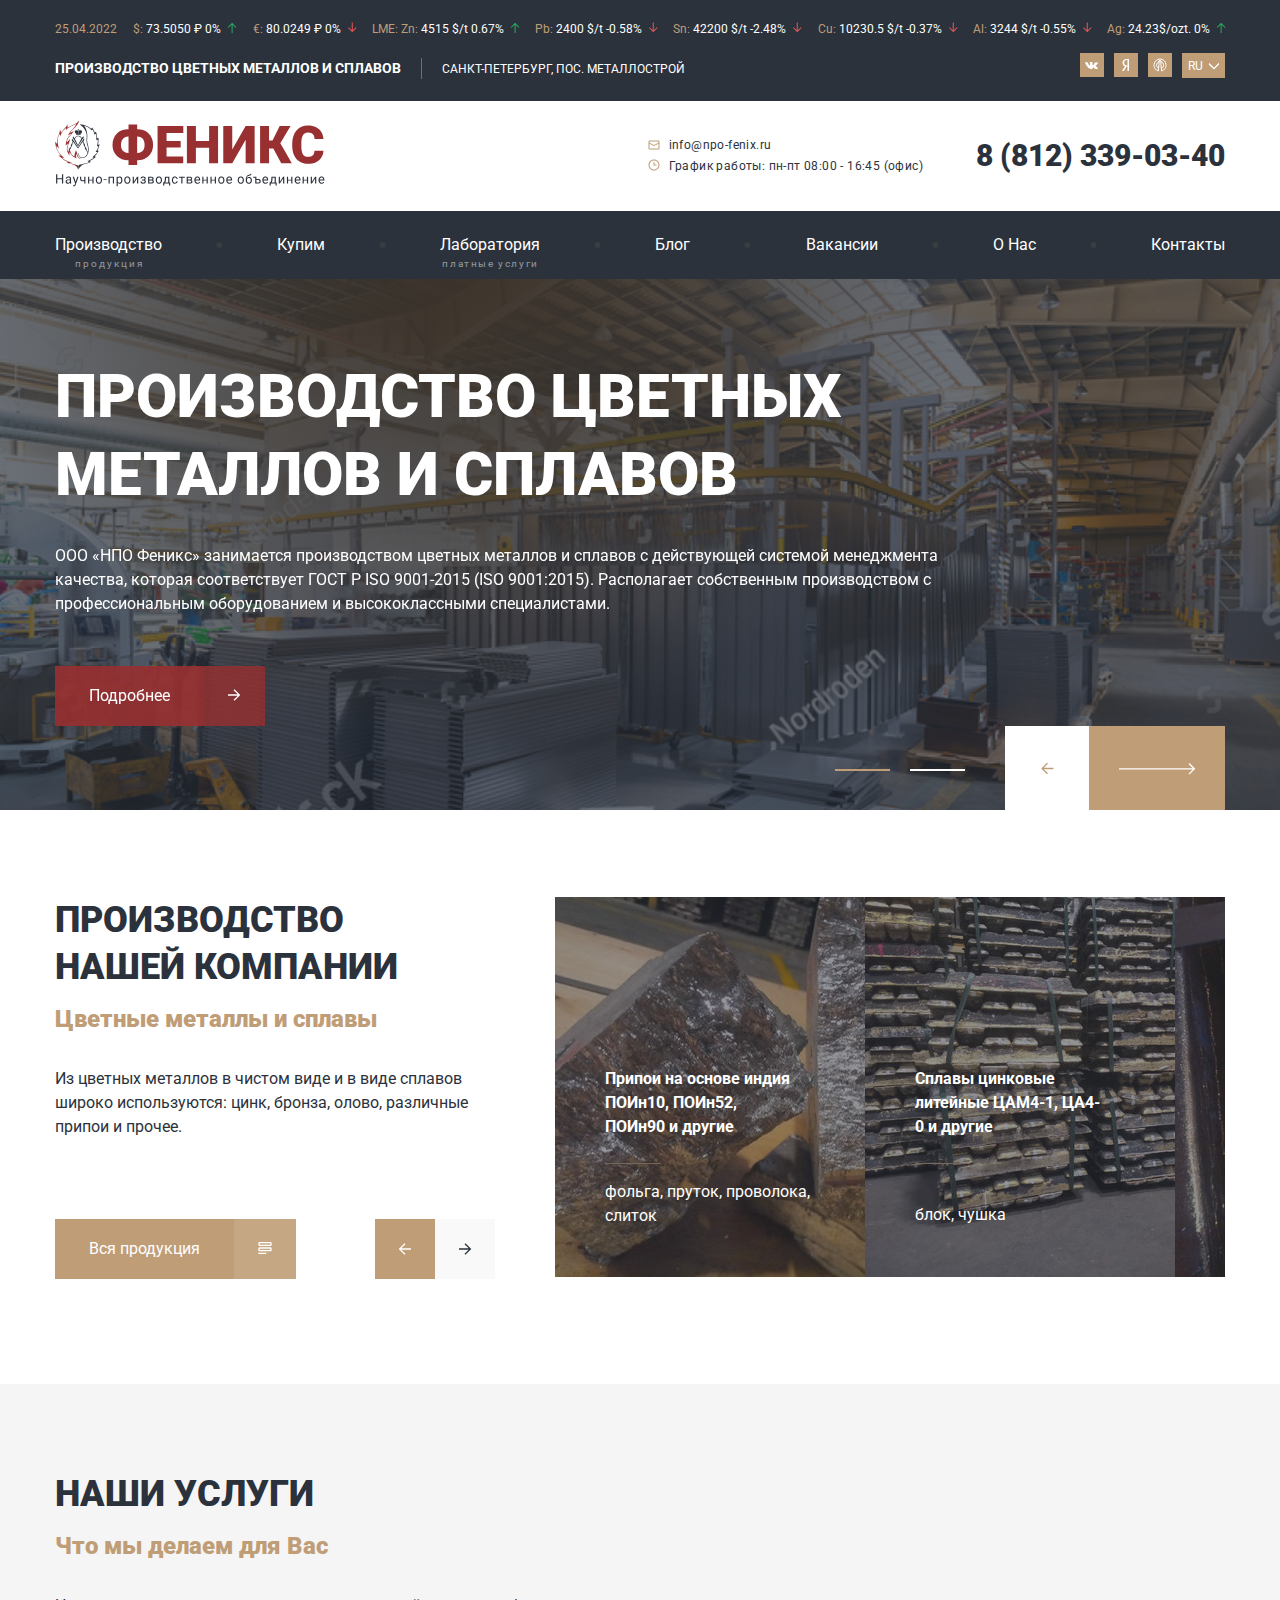
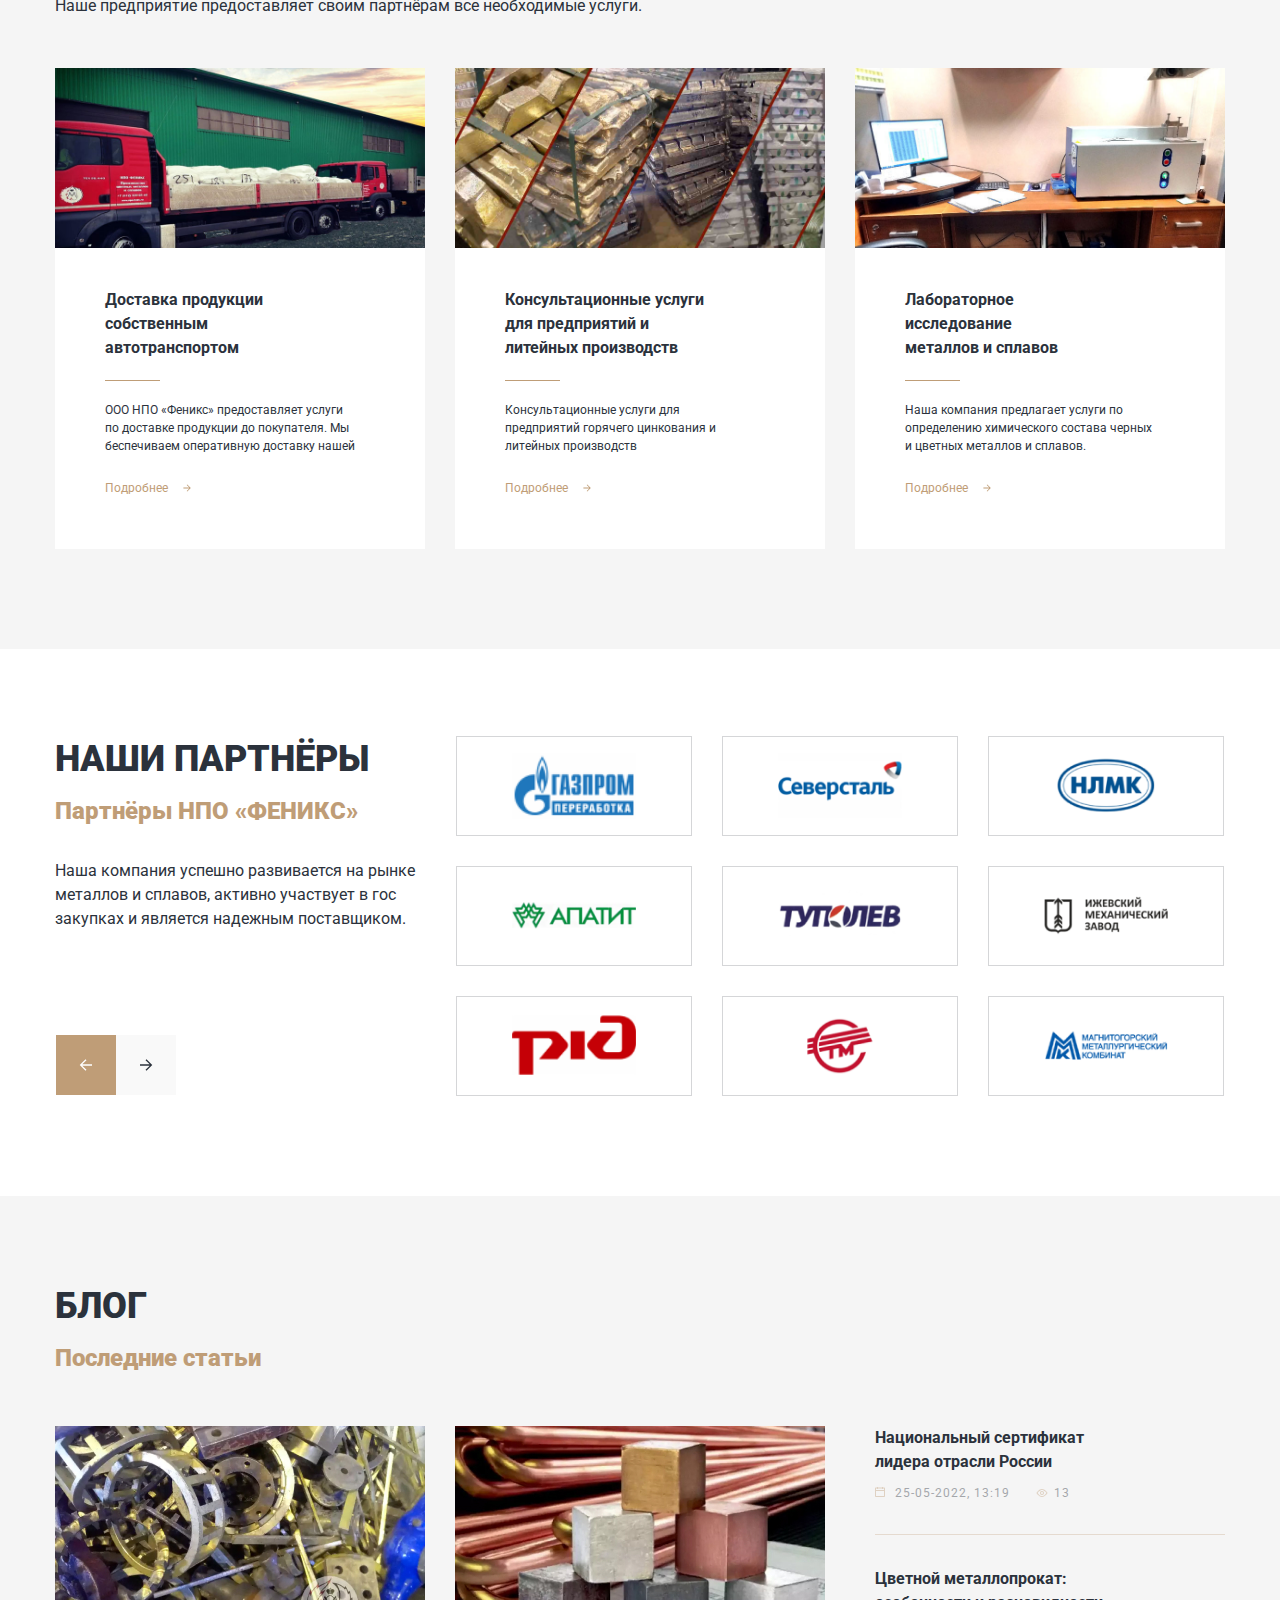
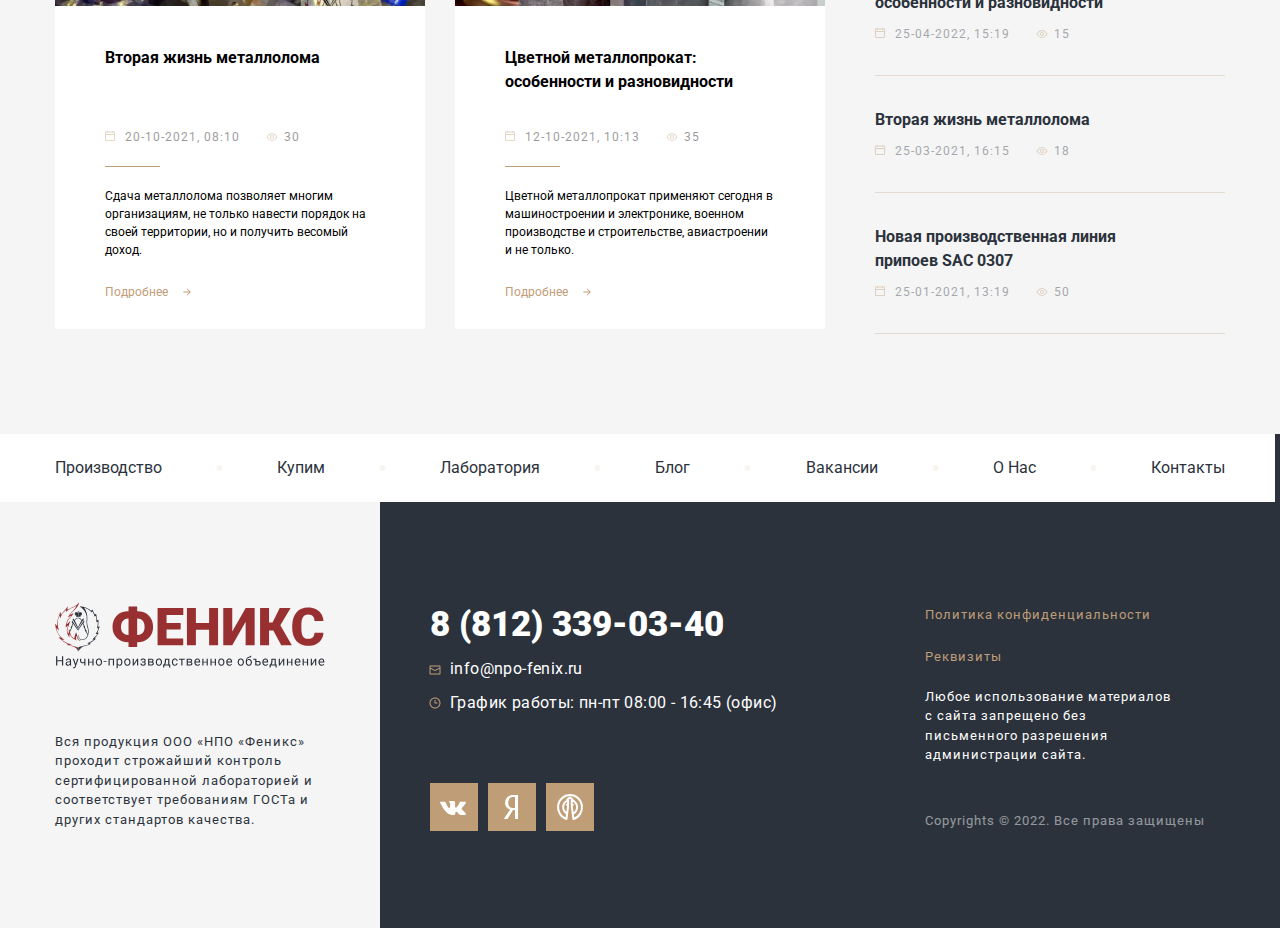
<file: index.html>
<!DOCTYPE html>
<html lang="ru">

<head>
   <meta charset="UTF-8">
   <meta http-equiv="X-UA-Compatible" content="IE=edge">
   <meta name="viewport" content="width=device-width, initial-scale=1.0">
   <title>Феникс</title>
   <link rel="preconnect" href="https://fonts.googleapis.com">
   <link rel="preconnect" href="https://fonts.gstatic.com" crossorigin>
   <link href="https://fonts.googleapis.com/css2?family=Roboto:wght@400;700;900&display=swap" rel="stylesheet">
   <link rel="stylesheet" href="css/style.min.css">
</head>

<body>


   <div class="wrapper">
      <div class="btn__up">&uarr;</div>
      <header class="header">
         <div class="header__inner">
            <div class="header__top">
               <div class="header__top-inner">
                  <div class="container">
                     <ul class="quotations__list">
                        <li class="quotations__item quotations__data">25.04.2022</li>
                        <li class="quotations__item quotations__price price__arrow--up "><span
                              class="quotations__price--color">$:</span>73.5050 ₽ 0%</li>
                        <li class="quotations__item quotations__price price__arrow--down"><span
                              class="quotations__price--color">€:</span>80.0249 ₽ 0%</li>
                        <li class="quotations__item quotations__price price__arrow--up"><span
                              class="quotations__price--color">LME: Zn:</span>4515 $/t 0.67%</li>
                        <li class="quotations__item quotations__price price__arrow--down"><span
                              class="quotations__price--color">Pb:</span>2400 $/t -0.58%</li>
                        <li class="quotations__item quotations__price price__arrow--down"><span
                              class="quotations__price--color">Sn:</span>42200 $/t -2.48%</li>
                        <li class="quotations__item quotations__price price__arrow--down"><span
                              class="quotations__price--color">Cu:</span>10230.5 $/t -0.37%</li>
                        <li class="quotations__item quotations__price price__arrow--down"><span
                              class="quotations__price--color">Al:</span>3244 $/t -0.55%</li>
                        <li class="quotations__item quotations__price price__arrow--up"><span
                              class="quotations__price--color">Ag:</span>24.23$/ozt. 0% </li>
                     </ul>
                     <div class="header__top-info">
                        <div class="top-info__text">
                           <h1 class="top-info__text-description" data-da=".header__body,450,first">производство
                              цветных металлов и сплавов</h1>
                           <p class="top-info__text-address" data-da=".menu__list,760,last">Санкт-Петербург, пос.
                              металлострой</p>
                        </div>
                        <div class="top-info__social">
                           <ul class="top-info__social-list" data-da=".menu__list,465,last">
                              <li class="top-info__social-item">
                                 <a class="top-info__social-link" href="#">
                                    <svg width="24" height="24" viewBox="0 0 24 24" fill="none"
                                       xmlns="http://www.w3.org/2000/svg">
                                       <rect width="24" height="24" fill="#BF9D77" />
                                       <path
                                          d="M17.8792 15.2808C17.8792 15.2329 17.8275 15.2329 17.8275 15.1849C17.6206 14.8014 17.1551 14.3219 16.5344 13.7945C16.2241 13.5548 16.0689 13.363 15.9655 13.2671C15.8103 13.0753 15.8103 12.9315 15.862 12.7397C15.9137 12.5959 16.1206 12.3562 16.4827 11.9247C16.6896 11.6849 16.793 11.5411 16.9482 11.3973C17.7241 10.4384 18.0861 9.81506 17.9827 9.52739L17.931 9.47945C17.8793 9.43151 17.8275 9.38356 17.7241 9.38356C17.6206 9.33562 17.4655 9.33562 17.3103 9.38356H15.3448C15.2931 9.38356 15.293 9.38356 15.1896 9.38356C15.1379 9.38356 15.0862 9.38356 15.0862 9.38356H15.0344H14.9827L14.931 9.4315C14.8793 9.47945 14.8793 9.47945 14.8793 9.52739C14.6724 10.0548 14.4137 10.4863 14.1551 10.9658C14 11.2055 13.8448 11.4452 13.6896 11.637C13.5344 11.8288 13.431 11.9726 13.3275 12.0685C13.2241 12.1644 13.1206 12.2123 13.0689 12.3082C13.0172 12.3562 12.9138 12.4041 12.9138 12.3562C12.862 12.3562 12.8103 12.3562 12.8103 12.3082C12.7586 12.2603 12.7069 12.2123 12.6551 12.1644C12.6034 12.1164 12.6034 12.0205 12.5517 11.9247C12.5517 11.8288 12.5517 11.7329 12.5517 11.6849C12.5517 11.637 12.5517 11.4932 12.5517 11.3973C12.5517 11.2534 12.5517 11.1575 12.5517 11.1096C12.5517 10.9658 12.5517 10.774 12.5517 10.5822C12.5517 10.3904 12.5517 10.2466 12.5517 10.1507C12.5517 10.0548 12.5517 9.91096 12.5517 9.81507C12.5517 9.67123 12.5517 9.57534 12.5517 9.52739C12.5517 9.47945 12.5 9.38356 12.5 9.33562C12.4482 9.28767 12.3965 9.23972 12.3448 9.19178C12.2931 9.14383 12.1896 9.14383 12.1379 9.09589C11.8793 9.04794 11.5689 9 11.2069 9C10.3793 9 9.81033 9.04795 9.60343 9.14384C9.49998 9.19178 9.39653 9.23972 9.34481 9.33562C9.24136 9.43151 9.24136 9.47945 9.29308 9.47945C9.5517 9.5274 9.7586 9.62328 9.86205 9.76712L9.91378 9.86302C9.9655 9.91096 9.96549 10.0068 10.0172 10.1507C10.0689 10.2945 10.0689 10.4384 10.0689 10.6301C10.0689 10.9178 10.0689 11.2055 10.0689 11.3973C10.0689 11.637 10.0172 11.7808 10.0172 11.9247C10.0172 12.0685 9.9655 12.1644 9.91378 12.2123C9.86205 12.3082 9.86205 12.3562 9.81032 12.3562C9.81032 12.3562 9.81032 12.4041 9.75859 12.4041C9.70687 12.4041 9.65515 12.4521 9.5517 12.4521C9.49998 12.4521 9.39653 12.4041 9.34481 12.3562C9.24136 12.3082 9.13791 12.2123 9.08619 12.1164C8.98274 12.0205 8.87929 11.8767 8.77584 11.6849C8.6724 11.4931 8.51722 11.3014 8.41377 11.0137L8.31033 10.8219C8.25861 10.726 8.15516 10.5342 8.05171 10.2945C7.94827 10.0548 7.84481 9.86302 7.74137 9.62329C7.68964 9.5274 7.63793 9.47945 7.5862 9.4315H7.53447C7.53447 9.4315 7.48274 9.38356 7.43102 9.38356C7.3793 9.38356 7.32758 9.33562 7.27586 9.33562H5.41379C5.2069 9.33562 5.10345 9.38356 5.05173 9.4315L5 9.47945C5 9.47945 5 9.5274 5 9.57534C5 9.62329 5 9.67123 5.05173 9.76712C5.31035 10.3425 5.62069 10.9178 5.93103 11.4932C6.24137 12.0205 6.55172 12.5 6.75862 12.8356C7.01724 13.1712 7.22413 13.5069 7.48275 13.7945C7.74137 14.0822 7.89654 14.274 7.94826 14.3699C8.05171 14.4658 8.10343 14.5137 8.15515 14.5616L8.31033 14.7055C8.41378 14.8014 8.56895 14.9452 8.77584 15.089C8.98274 15.2329 9.24136 15.3767 9.49998 15.5205C9.75859 15.6644 10.0689 15.7603 10.3793 15.8562C10.7414 15.9521 11.0517 16 11.362 15.9521H12.1379C12.2931 15.9521 12.3965 15.9041 12.5 15.8082L12.5517 15.7603C12.5517 15.7123 12.6034 15.7123 12.6034 15.6644C12.6034 15.6164 12.6034 15.5685 12.6034 15.4726C12.6034 15.2808 12.6034 15.137 12.6551 14.9932C12.7069 14.8493 12.7069 14.7534 12.7586 14.6575C12.8103 14.5616 12.862 14.5137 12.9138 14.4658C12.9655 14.4178 13.0172 14.3699 13.0172 14.3699H13.0689C13.1724 14.3219 13.3275 14.3699 13.431 14.4658C13.5862 14.5616 13.7413 14.7055 13.8448 14.8493C13.9482 14.9932 14.1034 15.137 14.3103 15.3288C14.5172 15.5206 14.6724 15.6644 14.7758 15.7123L14.931 15.8082C15.0344 15.8562 15.1379 15.9041 15.2931 15.9521C15.4482 16 15.5517 16 15.6551 16L17.4137 15.9521C17.5689 15.9521 17.7241 15.9041 17.8275 15.8562C17.931 15.8082 17.9827 15.7603 17.9827 15.6644C17.9827 15.6164 17.9827 15.5206 17.9827 15.4726C17.8792 15.3767 17.8792 15.3288 17.8792 15.2808Z"
                                          fill="white" />
                                    </svg>
                                 </a>
                              </li>
                              <li class="top-info__social-item">
                                 <a class="top-info__social-link" href="#">
                                    <svg width="24" height="24" viewBox="0 0 24 24" fill="none"
                                       xmlns="http://www.w3.org/2000/svg">
                                       <rect width="24" height="24" fill="#BF9D77" />
                                       <path
                                          d="M13.4987 12.528H12.6797C11.3928 12.528 10.1449 11.7601 10.1449 9.83991C10.1449 7.84006 11.3149 7.02401 12.5042 7.02401H13.4987V12.528ZM14.7855 6H12.5629C10.3786 6 8.52674 7.36023 8.52674 10.0001C8.52674 11.5841 9.4236 12.7521 11.0226 13.3278L8.0391 17.7439C7.94147 17.8879 8.0391 18 8.19489 18H9.57939C9.69623 18 9.77466 17.968 9.8136 17.8879L12.5239 13.552H13.4987V17.8879C13.4987 17.9361 13.5573 18 13.6352 18H14.8442C14.9611 18 15 17.9518 15 17.8722V6.1598C15 6.04816 14.9221 6 14.7855 6Z"
                                          fill="white" />
                                    </svg>
                                 </a>
                              </li>
                              <li class="top-info__social-item">
                                 <a class="top-info__social-link" href="#">
                                    <svg width="24" height="24" viewBox="0 0 24 24" fill="none"
                                       xmlns="http://www.w3.org/2000/svg">
                                       <rect width="24" height="24" fill="#BF9D77" />
                                       <path
                                          d="M12.888 8.61275C13.6073 8.7914 14.2524 9.1987 14.7302 9.77585C15.2079 10.353 15.4936 11.0702 15.5461 11.8238C15.5985 12.5775 15.415 13.3286 15.022 13.9689C14.629 14.6092 14.0468 15.1055 13.3594 15.3861M13.3594 15.3861L12.8676 11.4559L13.4095 10.8137H12.8528L12.8918 8.61279V8.53135H13.3038V8.24534L11.962 7.24903L10.6202 8.24534V8.53324H11.0322L11.0323 8.6696M13.3594 15.3861L13.6879 18C15.07 17.5865 16.2602 16.6794 17.0412 15.4443C17.8222 14.2093 18.1419 12.7287 17.9418 11.273C17.7418 9.81736 17.0353 8.48369 15.9515 7.51561C14.8678 6.54752 13.4789 6.00962 12.0387 6.00013C10.5985 5.99064 9.20301 6.5102 8.10707 7.46393C7.01113 8.41765 6.28789 9.7419 6.06944 11.1948C5.85098 12.6477 6.15188 14.1324 6.91719 15.3776C7.68251 16.6228 8.86115 17.5456 10.2379 17.9773L10.5757 15.3028L11.0582 11.4502L10.5163 10.8081H11.073L11.0323 8.6696M11.0323 8.6696C10.3604 8.88274 9.76716 9.29791 9.33025 9.86081C8.89334 10.4237 8.63309 11.1081 8.58356 11.8244C8.53403 12.5408 8.69752 13.2557 9.05264 13.8756C9.40777 14.4956 9.93798 14.9917 10.5739 15.299"
                                          stroke="white" stroke-linecap="round" stroke-linejoin="round" />
                                    </svg>
                                 </a>
                              </li>
                              <li class="top-info__social-item">
                                 <div class="language-switch__box" data-spollers>
                                    <div class="select__language-body">
                                       <span class="select__language">RU</span>
                                       <button class="language-switch__btn" data-spoller></button>
                                       <ul class="select__language-list">
                                          <li class="select__language-item">
                                             <a class="select__language-link" href="#">EN</a>
                                          </li>
                                          <li class="select__language-item">
                                             <a class="select__language-link" href="#">DEU</a>
                                          </li>
                                          <li class="select__language-item">
                                             <a class="select__language-link" href="#">FR</a>
                                          </li>
                                       </ul>
                                    </div>
                                 </div>
                              </li>
                           </ul>
                        </div>
                     </div>
                  </div>
               </div>
            </div>

            <div class="header__body">
               <div class="container">
                  <div class="header__body-inner">
                     <a class="header__logo" href="#">
                        <img class="header__logo-img" src="images/logo.svg" alt="логотип">
                     </a>
                     <div class="header__body-contacts" data-da=".menu__list,600,last">
                        <div class="contacts__info">
                           <a class="contacts__info-mail" href="mailto:info@npo-fenix.ru">info@npo-fenix.ru</a>
                           <p class="contacts__info-schedule">График работы: пн-пт 08:00 - 16:45 (офис)</p>
                        </div>
                        <div class="contacts__phone">
                           <a class="contacts__phone-number" href="tel:88123390340">8 (812) 339-03-40</a>
                        </div>
                     </div>
                     <a class="mobile-phone" href="tel:88123390340">
                        <img class="mobile-phone__img" src="images/icons/phone-mobile.svg" alt="">
                     </a>
                     <div class="icon-menu__inner">
                        <button type="button" class="icon-menu"><span></span></button>
                     </div>
                  </div>
               </div>
            </div>

            <div class="header__bottom">
               <div class="container">
                  <nav class="menu">
                     <ul class="menu__list">
                        <li class="menu__item">
                           <a class="menu__link " href="production-page.html">
                              Производство
                              <span class="products__sub-text">продукция</span>
                           </a>
                        </li>
                        <li class="menu__item">
                           <a class="menu__link" href="buy-page.html">Купим</a>
                        </li>
                        <li class="menu__item">
                           <a class="menu__link" href="laboratory-page.html">
                              Лаборатория
                              <span class="products__sub-text products__sub-text-lab ">платные услуги</span>
                           </a>
                        </li>
                        <li class="menu__item">
                           <a class="menu__link" href="blog-page.html">Блог</a>
                        </li>
                        <li class=" menu__item">
                           <a class="menu__link" href="vacancies-page.html">Вакансии</a>
                        </li>
                        <li class="menu__item">
                           <a class="menu__link" href="about-page.html">О Нас</a>
                        </li>
                        <li class="menu__item">
                           <a class="menu__link" href="contacts-page.html">Контакты</a>
                        </li>
                     </ul>
                  </nav>
               </div>
            </div>
         </div>

         <div class="header__content">
            <div class="header__color-circle">
               <div class="header__dark-bg"></div>
               <div class="container">
                  <div class="header__content-slider">
                     <div class="header-slider">
                        <div class="header-slider__item">
                           <h2 class="header-slider__title">Производство цветных <br> металлов и сплавов</h2>
                           <p class="header-slider__info  header-slider__info-two">
                              ООО «НПО Феникс» занимается производством цветных металлов и сплавов с действующей
                              системой менеджмента качества, которая соответствует ГОСТ Р ISO 9001-2015 (ISO 9001:2015).
                              Располагает собственным производством с профессиональным оборудованием и высококлассными
                              специалистами.
                           </p>
                           <a class="header-slider__btn" href="production-page.html">
                              <p class="slider__btn-text">
                                 Подробнее
                              </p>
                              <p class="slider__btn-img">
                                 <svg width="13" height="12" viewBox="0 0 13 12" fill="none"
                                    xmlns="http://www.w3.org/2000/svg">
                                    <path fill-rule="evenodd" clip-rule="evenodd"
                                       d="M9.72386 6.66672H0V5.33338H9.72386L5.5286 1.13812L6.47141 0.195312L12.2761 6.00005L6.47141 11.8048L5.5286 10.862L9.72386 6.66672Z"
                                       fill="white" />
                                 </svg>
                              </p>
                           </a>
                        </div>

                        <div class="header-slider__item">
                           <h2 class="header-slider__title">Собственная <br> лаборатория</h2>
                           <p class="header-slider__info">
                              ООО НПО «Феникс» обладает собственной, аккредитованной и сертифицированной лабораторией по
                              определению химического состава черных и цветных металлов и их сплавов.
                           </p>
                           <a class="header-slider__btn" href="laboratory-page.html">
                              <p class="slider__btn-text">
                                 Подробнее
                              </p>
                              <p class="slider__btn-img">
                                 <svg width="13" height="12" viewBox="0 0 13 12" fill="none"
                                    xmlns="http://www.w3.org/2000/svg">
                                    <path fill-rule="evenodd" clip-rule="evenodd"
                                       d="M9.72386 6.66672H0V5.33338H9.72386L5.5286 1.13812L6.47141 0.195312L12.2761 6.00005L6.47141 11.8048L5.5286 10.862L9.72386 6.66672Z"
                                       fill="white" />
                                 </svg>
                              </p>
                           </a>
                        </div>

                     </div>
                  </div>
               </div>
            </div>
         </div>
      </header>

      <main class="main">
         <section class="production">
            <div class="container">
               <div class="production__inner">
                  <div class="production__content">
                     <div class="section-title__block  production-title__block">
                        <h2 class="section-title production-title">Производство нашей компании</h2>
                        <h5 class="section__sub-title production__sub-title">Цветные металлы и сплавы</h5>
                        <p class="section-title__text production-title__text">
                           Из цветных металлов в чистом виде и в виде сплавов широко используются: цинк, бронза, олово,
                           различные припои и прочее.
                        </p>
                     </div>
                     <a class="header-slider__btn  production-slider__btn " href="production-page.html"
                        data-da=".production-slider__inner,767,last">
                        <p class="slider__btn-text  production__btn-text">
                           Вся продукция
                        </p>
                        <p class="slider__btn-img production__btn-img  ">
                           <svg width="14" height="12" viewBox="0 0 14 12" fill="none"
                              xmlns="http://www.w3.org/2000/svg">
                              <path fill-rule="evenodd" clip-rule="evenodd"
                                 d="M12.4532 0H1.54415C0.874716 0 0.332031 0.596954 0.332031 1.33333V2.66667C0.332031 3.40305 0.874716 4 1.54415 4H12.4532C13.1227 4 13.6654 3.40305 13.6654 2.66667V1.33333C13.6654 0.596954 13.1227 0 12.4532 0ZM1.54415 5.33301H12.4532C13.1227 5.33301 13.6654 5.92996 13.6654 6.66634V7.99967C13.6654 8.73605 13.1227 9.33301 12.4532 9.33301H1.54415C0.874716 9.33301 0.332031 8.73605 0.332031 7.99967V6.66634C0.332031 5.92996 0.874716 5.33301 1.54415 5.33301ZM1.66406 6.66602V7.99935H12.3307V6.66602H1.66406ZM1.66406 1.33301V2.66634H12.3307V1.33301H1.66406ZM8.33203 10.667H0.332031V12.0003H8.33203V10.667Z"
                                 fill="white" />
                           </svg>
                        </p>
                     </a>
                  </div>
                  <div class="production-slider__inner">
                     <div class="production-slider">
                        <div class="production-slider__item">
                           <a class="production-slider__item-inner" href="production-page.html">
                              <div class="production-title__body">
                                 <p class="production-slider__title">
                                    Припои на основе индия ПОИн10, ПОИн52, ПОИн90 и другие
                                 </p>
                                 <p class="production-slider__text">
                                    фольга, пруток, проволока, слиток
                                 </p>
                              </div>
                              <div class="production-slider__img">
                                 <img class="production__img" src="images/slider-production/11.jpg" alt="">
                              </div>
                           </a>
                        </div>
                        <div class="production-slider__item">
                           <a class="production-slider__item-inner" href="production-page.html">
                              <div class="production-title__body">
                                 <p class="production-slider__title">
                                    Сплавы цинковые литейные ЦАМ4-1, ЦА4-0 и другие
                                 </p>
                                 <p class="production-slider__text">
                                    блок, чушка
                                 </p>
                              </div>
                              <div class="production-slider__img">
                                 <img class="production__img" src="images/slider-production/12.jpg" alt="">
                              </div>
                           </a>
                        </div>
                        <div class="production-slider__item">
                           <a class="production-slider__item-inner" href="production-page.html">
                              <div class="production-title__body">
                                 <p class="production-slider__title">
                                    Олово О1, О1 пч, О2
                                 </p>
                                 <p class="production-slider__text">
                                    чушка, пруток, проволока, аноды, гранулы
                                 </p>
                              </div>
                              <div class="production-slider__img">
                                 <img class="production__img" src="images/slider-production/13.jpg" alt="">
                              </div>
                           </a>
                        </div>
                     </div>
                  </div>
               </div>
            </div>
         </section>

         <section class="services">
            <div class="container">
               <div class="section-title__block  services-title__block">
                  <h2 class="section-title services-title">Наши услуги</h2>
                  <h5 class="section__sub-title services__sub-title">Что мы делаем для Вас</h5>
                  <p class="section-title__text services-title__text">
                     Наше предприятие предоставляет своим партнёрам все необходимые услуги.
                  </p>
               </div>
               <div class="services__inner">
                  <ul class="services__items">
                     <li class="services__item">
                        <div class="services__body">
                           <div class="services__hover-logo">
                              <div class="services__picture">
                                 <img class="services__images" src="images/services/1.jpg" alt="изображение ">
                              </div>
                           </div>
                           <div class="services__info">
                              <p class="services__title">
                                 Доставка продукции собственным автотранспортом
                              </p>
                              <p class="services__text">
                                 ООО НПО «Феникс» предоставляет услуги по доставке продукции до покупателя. Мы
                                 беспечиваем
                                 оперативную доставку нашей
                              </p>
                              <a class="services__btn" href="shipping-page.html">
                                 Подробнее
                                 <svg width="10" height="10" viewBox="0 0 10 10" fill="none"
                                    xmlns="http://www.w3.org/2000/svg">
                                    <path fill-rule="evenodd" clip-rule="evenodd"
                                       d="M7.79289 5.50004H0.5V4.50004H7.79289L4.64645 1.35359L5.35355 0.646484L9.70711 5.00004L5.35355 9.35359L4.64645 8.64649L7.79289 5.50004Z"
                                       fill="#BF9D77" />
                                 </svg>
                              </a>
                           </div>
                        </div>
                     </li>
                     <li class="services__item">
                        <div class="services__body">
                           <div class="services__hover-logo">
                              <div class="services__picture">
                                 <img class="services__images" src="images/services/2.png" alt="изображение ">
                              </div>
                           </div>
                           <div class="services__info">
                              <p class="services__title">
                                 Консультационные услуги для предприятий и литейных производств
                              </p>
                              <p class="services__text">
                                 Консультационные услуги для предприятий горячего цинкования и литейных производств
                              </p>
                              <a class="services__btn" href="consultations-page.html">
                                 Подробнее
                                 <svg width="10" height="10" viewBox="0 0 10 10" fill="none"
                                    xmlns="http://www.w3.org/2000/svg">
                                    <path fill-rule="evenodd" clip-rule="evenodd"
                                       d="M7.79289 5.50004H0.5V4.50004H7.79289L4.64645 1.35359L5.35355 0.646484L9.70711 5.00004L5.35355 9.35359L4.64645 8.64649L7.79289 5.50004Z"
                                       fill="#BF9D77" />
                                 </svg>
                              </a>
                           </div>
                        </div>
                     </li>
                     <li class="services__item">
                        <div class="services__body">
                           <div class="services__hover-logo">
                              <div class="services__picture">
                                 <img class="services__images" src="images/services/3.jpg" alt="изображение ">
                              </div>
                           </div>
                           <div class="services__info">
                              <p class="services__title">
                                 Лабораторное исследование <br> металлов и сплавов
                              </p>
                              <p class="services__text">
                                 Наша компания предлагает услуги по определению химического состава черных и цветных
                                 металлов и сплавов.
                              </p>
                              <a class="services__btn" href="laboratory-page.html">
                                 Подробнее
                                 <svg width="10" height="10" viewBox="0 0 10 10" fill="none"
                                    xmlns="http://www.w3.org/2000/svg">
                                    <path fill-rule="evenodd" clip-rule="evenodd"
                                       d="M7.79289 5.50004H0.5V4.50004H7.79289L4.64645 1.35359L5.35355 0.646484L9.70711 5.00004L5.35355 9.35359L4.64645 8.64649L7.79289 5.50004Z"
                                       fill="#BF9D77" />
                                 </svg>
                              </a>
                           </div>
                        </div>
                     </li>
                  </ul>
               </div>
            </div>
         </section>

         <section class="partners">
            <div class="container">
               <div class="partners__inner">
                  <div class="partners__content">
                     <div class="section-title__block  partners-title__block">
                        <h2 class="section-title partners-title">Наши партнёры</h2>
                        <h5 class="section__sub-title partners__sub-title">Партнёры НПО «ФЕНИКС»</h5>
                        <p class="section-title__text partners-title__text">
                           Наша компания успешно развивается на рынке металлов и сплавов, активно участвует в гос
                           закупках
                           и
                           является надежным поставщиком.
                        </p>
                     </div>
                  </div>
                  <div class="partners-slider__inner">
                     <div class="partners-slider">
                        <div class="partners-slider__item">
                           <ul class="list__items">
                              <li class="list__item">
                                 <img class="partners-slider__img" src="images/slider-partners/1.png" alt="">
                              </li>
                              <li class="list__item">
                                 <img class="partners-slider__img" src="images/slider-partners/2.png" alt="">
                              </li>
                              <li class="list__item">
                                 <img class="partners-slider__img" src="images/slider-partners/3.png" alt="">
                              </li>
                              <li class="list__item">
                                 <img class="partners-slider__img" src="images/slider-partners/4.png" alt="">
                              </li>
                              <li class="list__item">
                                 <img class="partners-slider__img" src="images/slider-partners/5.png" alt="">
                              </li>
                              <li class="list__item">
                                 <img class="partners-slider__img" src="images/slider-partners/6.png" alt="">
                              </li>
                              <li class="list__item">
                                 <img class="partners-slider__img" src="images/slider-partners/7.png" alt="">
                              </li>
                              <li class="list__item">
                                 <img class="partners-slider__img" src="images/slider-partners/8.png" alt="">
                              </li>
                              <li class="list__item">
                                 <img class="partners-slider__img" src="images/slider-partners/9.png" alt="">
                              </li>
                           </ul>
                        </div>
                        <div class="partners-slider__item">
                           <ul class="list__items">
                              <li class="list__item">
                                 <img class="partners-slider__img" src="images/slider-partners/10.png" alt="">
                              </li>
                              <li class="list__item">
                                 <img class="partners-slider__img" src="images/slider-partners/11.png" alt="">
                              </li>
                              <li class="list__item">
                                 <img class="partners-slider__img" src="images/slider-partners/12.png" alt="">
                              </li>
                              <li class="list__item">
                                 <img class="partners-slider__img" src="images/slider-partners/13.png" alt="">
                              </li>
                              <li class="list__item">
                                 <img class="partners-slider__img" src="images/slider-partners/14.png" alt="">
                              </li>
                              <li class="list__item">
                                 <img class="partners-slider__img" src="images/slider-partners/15.png" alt="">
                              </li>
                              <li class="list__item">
                                 <img class="partners-slider__img" src="images/slider-partners/16.png" alt="">
                              </li>
                              <li class="list__item">
                                 <img class="partners-slider__img" src="images/slider-partners/17.png" alt="">
                              </li>
                              <li class="list__item">
                                 <img class="partners-slider__img" src="images/slider-partners/18.png" alt="">
                              </li>
                           </ul>
                        </div>
                     </div>
                  </div>
               </div>
            </div>
         </section>

         <section class="blog">
            <div class="container">
               <div class="section-title__block  blog-title__block">
                  <h2 class="section-title blog-title">Блог</h2>
                  <h5 class="section__sub-title blog__sub-title">Последние статьи</h5>
               </div>
               <div class="blog__inner">
                  <div class="blog__body">
                     <ul class=" blog__items">
                        <li class=" blog__item">
                           <div class="blog__body-inner">
                              <div class="blog__picture">
                                 <img class="blog__images" src="images/blog-1.jpg" alt="изображение ">
                              </div>
                              <div class="blog__info ">
                                 <div class="blog__info-wrapper">
                                    <h3 class="blog__title ">
                                       Вторая жизнь металлолома
                                    </h3>
                                    <p class="blog__data ">
                                       20-10-2021, 08:10
                                       <span class="blog__data-number">30</span>
                                    </p>
                                    <p class="blog__text">
                                       Сдача металлолома позволяет многим организациям, не только навести порядок на
                                       своей
                                       территории, но и получить весомый доход.
                                    </p>
                                 </div>
                                 <a class="blog__btn" href="blog-page.html">
                                    Подробнее
                                    <svg width="10" height="10" viewBox="0 0 10 10" fill="none"
                                       xmlns="http://www.w3.org/2000/svg">
                                       <path fill-rule="evenodd" clip-rule="evenodd"
                                          d="M7.79289 5.50004H0.5V4.50004H7.79289L4.64645 1.35359L5.35355 0.646484L9.70711 5.00004L5.35355 9.35359L4.64645 8.64649L7.79289 5.50004Z"
                                          fill="#BF9D77" />
                                    </svg>
                                 </a>
                              </div>
                           </div>
                        </li>
                        <li class=" blog__item">
                           <div class="blog__body-inner">
                              <div class="blog__picture">
                                 <img class="blog__images" src="images/blog-2.jpg" alt="изображение ">
                              </div>
                              <div class="blog__info ">
                                 <div class="blog__info-wrapper">
                                    <h3 class="blog__title ">
                                       Цветной металлопрокат: особенности и разновидности
                                    </h3>
                                    <p class="blog__data ">
                                       12-10-2021, 10:13
                                       <span class="blog__data-number">35</span>
                                    </p>
                                    <p class="blog__text">
                                       Цветной металлопрокат применяют сегодня в машиностроении и электронике,
                                       военном
                                       производстве и строительстве, авиастроении и не только.
                                    </p>
                                 </div>
                                 <a class="blog__btn" href="blog-page.html">
                                    Подробнее
                                    <svg width="10" height="10" viewBox="0 0 10 10" fill="none"
                                       xmlns="http://www.w3.org/2000/svg">
                                       <path fill-rule="evenodd" clip-rule="evenodd"
                                          d="M7.79289 5.50004H0.5V4.50004H7.79289L4.64645 1.35359L5.35355 0.646484L9.70711 5.00004L5.35355 9.35359L4.64645 8.64649L7.79289 5.50004Z"
                                          fill="#BF9D77" />
                                    </svg>
                                 </a>
                              </div>
                           </div>
                        </li>
                     </ul>
                  </div>
                  <aside class="blog__aside">
                     <div class="aside-blog__inner">
                        <ul class="aside-blog__items">
                           <li class="aside-blog__item">
                              <a class="aside-item__box" href="blog-page.html">
                                 <div class="aside__info-wrapper ">
                                    <h3 class="aside-item__title">
                                       Национальный сертификат лидера отрасли России
                                    </h3>
                                    <p class="aside__data ">
                                       25-05-2022, 13:19
                                       <span class="aside__data-number">13</span>
                                    </p>
                                 </div>
                              </a>
                           </li>
                           <li class="aside-blog__item">
                              <a class="aside-item__box" href="blog-page.html">
                                 <div class=" aside__info-wrapper ">
                                    <h3 class="aside-item__title">
                                       Цветной металлопрокат: особенности и разновидности
                                    </h3>
                                    <p class="aside__data ">
                                       25-04-2022, 15:19
                                       <span class="aside__data-number">15</span>
                                    </p>
                                 </div>
                              </a>
                           </li>
                           <li class="aside-blog__item">
                              <a class="aside-item__box" href="blog-page.html">
                                 <div class=" aside__info-wrapper ">
                                    <h3 class="aside-item__title">
                                       Вторая жизнь металлолома
                                    </h3>
                                    <p class="aside__data ">
                                       25-03-2021, 16:15
                                       <span class="aside__data-number">18</span>
                                    </p>
                                 </div>
                              </a>
                           </li>
                           <li class="aside-blog__item">
                              <a class="aside-item__box" href="blog-page.html">
                                 <div class=" aside__info-wrapper ">
                                    <h3 class="aside-item__title">
                                       Новая производственная линия припоев SAC 0307
                                    </h3>
                                    <p class="aside__data ">
                                       25-01-2021, 13:19
                                       <span class="aside__data-number">50</span>
                                    </p>
                                 </div>
                              </a>
                           </li>
                        </ul>
                     </div>
                  </aside>
               </div>
            </div>
         </section>

      </main>

      <footer class="footer">
         <div class="footer__inner">
            <div class="footer__top">
               <div class="container">
                  <nav class="menu footer__menu">
                     <ul class="menu__list">
                        <li class="menu__item">
                           <a class="menu__link  footer-menu__link" href="production-page.html">
                              Производство
                              <span class="products__sub-text">продукция</span>
                           </a>
                        </li>
                        <li class="menu__item">
                           <a class="menu__link  footer-menu__link" href="buy-page.html">Купим</a>
                        </li>
                        <li class="menu__item">
                           <a class="menu__link  footer-menu__link" href="laboratory-page.html">
                              Лаборатория
                              <span class="products__sub-text products__sub-text-lab ">платные услуги</span>
                           </a>
                        </li>
                        <li class="menu__item">
                           <a class="menu__link  footer-menu__link" href="blog-page.html">Блог</a>
                        </li>
                        <li class="menu__item">
                           <a class="menu__link  footer-menu__link" href="vacancies-page.html">Вакансии</a>
                        </li>
                        <li class="menu__item">
                           <a class="menu__link  footer-menu__link" href="about-page.html">О Нас</a>
                        </li>
                        <li class="menu__item">
                           <a class="menu__link  footer-menu__link" href="contacts-page.html">Контакты</a>
                        </li>
                     </ul>
                  </nav>
               </div>
            </div>
            <div class="footer__bottom-inner ">
               <div class="container">
                  <div class="footer__bottom">
                     <div class="footer__info">
                        <a class="footer__logo" href="#">
                           <img class="footer__logo-img" src="images/logo.svg" alt="логотип">
                        </a>
                        <p class="footer__description">
                           Вся продукция ООО «НПО «Феникс» проходит строжайший контроль сертифицированной лабораторией и
                           соответствует требованиям ГОСТа и других стандартов качества.
                        </p>
                        <div class="footer-menu__mobile   mobile-spollers__block">
                           <div class="mobile-spollers__body mobile-spollers__body-actions ">
                              <div class="mobile-spollers__items-inner">
                                 <div class="mobile-spollers__body-inner block" data-spollers="790,max">
                                    <button type="button" data-spoller class="spoller-btn block__title">
                                       Наши услуги
                                    </button>
                                    <div class="footer-spoller__list">
                                       <ul class="footer-spoller__item ">
                                          <li class="footer-spoller__list">
                                             <a class="footer-spoller__link" href="#">Доставка продукции собственным
                                                автотранспортом</a>
                                             <a class="footer-spoller__link" href="#">Консультационные услуги для
                                                предприятий и литейных производств</a>
                                             <a class="footer-spoller__link" href="#">Лабораторное исследование металлов
                                                и сплавов</a>
                                          </li>
                                       </ul>
                                    </div>
                                 </div>
                                 <div class="mobile-spollers__body-inner block" data-spollers="790,max">
                                    <button type="button" data-spoller class="spoller-btn block__title">
                                       Производство
                                    </button>
                                    <div class="footer-spoller__list">
                                       <ul class="footer-spoller__item ">
                                          <li class="footer-spoller__list">
                                             <a class="footer-spoller__link" href="#">Бронза оловянистая в чушках
                                                Бр05Ц6С5, БрО8Ц4, БрО10Ф1 и другие</a>
                                             <a class="footer-spoller__link" href="#">Припои на основе индия ПОИн10,
                                                ПОИн52, ПОИн90 и другие (фольга, пруток, проволока, слиток)</a>
                                             <a class="footer-spoller__link" href="#">Сурьма Су1 (чушка)</a>
                                             <a class="footer-spoller__link" href="#">Показать больше</a>
                                          </li>
                                       </ul>
                                    </div>
                                 </div>
                                 <div class="mobile-spollers__body-inner block" data-spollers="790,max">
                                    <button type="button" data-spoller class="spoller-btn block__title">
                                       Полезные ссылки
                                    </button>
                                    <div class="footer-spoller__list">
                                       <ul class="footer-spoller__item ">
                                          <li class="footer-spoller__list">
                                             <a class="footer-spoller__link" href="#">О Компании</a>
                                             <a class="footer-spoller__link" href="#">Цветные металлы и сплавы</a>
                                             <a class="footer-spoller__link" href="#">Отзывы о НПО Феникс</a>
                                          </li>
                                       </ul>
                                    </div>
                                 </div>
                              </div>
                           </div>
                        </div>
                     </div>
                     <div class="footer__contact">
                        <ul class="footer-contact__items">
                           <li class="footer-contact__item footer-contact__item-number">
                              <div class="footer-contacts__phone">
                                 <a class="  footer-contacts__phone-number " href="tel:88123390340">8
                                    (812) 339-03-40</a>
                              </div>
                              <div class="contacts__info">
                                 <a class="contacts__info-mail footer-contacts__info-mail"
                                    href="mailto:info@npo-fenix.ru">info@npo-fenix.ru</a>
                                 <p class="contacts__info-schedule footer-contacts__info-schedule">График работы: пн-пт
                                    08:00 - 16:45 (офис)</p>
                              </div>
                              <div class="top-info__social footer__social">
                                 <ul class="top-info__social-list">
                                    <li class="footer__social-item">
                                       <a class="top-info__social-link  footer__social-link" href="#">
                                          <svg width="24" height="24" viewBox="0 0 24 24" fill="none"
                                             xmlns="http://www.w3.org/2000/svg">
                                             <rect width="24" height="24" fill="#BF9D77" />
                                             <path
                                                d="M17.8792 15.2808C17.8792 15.2329 17.8275 15.2329 17.8275 15.1849C17.6206 14.8014 17.1551 14.3219 16.5344 13.7945C16.2241 13.5548 16.0689 13.363 15.9655 13.2671C15.8103 13.0753 15.8103 12.9315 15.862 12.7397C15.9137 12.5959 16.1206 12.3562 16.4827 11.9247C16.6896 11.6849 16.793 11.5411 16.9482 11.3973C17.7241 10.4384 18.0861 9.81506 17.9827 9.52739L17.931 9.47945C17.8793 9.43151 17.8275 9.38356 17.7241 9.38356C17.6206 9.33562 17.4655 9.33562 17.3103 9.38356H15.3448C15.2931 9.38356 15.293 9.38356 15.1896 9.38356C15.1379 9.38356 15.0862 9.38356 15.0862 9.38356H15.0344H14.9827L14.931 9.4315C14.8793 9.47945 14.8793 9.47945 14.8793 9.52739C14.6724 10.0548 14.4137 10.4863 14.1551 10.9658C14 11.2055 13.8448 11.4452 13.6896 11.637C13.5344 11.8288 13.431 11.9726 13.3275 12.0685C13.2241 12.1644 13.1206 12.2123 13.0689 12.3082C13.0172 12.3562 12.9138 12.4041 12.9138 12.3562C12.862 12.3562 12.8103 12.3562 12.8103 12.3082C12.7586 12.2603 12.7069 12.2123 12.6551 12.1644C12.6034 12.1164 12.6034 12.0205 12.5517 11.9247C12.5517 11.8288 12.5517 11.7329 12.5517 11.6849C12.5517 11.637 12.5517 11.4932 12.5517 11.3973C12.5517 11.2534 12.5517 11.1575 12.5517 11.1096C12.5517 10.9658 12.5517 10.774 12.5517 10.5822C12.5517 10.3904 12.5517 10.2466 12.5517 10.1507C12.5517 10.0548 12.5517 9.91096 12.5517 9.81507C12.5517 9.67123 12.5517 9.57534 12.5517 9.52739C12.5517 9.47945 12.5 9.38356 12.5 9.33562C12.4482 9.28767 12.3965 9.23972 12.3448 9.19178C12.2931 9.14383 12.1896 9.14383 12.1379 9.09589C11.8793 9.04794 11.5689 9 11.2069 9C10.3793 9 9.81033 9.04795 9.60343 9.14384C9.49998 9.19178 9.39653 9.23972 9.34481 9.33562C9.24136 9.43151 9.24136 9.47945 9.29308 9.47945C9.5517 9.5274 9.7586 9.62328 9.86205 9.76712L9.91378 9.86302C9.9655 9.91096 9.96549 10.0068 10.0172 10.1507C10.0689 10.2945 10.0689 10.4384 10.0689 10.6301C10.0689 10.9178 10.0689 11.2055 10.0689 11.3973C10.0689 11.637 10.0172 11.7808 10.0172 11.9247C10.0172 12.0685 9.9655 12.1644 9.91378 12.2123C9.86205 12.3082 9.86205 12.3562 9.81032 12.3562C9.81032 12.3562 9.81032 12.4041 9.75859 12.4041C9.70687 12.4041 9.65515 12.4521 9.5517 12.4521C9.49998 12.4521 9.39653 12.4041 9.34481 12.3562C9.24136 12.3082 9.13791 12.2123 9.08619 12.1164C8.98274 12.0205 8.87929 11.8767 8.77584 11.6849C8.6724 11.4931 8.51722 11.3014 8.41377 11.0137L8.31033 10.8219C8.25861 10.726 8.15516 10.5342 8.05171 10.2945C7.94827 10.0548 7.84481 9.86302 7.74137 9.62329C7.68964 9.5274 7.63793 9.47945 7.5862 9.4315H7.53447C7.53447 9.4315 7.48274 9.38356 7.43102 9.38356C7.3793 9.38356 7.32758 9.33562 7.27586 9.33562H5.41379C5.2069 9.33562 5.10345 9.38356 5.05173 9.4315L5 9.47945C5 9.47945 5 9.5274 5 9.57534C5 9.62329 5 9.67123 5.05173 9.76712C5.31035 10.3425 5.62069 10.9178 5.93103 11.4932C6.24137 12.0205 6.55172 12.5 6.75862 12.8356C7.01724 13.1712 7.22413 13.5069 7.48275 13.7945C7.74137 14.0822 7.89654 14.274 7.94826 14.3699C8.05171 14.4658 8.10343 14.5137 8.15515 14.5616L8.31033 14.7055C8.41378 14.8014 8.56895 14.9452 8.77584 15.089C8.98274 15.2329 9.24136 15.3767 9.49998 15.5205C9.75859 15.6644 10.0689 15.7603 10.3793 15.8562C10.7414 15.9521 11.0517 16 11.362 15.9521H12.1379C12.2931 15.9521 12.3965 15.9041 12.5 15.8082L12.5517 15.7603C12.5517 15.7123 12.6034 15.7123 12.6034 15.6644C12.6034 15.6164 12.6034 15.5685 12.6034 15.4726C12.6034 15.2808 12.6034 15.137 12.6551 14.9932C12.7069 14.8493 12.7069 14.7534 12.7586 14.6575C12.8103 14.5616 12.862 14.5137 12.9138 14.4658C12.9655 14.4178 13.0172 14.3699 13.0172 14.3699H13.0689C13.1724 14.3219 13.3275 14.3699 13.431 14.4658C13.5862 14.5616 13.7413 14.7055 13.8448 14.8493C13.9482 14.9932 14.1034 15.137 14.3103 15.3288C14.5172 15.5206 14.6724 15.6644 14.7758 15.7123L14.931 15.8082C15.0344 15.8562 15.1379 15.9041 15.2931 15.9521C15.4482 16 15.5517 16 15.6551 16L17.4137 15.9521C17.5689 15.9521 17.7241 15.9041 17.8275 15.8562C17.931 15.8082 17.9827 15.7603 17.9827 15.6644C17.9827 15.6164 17.9827 15.5206 17.9827 15.4726C17.8792 15.3767 17.8792 15.3288 17.8792 15.2808Z"
                                                fill="white" />
                                          </svg>
                                       </a>
                                    </li>
                                    <li class="footer__social-item">
                                       <a class="top-info__social-link  footer__social-link" href="#">
                                          <svg width="24" height="24" viewBox="0 0 24 24" fill="none"
                                             xmlns="http://www.w3.org/2000/svg">
                                             <rect width="24" height="24" fill="#BF9D77" />
                                             <path
                                                d="M13.4987 12.528H12.6797C11.3928 12.528 10.1449 11.7601 10.1449 9.83991C10.1449 7.84006 11.3149 7.02401 12.5042 7.02401H13.4987V12.528ZM14.7855 6H12.5629C10.3786 6 8.52674 7.36023 8.52674 10.0001C8.52674 11.5841 9.4236 12.7521 11.0226 13.3278L8.0391 17.7439C7.94147 17.8879 8.0391 18 8.19489 18H9.57939C9.69623 18 9.77466 17.968 9.8136 17.8879L12.5239 13.552H13.4987V17.8879C13.4987 17.9361 13.5573 18 13.6352 18H14.8442C14.9611 18 15 17.9518 15 17.8722V6.1598C15 6.04816 14.9221 6 14.7855 6Z"
                                                fill="white" />
                                          </svg>
                                       </a>
                                    </li>
                                    <li class="footer__social-item">
                                       <a class="top-info__social-link  footer__social-link" href="#">
                                          <svg width="24" height="24" viewBox="0 0 24 24" fill="none"
                                             xmlns="http://www.w3.org/2000/svg">
                                             <rect width="24" height="24" fill="#BF9D77" />
                                             <path
                                                d="M12.888 8.61275C13.6073 8.7914 14.2524 9.1987 14.7302 9.77585C15.2079 10.353 15.4936 11.0702 15.5461 11.8238C15.5985 12.5775 15.415 13.3286 15.022 13.9689C14.629 14.6092 14.0468 15.1055 13.3594 15.3861M13.3594 15.3861L12.8676 11.4559L13.4095 10.8137H12.8528L12.8918 8.61279V8.53135H13.3038V8.24534L11.962 7.24903L10.6202 8.24534V8.53324H11.0322L11.0323 8.6696M13.3594 15.3861L13.6879 18C15.07 17.5865 16.2602 16.6794 17.0412 15.4443C17.8222 14.2093 18.1419 12.7287 17.9418 11.273C17.7418 9.81736 17.0353 8.48369 15.9515 7.51561C14.8678 6.54752 13.4789 6.00962 12.0387 6.00013C10.5985 5.99064 9.20301 6.5102 8.10707 7.46393C7.01113 8.41765 6.28789 9.7419 6.06944 11.1948C5.85098 12.6477 6.15188 14.1324 6.91719 15.3776C7.68251 16.6228 8.86115 17.5456 10.2379 17.9773L10.5757 15.3028L11.0582 11.4502L10.5163 10.8081H11.073L11.0323 8.6696M11.0323 8.6696C10.3604 8.88274 9.76716 9.29791 9.33025 9.86081C8.89334 10.4237 8.63309 11.1081 8.58356 11.8244C8.53403 12.5408 8.69752 13.2557 9.05264 13.8756C9.40777 14.4956 9.93798 14.9917 10.5739 15.299"
                                                stroke="white" stroke-linecap="round" stroke-linejoin="round" />
                                          </svg>
                                       </a>
                                    </li>
                                 </ul>
                              </div>
                           </li>
                           <li class="footer-contact__item footer-contact__item-text">
                              <a class="privacy-policy" href="#">Политика конфиденциальности</a>
                              <a class="footer__details" href="#">Реквизиты </a>
                              <p class="banned-info">
                                 Любое использование материалов с сайта запрещено без письменного разрешения
                                 администрации
                                 сайта.
                              </p>
                              <p class="copy">Copyrights © 2022. Все права защищены</p>
                           </li>
                        </ul>
                     </div>
                  </div>
               </div>
            </div>
         </div>
      </footer>

   </div>



   <script src="https://ajax.googleapis.com/ajax/libs/jquery/3.4.1/jquery.min.js"></script>
   <script src="js/main.min.js"></script>
</body>

</html>
</file>
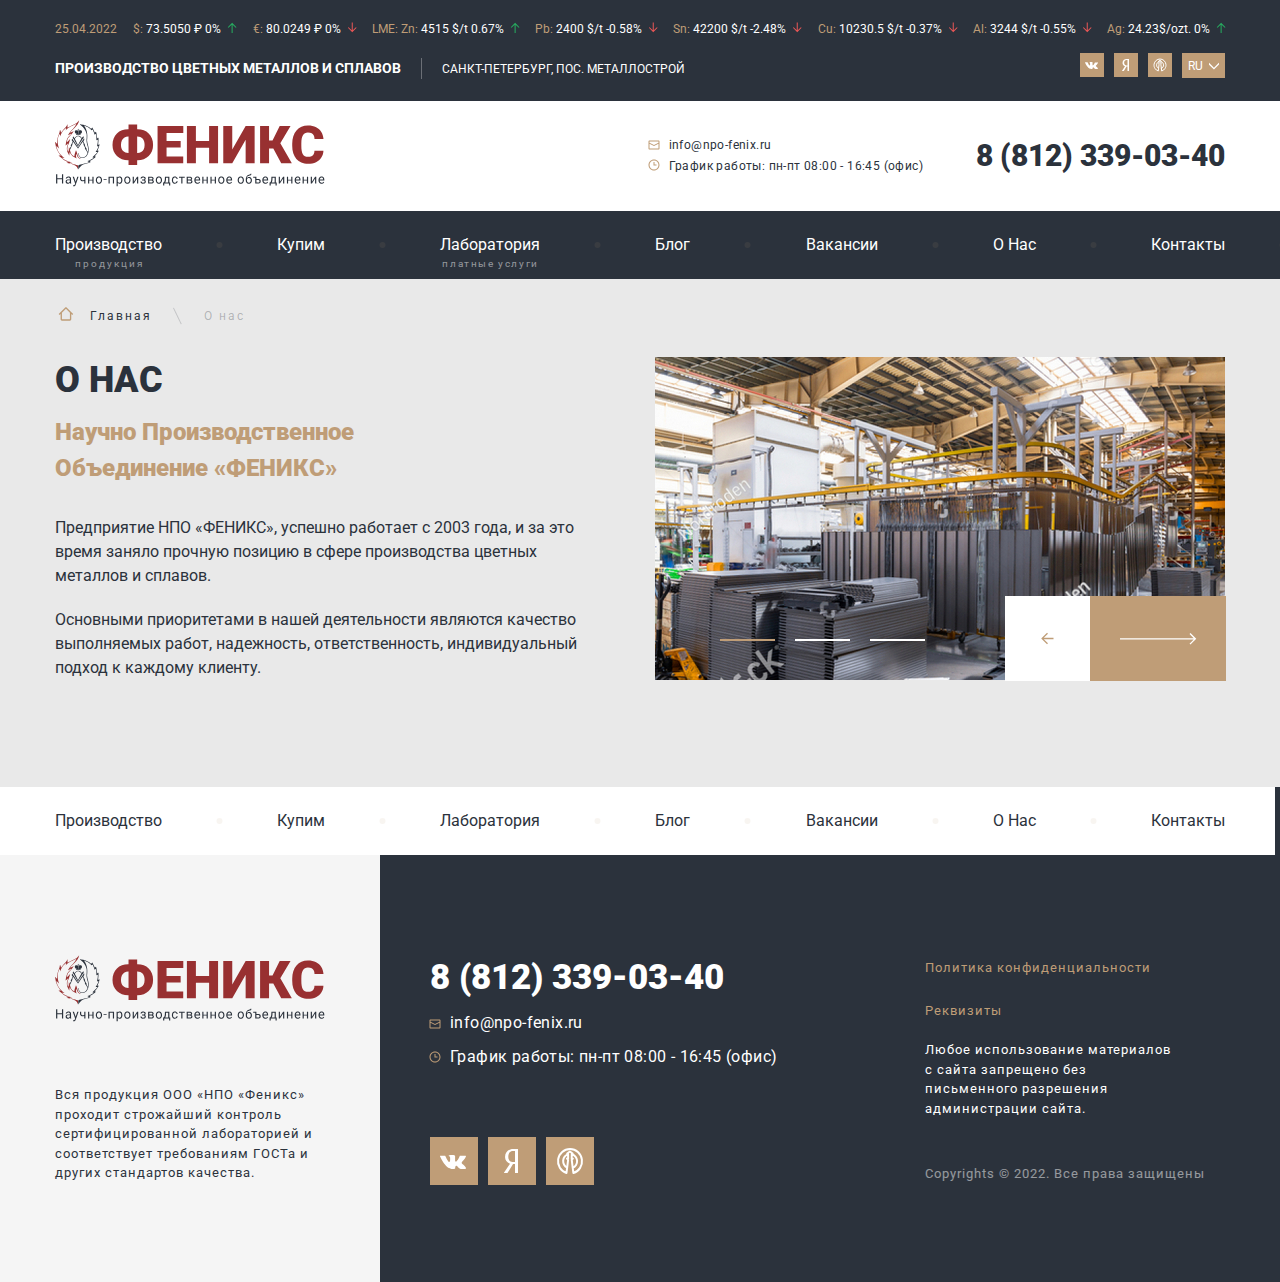
<file: about-page.html>
<!DOCTYPE html>
<html lang="ru">

<head>
   <meta charset="UTF-8">
   <meta http-equiv="X-UA-Compatible" content="IE=edge">
   <meta name="viewport" content="width=device-width, initial-scale=1.0">
   <title>О нас</title>
   <link rel="preconnect" href="https://fonts.googleapis.com">
   <link rel="preconnect" href="https://fonts.gstatic.com" crossorigin>
   <link href="https://fonts.googleapis.com/css2?family=Roboto:wght@400;700;900&display=swap" rel="stylesheet">
   <link rel="stylesheet" href="css/style.min.css">
</head>

<body>


   <div class="wrapper">
      <div class="btn__up">&uarr;</div>
      <header class="header header__production-page">
         <div class="header__inner">
            <div class="header__top">
               <div class="header__top-inner">
                  <div class="container">
                     <ul class="quotations__list">
                        <li class="quotations__item quotations__data">25.04.2022</li>
                        <li class="quotations__item quotations__price price__arrow--up "><span
                              class="quotations__price--color">$:</span>73.5050 ₽ 0%</li>
                        <li class="quotations__item quotations__price price__arrow--down"><span
                              class="quotations__price--color">€:</span>80.0249 ₽ 0%</li>
                        <li class="quotations__item quotations__price price__arrow--up"><span
                              class="quotations__price--color">LME: Zn:</span>4515 $/t 0.67%</li>
                        <li class="quotations__item quotations__price price__arrow--down"><span
                              class="quotations__price--color">Pb:</span>2400 $/t -0.58%</li>
                        <li class="quotations__item quotations__price price__arrow--down"><span
                              class="quotations__price--color">Sn:</span>42200 $/t -2.48%</li>
                        <li class="quotations__item quotations__price price__arrow--down"><span
                              class="quotations__price--color">Cu:</span>10230.5 $/t -0.37%</li>
                        <li class="quotations__item quotations__price price__arrow--down"><span
                              class="quotations__price--color">Al:</span>3244 $/t -0.55%</li>
                        <li class="quotations__item quotations__price price__arrow--up"><span
                              class="quotations__price--color">Ag:</span>24.23$/ozt. 0% </li>
                     </ul>
                     <div class="header__top-info">
                        <div class="top-info__text">
                           <h1 class="top-info__text-description" data-da=".header__body,450,first">производство
                              цветных металлов и сплавов</h1>
                           <p class="top-info__text-address" data-da=".menu__list,760,last">Санкт-Петербург, пос.
                              металлострой</p>
                        </div>
                        <div class="top-info__social">
                           <ul class="top-info__social-list" data-da=".menu__list,465,last">
                              <li class="top-info__social-item">
                                 <a class="top-info__social-link" href="#">
                                    <svg width="24" height="24" viewBox="0 0 24 24" fill="none"
                                       xmlns="http://www.w3.org/2000/svg">
                                       <rect width="24" height="24" fill="#BF9D77" />
                                       <path
                                          d="M17.8792 15.2808C17.8792 15.2329 17.8275 15.2329 17.8275 15.1849C17.6206 14.8014 17.1551 14.3219 16.5344 13.7945C16.2241 13.5548 16.0689 13.363 15.9655 13.2671C15.8103 13.0753 15.8103 12.9315 15.862 12.7397C15.9137 12.5959 16.1206 12.3562 16.4827 11.9247C16.6896 11.6849 16.793 11.5411 16.9482 11.3973C17.7241 10.4384 18.0861 9.81506 17.9827 9.52739L17.931 9.47945C17.8793 9.43151 17.8275 9.38356 17.7241 9.38356C17.6206 9.33562 17.4655 9.33562 17.3103 9.38356H15.3448C15.2931 9.38356 15.293 9.38356 15.1896 9.38356C15.1379 9.38356 15.0862 9.38356 15.0862 9.38356H15.0344H14.9827L14.931 9.4315C14.8793 9.47945 14.8793 9.47945 14.8793 9.52739C14.6724 10.0548 14.4137 10.4863 14.1551 10.9658C14 11.2055 13.8448 11.4452 13.6896 11.637C13.5344 11.8288 13.431 11.9726 13.3275 12.0685C13.2241 12.1644 13.1206 12.2123 13.0689 12.3082C13.0172 12.3562 12.9138 12.4041 12.9138 12.3562C12.862 12.3562 12.8103 12.3562 12.8103 12.3082C12.7586 12.2603 12.7069 12.2123 12.6551 12.1644C12.6034 12.1164 12.6034 12.0205 12.5517 11.9247C12.5517 11.8288 12.5517 11.7329 12.5517 11.6849C12.5517 11.637 12.5517 11.4932 12.5517 11.3973C12.5517 11.2534 12.5517 11.1575 12.5517 11.1096C12.5517 10.9658 12.5517 10.774 12.5517 10.5822C12.5517 10.3904 12.5517 10.2466 12.5517 10.1507C12.5517 10.0548 12.5517 9.91096 12.5517 9.81507C12.5517 9.67123 12.5517 9.57534 12.5517 9.52739C12.5517 9.47945 12.5 9.38356 12.5 9.33562C12.4482 9.28767 12.3965 9.23972 12.3448 9.19178C12.2931 9.14383 12.1896 9.14383 12.1379 9.09589C11.8793 9.04794 11.5689 9 11.2069 9C10.3793 9 9.81033 9.04795 9.60343 9.14384C9.49998 9.19178 9.39653 9.23972 9.34481 9.33562C9.24136 9.43151 9.24136 9.47945 9.29308 9.47945C9.5517 9.5274 9.7586 9.62328 9.86205 9.76712L9.91378 9.86302C9.9655 9.91096 9.96549 10.0068 10.0172 10.1507C10.0689 10.2945 10.0689 10.4384 10.0689 10.6301C10.0689 10.9178 10.0689 11.2055 10.0689 11.3973C10.0689 11.637 10.0172 11.7808 10.0172 11.9247C10.0172 12.0685 9.9655 12.1644 9.91378 12.2123C9.86205 12.3082 9.86205 12.3562 9.81032 12.3562C9.81032 12.3562 9.81032 12.4041 9.75859 12.4041C9.70687 12.4041 9.65515 12.4521 9.5517 12.4521C9.49998 12.4521 9.39653 12.4041 9.34481 12.3562C9.24136 12.3082 9.13791 12.2123 9.08619 12.1164C8.98274 12.0205 8.87929 11.8767 8.77584 11.6849C8.6724 11.4931 8.51722 11.3014 8.41377 11.0137L8.31033 10.8219C8.25861 10.726 8.15516 10.5342 8.05171 10.2945C7.94827 10.0548 7.84481 9.86302 7.74137 9.62329C7.68964 9.5274 7.63793 9.47945 7.5862 9.4315H7.53447C7.53447 9.4315 7.48274 9.38356 7.43102 9.38356C7.3793 9.38356 7.32758 9.33562 7.27586 9.33562H5.41379C5.2069 9.33562 5.10345 9.38356 5.05173 9.4315L5 9.47945C5 9.47945 5 9.5274 5 9.57534C5 9.62329 5 9.67123 5.05173 9.76712C5.31035 10.3425 5.62069 10.9178 5.93103 11.4932C6.24137 12.0205 6.55172 12.5 6.75862 12.8356C7.01724 13.1712 7.22413 13.5069 7.48275 13.7945C7.74137 14.0822 7.89654 14.274 7.94826 14.3699C8.05171 14.4658 8.10343 14.5137 8.15515 14.5616L8.31033 14.7055C8.41378 14.8014 8.56895 14.9452 8.77584 15.089C8.98274 15.2329 9.24136 15.3767 9.49998 15.5205C9.75859 15.6644 10.0689 15.7603 10.3793 15.8562C10.7414 15.9521 11.0517 16 11.362 15.9521H12.1379C12.2931 15.9521 12.3965 15.9041 12.5 15.8082L12.5517 15.7603C12.5517 15.7123 12.6034 15.7123 12.6034 15.6644C12.6034 15.6164 12.6034 15.5685 12.6034 15.4726C12.6034 15.2808 12.6034 15.137 12.6551 14.9932C12.7069 14.8493 12.7069 14.7534 12.7586 14.6575C12.8103 14.5616 12.862 14.5137 12.9138 14.4658C12.9655 14.4178 13.0172 14.3699 13.0172 14.3699H13.0689C13.1724 14.3219 13.3275 14.3699 13.431 14.4658C13.5862 14.5616 13.7413 14.7055 13.8448 14.8493C13.9482 14.9932 14.1034 15.137 14.3103 15.3288C14.5172 15.5206 14.6724 15.6644 14.7758 15.7123L14.931 15.8082C15.0344 15.8562 15.1379 15.9041 15.2931 15.9521C15.4482 16 15.5517 16 15.6551 16L17.4137 15.9521C17.5689 15.9521 17.7241 15.9041 17.8275 15.8562C17.931 15.8082 17.9827 15.7603 17.9827 15.6644C17.9827 15.6164 17.9827 15.5206 17.9827 15.4726C17.8792 15.3767 17.8792 15.3288 17.8792 15.2808Z"
                                          fill="white" />
                                    </svg>
                                 </a>
                              </li>
                              <li class="top-info__social-item">
                                 <a class="top-info__social-link" href="#">
                                    <svg width="24" height="24" viewBox="0 0 24 24" fill="none"
                                       xmlns="http://www.w3.org/2000/svg">
                                       <rect width="24" height="24" fill="#BF9D77" />
                                       <path
                                          d="M13.4987 12.528H12.6797C11.3928 12.528 10.1449 11.7601 10.1449 9.83991C10.1449 7.84006 11.3149 7.02401 12.5042 7.02401H13.4987V12.528ZM14.7855 6H12.5629C10.3786 6 8.52674 7.36023 8.52674 10.0001C8.52674 11.5841 9.4236 12.7521 11.0226 13.3278L8.0391 17.7439C7.94147 17.8879 8.0391 18 8.19489 18H9.57939C9.69623 18 9.77466 17.968 9.8136 17.8879L12.5239 13.552H13.4987V17.8879C13.4987 17.9361 13.5573 18 13.6352 18H14.8442C14.9611 18 15 17.9518 15 17.8722V6.1598C15 6.04816 14.9221 6 14.7855 6Z"
                                          fill="white" />
                                    </svg>
                                 </a>
                              </li>
                              <li class="top-info__social-item">
                                 <a class="top-info__social-link" href="#">
                                    <svg width="24" height="24" viewBox="0 0 24 24" fill="none"
                                       xmlns="http://www.w3.org/2000/svg">
                                       <rect width="24" height="24" fill="#BF9D77" />
                                       <path
                                          d="M12.888 8.61275C13.6073 8.7914 14.2524 9.1987 14.7302 9.77585C15.2079 10.353 15.4936 11.0702 15.5461 11.8238C15.5985 12.5775 15.415 13.3286 15.022 13.9689C14.629 14.6092 14.0468 15.1055 13.3594 15.3861M13.3594 15.3861L12.8676 11.4559L13.4095 10.8137H12.8528L12.8918 8.61279V8.53135H13.3038V8.24534L11.962 7.24903L10.6202 8.24534V8.53324H11.0322L11.0323 8.6696M13.3594 15.3861L13.6879 18C15.07 17.5865 16.2602 16.6794 17.0412 15.4443C17.8222 14.2093 18.1419 12.7287 17.9418 11.273C17.7418 9.81736 17.0353 8.48369 15.9515 7.51561C14.8678 6.54752 13.4789 6.00962 12.0387 6.00013C10.5985 5.99064 9.20301 6.5102 8.10707 7.46393C7.01113 8.41765 6.28789 9.7419 6.06944 11.1948C5.85098 12.6477 6.15188 14.1324 6.91719 15.3776C7.68251 16.6228 8.86115 17.5456 10.2379 17.9773L10.5757 15.3028L11.0582 11.4502L10.5163 10.8081H11.073L11.0323 8.6696M11.0323 8.6696C10.3604 8.88274 9.76716 9.29791 9.33025 9.86081C8.89334 10.4237 8.63309 11.1081 8.58356 11.8244C8.53403 12.5408 8.69752 13.2557 9.05264 13.8756C9.40777 14.4956 9.93798 14.9917 10.5739 15.299"
                                          stroke="white" stroke-linecap="round" stroke-linejoin="round" />
                                    </svg>
                                 </a>
                              </li>
                              <li class="top-info__social-item">
                                 <div class="language-switch__box" data-spollers>
                                    <div class="select__language-body">
                                       <span class="select__language">RU</span>
                                       <button class="language-switch__btn" data-spoller></button>
                                       <ul class="select__language-list">
                                          <li class="select__language-item">
                                             <a class="select__language-link" href="#">EN</a>
                                          </li>
                                          <li class="select__language-item">
                                             <a class="select__language-link" href="#">DEU</a>
                                          </li>
                                          <li class="select__language-item">
                                             <a class="select__language-link" href="#">FR</a>
                                          </li>
                                       </ul>
                                    </div>
                                 </div>
                              </li>
                           </ul>
                        </div>
                     </div>
                  </div>
               </div>
            </div>

            <div class="header__body">
               <div class="container">
                  <div class="header__body-inner">
                     <a class="header__logo" href="#">
                        <img class="header__logo-img" src="images/logo.svg" alt="логотип">
                     </a>
                     <div class="header__body-contacts" data-da=".menu__list,600,last">
                        <div class="contacts__info">
                           <a class="contacts__info-mail" href="mailto:info@npo-fenix.ru">info@npo-fenix.ru</a>
                           <p class="contacts__info-schedule">График работы: пн-пт 08:00 - 16:45 (офис)</p>
                        </div>
                        <div class="contacts__phone">
                           <a class="contacts__phone-number" href="tel:88123390340">8 (812) 339-03-40</a>
                        </div>
                     </div>
                     <a class="mobile-phone" href="tel:88123390340">
                        <img class="mobile-phone__img" src="images/icons/phone-mobile.svg" alt="">
                     </a>
                     <div class="icon-menu__inner">
                        <button type="button" class="icon-menu"><span></span></button>
                     </div>
                  </div>
               </div>
            </div>

            <div class="header__bottom">
               <div class="container">
                  <nav class="menu">
                     <ul class="menu__list">
                        <li class="menu__item">
                           <a class="menu__link " href="production-page.html">
                              Производство
                              <span class="products__sub-text">продукция</span>
                           </a>
                        </li>
                        <li class="menu__item">
                           <a class="menu__link" href="buy-page.html">Купим</a>
                        </li>
                        <li class="menu__item">
                           <a class="menu__link" href="laboratory-page.html">
                              Лаборатория
                              <span class="products__sub-text products__sub-text-lab ">платные услуги</span>
                           </a>
                        </li>
                        <li class="menu__item">
                           <a class="menu__link" href="blog-page.html">Блог</a>
                        </li>
                        <li class="menu__item">
                           <a class="menu__link" href="vacancies-page.html">Вакансии</a>
                        </li>
                        <li class="menu__item">
                           <a class="menu__link" href="about-page.html">О Нас</a>
                        </li>
                        <li class="menu__item">
                           <a class="menu__link" href="contacts-page.html">Контакты</a>
                        </li>
                     </ul>
                  </nav>
               </div>
            </div>
         </div>
      </header>

      <div class="breadcrumbs">
         <div class="container">
            <div class="breadcrumbs__body">
               <div class="breadcrumbs__inner">
                  <ul class="breadcrumbs__list mobile-overflow ">
                     <li class="breadcrumbs__list-item">
                        <a class="breadcrumbs__list-item-link breadcrumbs__list-item-link--great "
                           href="index.html">Главная</a>
                     </li>
                     <li class="breadcrumbs__list-item">
                        <span class="breadcrumbs__list-item-link--color">О нас</span>
                     </li>
                  </ul>
               </div>
            </div>
         </div>
      </div>

      <main class="main">


         <section class="about__section">
            <div class="container">
               <div class="about-section__inner">
                  <div class="about-section__info">
                     <div class="section-title__block  about-section-title__block">
                        <h2 class="section-title about-section-title">О Нас</h2>
                        <h5 class="section__sub-title about-section__sub-title">Научно Производственное Объединение
                           «ФЕНИКС»</h5>
                        <p class="section-title__text about-section-title__text">
                           Предприятие НПО «ФЕНИКС», успешно работает с 2003 года, и за это время заняло прочную позицию
                           в сфере производства цветных металлов и сплавов.
                        </p>
                        <p class="section-title__text about-section-title__text">
                           Основными приоритетами в нашей деятельности являются качество выполняемых работ, надежность,
                           ответственность, индивидуальный подход к каждому клиенту.
                        </p>
                     </div>
                  </div>
                  <div class="about-section__slider">
                     <div class="about-slider__body">
                        <div class="about-slider">

                           <div class="about-slider__item">
                              <img class="about-slider__img" src="images/about-1.jpg" alt="">
                           </div>
                           <div class="about-slider__item">
                              <img class="about-slider__img" src="images/about-1.jpg" alt="">
                           </div>
                           <div class="about-slider__item">
                              <img class="about-slider__img" src="images/about-1.jpg" alt="">
                           </div>
                        </div>
                     </div>
                  </div>
               </div>
            </div>
         </section>









      </main>

      <footer class="footer">
         <div class="footer__inner">
            <div class="footer__top">
               <div class="container">
                  <nav class="menu footer__menu">
                     <ul class="menu__list">
                        <li class="menu__item">
                           <a class="menu__link  footer-menu__link" href="production-page.html">
                              Производство
                              <span class="products__sub-text">продукция</span>
                           </a>
                        </li>
                        <li class="menu__item">
                           <a class="menu__link  footer-menu__link" href="buy-page.html">Купим</a>
                        </li>
                        <li class="menu__item">
                           <a class="menu__link  footer-menu__link" href="laboratory-page.html">
                              Лаборатория
                              <span class="products__sub-text products__sub-text-lab ">платные услуги</span>
                           </a>
                        </li>
                        <li class="menu__item">
                           <a class="menu__link  footer-menu__link" href="blog-page.html">Блог</a>
                        </li>
                        <li class="menu__item">
                           <a class="menu__link  footer-menu__link" href="vacancies-page.html">Вакансии</a>
                        </li>
                        <li class="menu__item">
                           <a class="menu__link  footer-menu__link" href="about-page.html">О Нас</a>
                        </li>
                        <li class="menu__item">
                           <a class="menu__link  footer-menu__link" href="contacts-page.html">Контакты</a>
                        </li>
                     </ul>
                  </nav>
               </div>
            </div>
            <div class="footer__bottom-inner ">
               <div class="container">
                  <div class="footer__bottom">
                     <div class="footer__info">
                        <a class="footer__logo" href="#">
                           <img class="footer__logo-img" src="images/logo.svg" alt="логотип">
                        </a>
                        <p class="footer__description">
                           Вся продукция ООО «НПО «Феникс» проходит строжайший контроль сертифицированной лабораторией и
                           соответствует требованиям ГОСТа и других стандартов качества.
                        </p>
                        <div class="footer-menu__mobile   mobile-spollers__block">
                           <div class="mobile-spollers__body mobile-spollers__body-actions ">
                              <div class="mobile-spollers__items-inner">
                                 <div class="mobile-spollers__body-inner block" data-spollers="790,max">
                                    <button type="button" data-spoller class="spoller-btn block__title">
                                       Наши услуги
                                    </button>
                                    <div class="footer-spoller__list">
                                       <ul class="footer-spoller__item ">
                                          <li class="footer-spoller__list">
                                             <a class="footer-spoller__link" href="#">Доставка продукции собственным
                                                автотранспортом</a>
                                             <a class="footer-spoller__link" href="#">Консультационные услуги для
                                                предприятий и литейных производств</a>
                                             <a class="footer-spoller__link" href="#">Лабораторное исследование металлов
                                                и сплавов</a>
                                          </li>
                                       </ul>
                                    </div>
                                 </div>
                                 <div class="mobile-spollers__body-inner block" data-spollers="790,max">
                                    <button type="button" data-spoller class="spoller-btn block__title">
                                       Производство
                                    </button>
                                    <div class="footer-spoller__list">
                                       <ul class="footer-spoller__item ">
                                          <li class="footer-spoller__list">
                                             <a class="footer-spoller__link" href="#">Бронза оловянистая в чушках
                                                Бр05Ц6С5, БрО8Ц4, БрО10Ф1 и другие</a>
                                             <a class="footer-spoller__link" href="#">Припои на основе индия ПОИн10,
                                                ПОИн52, ПОИн90 и другие (фольга, пруток, проволока, слиток)</a>
                                             <a class="footer-spoller__link" href="#">Сурьма Су1 (чушка)</a>
                                             <a class="footer-spoller__link" href="#">Показать больше</a>
                                          </li>
                                       </ul>
                                    </div>
                                 </div>
                                 <div class="mobile-spollers__body-inner block" data-spollers="790,max">
                                    <button type="button" data-spoller class="spoller-btn block__title">
                                       Полезные ссылки
                                    </button>
                                    <div class="footer-spoller__list">
                                       <ul class="footer-spoller__item ">
                                          <li class="footer-spoller__list">
                                             <a class="footer-spoller__link" href="#">О Компании</a>
                                             <a class="footer-spoller__link" href="#">Цветные металлы и сплавы</a>
                                             <a class="footer-spoller__link" href="#">Отзывы о НПО Феникс</a>
                                          </li>
                                       </ul>
                                    </div>
                                 </div>
                              </div>
                           </div>
                        </div>
                     </div>
                     <div class="footer__contact">
                        <ul class="footer-contact__items">
                           <li class="footer-contact__item footer-contact__item-number">
                              <div class="footer-contacts__phone">
                                 <a class="  footer-contacts__phone-number " href="tel:88123390340">8
                                    (812) 339-03-40</a>
                              </div>
                              <div class="contacts__info">
                                 <a class="contacts__info-mail footer-contacts__info-mail"
                                    href="mailto:info@npo-fenix.ru">info@npo-fenix.ru</a>
                                 <p class="contacts__info-schedule footer-contacts__info-schedule">График работы: пн-пт
                                    08:00 - 16:45 (офис)</p>
                              </div>
                              <div class="top-info__social footer__social">
                                 <ul class="top-info__social-list">
                                    <li class="footer__social-item">
                                       <a class="top-info__social-link  footer__social-link" href="#">
                                          <svg width="24" height="24" viewBox="0 0 24 24" fill="none"
                                             xmlns="http://www.w3.org/2000/svg">
                                             <rect width="24" height="24" fill="#BF9D77" />
                                             <path
                                                d="M17.8792 15.2808C17.8792 15.2329 17.8275 15.2329 17.8275 15.1849C17.6206 14.8014 17.1551 14.3219 16.5344 13.7945C16.2241 13.5548 16.0689 13.363 15.9655 13.2671C15.8103 13.0753 15.8103 12.9315 15.862 12.7397C15.9137 12.5959 16.1206 12.3562 16.4827 11.9247C16.6896 11.6849 16.793 11.5411 16.9482 11.3973C17.7241 10.4384 18.0861 9.81506 17.9827 9.52739L17.931 9.47945C17.8793 9.43151 17.8275 9.38356 17.7241 9.38356C17.6206 9.33562 17.4655 9.33562 17.3103 9.38356H15.3448C15.2931 9.38356 15.293 9.38356 15.1896 9.38356C15.1379 9.38356 15.0862 9.38356 15.0862 9.38356H15.0344H14.9827L14.931 9.4315C14.8793 9.47945 14.8793 9.47945 14.8793 9.52739C14.6724 10.0548 14.4137 10.4863 14.1551 10.9658C14 11.2055 13.8448 11.4452 13.6896 11.637C13.5344 11.8288 13.431 11.9726 13.3275 12.0685C13.2241 12.1644 13.1206 12.2123 13.0689 12.3082C13.0172 12.3562 12.9138 12.4041 12.9138 12.3562C12.862 12.3562 12.8103 12.3562 12.8103 12.3082C12.7586 12.2603 12.7069 12.2123 12.6551 12.1644C12.6034 12.1164 12.6034 12.0205 12.5517 11.9247C12.5517 11.8288 12.5517 11.7329 12.5517 11.6849C12.5517 11.637 12.5517 11.4932 12.5517 11.3973C12.5517 11.2534 12.5517 11.1575 12.5517 11.1096C12.5517 10.9658 12.5517 10.774 12.5517 10.5822C12.5517 10.3904 12.5517 10.2466 12.5517 10.1507C12.5517 10.0548 12.5517 9.91096 12.5517 9.81507C12.5517 9.67123 12.5517 9.57534 12.5517 9.52739C12.5517 9.47945 12.5 9.38356 12.5 9.33562C12.4482 9.28767 12.3965 9.23972 12.3448 9.19178C12.2931 9.14383 12.1896 9.14383 12.1379 9.09589C11.8793 9.04794 11.5689 9 11.2069 9C10.3793 9 9.81033 9.04795 9.60343 9.14384C9.49998 9.19178 9.39653 9.23972 9.34481 9.33562C9.24136 9.43151 9.24136 9.47945 9.29308 9.47945C9.5517 9.5274 9.7586 9.62328 9.86205 9.76712L9.91378 9.86302C9.9655 9.91096 9.96549 10.0068 10.0172 10.1507C10.0689 10.2945 10.0689 10.4384 10.0689 10.6301C10.0689 10.9178 10.0689 11.2055 10.0689 11.3973C10.0689 11.637 10.0172 11.7808 10.0172 11.9247C10.0172 12.0685 9.9655 12.1644 9.91378 12.2123C9.86205 12.3082 9.86205 12.3562 9.81032 12.3562C9.81032 12.3562 9.81032 12.4041 9.75859 12.4041C9.70687 12.4041 9.65515 12.4521 9.5517 12.4521C9.49998 12.4521 9.39653 12.4041 9.34481 12.3562C9.24136 12.3082 9.13791 12.2123 9.08619 12.1164C8.98274 12.0205 8.87929 11.8767 8.77584 11.6849C8.6724 11.4931 8.51722 11.3014 8.41377 11.0137L8.31033 10.8219C8.25861 10.726 8.15516 10.5342 8.05171 10.2945C7.94827 10.0548 7.84481 9.86302 7.74137 9.62329C7.68964 9.5274 7.63793 9.47945 7.5862 9.4315H7.53447C7.53447 9.4315 7.48274 9.38356 7.43102 9.38356C7.3793 9.38356 7.32758 9.33562 7.27586 9.33562H5.41379C5.2069 9.33562 5.10345 9.38356 5.05173 9.4315L5 9.47945C5 9.47945 5 9.5274 5 9.57534C5 9.62329 5 9.67123 5.05173 9.76712C5.31035 10.3425 5.62069 10.9178 5.93103 11.4932C6.24137 12.0205 6.55172 12.5 6.75862 12.8356C7.01724 13.1712 7.22413 13.5069 7.48275 13.7945C7.74137 14.0822 7.89654 14.274 7.94826 14.3699C8.05171 14.4658 8.10343 14.5137 8.15515 14.5616L8.31033 14.7055C8.41378 14.8014 8.56895 14.9452 8.77584 15.089C8.98274 15.2329 9.24136 15.3767 9.49998 15.5205C9.75859 15.6644 10.0689 15.7603 10.3793 15.8562C10.7414 15.9521 11.0517 16 11.362 15.9521H12.1379C12.2931 15.9521 12.3965 15.9041 12.5 15.8082L12.5517 15.7603C12.5517 15.7123 12.6034 15.7123 12.6034 15.6644C12.6034 15.6164 12.6034 15.5685 12.6034 15.4726C12.6034 15.2808 12.6034 15.137 12.6551 14.9932C12.7069 14.8493 12.7069 14.7534 12.7586 14.6575C12.8103 14.5616 12.862 14.5137 12.9138 14.4658C12.9655 14.4178 13.0172 14.3699 13.0172 14.3699H13.0689C13.1724 14.3219 13.3275 14.3699 13.431 14.4658C13.5862 14.5616 13.7413 14.7055 13.8448 14.8493C13.9482 14.9932 14.1034 15.137 14.3103 15.3288C14.5172 15.5206 14.6724 15.6644 14.7758 15.7123L14.931 15.8082C15.0344 15.8562 15.1379 15.9041 15.2931 15.9521C15.4482 16 15.5517 16 15.6551 16L17.4137 15.9521C17.5689 15.9521 17.7241 15.9041 17.8275 15.8562C17.931 15.8082 17.9827 15.7603 17.9827 15.6644C17.9827 15.6164 17.9827 15.5206 17.9827 15.4726C17.8792 15.3767 17.8792 15.3288 17.8792 15.2808Z"
                                                fill="white" />
                                          </svg>
                                       </a>
                                    </li>
                                    <li class="footer__social-item">
                                       <a class="top-info__social-link  footer__social-link" href="#">
                                          <svg width="24" height="24" viewBox="0 0 24 24" fill="none"
                                             xmlns="http://www.w3.org/2000/svg">
                                             <rect width="24" height="24" fill="#BF9D77" />
                                             <path
                                                d="M13.4987 12.528H12.6797C11.3928 12.528 10.1449 11.7601 10.1449 9.83991C10.1449 7.84006 11.3149 7.02401 12.5042 7.02401H13.4987V12.528ZM14.7855 6H12.5629C10.3786 6 8.52674 7.36023 8.52674 10.0001C8.52674 11.5841 9.4236 12.7521 11.0226 13.3278L8.0391 17.7439C7.94147 17.8879 8.0391 18 8.19489 18H9.57939C9.69623 18 9.77466 17.968 9.8136 17.8879L12.5239 13.552H13.4987V17.8879C13.4987 17.9361 13.5573 18 13.6352 18H14.8442C14.9611 18 15 17.9518 15 17.8722V6.1598C15 6.04816 14.9221 6 14.7855 6Z"
                                                fill="white" />
                                          </svg>
                                       </a>
                                    </li>
                                    <li class="footer__social-item">
                                       <a class="top-info__social-link  footer__social-link" href="#">
                                          <svg width="24" height="24" viewBox="0 0 24 24" fill="none"
                                             xmlns="http://www.w3.org/2000/svg">
                                             <rect width="24" height="24" fill="#BF9D77" />
                                             <path
                                                d="M12.888 8.61275C13.6073 8.7914 14.2524 9.1987 14.7302 9.77585C15.2079 10.353 15.4936 11.0702 15.5461 11.8238C15.5985 12.5775 15.415 13.3286 15.022 13.9689C14.629 14.6092 14.0468 15.1055 13.3594 15.3861M13.3594 15.3861L12.8676 11.4559L13.4095 10.8137H12.8528L12.8918 8.61279V8.53135H13.3038V8.24534L11.962 7.24903L10.6202 8.24534V8.53324H11.0322L11.0323 8.6696M13.3594 15.3861L13.6879 18C15.07 17.5865 16.2602 16.6794 17.0412 15.4443C17.8222 14.2093 18.1419 12.7287 17.9418 11.273C17.7418 9.81736 17.0353 8.48369 15.9515 7.51561C14.8678 6.54752 13.4789 6.00962 12.0387 6.00013C10.5985 5.99064 9.20301 6.5102 8.10707 7.46393C7.01113 8.41765 6.28789 9.7419 6.06944 11.1948C5.85098 12.6477 6.15188 14.1324 6.91719 15.3776C7.68251 16.6228 8.86115 17.5456 10.2379 17.9773L10.5757 15.3028L11.0582 11.4502L10.5163 10.8081H11.073L11.0323 8.6696M11.0323 8.6696C10.3604 8.88274 9.76716 9.29791 9.33025 9.86081C8.89334 10.4237 8.63309 11.1081 8.58356 11.8244C8.53403 12.5408 8.69752 13.2557 9.05264 13.8756C9.40777 14.4956 9.93798 14.9917 10.5739 15.299"
                                                stroke="white" stroke-linecap="round" stroke-linejoin="round" />
                                          </svg>
                                       </a>
                                    </li>
                                 </ul>
                              </div>
                           </li>
                           <li class="footer-contact__item footer-contact__item-text">
                              <a class="privacy-policy" href="#">Политика конфиденциальности</a>
                              <a class="footer__details" href="#">Реквизиты </a>
                              <p class="banned-info">
                                 Любое использование материалов с сайта запрещено без письменного разрешения
                                 администрации
                                 сайта.
                              </p>
                              <p class="copy">Copyrights © 2022. Все права защищены</p>
                           </li>
                        </ul>
                     </div>
                  </div>
               </div>
            </div>
         </div>
      </footer>

   </div>



   <script src="https://ajax.googleapis.com/ajax/libs/jquery/3.4.1/jquery.min.js"></script>
   <!-- <script src="js/more.js"></script> -->
   <script src="js/toggle-color-btn-lab.js"></script>
   <script src="js/main.min.js"></script>
</body>

</html>
</file>
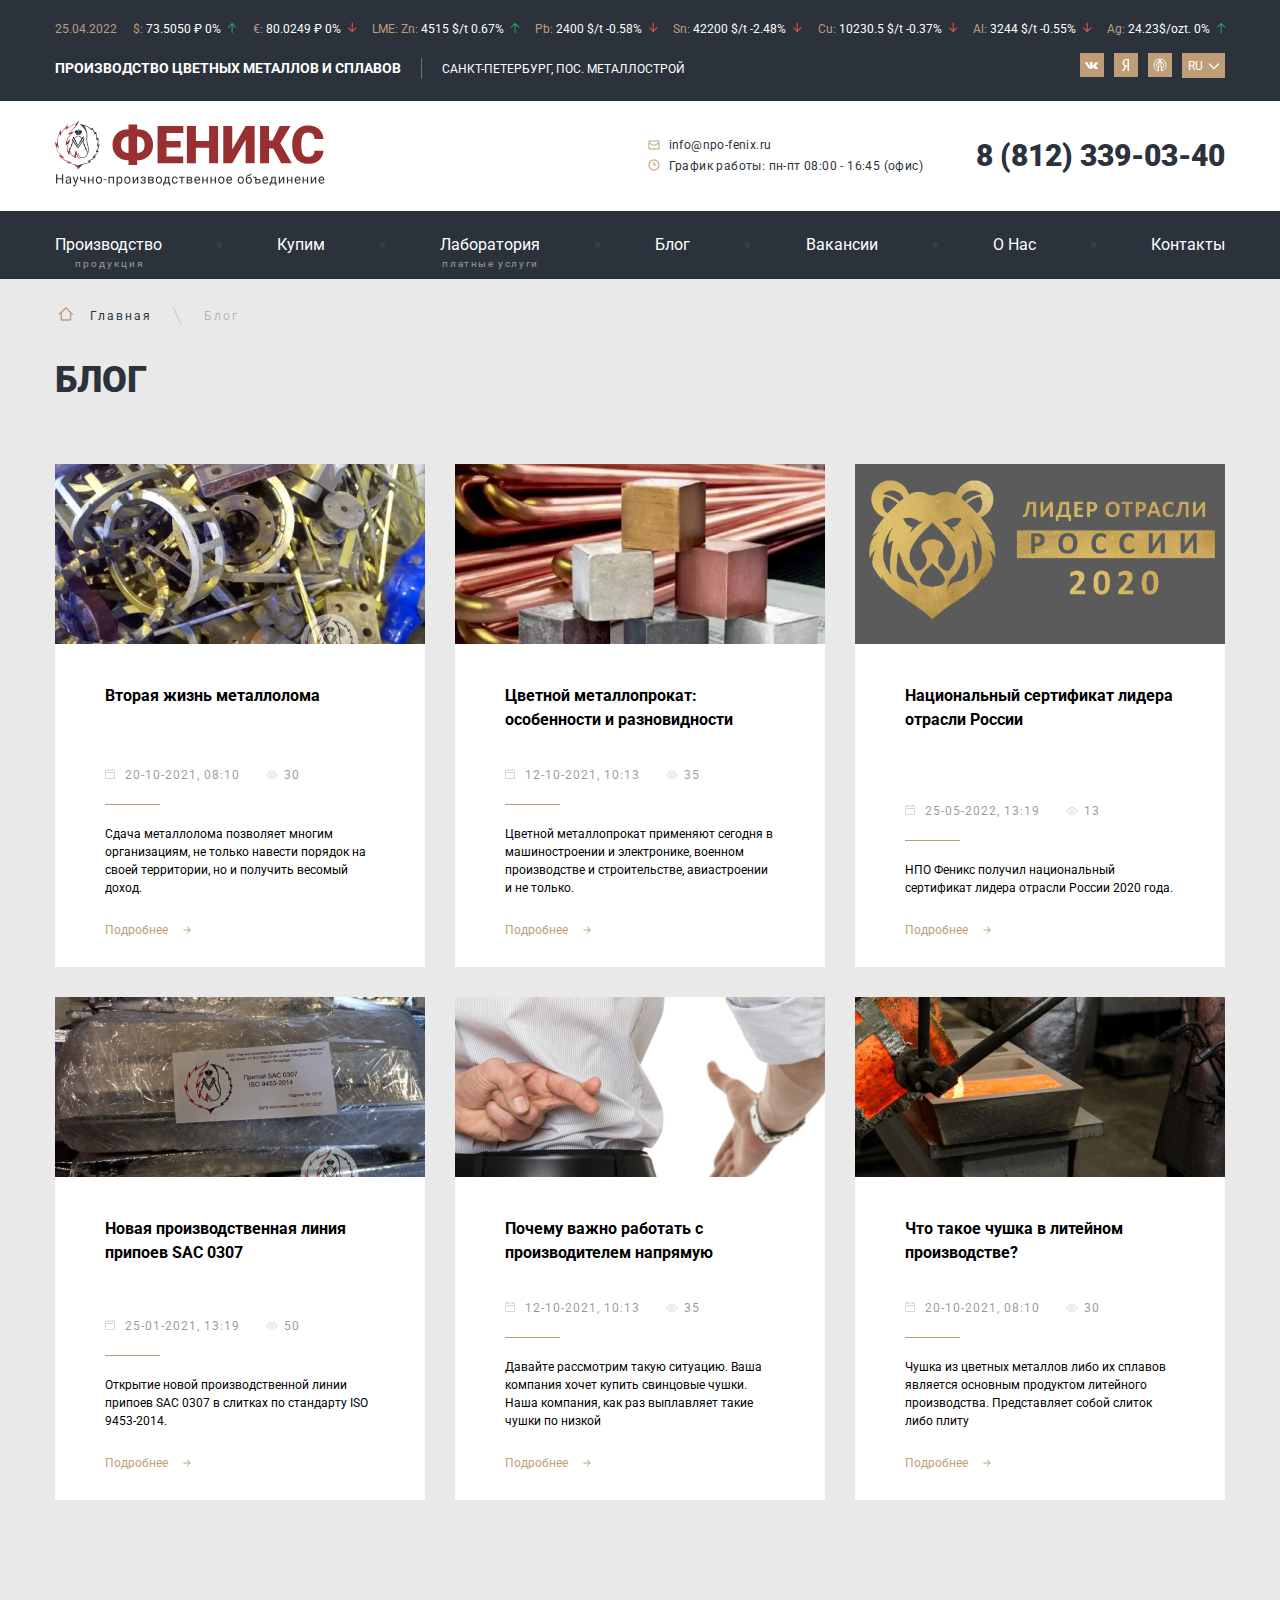
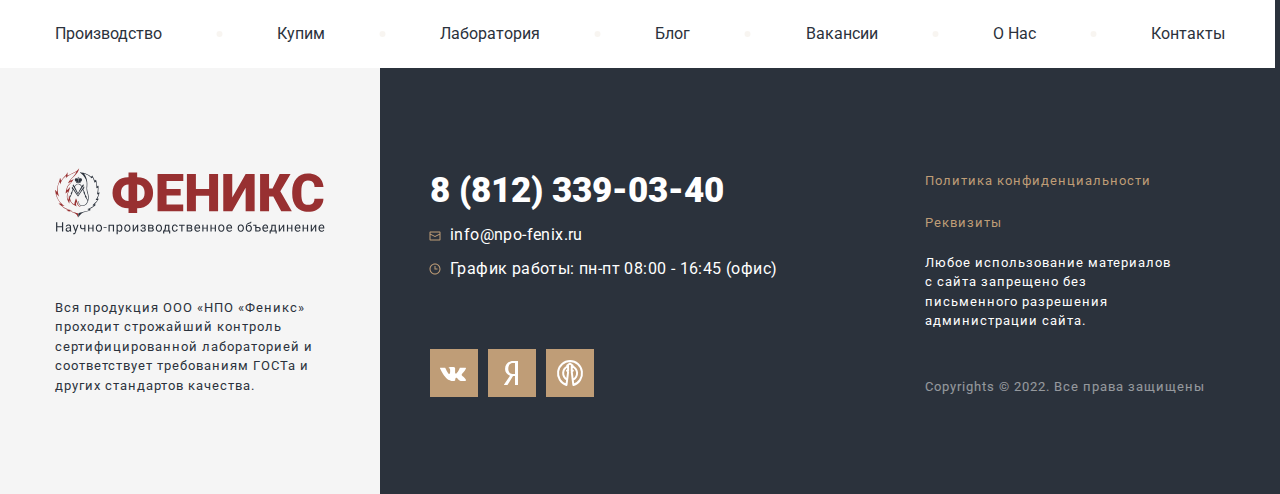
<file: blog-page.html>
<!DOCTYPE html>
<html lang="ru">

<head>
   <meta charset="UTF-8">
   <meta http-equiv="X-UA-Compatible" content="IE=edge">
   <meta name="viewport" content="width=device-width, initial-scale=1.0">
   <title>Блог</title>
   <link rel="preconnect" href="https://fonts.googleapis.com">
   <link rel="preconnect" href="https://fonts.gstatic.com" crossorigin>
   <link href="https://fonts.googleapis.com/css2?family=Roboto:wght@400;700;900&display=swap" rel="stylesheet">
   <link rel="stylesheet" href="css/style.min.css">
</head>

<body>


   <div class="wrapper">
      <div class="btn__up">&uarr;</div>
      <header class="header header__production-page">
         <div class="header__inner">
            <div class="header__top">
               <div class="header__top-inner">
                  <div class="container">
                     <ul class="quotations__list">
                        <li class="quotations__item quotations__data">25.04.2022</li>
                        <li class="quotations__item quotations__price price__arrow--up "><span
                              class="quotations__price--color">$:</span>73.5050 ₽ 0%</li>
                        <li class="quotations__item quotations__price price__arrow--down"><span
                              class="quotations__price--color">€:</span>80.0249 ₽ 0%</li>
                        <li class="quotations__item quotations__price price__arrow--up"><span
                              class="quotations__price--color">LME: Zn:</span>4515 $/t 0.67%</li>
                        <li class="quotations__item quotations__price price__arrow--down"><span
                              class="quotations__price--color">Pb:</span>2400 $/t -0.58%</li>
                        <li class="quotations__item quotations__price price__arrow--down"><span
                              class="quotations__price--color">Sn:</span>42200 $/t -2.48%</li>
                        <li class="quotations__item quotations__price price__arrow--down"><span
                              class="quotations__price--color">Cu:</span>10230.5 $/t -0.37%</li>
                        <li class="quotations__item quotations__price price__arrow--down"><span
                              class="quotations__price--color">Al:</span>3244 $/t -0.55%</li>
                        <li class="quotations__item quotations__price price__arrow--up"><span
                              class="quotations__price--color">Ag:</span>24.23$/ozt. 0% </li>
                     </ul>
                     <div class="header__top-info">
                        <div class="top-info__text">
                           <h1 class="top-info__text-description" data-da=".header__body,450,first">производство
                              цветных металлов и сплавов</h1>
                           <p class="top-info__text-address" data-da=".menu__list,760,last">Санкт-Петербург, пос.
                              металлострой</p>
                        </div>
                        <div class="top-info__social">
                           <ul class="top-info__social-list" data-da=".menu__list,465,last">
                              <li class="top-info__social-item">
                                 <a class="top-info__social-link" href="#">
                                    <svg width="24" height="24" viewBox="0 0 24 24" fill="none"
                                       xmlns="http://www.w3.org/2000/svg">
                                       <rect width="24" height="24" fill="#BF9D77" />
                                       <path
                                          d="M17.8792 15.2808C17.8792 15.2329 17.8275 15.2329 17.8275 15.1849C17.6206 14.8014 17.1551 14.3219 16.5344 13.7945C16.2241 13.5548 16.0689 13.363 15.9655 13.2671C15.8103 13.0753 15.8103 12.9315 15.862 12.7397C15.9137 12.5959 16.1206 12.3562 16.4827 11.9247C16.6896 11.6849 16.793 11.5411 16.9482 11.3973C17.7241 10.4384 18.0861 9.81506 17.9827 9.52739L17.931 9.47945C17.8793 9.43151 17.8275 9.38356 17.7241 9.38356C17.6206 9.33562 17.4655 9.33562 17.3103 9.38356H15.3448C15.2931 9.38356 15.293 9.38356 15.1896 9.38356C15.1379 9.38356 15.0862 9.38356 15.0862 9.38356H15.0344H14.9827L14.931 9.4315C14.8793 9.47945 14.8793 9.47945 14.8793 9.52739C14.6724 10.0548 14.4137 10.4863 14.1551 10.9658C14 11.2055 13.8448 11.4452 13.6896 11.637C13.5344 11.8288 13.431 11.9726 13.3275 12.0685C13.2241 12.1644 13.1206 12.2123 13.0689 12.3082C13.0172 12.3562 12.9138 12.4041 12.9138 12.3562C12.862 12.3562 12.8103 12.3562 12.8103 12.3082C12.7586 12.2603 12.7069 12.2123 12.6551 12.1644C12.6034 12.1164 12.6034 12.0205 12.5517 11.9247C12.5517 11.8288 12.5517 11.7329 12.5517 11.6849C12.5517 11.637 12.5517 11.4932 12.5517 11.3973C12.5517 11.2534 12.5517 11.1575 12.5517 11.1096C12.5517 10.9658 12.5517 10.774 12.5517 10.5822C12.5517 10.3904 12.5517 10.2466 12.5517 10.1507C12.5517 10.0548 12.5517 9.91096 12.5517 9.81507C12.5517 9.67123 12.5517 9.57534 12.5517 9.52739C12.5517 9.47945 12.5 9.38356 12.5 9.33562C12.4482 9.28767 12.3965 9.23972 12.3448 9.19178C12.2931 9.14383 12.1896 9.14383 12.1379 9.09589C11.8793 9.04794 11.5689 9 11.2069 9C10.3793 9 9.81033 9.04795 9.60343 9.14384C9.49998 9.19178 9.39653 9.23972 9.34481 9.33562C9.24136 9.43151 9.24136 9.47945 9.29308 9.47945C9.5517 9.5274 9.7586 9.62328 9.86205 9.76712L9.91378 9.86302C9.9655 9.91096 9.96549 10.0068 10.0172 10.1507C10.0689 10.2945 10.0689 10.4384 10.0689 10.6301C10.0689 10.9178 10.0689 11.2055 10.0689 11.3973C10.0689 11.637 10.0172 11.7808 10.0172 11.9247C10.0172 12.0685 9.9655 12.1644 9.91378 12.2123C9.86205 12.3082 9.86205 12.3562 9.81032 12.3562C9.81032 12.3562 9.81032 12.4041 9.75859 12.4041C9.70687 12.4041 9.65515 12.4521 9.5517 12.4521C9.49998 12.4521 9.39653 12.4041 9.34481 12.3562C9.24136 12.3082 9.13791 12.2123 9.08619 12.1164C8.98274 12.0205 8.87929 11.8767 8.77584 11.6849C8.6724 11.4931 8.51722 11.3014 8.41377 11.0137L8.31033 10.8219C8.25861 10.726 8.15516 10.5342 8.05171 10.2945C7.94827 10.0548 7.84481 9.86302 7.74137 9.62329C7.68964 9.5274 7.63793 9.47945 7.5862 9.4315H7.53447C7.53447 9.4315 7.48274 9.38356 7.43102 9.38356C7.3793 9.38356 7.32758 9.33562 7.27586 9.33562H5.41379C5.2069 9.33562 5.10345 9.38356 5.05173 9.4315L5 9.47945C5 9.47945 5 9.5274 5 9.57534C5 9.62329 5 9.67123 5.05173 9.76712C5.31035 10.3425 5.62069 10.9178 5.93103 11.4932C6.24137 12.0205 6.55172 12.5 6.75862 12.8356C7.01724 13.1712 7.22413 13.5069 7.48275 13.7945C7.74137 14.0822 7.89654 14.274 7.94826 14.3699C8.05171 14.4658 8.10343 14.5137 8.15515 14.5616L8.31033 14.7055C8.41378 14.8014 8.56895 14.9452 8.77584 15.089C8.98274 15.2329 9.24136 15.3767 9.49998 15.5205C9.75859 15.6644 10.0689 15.7603 10.3793 15.8562C10.7414 15.9521 11.0517 16 11.362 15.9521H12.1379C12.2931 15.9521 12.3965 15.9041 12.5 15.8082L12.5517 15.7603C12.5517 15.7123 12.6034 15.7123 12.6034 15.6644C12.6034 15.6164 12.6034 15.5685 12.6034 15.4726C12.6034 15.2808 12.6034 15.137 12.6551 14.9932C12.7069 14.8493 12.7069 14.7534 12.7586 14.6575C12.8103 14.5616 12.862 14.5137 12.9138 14.4658C12.9655 14.4178 13.0172 14.3699 13.0172 14.3699H13.0689C13.1724 14.3219 13.3275 14.3699 13.431 14.4658C13.5862 14.5616 13.7413 14.7055 13.8448 14.8493C13.9482 14.9932 14.1034 15.137 14.3103 15.3288C14.5172 15.5206 14.6724 15.6644 14.7758 15.7123L14.931 15.8082C15.0344 15.8562 15.1379 15.9041 15.2931 15.9521C15.4482 16 15.5517 16 15.6551 16L17.4137 15.9521C17.5689 15.9521 17.7241 15.9041 17.8275 15.8562C17.931 15.8082 17.9827 15.7603 17.9827 15.6644C17.9827 15.6164 17.9827 15.5206 17.9827 15.4726C17.8792 15.3767 17.8792 15.3288 17.8792 15.2808Z"
                                          fill="white" />
                                    </svg>
                                 </a>
                              </li>
                              <li class="top-info__social-item">
                                 <a class="top-info__social-link" href="#">
                                    <svg width="24" height="24" viewBox="0 0 24 24" fill="none"
                                       xmlns="http://www.w3.org/2000/svg">
                                       <rect width="24" height="24" fill="#BF9D77" />
                                       <path
                                          d="M13.4987 12.528H12.6797C11.3928 12.528 10.1449 11.7601 10.1449 9.83991C10.1449 7.84006 11.3149 7.02401 12.5042 7.02401H13.4987V12.528ZM14.7855 6H12.5629C10.3786 6 8.52674 7.36023 8.52674 10.0001C8.52674 11.5841 9.4236 12.7521 11.0226 13.3278L8.0391 17.7439C7.94147 17.8879 8.0391 18 8.19489 18H9.57939C9.69623 18 9.77466 17.968 9.8136 17.8879L12.5239 13.552H13.4987V17.8879C13.4987 17.9361 13.5573 18 13.6352 18H14.8442C14.9611 18 15 17.9518 15 17.8722V6.1598C15 6.04816 14.9221 6 14.7855 6Z"
                                          fill="white" />
                                    </svg>
                                 </a>
                              </li>
                              <li class="top-info__social-item">
                                 <a class="top-info__social-link" href="#">
                                    <svg width="24" height="24" viewBox="0 0 24 24" fill="none"
                                       xmlns="http://www.w3.org/2000/svg">
                                       <rect width="24" height="24" fill="#BF9D77" />
                                       <path
                                          d="M12.888 8.61275C13.6073 8.7914 14.2524 9.1987 14.7302 9.77585C15.2079 10.353 15.4936 11.0702 15.5461 11.8238C15.5985 12.5775 15.415 13.3286 15.022 13.9689C14.629 14.6092 14.0468 15.1055 13.3594 15.3861M13.3594 15.3861L12.8676 11.4559L13.4095 10.8137H12.8528L12.8918 8.61279V8.53135H13.3038V8.24534L11.962 7.24903L10.6202 8.24534V8.53324H11.0322L11.0323 8.6696M13.3594 15.3861L13.6879 18C15.07 17.5865 16.2602 16.6794 17.0412 15.4443C17.8222 14.2093 18.1419 12.7287 17.9418 11.273C17.7418 9.81736 17.0353 8.48369 15.9515 7.51561C14.8678 6.54752 13.4789 6.00962 12.0387 6.00013C10.5985 5.99064 9.20301 6.5102 8.10707 7.46393C7.01113 8.41765 6.28789 9.7419 6.06944 11.1948C5.85098 12.6477 6.15188 14.1324 6.91719 15.3776C7.68251 16.6228 8.86115 17.5456 10.2379 17.9773L10.5757 15.3028L11.0582 11.4502L10.5163 10.8081H11.073L11.0323 8.6696M11.0323 8.6696C10.3604 8.88274 9.76716 9.29791 9.33025 9.86081C8.89334 10.4237 8.63309 11.1081 8.58356 11.8244C8.53403 12.5408 8.69752 13.2557 9.05264 13.8756C9.40777 14.4956 9.93798 14.9917 10.5739 15.299"
                                          stroke="white" stroke-linecap="round" stroke-linejoin="round" />
                                    </svg>
                                 </a>
                              </li>
                              <li class="top-info__social-item">
                                 <div class="language-switch__box" data-spollers>
                                    <div class="select__language-body">
                                       <span class="select__language">RU</span>
                                       <button class="language-switch__btn" data-spoller></button>
                                       <ul class="select__language-list">
                                          <li class="select__language-item">
                                             <a class="select__language-link" href="#">EN</a>
                                          </li>
                                          <li class="select__language-item">
                                             <a class="select__language-link" href="#">DEU</a>
                                          </li>
                                          <li class="select__language-item">
                                             <a class="select__language-link" href="#">FR</a>
                                          </li>
                                       </ul>
                                    </div>
                                 </div>
                              </li>
                           </ul>
                        </div>
                     </div>
                  </div>
               </div>
            </div>

            <div class="header__body">
               <div class="container">
                  <div class="header__body-inner">
                     <a class="header__logo" href="#">
                        <img class="header__logo-img" src="images/logo.svg" alt="логотип">
                     </a>
                     <div class="header__body-contacts" data-da=".menu__list,600,last">
                        <div class="contacts__info">
                           <a class="contacts__info-mail" href="mailto:info@npo-fenix.ru">info@npo-fenix.ru</a>
                           <p class="contacts__info-schedule">График работы: пн-пт 08:00 - 16:45 (офис)</p>
                        </div>
                        <div class="contacts__phone">
                           <a class="contacts__phone-number" href="tel:88123390340">8 (812) 339-03-40</a>
                        </div>
                     </div>
                     <a class="mobile-phone" href="tel:88123390340">
                        <img class="mobile-phone__img" src="images/icons/phone-mobile.svg" alt="">
                     </a>
                     <div class="icon-menu__inner">
                        <button type="button" class="icon-menu"><span></span></button>
                     </div>
                  </div>
               </div>
            </div>

            <div class="header__bottom">
               <div class="container">
                  <nav class="menu">
                     <ul class="menu__list">
                        <li class="menu__item">
                           <a class="menu__link " href="production-page.html">
                              Производство
                              <span class="products__sub-text">продукция</span>
                           </a>
                        </li>
                        <li class="menu__item">
                           <a class="menu__link" href="buy-page.html">Купим</a>
                        </li>
                        <li class="menu__item">
                           <a class="menu__link" href="laboratory-page.html">
                              Лаборатория
                              <span class="products__sub-text products__sub-text-lab ">платные услуги</span>
                           </a>
                        </li>
                        <li class="menu__item">
                           <a class="menu__link" href="blog-page.html">Блог</a>
                        </li>
                        <li class="menu__item">
                           <a class="menu__link" href="vacancies-page.html">Вакансии</a>
                        </li>
                        <li class="menu__item">
                           <a class="menu__link" href="about-page.html">О Нас</a>
                        </li>
                        <li class="menu__item">
                           <a class="menu__link" href="contacts-page.html">Контакты</a>
                        </li>
                     </ul>
                  </nav>
               </div>
            </div>
         </div>
      </header>

      <div class="breadcrumbs">
         <div class="container">
            <div class="breadcrumbs__body">
               <div class="breadcrumbs__inner">
                  <ul class="breadcrumbs__list mobile-overflow ">
                     <li class="breadcrumbs__list-item">
                        <a class="breadcrumbs__list-item-link breadcrumbs__list-item-link--great "
                           href="index.html">Главная</a>
                     </li>
                     <li class="breadcrumbs__list-item">
                        <span class="breadcrumbs__list-item-link--color">Блог</span>
                     </li>
                  </ul>
               </div>
            </div>
         </div>
      </div>

      <main class="main">


         <section class="blog-page">
            <div class="container">
               <div class="section-title__block  blog-page-title__block">
                  <h2 class="section-title blog-page-title">Блог</h2>
               </div>
               <div class="blog-page__inner">
                  <ul class=" blog__items blog-page__items ">
                     <li class=" blog__item blog-page__item ">
                        <div class="blog__body-inner">
                           <div class="blog__picture">
                              <img class="blog__images" src="images/blog-1.jpg" alt="изображение ">
                           </div>
                           <div class="blog__info ">
                              <div class="blog__info-wrapper">
                                 <h3 class="blog__title ">
                                    Вторая жизнь металлолома
                                 </h3>
                                 <p class="blog__data ">
                                    20-10-2021, 08:10
                                    <span class="blog__data-number">30</span>
                                 </p>
                                 <p class="blog__text">
                                    Сдача металлолома позволяет многим организациям, не только навести порядок на
                                    своей
                                    территории, но и получить весомый доход.
                                 </p>
                              </div>
                              <a class="blog__btn" href="#">
                                 Подробнее
                                 <svg width="10" height="10" viewBox="0 0 10 10" fill="none"
                                    xmlns="http://www.w3.org/2000/svg">
                                    <path fill-rule="evenodd" clip-rule="evenodd"
                                       d="M7.79289 5.50004H0.5V4.50004H7.79289L4.64645 1.35359L5.35355 0.646484L9.70711 5.00004L5.35355 9.35359L4.64645 8.64649L7.79289 5.50004Z"
                                       fill="#BF9D77" />
                                 </svg>
                              </a>
                           </div>
                        </div>
                     </li>
                     <li class=" blog__item  blog-page__item">
                        <div class="blog__body-inner">
                           <div class="blog__picture">
                              <img class="blog__images" src="images/blog-2.jpg" alt="изображение ">
                           </div>
                           <div class="blog__info ">
                              <div class="blog__info-wrapper">
                                 <h3 class="blog__title ">
                                    Цветной металлопрокат: особенности и разновидности
                                 </h3>
                                 <p class="blog__data ">
                                    12-10-2021, 10:13
                                    <span class="blog__data-number">35</span>
                                 </p>
                                 <p class="blog__text">
                                    Цветной металлопрокат применяют сегодня в машиностроении и электронике,
                                    военном
                                    производстве и строительстве, авиастроении и не только.
                                 </p>
                              </div>
                              <a class="blog__btn" href="#">
                                 Подробнее
                                 <svg width="10" height="10" viewBox="0 0 10 10" fill="none"
                                    xmlns="http://www.w3.org/2000/svg">
                                    <path fill-rule="evenodd" clip-rule="evenodd"
                                       d="M7.79289 5.50004H0.5V4.50004H7.79289L4.64645 1.35359L5.35355 0.646484L9.70711 5.00004L5.35355 9.35359L4.64645 8.64649L7.79289 5.50004Z"
                                       fill="#BF9D77" />
                                 </svg>
                              </a>
                           </div>
                        </div>
                     </li>
                     <li class=" blog__item  blog-page__item">
                        <div class="blog__body-inner">
                           <div class="blog__picture">
                              <img class="blog__images" src="images/blog-3.jpg" alt="изображение ">
                           </div>
                           <div class="blog__info ">
                              <div class="blog__info-wrapper">
                                 <h3 class="blog__title ">
                                    Национальный сертификат лидера отрасли России
                                 </h3>
                                 <p class="blog__data ">
                                    25-05-2022, 13:19
                                    <span class="blog__data-number">13</span>
                                 </p>
                                 <p class="blog__text">
                                    НПО Феникс получил национальный сертификат лидера отрасли России 2020 года.
                                 </p>
                              </div>
                              <a class="blog__btn" href="#">
                                 Подробнее
                                 <svg width="10" height="10" viewBox="0 0 10 10" fill="none"
                                    xmlns="http://www.w3.org/2000/svg">
                                    <path fill-rule="evenodd" clip-rule="evenodd"
                                       d="M7.79289 5.50004H0.5V4.50004H7.79289L4.64645 1.35359L5.35355 0.646484L9.70711 5.00004L5.35355 9.35359L4.64645 8.64649L7.79289 5.50004Z"
                                       fill="#BF9D77" />
                                 </svg>
                              </a>
                           </div>
                        </div>
                     </li>
                     <li class=" blog__item  blog-page__item">
                        <div class="blog__body-inner">
                           <div class="blog__picture">
                              <img class="blog__images" src="images/blog-4.jpg" alt="изображение ">
                           </div>
                           <div class="blog__info ">
                              <div class="blog__info-wrapper">
                                 <h3 class="blog__title ">
                                    Новая производственная линия припоев SAC 0307
                                 </h3>
                                 <p class="blog__data ">
                                    25-01-2021, 13:19
                                    <span class="blog__data-number">50</span>
                                 </p>
                                 <p class="blog__text">
                                    Открытие новой производственной линии припоев SAC 0307 в слитках по стандарту ISO
                                    9453-2014.
                                 </p>
                              </div>
                              <a class="blog__btn" href="#">
                                 Подробнее
                                 <svg width="10" height="10" viewBox="0 0 10 10" fill="none"
                                    xmlns="http://www.w3.org/2000/svg">
                                    <path fill-rule="evenodd" clip-rule="evenodd"
                                       d="M7.79289 5.50004H0.5V4.50004H7.79289L4.64645 1.35359L5.35355 0.646484L9.70711 5.00004L5.35355 9.35359L4.64645 8.64649L7.79289 5.50004Z"
                                       fill="#BF9D77" />
                                 </svg>
                              </a>
                           </div>
                        </div>
                     </li>
                     <li class=" blog__item  blog-page__item">
                        <div class="blog__body-inner">
                           <div class="blog__picture">
                              <img class="blog__images" src="images/blog-5.jpg" alt="изображение ">
                           </div>
                           <div class="blog__info ">
                              <div class="blog__info-wrapper">
                                 <h3 class="blog__title ">
                                    Почему важно работать с производителем напрямую
                                 </h3>
                                 <p class="blog__data ">
                                    12-10-2021, 10:13
                                    <span class="blog__data-number">35</span>
                                 </p>
                                 <p class="blog__text">
                                    Давайте рассмотрим такую ситуацию. Ваша компания хочет купить свинцовые чушки. Наша
                                    компания, как раз выплавляет такие чушки по низкой
                                 </p>
                              </div>
                              <a class="blog__btn" href="#">
                                 Подробнее
                                 <svg width="10" height="10" viewBox="0 0 10 10" fill="none"
                                    xmlns="http://www.w3.org/2000/svg">
                                    <path fill-rule="evenodd" clip-rule="evenodd"
                                       d="M7.79289 5.50004H0.5V4.50004H7.79289L4.64645 1.35359L5.35355 0.646484L9.70711 5.00004L5.35355 9.35359L4.64645 8.64649L7.79289 5.50004Z"
                                       fill="#BF9D77" />
                                 </svg>
                              </a>
                           </div>
                        </div>
                     </li>
                     <li class=" blog__item  blog-page__item">
                        <div class="blog__body-inner">
                           <div class="blog__picture">
                              <img class="blog__images" src="images/blog-6.jpg" alt="изображение ">
                           </div>
                           <div class="blog__info ">
                              <div class="blog__info-wrapper">
                                 <h3 class="blog__title ">
                                    Что такое чушка в литейном производстве?
                                 </h3>
                                 <p class="blog__data ">
                                    20-10-2021, 08:10
                                    <span class="blog__data-number">30</span>
                                 </p>
                                 <p class="blog__text">
                                    Чушка из цветных металлов либо их сплавов является основным продуктом литейного
                                    производства. Представляет собой слиток либо плиту
                                 </p>
                              </div>
                              <a class="blog__btn" href="#">
                                 Подробнее
                                 <svg width="10" height="10" viewBox="0 0 10 10" fill="none"
                                    xmlns="http://www.w3.org/2000/svg">
                                    <path fill-rule="evenodd" clip-rule="evenodd"
                                       d="M7.79289 5.50004H0.5V4.50004H7.79289L4.64645 1.35359L5.35355 0.646484L9.70711 5.00004L5.35355 9.35359L4.64645 8.64649L7.79289 5.50004Z"
                                       fill="#BF9D77" />
                                 </svg>
                              </a>
                           </div>
                        </div>
                     </li>
                  </ul>
               </div>





            </div>
         </section>









      </main>

      <footer class="footer">
         <div class="footer__inner">
            <div class="footer__top">
               <div class="container">
                  <nav class="menu footer__menu">
                     <ul class="menu__list">
                        <li class="menu__item">
                           <a class="menu__link  footer-menu__link" href="production-page.html">
                              Производство
                              <span class="products__sub-text">продукция</span>
                           </a>
                        </li>
                        <li class="menu__item">
                           <a class="menu__link  footer-menu__link" href="buy-page.html">Купим</a>
                        </li>
                        <li class="menu__item">
                           <a class="menu__link  footer-menu__link" href="laboratory-page.html">
                              Лаборатория
                              <span class="products__sub-text products__sub-text-lab ">платные услуги</span>
                           </a>
                        </li>
                        <li class="menu__item">
                           <a class="menu__link  footer-menu__link" href="blog-page.html">Блог</a>
                        </li>
                        <li class="menu__item">
                           <a class="menu__link  footer-menu__link" href="vacancies-page.html">Вакансии</a>
                        </li>
                        <li class="menu__item">
                           <a class="menu__link  footer-menu__link" href="about-page.html">О Нас</a>
                        </li>
                        <li class="menu__item">
                           <a class="menu__link  footer-menu__link" href="contacts-page.html">Контакты</a>
                        </li>
                     </ul>
                  </nav>
               </div>
            </div>
            <div class="footer__bottom-inner ">
               <div class="container">
                  <div class="footer__bottom">
                     <div class="footer__info">
                        <a class="footer__logo" href="#">
                           <img class="footer__logo-img" src="images/logo.svg" alt="логотип">
                        </a>
                        <p class="footer__description">
                           Вся продукция ООО «НПО «Феникс» проходит строжайший контроль сертифицированной лабораторией и
                           соответствует требованиям ГОСТа и других стандартов качества.
                        </p>
                        <div class="footer-menu__mobile   mobile-spollers__block">
                           <div class="mobile-spollers__body mobile-spollers__body-actions ">
                              <div class="mobile-spollers__items-inner">
                                 <div class="mobile-spollers__body-inner block" data-spollers="790,max">
                                    <button type="button" data-spoller class="spoller-btn block__title">
                                       Наши услуги
                                    </button>
                                    <div class="footer-spoller__list">
                                       <ul class="footer-spoller__item ">
                                          <li class="footer-spoller__list">
                                             <a class="footer-spoller__link" href="#">Доставка продукции собственным
                                                автотранспортом</a>
                                             <a class="footer-spoller__link" href="#">Консультационные услуги для
                                                предприятий и литейных производств</a>
                                             <a class="footer-spoller__link" href="#">Лабораторное исследование металлов
                                                и сплавов</a>
                                          </li>
                                       </ul>
                                    </div>
                                 </div>
                                 <div class="mobile-spollers__body-inner block" data-spollers="790,max">
                                    <button type="button" data-spoller class="spoller-btn block__title">
                                       Производство
                                    </button>
                                    <div class="footer-spoller__list">
                                       <ul class="footer-spoller__item ">
                                          <li class="footer-spoller__list">
                                             <a class="footer-spoller__link" href="#">Бронза оловянистая в чушках
                                                Бр05Ц6С5, БрО8Ц4, БрО10Ф1 и другие</a>
                                             <a class="footer-spoller__link" href="#">Припои на основе индия ПОИн10,
                                                ПОИн52, ПОИн90 и другие (фольга, пруток, проволока, слиток)</a>
                                             <a class="footer-spoller__link" href="#">Сурьма Су1 (чушка)</a>
                                             <a class="footer-spoller__link" href="#">Показать больше</a>
                                          </li>
                                       </ul>
                                    </div>
                                 </div>
                                 <div class="mobile-spollers__body-inner block" data-spollers="790,max">
                                    <button type="button" data-spoller class="spoller-btn block__title">
                                       Полезные ссылки
                                    </button>
                                    <div class="footer-spoller__list">
                                       <ul class="footer-spoller__item ">
                                          <li class="footer-spoller__list">
                                             <a class="footer-spoller__link" href="#">О Компании</a>
                                             <a class="footer-spoller__link" href="#">Цветные металлы и сплавы</a>
                                             <a class="footer-spoller__link" href="#">Отзывы о НПО Феникс</a>
                                          </li>
                                       </ul>
                                    </div>
                                 </div>
                              </div>
                           </div>
                        </div>
                     </div>
                     <div class="footer__contact">
                        <ul class="footer-contact__items">
                           <li class="footer-contact__item footer-contact__item-number">
                              <div class="footer-contacts__phone">
                                 <a class="  footer-contacts__phone-number " href="tel:88123390340">8
                                    (812) 339-03-40</a>
                              </div>
                              <div class="contacts__info">
                                 <a class="contacts__info-mail footer-contacts__info-mail"
                                    href="mailto:info@npo-fenix.ru">info@npo-fenix.ru</a>
                                 <p class="contacts__info-schedule footer-contacts__info-schedule">График работы: пн-пт
                                    08:00 - 16:45 (офис)</p>
                              </div>
                              <div class="top-info__social footer__social">
                                 <ul class="top-info__social-list">
                                    <li class="footer__social-item">
                                       <a class="top-info__social-link  footer__social-link" href="#">
                                          <svg width="24" height="24" viewBox="0 0 24 24" fill="none"
                                             xmlns="http://www.w3.org/2000/svg">
                                             <rect width="24" height="24" fill="#BF9D77" />
                                             <path
                                                d="M17.8792 15.2808C17.8792 15.2329 17.8275 15.2329 17.8275 15.1849C17.6206 14.8014 17.1551 14.3219 16.5344 13.7945C16.2241 13.5548 16.0689 13.363 15.9655 13.2671C15.8103 13.0753 15.8103 12.9315 15.862 12.7397C15.9137 12.5959 16.1206 12.3562 16.4827 11.9247C16.6896 11.6849 16.793 11.5411 16.9482 11.3973C17.7241 10.4384 18.0861 9.81506 17.9827 9.52739L17.931 9.47945C17.8793 9.43151 17.8275 9.38356 17.7241 9.38356C17.6206 9.33562 17.4655 9.33562 17.3103 9.38356H15.3448C15.2931 9.38356 15.293 9.38356 15.1896 9.38356C15.1379 9.38356 15.0862 9.38356 15.0862 9.38356H15.0344H14.9827L14.931 9.4315C14.8793 9.47945 14.8793 9.47945 14.8793 9.52739C14.6724 10.0548 14.4137 10.4863 14.1551 10.9658C14 11.2055 13.8448 11.4452 13.6896 11.637C13.5344 11.8288 13.431 11.9726 13.3275 12.0685C13.2241 12.1644 13.1206 12.2123 13.0689 12.3082C13.0172 12.3562 12.9138 12.4041 12.9138 12.3562C12.862 12.3562 12.8103 12.3562 12.8103 12.3082C12.7586 12.2603 12.7069 12.2123 12.6551 12.1644C12.6034 12.1164 12.6034 12.0205 12.5517 11.9247C12.5517 11.8288 12.5517 11.7329 12.5517 11.6849C12.5517 11.637 12.5517 11.4932 12.5517 11.3973C12.5517 11.2534 12.5517 11.1575 12.5517 11.1096C12.5517 10.9658 12.5517 10.774 12.5517 10.5822C12.5517 10.3904 12.5517 10.2466 12.5517 10.1507C12.5517 10.0548 12.5517 9.91096 12.5517 9.81507C12.5517 9.67123 12.5517 9.57534 12.5517 9.52739C12.5517 9.47945 12.5 9.38356 12.5 9.33562C12.4482 9.28767 12.3965 9.23972 12.3448 9.19178C12.2931 9.14383 12.1896 9.14383 12.1379 9.09589C11.8793 9.04794 11.5689 9 11.2069 9C10.3793 9 9.81033 9.04795 9.60343 9.14384C9.49998 9.19178 9.39653 9.23972 9.34481 9.33562C9.24136 9.43151 9.24136 9.47945 9.29308 9.47945C9.5517 9.5274 9.7586 9.62328 9.86205 9.76712L9.91378 9.86302C9.9655 9.91096 9.96549 10.0068 10.0172 10.1507C10.0689 10.2945 10.0689 10.4384 10.0689 10.6301C10.0689 10.9178 10.0689 11.2055 10.0689 11.3973C10.0689 11.637 10.0172 11.7808 10.0172 11.9247C10.0172 12.0685 9.9655 12.1644 9.91378 12.2123C9.86205 12.3082 9.86205 12.3562 9.81032 12.3562C9.81032 12.3562 9.81032 12.4041 9.75859 12.4041C9.70687 12.4041 9.65515 12.4521 9.5517 12.4521C9.49998 12.4521 9.39653 12.4041 9.34481 12.3562C9.24136 12.3082 9.13791 12.2123 9.08619 12.1164C8.98274 12.0205 8.87929 11.8767 8.77584 11.6849C8.6724 11.4931 8.51722 11.3014 8.41377 11.0137L8.31033 10.8219C8.25861 10.726 8.15516 10.5342 8.05171 10.2945C7.94827 10.0548 7.84481 9.86302 7.74137 9.62329C7.68964 9.5274 7.63793 9.47945 7.5862 9.4315H7.53447C7.53447 9.4315 7.48274 9.38356 7.43102 9.38356C7.3793 9.38356 7.32758 9.33562 7.27586 9.33562H5.41379C5.2069 9.33562 5.10345 9.38356 5.05173 9.4315L5 9.47945C5 9.47945 5 9.5274 5 9.57534C5 9.62329 5 9.67123 5.05173 9.76712C5.31035 10.3425 5.62069 10.9178 5.93103 11.4932C6.24137 12.0205 6.55172 12.5 6.75862 12.8356C7.01724 13.1712 7.22413 13.5069 7.48275 13.7945C7.74137 14.0822 7.89654 14.274 7.94826 14.3699C8.05171 14.4658 8.10343 14.5137 8.15515 14.5616L8.31033 14.7055C8.41378 14.8014 8.56895 14.9452 8.77584 15.089C8.98274 15.2329 9.24136 15.3767 9.49998 15.5205C9.75859 15.6644 10.0689 15.7603 10.3793 15.8562C10.7414 15.9521 11.0517 16 11.362 15.9521H12.1379C12.2931 15.9521 12.3965 15.9041 12.5 15.8082L12.5517 15.7603C12.5517 15.7123 12.6034 15.7123 12.6034 15.6644C12.6034 15.6164 12.6034 15.5685 12.6034 15.4726C12.6034 15.2808 12.6034 15.137 12.6551 14.9932C12.7069 14.8493 12.7069 14.7534 12.7586 14.6575C12.8103 14.5616 12.862 14.5137 12.9138 14.4658C12.9655 14.4178 13.0172 14.3699 13.0172 14.3699H13.0689C13.1724 14.3219 13.3275 14.3699 13.431 14.4658C13.5862 14.5616 13.7413 14.7055 13.8448 14.8493C13.9482 14.9932 14.1034 15.137 14.3103 15.3288C14.5172 15.5206 14.6724 15.6644 14.7758 15.7123L14.931 15.8082C15.0344 15.8562 15.1379 15.9041 15.2931 15.9521C15.4482 16 15.5517 16 15.6551 16L17.4137 15.9521C17.5689 15.9521 17.7241 15.9041 17.8275 15.8562C17.931 15.8082 17.9827 15.7603 17.9827 15.6644C17.9827 15.6164 17.9827 15.5206 17.9827 15.4726C17.8792 15.3767 17.8792 15.3288 17.8792 15.2808Z"
                                                fill="white" />
                                          </svg>
                                       </a>
                                    </li>
                                    <li class="footer__social-item">
                                       <a class="top-info__social-link  footer__social-link" href="#">
                                          <svg width="24" height="24" viewBox="0 0 24 24" fill="none"
                                             xmlns="http://www.w3.org/2000/svg">
                                             <rect width="24" height="24" fill="#BF9D77" />
                                             <path
                                                d="M13.4987 12.528H12.6797C11.3928 12.528 10.1449 11.7601 10.1449 9.83991C10.1449 7.84006 11.3149 7.02401 12.5042 7.02401H13.4987V12.528ZM14.7855 6H12.5629C10.3786 6 8.52674 7.36023 8.52674 10.0001C8.52674 11.5841 9.4236 12.7521 11.0226 13.3278L8.0391 17.7439C7.94147 17.8879 8.0391 18 8.19489 18H9.57939C9.69623 18 9.77466 17.968 9.8136 17.8879L12.5239 13.552H13.4987V17.8879C13.4987 17.9361 13.5573 18 13.6352 18H14.8442C14.9611 18 15 17.9518 15 17.8722V6.1598C15 6.04816 14.9221 6 14.7855 6Z"
                                                fill="white" />
                                          </svg>
                                       </a>
                                    </li>
                                    <li class="footer__social-item">
                                       <a class="top-info__social-link  footer__social-link" href="#">
                                          <svg width="24" height="24" viewBox="0 0 24 24" fill="none"
                                             xmlns="http://www.w3.org/2000/svg">
                                             <rect width="24" height="24" fill="#BF9D77" />
                                             <path
                                                d="M12.888 8.61275C13.6073 8.7914 14.2524 9.1987 14.7302 9.77585C15.2079 10.353 15.4936 11.0702 15.5461 11.8238C15.5985 12.5775 15.415 13.3286 15.022 13.9689C14.629 14.6092 14.0468 15.1055 13.3594 15.3861M13.3594 15.3861L12.8676 11.4559L13.4095 10.8137H12.8528L12.8918 8.61279V8.53135H13.3038V8.24534L11.962 7.24903L10.6202 8.24534V8.53324H11.0322L11.0323 8.6696M13.3594 15.3861L13.6879 18C15.07 17.5865 16.2602 16.6794 17.0412 15.4443C17.8222 14.2093 18.1419 12.7287 17.9418 11.273C17.7418 9.81736 17.0353 8.48369 15.9515 7.51561C14.8678 6.54752 13.4789 6.00962 12.0387 6.00013C10.5985 5.99064 9.20301 6.5102 8.10707 7.46393C7.01113 8.41765 6.28789 9.7419 6.06944 11.1948C5.85098 12.6477 6.15188 14.1324 6.91719 15.3776C7.68251 16.6228 8.86115 17.5456 10.2379 17.9773L10.5757 15.3028L11.0582 11.4502L10.5163 10.8081H11.073L11.0323 8.6696M11.0323 8.6696C10.3604 8.88274 9.76716 9.29791 9.33025 9.86081C8.89334 10.4237 8.63309 11.1081 8.58356 11.8244C8.53403 12.5408 8.69752 13.2557 9.05264 13.8756C9.40777 14.4956 9.93798 14.9917 10.5739 15.299"
                                                stroke="white" stroke-linecap="round" stroke-linejoin="round" />
                                          </svg>
                                       </a>
                                    </li>
                                 </ul>
                              </div>
                           </li>
                           <li class="footer-contact__item footer-contact__item-text">
                              <a class="privacy-policy" href="#">Политика конфиденциальности</a>
                              <a class="footer__details" href="#">Реквизиты </a>
                              <p class="banned-info">
                                 Любое использование материалов с сайта запрещено без письменного разрешения
                                 администрации
                                 сайта.
                              </p>
                              <p class="copy">Copyrights © 2022. Все права защищены</p>
                           </li>
                        </ul>
                     </div>
                  </div>
               </div>
            </div>
         </div>
      </footer>

   </div>



   <script src="https://ajax.googleapis.com/ajax/libs/jquery/3.4.1/jquery.min.js"></script>
   <!-- <script src="js/more.js"></script> -->
   <script src="js/toggle-color-btn-lab.js"></script>
   <script src="js/main.min.js"></script>
</body>

</html>
</file>
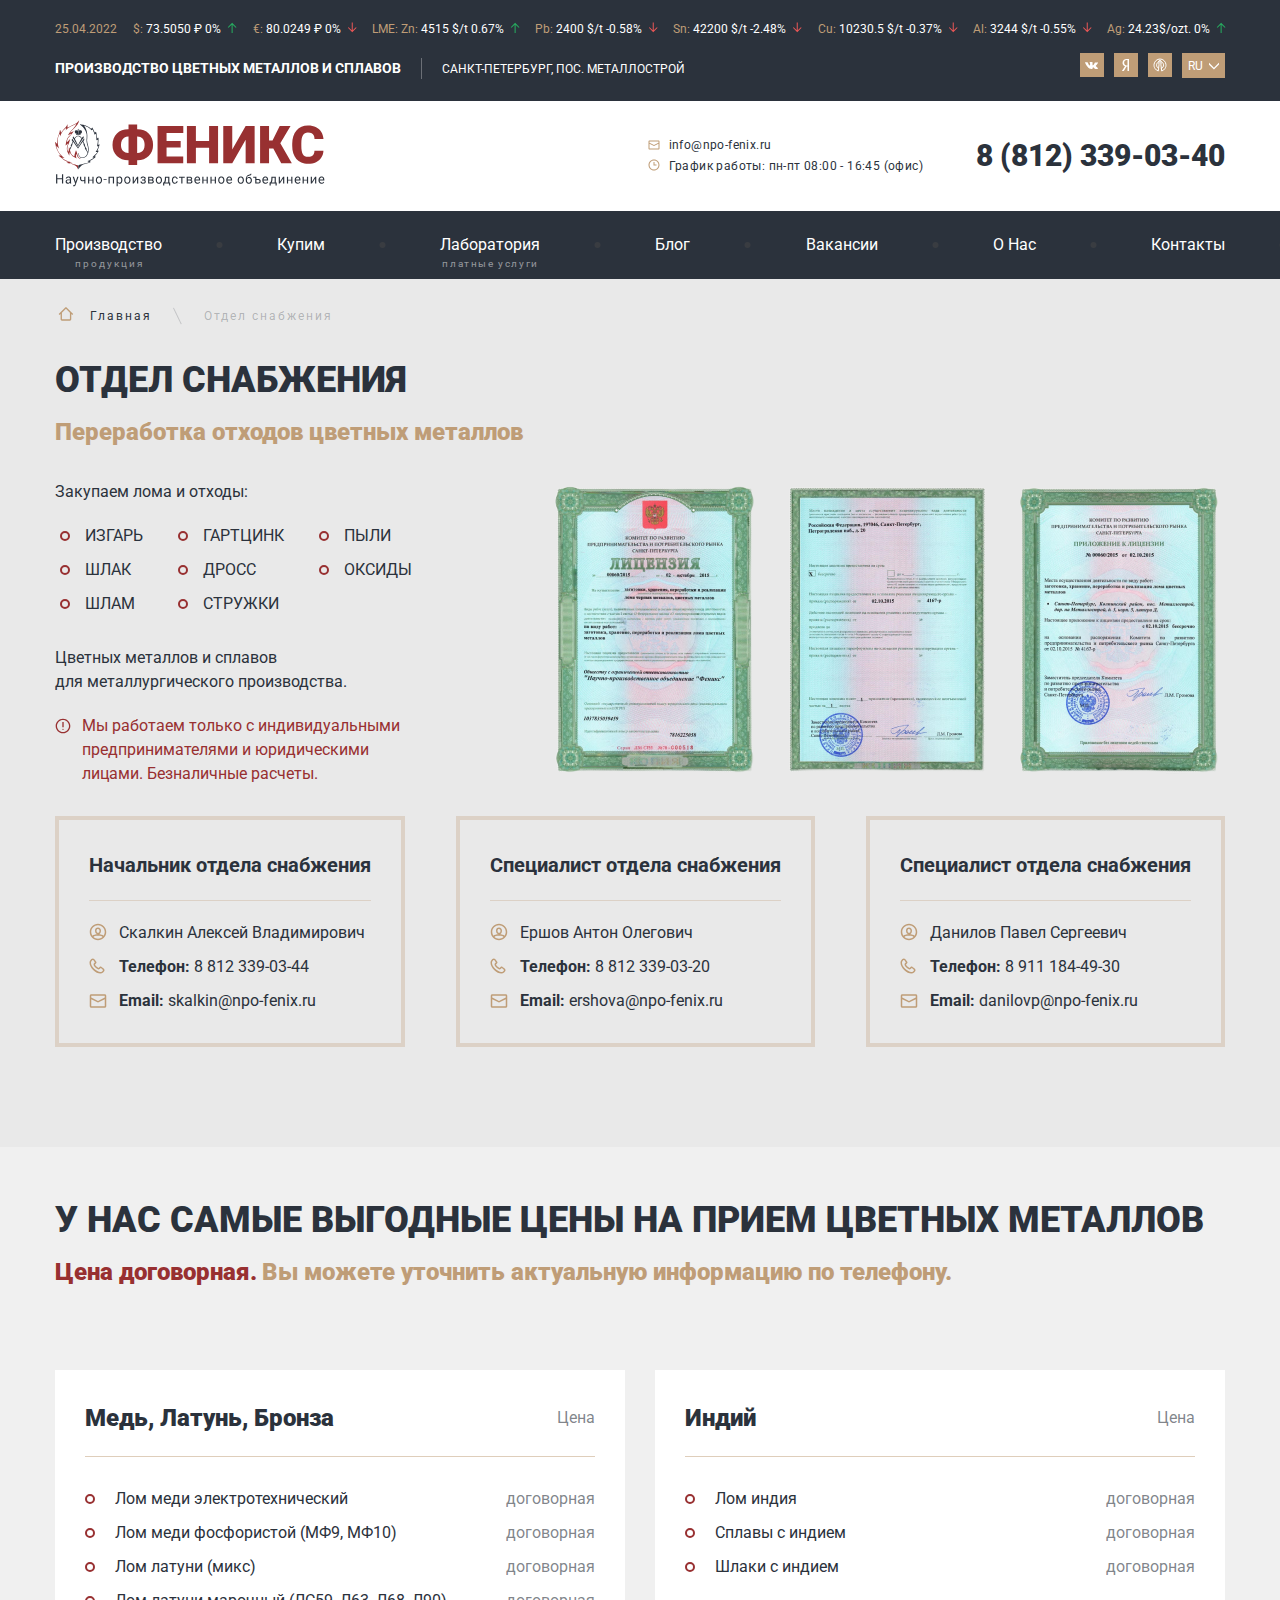
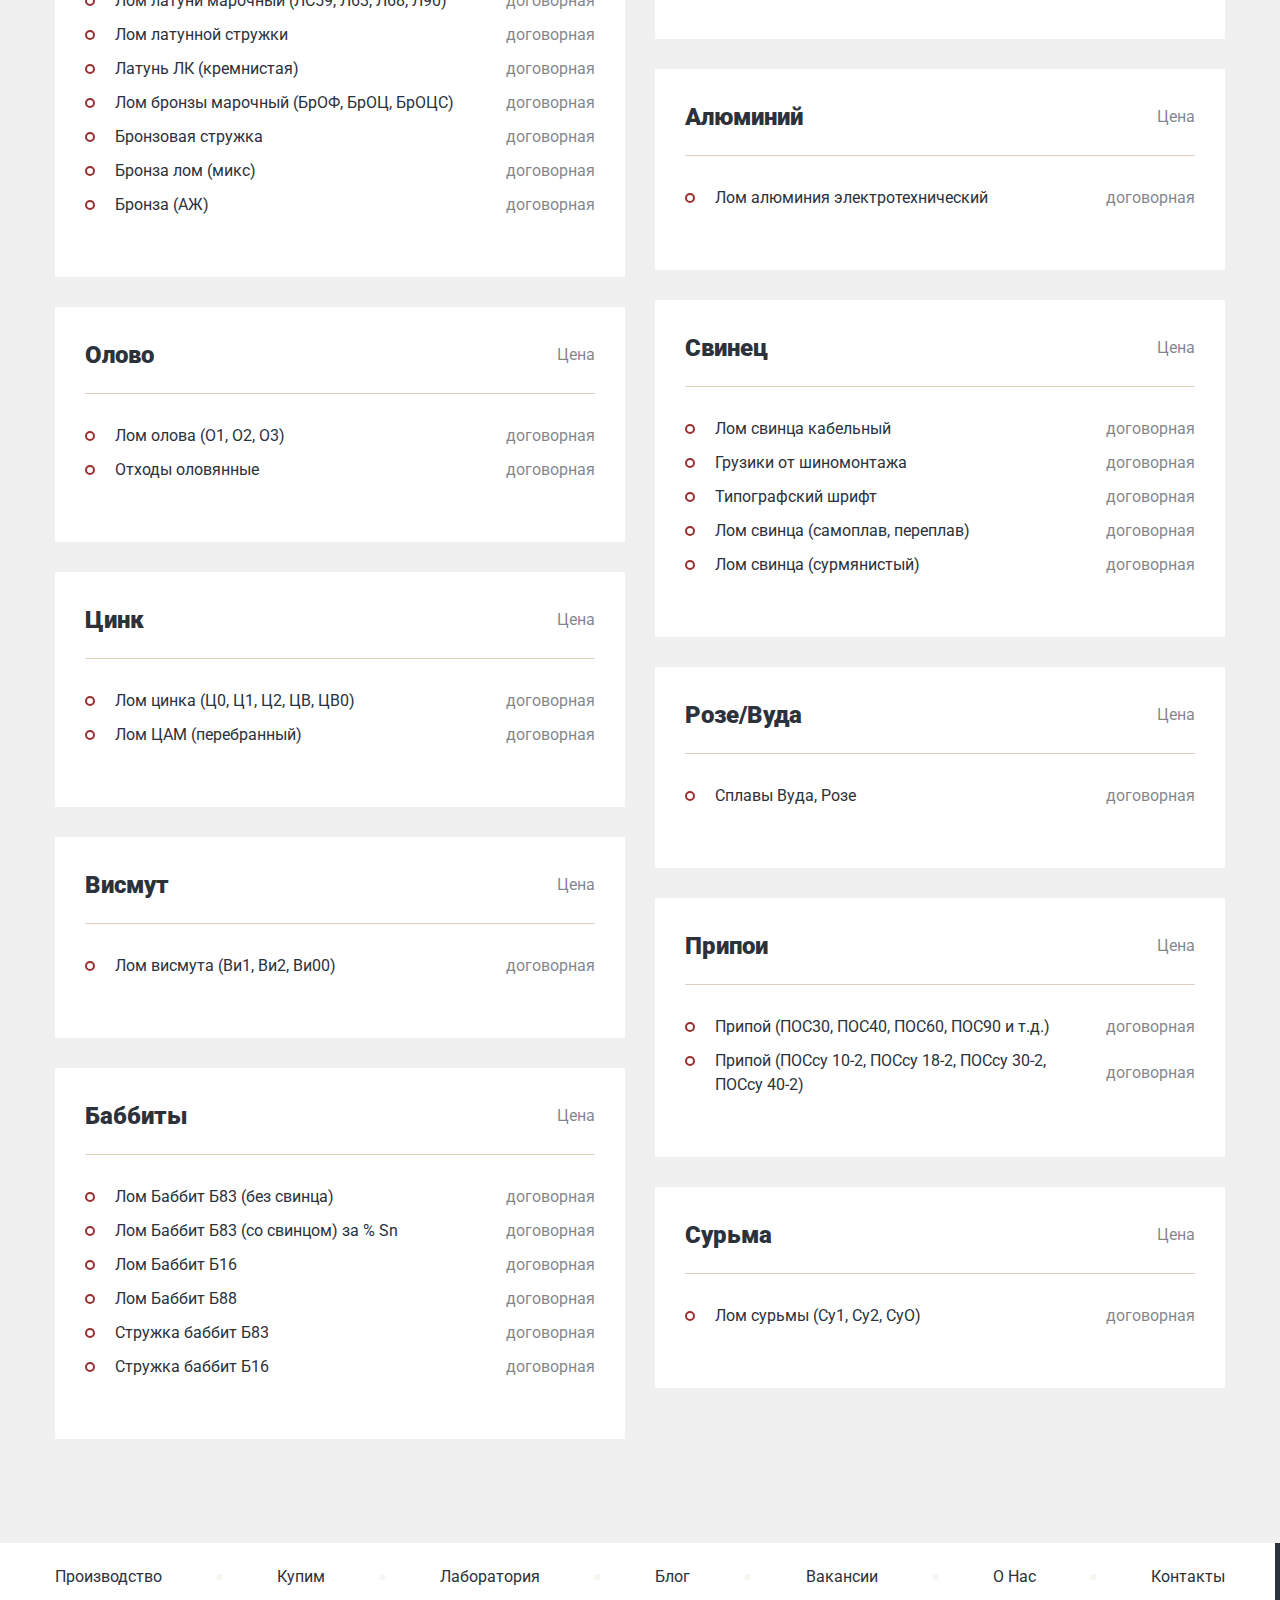
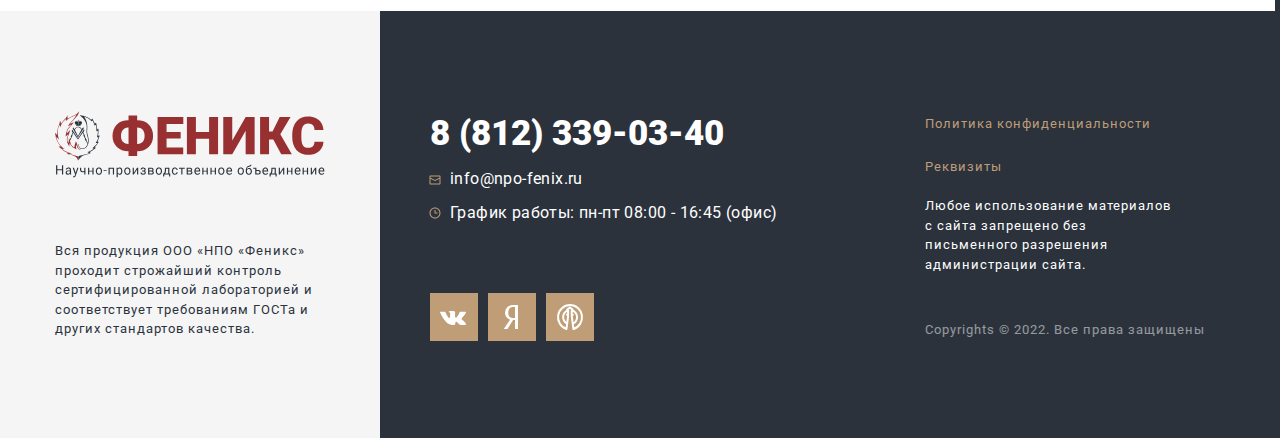
<file: buy-page.html>
<!DOCTYPE html>
<html lang="ru">

<head>
   <meta charset="UTF-8">
   <meta http-equiv="X-UA-Compatible" content="IE=edge">
   <meta name="viewport" content="width=device-width, initial-scale=1.0">
   <title>Купим</title>
   <link rel="preconnect" href="https://fonts.googleapis.com">
   <link rel="preconnect" href="https://fonts.gstatic.com" crossorigin>
   <link href="https://fonts.googleapis.com/css2?family=Roboto:wght@400;700;900&display=swap" rel="stylesheet">
   <link rel="stylesheet" href="css/style.min.css">
</head>

<body>


   <div class="wrapper">
      <div class="btn__up">&uarr;</div>
      <header class="header header__production-page">
         <div class="header__inner">
            <div class="header__top">
               <div class="header__top-inner">
                  <div class="container">
                     <ul class="quotations__list">
                        <li class="quotations__item quotations__data">25.04.2022</li>
                        <li class="quotations__item quotations__price price__arrow--up "><span
                              class="quotations__price--color">$:</span>73.5050 ₽ 0%</li>
                        <li class="quotations__item quotations__price price__arrow--down"><span
                              class="quotations__price--color">€:</span>80.0249 ₽ 0%</li>
                        <li class="quotations__item quotations__price price__arrow--up"><span
                              class="quotations__price--color">LME: Zn:</span>4515 $/t 0.67%</li>
                        <li class="quotations__item quotations__price price__arrow--down"><span
                              class="quotations__price--color">Pb:</span>2400 $/t -0.58%</li>
                        <li class="quotations__item quotations__price price__arrow--down"><span
                              class="quotations__price--color">Sn:</span>42200 $/t -2.48%</li>
                        <li class="quotations__item quotations__price price__arrow--down"><span
                              class="quotations__price--color">Cu:</span>10230.5 $/t -0.37%</li>
                        <li class="quotations__item quotations__price price__arrow--down"><span
                              class="quotations__price--color">Al:</span>3244 $/t -0.55%</li>
                        <li class="quotations__item quotations__price price__arrow--up"><span
                              class="quotations__price--color">Ag:</span>24.23$/ozt. 0% </li>
                     </ul>
                     <div class="header__top-info">
                        <div class="top-info__text">
                           <h1 class="top-info__text-description" data-da=".header__body,450,first">производство
                              цветных металлов и сплавов</h1>
                           <p class="top-info__text-address" data-da=".menu__list,760,last">Санкт-Петербург, пос.
                              металлострой</p>
                        </div>
                        <div class="top-info__social">
                           <ul class="top-info__social-list" data-da=".menu__list,465,last">
                              <li class="top-info__social-item">
                                 <a class="top-info__social-link" href="#">
                                    <svg width="24" height="24" viewBox="0 0 24 24" fill="none"
                                       xmlns="http://www.w3.org/2000/svg">
                                       <rect width="24" height="24" fill="#BF9D77" />
                                       <path
                                          d="M17.8792 15.2808C17.8792 15.2329 17.8275 15.2329 17.8275 15.1849C17.6206 14.8014 17.1551 14.3219 16.5344 13.7945C16.2241 13.5548 16.0689 13.363 15.9655 13.2671C15.8103 13.0753 15.8103 12.9315 15.862 12.7397C15.9137 12.5959 16.1206 12.3562 16.4827 11.9247C16.6896 11.6849 16.793 11.5411 16.9482 11.3973C17.7241 10.4384 18.0861 9.81506 17.9827 9.52739L17.931 9.47945C17.8793 9.43151 17.8275 9.38356 17.7241 9.38356C17.6206 9.33562 17.4655 9.33562 17.3103 9.38356H15.3448C15.2931 9.38356 15.293 9.38356 15.1896 9.38356C15.1379 9.38356 15.0862 9.38356 15.0862 9.38356H15.0344H14.9827L14.931 9.4315C14.8793 9.47945 14.8793 9.47945 14.8793 9.52739C14.6724 10.0548 14.4137 10.4863 14.1551 10.9658C14 11.2055 13.8448 11.4452 13.6896 11.637C13.5344 11.8288 13.431 11.9726 13.3275 12.0685C13.2241 12.1644 13.1206 12.2123 13.0689 12.3082C13.0172 12.3562 12.9138 12.4041 12.9138 12.3562C12.862 12.3562 12.8103 12.3562 12.8103 12.3082C12.7586 12.2603 12.7069 12.2123 12.6551 12.1644C12.6034 12.1164 12.6034 12.0205 12.5517 11.9247C12.5517 11.8288 12.5517 11.7329 12.5517 11.6849C12.5517 11.637 12.5517 11.4932 12.5517 11.3973C12.5517 11.2534 12.5517 11.1575 12.5517 11.1096C12.5517 10.9658 12.5517 10.774 12.5517 10.5822C12.5517 10.3904 12.5517 10.2466 12.5517 10.1507C12.5517 10.0548 12.5517 9.91096 12.5517 9.81507C12.5517 9.67123 12.5517 9.57534 12.5517 9.52739C12.5517 9.47945 12.5 9.38356 12.5 9.33562C12.4482 9.28767 12.3965 9.23972 12.3448 9.19178C12.2931 9.14383 12.1896 9.14383 12.1379 9.09589C11.8793 9.04794 11.5689 9 11.2069 9C10.3793 9 9.81033 9.04795 9.60343 9.14384C9.49998 9.19178 9.39653 9.23972 9.34481 9.33562C9.24136 9.43151 9.24136 9.47945 9.29308 9.47945C9.5517 9.5274 9.7586 9.62328 9.86205 9.76712L9.91378 9.86302C9.9655 9.91096 9.96549 10.0068 10.0172 10.1507C10.0689 10.2945 10.0689 10.4384 10.0689 10.6301C10.0689 10.9178 10.0689 11.2055 10.0689 11.3973C10.0689 11.637 10.0172 11.7808 10.0172 11.9247C10.0172 12.0685 9.9655 12.1644 9.91378 12.2123C9.86205 12.3082 9.86205 12.3562 9.81032 12.3562C9.81032 12.3562 9.81032 12.4041 9.75859 12.4041C9.70687 12.4041 9.65515 12.4521 9.5517 12.4521C9.49998 12.4521 9.39653 12.4041 9.34481 12.3562C9.24136 12.3082 9.13791 12.2123 9.08619 12.1164C8.98274 12.0205 8.87929 11.8767 8.77584 11.6849C8.6724 11.4931 8.51722 11.3014 8.41377 11.0137L8.31033 10.8219C8.25861 10.726 8.15516 10.5342 8.05171 10.2945C7.94827 10.0548 7.84481 9.86302 7.74137 9.62329C7.68964 9.5274 7.63793 9.47945 7.5862 9.4315H7.53447C7.53447 9.4315 7.48274 9.38356 7.43102 9.38356C7.3793 9.38356 7.32758 9.33562 7.27586 9.33562H5.41379C5.2069 9.33562 5.10345 9.38356 5.05173 9.4315L5 9.47945C5 9.47945 5 9.5274 5 9.57534C5 9.62329 5 9.67123 5.05173 9.76712C5.31035 10.3425 5.62069 10.9178 5.93103 11.4932C6.24137 12.0205 6.55172 12.5 6.75862 12.8356C7.01724 13.1712 7.22413 13.5069 7.48275 13.7945C7.74137 14.0822 7.89654 14.274 7.94826 14.3699C8.05171 14.4658 8.10343 14.5137 8.15515 14.5616L8.31033 14.7055C8.41378 14.8014 8.56895 14.9452 8.77584 15.089C8.98274 15.2329 9.24136 15.3767 9.49998 15.5205C9.75859 15.6644 10.0689 15.7603 10.3793 15.8562C10.7414 15.9521 11.0517 16 11.362 15.9521H12.1379C12.2931 15.9521 12.3965 15.9041 12.5 15.8082L12.5517 15.7603C12.5517 15.7123 12.6034 15.7123 12.6034 15.6644C12.6034 15.6164 12.6034 15.5685 12.6034 15.4726C12.6034 15.2808 12.6034 15.137 12.6551 14.9932C12.7069 14.8493 12.7069 14.7534 12.7586 14.6575C12.8103 14.5616 12.862 14.5137 12.9138 14.4658C12.9655 14.4178 13.0172 14.3699 13.0172 14.3699H13.0689C13.1724 14.3219 13.3275 14.3699 13.431 14.4658C13.5862 14.5616 13.7413 14.7055 13.8448 14.8493C13.9482 14.9932 14.1034 15.137 14.3103 15.3288C14.5172 15.5206 14.6724 15.6644 14.7758 15.7123L14.931 15.8082C15.0344 15.8562 15.1379 15.9041 15.2931 15.9521C15.4482 16 15.5517 16 15.6551 16L17.4137 15.9521C17.5689 15.9521 17.7241 15.9041 17.8275 15.8562C17.931 15.8082 17.9827 15.7603 17.9827 15.6644C17.9827 15.6164 17.9827 15.5206 17.9827 15.4726C17.8792 15.3767 17.8792 15.3288 17.8792 15.2808Z"
                                          fill="white" />
                                    </svg>
                                 </a>
                              </li>
                              <li class="top-info__social-item">
                                 <a class="top-info__social-link" href="#">
                                    <svg width="24" height="24" viewBox="0 0 24 24" fill="none"
                                       xmlns="http://www.w3.org/2000/svg">
                                       <rect width="24" height="24" fill="#BF9D77" />
                                       <path
                                          d="M13.4987 12.528H12.6797C11.3928 12.528 10.1449 11.7601 10.1449 9.83991C10.1449 7.84006 11.3149 7.02401 12.5042 7.02401H13.4987V12.528ZM14.7855 6H12.5629C10.3786 6 8.52674 7.36023 8.52674 10.0001C8.52674 11.5841 9.4236 12.7521 11.0226 13.3278L8.0391 17.7439C7.94147 17.8879 8.0391 18 8.19489 18H9.57939C9.69623 18 9.77466 17.968 9.8136 17.8879L12.5239 13.552H13.4987V17.8879C13.4987 17.9361 13.5573 18 13.6352 18H14.8442C14.9611 18 15 17.9518 15 17.8722V6.1598C15 6.04816 14.9221 6 14.7855 6Z"
                                          fill="white" />
                                    </svg>
                                 </a>
                              </li>
                              <li class="top-info__social-item">
                                 <a class="top-info__social-link" href="#">
                                    <svg width="24" height="24" viewBox="0 0 24 24" fill="none"
                                       xmlns="http://www.w3.org/2000/svg">
                                       <rect width="24" height="24" fill="#BF9D77" />
                                       <path
                                          d="M12.888 8.61275C13.6073 8.7914 14.2524 9.1987 14.7302 9.77585C15.2079 10.353 15.4936 11.0702 15.5461 11.8238C15.5985 12.5775 15.415 13.3286 15.022 13.9689C14.629 14.6092 14.0468 15.1055 13.3594 15.3861M13.3594 15.3861L12.8676 11.4559L13.4095 10.8137H12.8528L12.8918 8.61279V8.53135H13.3038V8.24534L11.962 7.24903L10.6202 8.24534V8.53324H11.0322L11.0323 8.6696M13.3594 15.3861L13.6879 18C15.07 17.5865 16.2602 16.6794 17.0412 15.4443C17.8222 14.2093 18.1419 12.7287 17.9418 11.273C17.7418 9.81736 17.0353 8.48369 15.9515 7.51561C14.8678 6.54752 13.4789 6.00962 12.0387 6.00013C10.5985 5.99064 9.20301 6.5102 8.10707 7.46393C7.01113 8.41765 6.28789 9.7419 6.06944 11.1948C5.85098 12.6477 6.15188 14.1324 6.91719 15.3776C7.68251 16.6228 8.86115 17.5456 10.2379 17.9773L10.5757 15.3028L11.0582 11.4502L10.5163 10.8081H11.073L11.0323 8.6696M11.0323 8.6696C10.3604 8.88274 9.76716 9.29791 9.33025 9.86081C8.89334 10.4237 8.63309 11.1081 8.58356 11.8244C8.53403 12.5408 8.69752 13.2557 9.05264 13.8756C9.40777 14.4956 9.93798 14.9917 10.5739 15.299"
                                          stroke="white" stroke-linecap="round" stroke-linejoin="round" />
                                    </svg>
                                 </a>
                              </li>
                              <li class="top-info__social-item">
                                 <div class="language-switch__box" data-spollers>
                                    <div class="select__language-body">
                                       <span class="select__language">RU</span>
                                       <button class="language-switch__btn" data-spoller></button>
                                       <ul class="select__language-list">
                                          <li class="select__language-item">
                                             <a class="select__language-link" href="#">EN</a>
                                          </li>
                                          <li class="select__language-item">
                                             <a class="select__language-link" href="#">DEU</a>
                                          </li>
                                          <li class="select__language-item">
                                             <a class="select__language-link" href="#">FR</a>
                                          </li>
                                       </ul>
                                    </div>
                                 </div>
                              </li>
                           </ul>
                        </div>
                     </div>
                  </div>
               </div>
            </div>

            <div class="header__body">
               <div class="container">
                  <div class="header__body-inner">
                     <a class="header__logo" href="#">
                        <img class="header__logo-img" src="images/logo.svg" alt="логотип">
                     </a>
                     <div class="header__body-contacts" data-da=".menu__list,600,last">
                        <div class="contacts__info">
                           <a class="contacts__info-mail" href="mailto:info@npo-fenix.ru">info@npo-fenix.ru</a>
                           <p class="contacts__info-schedule">График работы: пн-пт 08:00 - 16:45 (офис)</p>
                        </div>
                        <div class="contacts__phone">
                           <a class="contacts__phone-number" href="tel:88123390340">8 (812) 339-03-40</a>
                        </div>
                     </div>
                     <a class="mobile-phone" href="tel:88123390340">
                        <img class="mobile-phone__img" src="images/icons/phone-mobile.svg" alt="">
                     </a>
                     <div class="icon-menu__inner">
                        <button type="button" class="icon-menu"><span></span></button>
                     </div>
                  </div>
               </div>
            </div>

            <div class="header__bottom">
               <div class="container">
                  <nav class="menu">
                     <ul class="menu__list">
                        <li class="menu__item">
                           <a class="menu__link " href="production-page.html">
                              Производство
                              <span class="products__sub-text">продукция</span>
                           </a>
                        </li>
                        <li class="menu__item">
                           <a class="menu__link" href="buy-page.html">Купим</a>
                        </li>
                        <li class="menu__item">
                           <a class="menu__link" href="laboratory-page.html">
                              Лаборатория
                              <span class="products__sub-text products__sub-text-lab ">платные услуги</span>
                           </a>
                        </li>
                        <li class="menu__item">
                           <a class="menu__link" href="blog-page.html">Блог</a>
                        </li>
                        <li class="menu__item">
                           <a class="menu__link" href="vacancies-page.html">Вакансии</a>
                        </li>
                        <li class="menu__item">
                           <a class="menu__link" href="about-page.html">О Нас</a>
                        </li>
                        <li class="menu__item">
                           <a class="menu__link" href="contacts-page.html">Контакты</a>
                        </li>
                     </ul>
                  </nav>
               </div>
            </div>
         </div>
      </header>

      <div class="breadcrumbs">
         <div class="container">
            <div class="breadcrumbs__body">
               <div class="breadcrumbs__inner">
                  <ul class="breadcrumbs__list mobile-overflow ">
                     <li class="breadcrumbs__list-item">
                        <a class="breadcrumbs__list-item-link breadcrumbs__list-item-link--great "
                           href="index.html">Главная</a>
                     </li>
                     <li class="breadcrumbs__list-item">
                        <span class="breadcrumbs__list-item-link--color">Отдел снабжения</span>
                     </li>
                  </ul>
               </div>
            </div>
         </div>
      </div>

      <main class="main">

         <section class="supplies">
            <div class="container">
               <div class="section-title__block  supplies-title__block">
                  <h2 class="section-title supplies-title">Отдел снабжения</h2>
                  <h5 class="section__sub-title supplies__sub-title">Переработка отходов цветных металлов</h5>
               </div>
               <div class="supplies__inner">
                  <div class="supplies__top">
                     <div class="supplies__content">
                        <p class="supplies__content-title-top">Закупаем лома и отходы:</p>
                        <ul class="supplies__content-items">
                           <li class="supplies__content-item">
                              <p class="supplies__alloy-name">ИЗГАРЬ</p>
                              <p class="supplies__alloy-name">ШЛАК</p>
                              <p class="supplies__alloy-name">ШЛАМ</p>
                           </li>
                           <li class="supplies__content-item">
                              <p class="supplies__alloy-name">ГАРТЦИНК</p>
                              <p class="supplies__alloy-name">ДРОСС</p>
                              <p class="supplies__alloy-name">СТРУЖКИ</p>
                           </li>
                           <li class="supplies__content-item">
                              <p class="supplies__alloy-name">ПЫЛИ</p>
                              <p class="supplies__alloy-name">ОКСИДЫ</p>
                           </li>
                        </ul>
                        <p class="supplies__content-title-bottom">Цветных металлов и сплавов <br> для металлургического
                           производства. </p>
                        <p class="supplies__content-description">Мы работаем только с индивидуальными <br>
                           предпринимателями
                           и юридическими лицами. Безналичные расчеты.</p>
                     </div>
                     <div class="supplies__license">
                        <ul class="supplies__license-items supplies__license-items-overflow">
                           <li class="supplies__license-item">
                              <div class="license-card__picture">
                                 <a class="license-card__picture-link" href="">
                                    <img class="supplies__license-images" src="images/license-1.png" alt="лицензия">
                                 </a>
                              </div>
                           </li>
                           <li class="supplies__license-item">
                              <div class="license-card__picture">
                                 <a class="license-card__picture-link" href="">
                                    <img class="supplies__license-images" src="images/license-2.png" alt="лицензия">
                                 </a>
                              </div>
                           </li>
                           <li class="supplies__license-item">
                              <div class="license-card__picture">
                                 <a class="license-card__picture-link" href="">
                                    <img class="supplies__license-images" src="images/license-3.png" alt="лицензия">
                                 </a>
                              </div>
                           </li>
                        </ul>
                     </div>
                  </div>
                  <div class="supplies__bottom">
                     <ul class="supplies__bottom-cards">
                        <li class="supplies__bottom-card">
                           <p class="supplies__card-title">Начальник отдела снабжения</p>
                           <div class="supplies__card-contacts">
                              <p class="supplies__card-user">Скалкин Алексей Владимирович</p>
                              <p class="supplies__card-phone">
                                 <b>Телефон:</b>
                                 <a class="supplies__card-phone-link" href="tel:88123390344"> 8 812
                                    339-03-44</a>
                              </p>
                              <p class="supplies__card-mail">
                                 <b>Email:</b>
                                 <a class="supplies__card-mail-link" href="mailto:skalkin@npo-fenix.ru">
                                    skalkin@npo-fenix.ru</a>
                              </p>
                           </div>
                        </li>
                        <li class="supplies__bottom-card">
                           <p class="supplies__card-title">Специалист отдела снабжения</p>
                           <div class="supplies__card-contacts">
                              <p class="supplies__card-user">Ершов Антон Олегович
                              </p>
                              <p class="supplies__card-phone">
                                 <b>Телефон:</b>
                                 <a class="supplies__card-phone-link" href="tel:88123390320">8 812 339-03-20</a>
                              </p>
                              <p class="supplies__card-mail">
                                 <b>Email:</b>
                                 <a class="supplies__card-mail-link" href="mailto:ershova@npo-fenix.ru">
                                    ershova@npo-fenix.ru</a>
                              </p>
                           </div>
                        </li>
                        <li class="supplies__bottom-card">
                           <p class="supplies__card-title">Специалист отдела снабжения</p>
                           <div class="supplies__card-contacts">
                              <p class="supplies__card-user">Данилов Павел Сергеевич</p>
                              <p class="supplies__card-phone">
                                 <b>Телефон:</b>
                                 <a class="supplies__card-phone-link" href="tel:89111844930">8 911 184-49-30</a>
                              </p>
                              <p class="supplies__card-mail">
                                 <b>Email:</b>
                                 <a class="supplies__card-mail-link" href="mailto:danilovp@npo-fenix.ru">
                                    danilovp@npo-fenix.ru</a>
                              </p>
                           </div>
                        </li>
                     </ul>
                  </div>
               </div>
            </div>
         </section>

         <section class="buy-page">
            <div class="container">
               <div class="section-title__block  buy-page-title__block">
                  <h2 class="section-title buy-page-title">У нас самые выгодные цены на прием цветных металлов</h2>
                  <h5 class="section__sub-title buy-page__sub-title"> <span class="sub-title--color">Цена
                        договорная.</span>Вы можете уточнить актуальную
                     информацию по телефону.</h5>
               </div>
               <div class="buy-page__body">
                  <ul class="buy-page__list">
                     <li class="buy-page__item block" data-spollers="500,max">
                        <div class="buy-page__price-box">
                           <div class="buy-page__price-inner">
                              <p class="buy-page__name">Медь, Латунь,
                                 Бронза</p>
                              <p class="buy-page__price">Цена</p>
                           </div>
                        </div>
                        <div class="buy-page__item-inner">
                           <button type="button" class="buy-page__item-title block__title" data-spoller>Медь, Латунь,
                              Бронза</button>
                           <div class="buy-page__spollers-inner">
                              <div class="item__price-box">
                                 <div class="item__price-box-inner">
                                    <p class="item__price-name">Лом меди электротехнический</p>
                                    <div class="price-hidden__box">
                                       <p class="item__price-hidden">цена</p>
                                       <p class="item__price">
                                          договорная</p>
                                    </div>
                                 </div>
                              </div>
                              <div class="item__price-box">
                                 <div class="item__price-box-inner">
                                    <p class="item__price-name">Лом меди фосфористой (МФ9, МФ10)</p>
                                    <div class="price-hidden__box">
                                       <p class="item__price-hidden">цена</p>
                                       <p class="item__price">
                                          договорная</p>
                                    </div>
                                 </div>
                              </div>
                              <div class="item__price-box">
                                 <div class="item__price-box-inner">
                                    <p class="item__price-name">Лом латуни (микс)</p>
                                    <div class="price-hidden__box">
                                       <p class="item__price-hidden">цена</p>
                                       <p class="item__price">
                                          договорная</p>
                                    </div>
                                 </div>
                              </div>
                              <div class="item__price-box">
                                 <div class="item__price-box-inner">
                                    <p class="item__price-name">Лом латуни марочный (ЛС59, Л63, Л68, Л90)</p>
                                    <div class="price-hidden__box">
                                       <p class="item__price-hidden">цена</p>
                                       <p class="item__price">
                                          договорная</p>
                                    </div>
                                 </div>
                              </div>
                              <div class="item__price-box">
                                 <div class="item__price-box-inner">
                                    <p class="item__price-name">Лом латунной стружки</p>
                                    <div class="price-hidden__box">
                                       <p class="item__price-hidden">цена</p>
                                       <p class="item__price">
                                          договорная</p>
                                    </div>
                                 </div>
                              </div>
                              <div class="item__price-box">
                                 <div class="item__price-box-inner">
                                    <p class="item__price-name">Латунь ЛК (кремнистая)</p>
                                    <div class="price-hidden__box">
                                       <p class="item__price-hidden">цена</p>
                                       <p class="item__price">
                                          договорная</p>
                                    </div>
                                 </div>
                              </div>
                              <div class="item__price-box">
                                 <div class="item__price-box-inner">
                                    <p class="item__price-name">Лом бронзы марочный (БрОФ, БрОЦ, БрОЦС)</p>
                                    <div class="price-hidden__box">
                                       <p class="item__price-hidden">цена</p>
                                       <p class="item__price">
                                          договорная</p>
                                    </div>
                                 </div>
                              </div>
                              <div class="item__price-box">
                                 <div class="item__price-box-inner">
                                    <p class="item__price-name">Бронзовая стружка</p>
                                    <div class="price-hidden__box">
                                       <p class="item__price-hidden">цена</p>
                                       <p class="item__price">
                                          договорная</p>
                                    </div>
                                 </div>
                              </div>
                              <div class="item__price-box">
                                 <div class="item__price-box-inner">
                                    <p class="item__price-name">Бронза лом (микс)</p>
                                    <div class="price-hidden__box">
                                       <p class="item__price-hidden">цена</p>
                                       <p class="item__price">
                                          договорная</p>
                                    </div>
                                 </div>
                              </div>
                              <div class="item__price-box">
                                 <div class="item__price-box-inner">
                                    <p class="item__price-name">Бронза (АЖ)</p>
                                    <div class="price-hidden__box">
                                       <p class="item__price-hidden">цена</p>
                                       <p class="item__price">
                                          договорная</p>
                                    </div>
                                 </div>
                              </div>
                           </div>
                        </div>
                     </li>
                     <li class="buy-page__item block" data-spollers="500,max">
                        <div class="buy-page__price-box">
                           <div class="buy-page__price-inner">
                              <p class="buy-page__name">Олово</p>
                              <p class="buy-page__price">Цена</p>
                           </div>
                        </div>
                        <div class="buy-page__item-inner">
                           <button type="button" class="buy-page__item-title block__title" data-spoller>Олово</button>
                           <div class="buy-page__spollers-inner">
                              <div class="item__price-box">
                                 <div class="item__price-box-inner">
                                    <p class="item__price-name">Лом олова (О1, О2, О3)</p>
                                    <div class="price-hidden__box">
                                       <p class="item__price-hidden">цена</p>
                                       <p class="item__price">
                                          договорная</p>
                                    </div>
                                 </div>
                              </div>
                              <div class="item__price-box">
                                 <div class="item__price-box-inner">
                                    <p class="item__price-name">Отходы оловянные</p>
                                    <div class="price-hidden__box">
                                       <p class="item__price-hidden">цена</p>
                                       <p class="item__price">
                                          договорная</p>
                                    </div>
                                 </div>
                              </div>
                           </div>
                        </div>
                     </li>
                     <li class="buy-page__item block" data-spollers="500,max">
                        <div class="buy-page__price-box">
                           <div class="buy-page__price-inner">
                              <p class="buy-page__name">Цинк</p>
                              <p class="buy-page__price">Цена</p>
                           </div>
                        </div>
                        <div class="buy-page__item-inner">
                           <button type="button" class="buy-page__item-title block__title" data-spoller>Цинк</button>
                           <div class="buy-page__spollers-inner">
                              <div class="item__price-box">
                                 <div class="item__price-box-inner">
                                    <p class="item__price-name">Лом цинка (Ц0, Ц1, Ц2, ЦВ, ЦВ0)</p>
                                    <div class="price-hidden__box">
                                       <p class="item__price-hidden">цена</p>
                                       <p class="item__price">
                                          договорная</p>
                                    </div>
                                 </div>
                              </div>
                              <div class="item__price-box">
                                 <div class="item__price-box-inner">
                                    <p class="item__price-name">Лом ЦАМ (перебранный)</p>
                                    <div class="price-hidden__box">
                                       <p class="item__price-hidden">цена</p>
                                       <p class="item__price">
                                          договорная</p>
                                    </div>
                                 </div>
                              </div>
                           </div>
                        </div>
                     </li>
                     <li class="buy-page__item block" data-spollers="500,max">
                        <div class="buy-page__price-box">
                           <div class="buy-page__price-inner">
                              <p class="buy-page__name">Висмут</p>
                              <p class="buy-page__price">Цена</p>
                           </div>
                        </div>
                        <div class="buy-page__item-inner">
                           <button type="button" class="buy-page__item-title block__title" data-spoller>Висмут</button>
                           <div class="buy-page__spollers-inner">
                              <div class="item__price-box">
                                 <div class="item__price-box-inner">
                                    <p class="item__price-name">Лом висмута (Ви1, Ви2, Ви00)</p>
                                    <div class="price-hidden__box">
                                       <p class="item__price-hidden">цена</p>
                                       <p class="item__price">
                                          договорная</p>
                                    </div>
                                 </div>
                              </div>
                           </div>
                        </div>
                     </li>
                     <li class="buy-page__item block" data-spollers="500,max">
                        <div class="buy-page__price-box">
                           <div class="buy-page__price-inner">
                              <p class="buy-page__name">Баббиты</p>
                              <p class="buy-page__price">Цена</p>
                           </div>
                        </div>
                        <div class="buy-page__item-inner">
                           <button type="button" class="buy-page__item-title block__title" data-spoller>Баббиты</button>
                           <div class="buy-page__spollers-inner">
                              <div class="item__price-box">
                                 <div class="item__price-box-inner">
                                    <p class="item__price-name">Лом Баббит Б83 (без свинца)</p>
                                    <div class="price-hidden__box">
                                       <p class="item__price-hidden">цена</p>
                                       <p class="item__price">
                                          договорная</p>
                                    </div>
                                 </div>
                              </div>
                              <div class="item__price-box">
                                 <div class="item__price-box-inner">
                                    <p class="item__price-name">Лом Баббит Б83 (со свинцом) за % Sn</p>
                                    <div class="price-hidden__box">
                                       <p class="item__price-hidden">цена</p>
                                       <p class="item__price">
                                          договорная</p>
                                    </div>
                                 </div>
                              </div>
                              <div class="item__price-box">
                                 <div class="item__price-box-inner">
                                    <p class="item__price-name">Лом Баббит Б16</p>
                                    <div class="price-hidden__box">
                                       <p class="item__price-hidden">цена</p>
                                       <p class="item__price">
                                          договорная</p>
                                    </div>
                                 </div>
                              </div>
                              <div class="item__price-box">
                                 <div class="item__price-box-inner">
                                    <p class="item__price-name">Лом Баббит Б88</p>
                                    <div class="price-hidden__box">
                                       <p class="item__price-hidden">цена</p>
                                       <p class="item__price">
                                          договорная</p>
                                    </div>
                                 </div>
                              </div>
                              <div class="item__price-box">
                                 <div class="item__price-box-inner">
                                    <p class="item__price-name">Стружка баббит Б83</p>
                                    <div class="price-hidden__box">
                                       <p class="item__price-hidden">цена</p>
                                       <p class="item__price">
                                          договорная</p>
                                    </div>
                                 </div>
                              </div>
                              <div class="item__price-box">
                                 <div class="item__price-box-inner">
                                    <p class="item__price-name">Стружка баббит Б16</p>
                                    <div class="price-hidden__box">
                                       <p class="item__price-hidden">цена</p>
                                       <p class="item__price">
                                          договорная</p>
                                    </div>
                                 </div>
                              </div>
                           </div>
                        </div>
                     </li>
                     <li class="buy-page__item block" data-spollers="500,max">
                        <div class="buy-page__price-box">
                           <div class="buy-page__price-inner">
                              <p class="buy-page__name">Индий</p>
                              <p class="buy-page__price">Цена</p>
                           </div>
                        </div>
                        <div class="buy-page__item-inner">
                           <button type="button" class="buy-page__item-title block__title" data-spoller>Индий</button>
                           <div class="buy-page__spollers-inner">
                              <div class="item__price-box">
                                 <div class="item__price-box-inner">
                                    <p class="item__price-name">Лом индия</p>
                                    <div class="price-hidden__box">
                                       <p class="item__price-hidden">цена</p>
                                       <p class="item__price">
                                          договорная</p>
                                    </div>
                                 </div>
                              </div>
                              <div class="item__price-box">
                                 <div class="item__price-box-inner">
                                    <p class="item__price-name">Сплавы с индием</p>
                                    <div class="price-hidden__box">
                                       <p class="item__price-hidden">цена</p>
                                       <p class="item__price">
                                          договорная</p>
                                    </div>
                                 </div>
                              </div>
                              <div class="item__price-box">
                                 <div class="item__price-box-inner">
                                    <p class="item__price-name">Шлаки с индием</p>
                                    <div class="price-hidden__box">
                                       <p class="item__price-hidden">цена</p>
                                       <p class="item__price">
                                          договорная</p>
                                    </div>
                                 </div>
                              </div>
                           </div>
                        </div>
                     </li>
                     <li class="buy-page__item block  al" data-spollers="500,max">
                        <div class="buy-page__price-box">
                           <div class="buy-page__price-inner">
                              <p class="buy-page__name">Алюминий</p>
                              <p class="buy-page__price">Цена</p>
                           </div>
                        </div>
                        <div class="buy-page__item-inner">
                           <button type="button" class="buy-page__item-title block__title"
                              data-spoller>Алюминий</button>
                           <div class="buy-page__spollers-inner">
                              <div class="item__price-box">
                                 <div class="item__price-box-inner">
                                    <p class="item__price-name">Лом алюминия электротехнический</p>
                                    <div class="price-hidden__box">
                                       <p class="item__price-hidden">цена</p>
                                       <p class="item__price">
                                          договорная</p>
                                    </div>
                                 </div>
                              </div>
                           </div>
                        </div>
                     </li>
                     <li class="buy-page__item block pb" data-spollers="500,max">
                        <div class="buy-page__price-box">
                           <div class="buy-page__price-inner">
                              <p class="buy-page__name">Свинец</p>
                              <p class="buy-page__price">Цена</p>
                           </div>
                        </div>
                        <div class="buy-page__item-inner">
                           <button type="button" class="buy-page__item-title block__title" data-spoller>Свинец</button>
                           <div class="buy-page__spollers-inner">
                              <div class="item__price-box">
                                 <div class="item__price-box-inner">
                                    <p class="item__price-name">Лом свинца кабельный</p>
                                    <div class="price-hidden__box">
                                       <p class="item__price-hidden">цена</p>
                                       <p class="item__price">
                                          договорная</p>
                                    </div>
                                 </div>
                              </div>
                              <div class="item__price-box">
                                 <div class="item__price-box-inner">
                                    <p class="item__price-name">Грузики от шиномонтажа</p>
                                    <div class="price-hidden__box">
                                       <p class="item__price-hidden">цена</p>
                                       <p class="item__price">
                                          договорная</p>
                                    </div>
                                 </div>
                              </div>
                              <div class="item__price-box">
                                 <div class="item__price-box-inner">
                                    <p class="item__price-name">Типографский шрифт</p>
                                    <div class="price-hidden__box">
                                       <p class="item__price-hidden">цена</p>
                                       <p class="item__price">
                                          договорная</p>
                                    </div>
                                 </div>
                              </div>
                              <div class="item__price-box">
                                 <div class="item__price-box-inner">
                                    <p class="item__price-name">Лом свинца (самоплав, переплав)</p>
                                    <div class="price-hidden__box">
                                       <p class="item__price-hidden">цена</p>
                                       <p class="item__price">
                                          договорная</p>
                                    </div>
                                 </div>
                              </div>
                              <div class="item__price-box">
                                 <div class="item__price-box-inner">
                                    <p class="item__price-name">Лом свинца (сурмянистый)</p>
                                    <div class="price-hidden__box">
                                       <p class="item__price-hidden">цена</p>
                                       <p class="item__price">
                                          договорная</p>
                                    </div>
                                 </div>
                              </div>
                           </div>
                        </div>
                     </li>
                     <li class="buy-page__item block" data-spollers="500,max">
                        <div class="buy-page__price-box">
                           <div class="buy-page__price-inner">
                              <p class="buy-page__name">Розе/Вуда</p>
                              <p class="buy-page__price">Цена</p>
                           </div>
                        </div>
                        <div class="buy-page__item-inner">
                           <button type="button" class="buy-page__item-title block__title"
                              data-spoller>Розе/Вуда</button>
                           <div class="buy-page__spollers-inner">
                              <div class="item__price-box">
                                 <div class="item__price-box-inner">
                                    <p class="item__price-name">Сплавы Вуда, Розе</p>
                                    <div class="price-hidden__box">
                                       <p class="item__price-hidden">цена</p>
                                       <p class="item__price">
                                          договорная</p>
                                    </div>
                                 </div>
                              </div>
                           </div>
                        </div>
                     </li>
                     <li class="buy-page__item block" data-spollers="500,max">
                        <div class="buy-page__price-box">
                           <div class="buy-page__price-inner">
                              <p class="buy-page__name">Припои</p>
                              <p class="buy-page__price">Цена</p>
                           </div>
                        </div>
                        <div class="buy-page__item-inner">
                           <button type="button" class="buy-page__item-title block__title" data-spoller>Припои</button>
                           <div class="buy-page__spollers-inner">
                              <div class="item__price-box">
                                 <div class="item__price-box-inner">
                                    <p class="item__price-name">Припой (ПОС30, ПОС40, ПОС60, ПОС90 и т.д.)</p>
                                    <div class="price-hidden__box">
                                       <p class="item__price-hidden">цена</p>
                                       <p class="item__price">
                                          договорная</p>
                                    </div>
                                 </div>
                              </div>
                              <div class="item__price-box">
                                 <div class="item__price-box-inner">
                                    <p class="item__price-name">Припой (ПОСсу 10-2, ПОСсу 18-2, ПОСсу 30-2, ПОСсу
                                       40-2)</p>
                                    <div class="price-hidden__box">
                                       <p class="item__price-hidden">цена</p>
                                       <p class="item__price">
                                          договорная</p>
                                    </div>
                                 </div>
                              </div>
                           </div>
                        </div>
                     </li>
                     <li class="buy-page__item block" data-spollers="500,max">
                        <div class="buy-page__price-box">
                           <div class="buy-page__price-inner">
                              <p class="buy-page__name">Сурьма</p>
                              <p class="buy-page__price">Цена</p>
                           </div>
                        </div>
                        <div class="buy-page__item-inner">
                           <button type="button" class="buy-page__item-title block__title" data-spoller>Сурьма</button>
                           <div class="buy-page__spollers-inner">
                              <div class="item__price-box">
                                 <div class="item__price-box-inner">
                                    <p class="item__price-name">Лом сурьмы (Су1, Су2, СуО)</p>
                                    <div class="price-hidden__box">
                                       <p class="item__price-hidden">цена</p>
                                       <p class="item__price">
                                          договорная</p>
                                    </div>
                                 </div>
                              </div>
                           </div>
                        </div>
                     </li>
                  </ul>
               </div>
            </div>
         </section>


      </main>

      <footer class="footer">
         <div class="footer__inner">
            <div class="footer__top">
               <div class="container">
                  <nav class="menu footer__menu">
                     <ul class="menu__list">
                        <li class="menu__item">
                           <a class="menu__link  footer-menu__link" href="production-page.html">
                              Производство
                              <span class="products__sub-text">продукция</span>
                           </a>
                        </li>
                        <li class="menu__item">
                           <a class="menu__link  footer-menu__link" href="buy-page.html">Купим</a>
                        </li>
                        <li class="menu__item">
                           <a class="menu__link  footer-menu__link" href="laboratory-page.html">
                              Лаборатория
                              <span class="products__sub-text products__sub-text-lab ">платные услуги</span>
                           </a>
                        </li>
                        <li class="menu__item">
                           <a class="menu__link  footer-menu__link" href="blog-page.html">Блог</a>
                        </li>
                        <li class="menu__item">
                           <a class="menu__link  footer-menu__link" href="vacancies-page.html">Вакансии</a>
                        </li>
                        <li class="menu__item">
                           <a class="menu__link  footer-menu__link" href="about-page.html">О Нас</a>
                        </li>
                        <li class="menu__item">
                           <a class="menu__link  footer-menu__link" href="contacts-page.html">Контакты</a>
                        </li>
                     </ul>
                  </nav>
               </div>
            </div>
            <div class="footer__bottom-inner ">
               <div class="container">
                  <div class="footer__bottom">
                     <div class="footer__info">
                        <a class="footer__logo" href="#">
                           <img class="footer__logo-img" src="images/logo.svg" alt="логотип">
                        </a>
                        <p class="footer__description">
                           Вся продукция ООО «НПО «Феникс» проходит строжайший контроль сертифицированной лабораторией и
                           соответствует требованиям ГОСТа и других стандартов качества.
                        </p>
                        <div class="footer-menu__mobile   mobile-spollers__block">
                           <div class="mobile-spollers__body mobile-spollers__body-actions ">
                              <div class="mobile-spollers__items-inner">
                                 <div class="mobile-spollers__body-inner block" data-spollers="790,max">
                                    <button type="button" data-spoller class="spoller-btn block__title">
                                       Наши услуги
                                    </button>
                                    <div class="footer-spoller__list">
                                       <ul class="footer-spoller__item ">
                                          <li class="footer-spoller__list">
                                             <a class="footer-spoller__link" href="#">Доставка продукции собственным
                                                автотранспортом</a>
                                             <a class="footer-spoller__link" href="#">Консультационные услуги для
                                                предприятий и литейных производств</a>
                                             <a class="footer-spoller__link" href="#">Лабораторное исследование металлов
                                                и сплавов</a>
                                          </li>
                                       </ul>
                                    </div>
                                 </div>
                                 <div class="mobile-spollers__body-inner block" data-spollers="790,max">
                                    <button type="button" data-spoller class="spoller-btn block__title">
                                       Производство
                                    </button>
                                    <div class="footer-spoller__list">
                                       <ul class="footer-spoller__item ">
                                          <li class="footer-spoller__list">
                                             <a class="footer-spoller__link" href="#">Бронза оловянистая в чушках
                                                Бр05Ц6С5, БрО8Ц4, БрО10Ф1 и другие</a>
                                             <a class="footer-spoller__link" href="#">Припои на основе индия ПОИн10,
                                                ПОИн52, ПОИн90 и другие (фольга, пруток, проволока, слиток)</a>
                                             <a class="footer-spoller__link" href="#">Сурьма Су1 (чушка)</a>
                                             <a class="footer-spoller__link" href="#">Показать больше</a>
                                          </li>
                                       </ul>
                                    </div>
                                 </div>
                                 <div class="mobile-spollers__body-inner block" data-spollers="790,max">
                                    <button type="button" data-spoller class="spoller-btn block__title">
                                       Полезные ссылки
                                    </button>
                                    <div class="footer-spoller__list">
                                       <ul class="footer-spoller__item ">
                                          <li class="footer-spoller__list">
                                             <a class="footer-spoller__link" href="#">О Компании</a>
                                             <a class="footer-spoller__link" href="#">Цветные металлы и сплавы</a>
                                             <a class="footer-spoller__link" href="#">Отзывы о НПО Феникс</a>
                                          </li>
                                       </ul>
                                    </div>
                                 </div>
                              </div>
                           </div>
                        </div>
                     </div>
                     <div class="footer__contact">
                        <ul class="footer-contact__items">
                           <li class="footer-contact__item footer-contact__item-number">
                              <div class="footer-contacts__phone">
                                 <a class="  footer-contacts__phone-number " href="tel:88123390340">8
                                    (812) 339-03-40</a>
                              </div>
                              <div class="contacts__info">
                                 <a class="contacts__info-mail footer-contacts__info-mail"
                                    href="mailto:info@npo-fenix.ru">info@npo-fenix.ru</a>
                                 <p class="contacts__info-schedule footer-contacts__info-schedule">График работы: пн-пт
                                    08:00 - 16:45 (офис)</p>
                              </div>
                              <div class="top-info__social footer__social">
                                 <ul class="top-info__social-list">
                                    <li class="footer__social-item">
                                       <a class="top-info__social-link  footer__social-link" href="#">
                                          <svg width="24" height="24" viewBox="0 0 24 24" fill="none"
                                             xmlns="http://www.w3.org/2000/svg">
                                             <rect width="24" height="24" fill="#BF9D77" />
                                             <path
                                                d="M17.8792 15.2808C17.8792 15.2329 17.8275 15.2329 17.8275 15.1849C17.6206 14.8014 17.1551 14.3219 16.5344 13.7945C16.2241 13.5548 16.0689 13.363 15.9655 13.2671C15.8103 13.0753 15.8103 12.9315 15.862 12.7397C15.9137 12.5959 16.1206 12.3562 16.4827 11.9247C16.6896 11.6849 16.793 11.5411 16.9482 11.3973C17.7241 10.4384 18.0861 9.81506 17.9827 9.52739L17.931 9.47945C17.8793 9.43151 17.8275 9.38356 17.7241 9.38356C17.6206 9.33562 17.4655 9.33562 17.3103 9.38356H15.3448C15.2931 9.38356 15.293 9.38356 15.1896 9.38356C15.1379 9.38356 15.0862 9.38356 15.0862 9.38356H15.0344H14.9827L14.931 9.4315C14.8793 9.47945 14.8793 9.47945 14.8793 9.52739C14.6724 10.0548 14.4137 10.4863 14.1551 10.9658C14 11.2055 13.8448 11.4452 13.6896 11.637C13.5344 11.8288 13.431 11.9726 13.3275 12.0685C13.2241 12.1644 13.1206 12.2123 13.0689 12.3082C13.0172 12.3562 12.9138 12.4041 12.9138 12.3562C12.862 12.3562 12.8103 12.3562 12.8103 12.3082C12.7586 12.2603 12.7069 12.2123 12.6551 12.1644C12.6034 12.1164 12.6034 12.0205 12.5517 11.9247C12.5517 11.8288 12.5517 11.7329 12.5517 11.6849C12.5517 11.637 12.5517 11.4932 12.5517 11.3973C12.5517 11.2534 12.5517 11.1575 12.5517 11.1096C12.5517 10.9658 12.5517 10.774 12.5517 10.5822C12.5517 10.3904 12.5517 10.2466 12.5517 10.1507C12.5517 10.0548 12.5517 9.91096 12.5517 9.81507C12.5517 9.67123 12.5517 9.57534 12.5517 9.52739C12.5517 9.47945 12.5 9.38356 12.5 9.33562C12.4482 9.28767 12.3965 9.23972 12.3448 9.19178C12.2931 9.14383 12.1896 9.14383 12.1379 9.09589C11.8793 9.04794 11.5689 9 11.2069 9C10.3793 9 9.81033 9.04795 9.60343 9.14384C9.49998 9.19178 9.39653 9.23972 9.34481 9.33562C9.24136 9.43151 9.24136 9.47945 9.29308 9.47945C9.5517 9.5274 9.7586 9.62328 9.86205 9.76712L9.91378 9.86302C9.9655 9.91096 9.96549 10.0068 10.0172 10.1507C10.0689 10.2945 10.0689 10.4384 10.0689 10.6301C10.0689 10.9178 10.0689 11.2055 10.0689 11.3973C10.0689 11.637 10.0172 11.7808 10.0172 11.9247C10.0172 12.0685 9.9655 12.1644 9.91378 12.2123C9.86205 12.3082 9.86205 12.3562 9.81032 12.3562C9.81032 12.3562 9.81032 12.4041 9.75859 12.4041C9.70687 12.4041 9.65515 12.4521 9.5517 12.4521C9.49998 12.4521 9.39653 12.4041 9.34481 12.3562C9.24136 12.3082 9.13791 12.2123 9.08619 12.1164C8.98274 12.0205 8.87929 11.8767 8.77584 11.6849C8.6724 11.4931 8.51722 11.3014 8.41377 11.0137L8.31033 10.8219C8.25861 10.726 8.15516 10.5342 8.05171 10.2945C7.94827 10.0548 7.84481 9.86302 7.74137 9.62329C7.68964 9.5274 7.63793 9.47945 7.5862 9.4315H7.53447C7.53447 9.4315 7.48274 9.38356 7.43102 9.38356C7.3793 9.38356 7.32758 9.33562 7.27586 9.33562H5.41379C5.2069 9.33562 5.10345 9.38356 5.05173 9.4315L5 9.47945C5 9.47945 5 9.5274 5 9.57534C5 9.62329 5 9.67123 5.05173 9.76712C5.31035 10.3425 5.62069 10.9178 5.93103 11.4932C6.24137 12.0205 6.55172 12.5 6.75862 12.8356C7.01724 13.1712 7.22413 13.5069 7.48275 13.7945C7.74137 14.0822 7.89654 14.274 7.94826 14.3699C8.05171 14.4658 8.10343 14.5137 8.15515 14.5616L8.31033 14.7055C8.41378 14.8014 8.56895 14.9452 8.77584 15.089C8.98274 15.2329 9.24136 15.3767 9.49998 15.5205C9.75859 15.6644 10.0689 15.7603 10.3793 15.8562C10.7414 15.9521 11.0517 16 11.362 15.9521H12.1379C12.2931 15.9521 12.3965 15.9041 12.5 15.8082L12.5517 15.7603C12.5517 15.7123 12.6034 15.7123 12.6034 15.6644C12.6034 15.6164 12.6034 15.5685 12.6034 15.4726C12.6034 15.2808 12.6034 15.137 12.6551 14.9932C12.7069 14.8493 12.7069 14.7534 12.7586 14.6575C12.8103 14.5616 12.862 14.5137 12.9138 14.4658C12.9655 14.4178 13.0172 14.3699 13.0172 14.3699H13.0689C13.1724 14.3219 13.3275 14.3699 13.431 14.4658C13.5862 14.5616 13.7413 14.7055 13.8448 14.8493C13.9482 14.9932 14.1034 15.137 14.3103 15.3288C14.5172 15.5206 14.6724 15.6644 14.7758 15.7123L14.931 15.8082C15.0344 15.8562 15.1379 15.9041 15.2931 15.9521C15.4482 16 15.5517 16 15.6551 16L17.4137 15.9521C17.5689 15.9521 17.7241 15.9041 17.8275 15.8562C17.931 15.8082 17.9827 15.7603 17.9827 15.6644C17.9827 15.6164 17.9827 15.5206 17.9827 15.4726C17.8792 15.3767 17.8792 15.3288 17.8792 15.2808Z"
                                                fill="white" />
                                          </svg>
                                       </a>
                                    </li>
                                    <li class="footer__social-item">
                                       <a class="top-info__social-link  footer__social-link" href="#">
                                          <svg width="24" height="24" viewBox="0 0 24 24" fill="none"
                                             xmlns="http://www.w3.org/2000/svg">
                                             <rect width="24" height="24" fill="#BF9D77" />
                                             <path
                                                d="M13.4987 12.528H12.6797C11.3928 12.528 10.1449 11.7601 10.1449 9.83991C10.1449 7.84006 11.3149 7.02401 12.5042 7.02401H13.4987V12.528ZM14.7855 6H12.5629C10.3786 6 8.52674 7.36023 8.52674 10.0001C8.52674 11.5841 9.4236 12.7521 11.0226 13.3278L8.0391 17.7439C7.94147 17.8879 8.0391 18 8.19489 18H9.57939C9.69623 18 9.77466 17.968 9.8136 17.8879L12.5239 13.552H13.4987V17.8879C13.4987 17.9361 13.5573 18 13.6352 18H14.8442C14.9611 18 15 17.9518 15 17.8722V6.1598C15 6.04816 14.9221 6 14.7855 6Z"
                                                fill="white" />
                                          </svg>
                                       </a>
                                    </li>
                                    <li class="footer__social-item">
                                       <a class="top-info__social-link  footer__social-link" href="#">
                                          <svg width="24" height="24" viewBox="0 0 24 24" fill="none"
                                             xmlns="http://www.w3.org/2000/svg">
                                             <rect width="24" height="24" fill="#BF9D77" />
                                             <path
                                                d="M12.888 8.61275C13.6073 8.7914 14.2524 9.1987 14.7302 9.77585C15.2079 10.353 15.4936 11.0702 15.5461 11.8238C15.5985 12.5775 15.415 13.3286 15.022 13.9689C14.629 14.6092 14.0468 15.1055 13.3594 15.3861M13.3594 15.3861L12.8676 11.4559L13.4095 10.8137H12.8528L12.8918 8.61279V8.53135H13.3038V8.24534L11.962 7.24903L10.6202 8.24534V8.53324H11.0322L11.0323 8.6696M13.3594 15.3861L13.6879 18C15.07 17.5865 16.2602 16.6794 17.0412 15.4443C17.8222 14.2093 18.1419 12.7287 17.9418 11.273C17.7418 9.81736 17.0353 8.48369 15.9515 7.51561C14.8678 6.54752 13.4789 6.00962 12.0387 6.00013C10.5985 5.99064 9.20301 6.5102 8.10707 7.46393C7.01113 8.41765 6.28789 9.7419 6.06944 11.1948C5.85098 12.6477 6.15188 14.1324 6.91719 15.3776C7.68251 16.6228 8.86115 17.5456 10.2379 17.9773L10.5757 15.3028L11.0582 11.4502L10.5163 10.8081H11.073L11.0323 8.6696M11.0323 8.6696C10.3604 8.88274 9.76716 9.29791 9.33025 9.86081C8.89334 10.4237 8.63309 11.1081 8.58356 11.8244C8.53403 12.5408 8.69752 13.2557 9.05264 13.8756C9.40777 14.4956 9.93798 14.9917 10.5739 15.299"
                                                stroke="white" stroke-linecap="round" stroke-linejoin="round" />
                                          </svg>
                                       </a>
                                    </li>
                                 </ul>
                              </div>
                           </li>
                           <li class="footer-contact__item footer-contact__item-text">
                              <a class="privacy-policy" href="#">Политика конфиденциальности</a>
                              <a class="footer__details" href="#">Реквизиты </a>
                              <p class="banned-info">
                                 Любое использование материалов с сайта запрещено без письменного разрешения
                                 администрации
                                 сайта.
                              </p>
                              <p class="copy">Copyrights © 2022. Все права защищены</p>
                           </li>
                        </ul>
                     </div>
                  </div>
               </div>
            </div>
         </div>
      </footer>

   </div>



   <script src="https://ajax.googleapis.com/ajax/libs/jquery/3.4.1/jquery.min.js"></script>
   <!-- <script src="js/more.js"></script> -->
   <script src="js/toggle-color-btn.js"></script>
   <script src="js/main.min.js"></script>
</body>

</html>
</file>
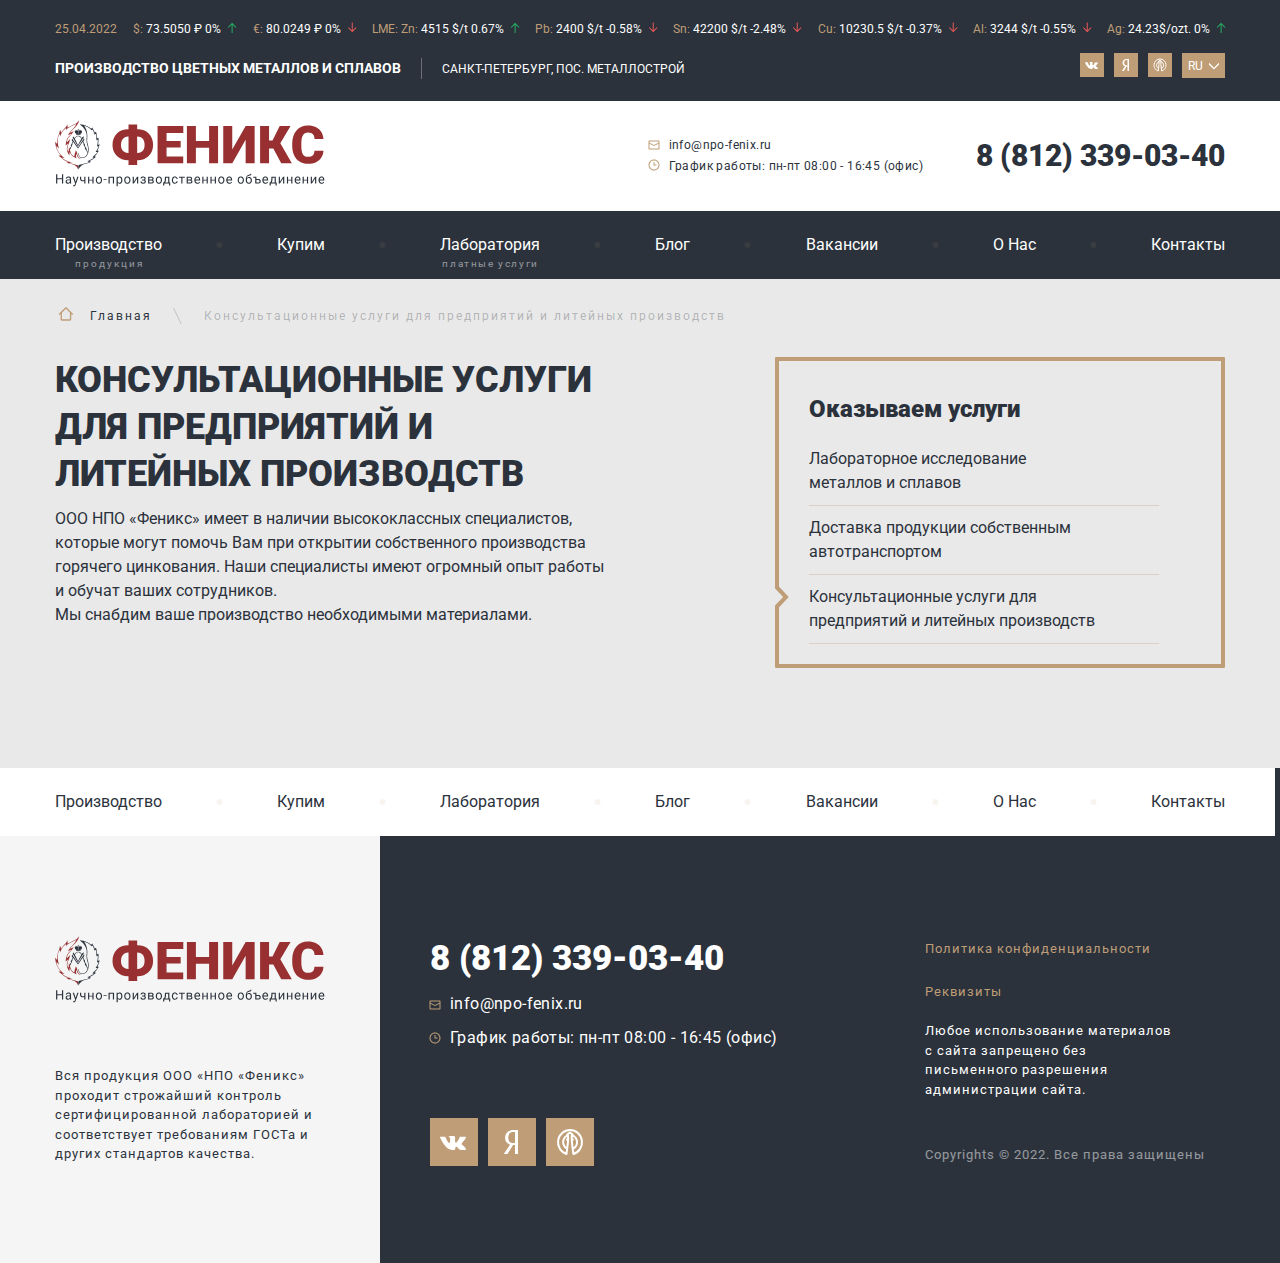
<file: consultations-page.html>
<!DOCTYPE html>
<html lang="ru">

<head>
   <meta charset="UTF-8">
   <meta http-equiv="X-UA-Compatible" content="IE=edge">
   <meta name="viewport" content="width=device-width, initial-scale=1.0">
   <title>Консультационные услуги для предприятий и литейных производств</title>
   <link rel="preconnect" href="https://fonts.googleapis.com">
   <link rel="preconnect" href="https://fonts.gstatic.com" crossorigin>
   <link href="https://fonts.googleapis.com/css2?family=Roboto:wght@400;700;900&display=swap" rel="stylesheet">
   <link rel="stylesheet" href="css/style.min.css">
</head>

<body>


   <div class="wrapper">
      <div class="btn__up">&uarr;</div>
      <header class="header header__production-page">
         <div class="header__inner">
            <div class="header__top">
               <div class="header__top-inner">
                  <div class="container">
                     <ul class="quotations__list">
                        <li class="quotations__item quotations__data">25.04.2022</li>
                        <li class="quotations__item quotations__price price__arrow--up "><span
                              class="quotations__price--color">$:</span>73.5050 ₽ 0%</li>
                        <li class="quotations__item quotations__price price__arrow--down"><span
                              class="quotations__price--color">€:</span>80.0249 ₽ 0%</li>
                        <li class="quotations__item quotations__price price__arrow--up"><span
                              class="quotations__price--color">LME: Zn:</span>4515 $/t 0.67%</li>
                        <li class="quotations__item quotations__price price__arrow--down"><span
                              class="quotations__price--color">Pb:</span>2400 $/t -0.58%</li>
                        <li class="quotations__item quotations__price price__arrow--down"><span
                              class="quotations__price--color">Sn:</span>42200 $/t -2.48%</li>
                        <li class="quotations__item quotations__price price__arrow--down"><span
                              class="quotations__price--color">Cu:</span>10230.5 $/t -0.37%</li>
                        <li class="quotations__item quotations__price price__arrow--down"><span
                              class="quotations__price--color">Al:</span>3244 $/t -0.55%</li>
                        <li class="quotations__item quotations__price price__arrow--up"><span
                              class="quotations__price--color">Ag:</span>24.23$/ozt. 0% </li>
                     </ul>
                     <div class="header__top-info">
                        <div class="top-info__text">
                           <h1 class="top-info__text-description" data-da=".header__body,450,first">производство
                              цветных металлов и сплавов</h1>
                           <p class="top-info__text-address" data-da=".menu__list,760,last">Санкт-Петербург, пос.
                              металлострой</p>
                        </div>
                        <div class="top-info__social">
                           <ul class="top-info__social-list" data-da=".menu__list,465,last">
                              <li class="top-info__social-item">
                                 <a class="top-info__social-link" href="#">
                                    <svg width="24" height="24" viewBox="0 0 24 24" fill="none"
                                       xmlns="http://www.w3.org/2000/svg">
                                       <rect width="24" height="24" fill="#BF9D77" />
                                       <path
                                          d="M17.8792 15.2808C17.8792 15.2329 17.8275 15.2329 17.8275 15.1849C17.6206 14.8014 17.1551 14.3219 16.5344 13.7945C16.2241 13.5548 16.0689 13.363 15.9655 13.2671C15.8103 13.0753 15.8103 12.9315 15.862 12.7397C15.9137 12.5959 16.1206 12.3562 16.4827 11.9247C16.6896 11.6849 16.793 11.5411 16.9482 11.3973C17.7241 10.4384 18.0861 9.81506 17.9827 9.52739L17.931 9.47945C17.8793 9.43151 17.8275 9.38356 17.7241 9.38356C17.6206 9.33562 17.4655 9.33562 17.3103 9.38356H15.3448C15.2931 9.38356 15.293 9.38356 15.1896 9.38356C15.1379 9.38356 15.0862 9.38356 15.0862 9.38356H15.0344H14.9827L14.931 9.4315C14.8793 9.47945 14.8793 9.47945 14.8793 9.52739C14.6724 10.0548 14.4137 10.4863 14.1551 10.9658C14 11.2055 13.8448 11.4452 13.6896 11.637C13.5344 11.8288 13.431 11.9726 13.3275 12.0685C13.2241 12.1644 13.1206 12.2123 13.0689 12.3082C13.0172 12.3562 12.9138 12.4041 12.9138 12.3562C12.862 12.3562 12.8103 12.3562 12.8103 12.3082C12.7586 12.2603 12.7069 12.2123 12.6551 12.1644C12.6034 12.1164 12.6034 12.0205 12.5517 11.9247C12.5517 11.8288 12.5517 11.7329 12.5517 11.6849C12.5517 11.637 12.5517 11.4932 12.5517 11.3973C12.5517 11.2534 12.5517 11.1575 12.5517 11.1096C12.5517 10.9658 12.5517 10.774 12.5517 10.5822C12.5517 10.3904 12.5517 10.2466 12.5517 10.1507C12.5517 10.0548 12.5517 9.91096 12.5517 9.81507C12.5517 9.67123 12.5517 9.57534 12.5517 9.52739C12.5517 9.47945 12.5 9.38356 12.5 9.33562C12.4482 9.28767 12.3965 9.23972 12.3448 9.19178C12.2931 9.14383 12.1896 9.14383 12.1379 9.09589C11.8793 9.04794 11.5689 9 11.2069 9C10.3793 9 9.81033 9.04795 9.60343 9.14384C9.49998 9.19178 9.39653 9.23972 9.34481 9.33562C9.24136 9.43151 9.24136 9.47945 9.29308 9.47945C9.5517 9.5274 9.7586 9.62328 9.86205 9.76712L9.91378 9.86302C9.9655 9.91096 9.96549 10.0068 10.0172 10.1507C10.0689 10.2945 10.0689 10.4384 10.0689 10.6301C10.0689 10.9178 10.0689 11.2055 10.0689 11.3973C10.0689 11.637 10.0172 11.7808 10.0172 11.9247C10.0172 12.0685 9.9655 12.1644 9.91378 12.2123C9.86205 12.3082 9.86205 12.3562 9.81032 12.3562C9.81032 12.3562 9.81032 12.4041 9.75859 12.4041C9.70687 12.4041 9.65515 12.4521 9.5517 12.4521C9.49998 12.4521 9.39653 12.4041 9.34481 12.3562C9.24136 12.3082 9.13791 12.2123 9.08619 12.1164C8.98274 12.0205 8.87929 11.8767 8.77584 11.6849C8.6724 11.4931 8.51722 11.3014 8.41377 11.0137L8.31033 10.8219C8.25861 10.726 8.15516 10.5342 8.05171 10.2945C7.94827 10.0548 7.84481 9.86302 7.74137 9.62329C7.68964 9.5274 7.63793 9.47945 7.5862 9.4315H7.53447C7.53447 9.4315 7.48274 9.38356 7.43102 9.38356C7.3793 9.38356 7.32758 9.33562 7.27586 9.33562H5.41379C5.2069 9.33562 5.10345 9.38356 5.05173 9.4315L5 9.47945C5 9.47945 5 9.5274 5 9.57534C5 9.62329 5 9.67123 5.05173 9.76712C5.31035 10.3425 5.62069 10.9178 5.93103 11.4932C6.24137 12.0205 6.55172 12.5 6.75862 12.8356C7.01724 13.1712 7.22413 13.5069 7.48275 13.7945C7.74137 14.0822 7.89654 14.274 7.94826 14.3699C8.05171 14.4658 8.10343 14.5137 8.15515 14.5616L8.31033 14.7055C8.41378 14.8014 8.56895 14.9452 8.77584 15.089C8.98274 15.2329 9.24136 15.3767 9.49998 15.5205C9.75859 15.6644 10.0689 15.7603 10.3793 15.8562C10.7414 15.9521 11.0517 16 11.362 15.9521H12.1379C12.2931 15.9521 12.3965 15.9041 12.5 15.8082L12.5517 15.7603C12.5517 15.7123 12.6034 15.7123 12.6034 15.6644C12.6034 15.6164 12.6034 15.5685 12.6034 15.4726C12.6034 15.2808 12.6034 15.137 12.6551 14.9932C12.7069 14.8493 12.7069 14.7534 12.7586 14.6575C12.8103 14.5616 12.862 14.5137 12.9138 14.4658C12.9655 14.4178 13.0172 14.3699 13.0172 14.3699H13.0689C13.1724 14.3219 13.3275 14.3699 13.431 14.4658C13.5862 14.5616 13.7413 14.7055 13.8448 14.8493C13.9482 14.9932 14.1034 15.137 14.3103 15.3288C14.5172 15.5206 14.6724 15.6644 14.7758 15.7123L14.931 15.8082C15.0344 15.8562 15.1379 15.9041 15.2931 15.9521C15.4482 16 15.5517 16 15.6551 16L17.4137 15.9521C17.5689 15.9521 17.7241 15.9041 17.8275 15.8562C17.931 15.8082 17.9827 15.7603 17.9827 15.6644C17.9827 15.6164 17.9827 15.5206 17.9827 15.4726C17.8792 15.3767 17.8792 15.3288 17.8792 15.2808Z"
                                          fill="white" />
                                    </svg>
                                 </a>
                              </li>
                              <li class="top-info__social-item">
                                 <a class="top-info__social-link" href="#">
                                    <svg width="24" height="24" viewBox="0 0 24 24" fill="none"
                                       xmlns="http://www.w3.org/2000/svg">
                                       <rect width="24" height="24" fill="#BF9D77" />
                                       <path
                                          d="M13.4987 12.528H12.6797C11.3928 12.528 10.1449 11.7601 10.1449 9.83991C10.1449 7.84006 11.3149 7.02401 12.5042 7.02401H13.4987V12.528ZM14.7855 6H12.5629C10.3786 6 8.52674 7.36023 8.52674 10.0001C8.52674 11.5841 9.4236 12.7521 11.0226 13.3278L8.0391 17.7439C7.94147 17.8879 8.0391 18 8.19489 18H9.57939C9.69623 18 9.77466 17.968 9.8136 17.8879L12.5239 13.552H13.4987V17.8879C13.4987 17.9361 13.5573 18 13.6352 18H14.8442C14.9611 18 15 17.9518 15 17.8722V6.1598C15 6.04816 14.9221 6 14.7855 6Z"
                                          fill="white" />
                                    </svg>
                                 </a>
                              </li>
                              <li class="top-info__social-item">
                                 <a class="top-info__social-link" href="#">
                                    <svg width="24" height="24" viewBox="0 0 24 24" fill="none"
                                       xmlns="http://www.w3.org/2000/svg">
                                       <rect width="24" height="24" fill="#BF9D77" />
                                       <path
                                          d="M12.888 8.61275C13.6073 8.7914 14.2524 9.1987 14.7302 9.77585C15.2079 10.353 15.4936 11.0702 15.5461 11.8238C15.5985 12.5775 15.415 13.3286 15.022 13.9689C14.629 14.6092 14.0468 15.1055 13.3594 15.3861M13.3594 15.3861L12.8676 11.4559L13.4095 10.8137H12.8528L12.8918 8.61279V8.53135H13.3038V8.24534L11.962 7.24903L10.6202 8.24534V8.53324H11.0322L11.0323 8.6696M13.3594 15.3861L13.6879 18C15.07 17.5865 16.2602 16.6794 17.0412 15.4443C17.8222 14.2093 18.1419 12.7287 17.9418 11.273C17.7418 9.81736 17.0353 8.48369 15.9515 7.51561C14.8678 6.54752 13.4789 6.00962 12.0387 6.00013C10.5985 5.99064 9.20301 6.5102 8.10707 7.46393C7.01113 8.41765 6.28789 9.7419 6.06944 11.1948C5.85098 12.6477 6.15188 14.1324 6.91719 15.3776C7.68251 16.6228 8.86115 17.5456 10.2379 17.9773L10.5757 15.3028L11.0582 11.4502L10.5163 10.8081H11.073L11.0323 8.6696M11.0323 8.6696C10.3604 8.88274 9.76716 9.29791 9.33025 9.86081C8.89334 10.4237 8.63309 11.1081 8.58356 11.8244C8.53403 12.5408 8.69752 13.2557 9.05264 13.8756C9.40777 14.4956 9.93798 14.9917 10.5739 15.299"
                                          stroke="white" stroke-linecap="round" stroke-linejoin="round" />
                                    </svg>
                                 </a>
                              </li>
                              <li class="top-info__social-item">
                                 <div class="language-switch__box" data-spollers>
                                    <div class="select__language-body">
                                       <span class="select__language">RU</span>
                                       <button class="language-switch__btn" data-spoller></button>
                                       <ul class="select__language-list">
                                          <li class="select__language-item">
                                             <a class="select__language-link" href="#">EN</a>
                                          </li>
                                          <li class="select__language-item">
                                             <a class="select__language-link" href="#">DEU</a>
                                          </li>
                                          <li class="select__language-item">
                                             <a class="select__language-link" href="#">FR</a>
                                          </li>
                                       </ul>
                                    </div>
                                 </div>
                              </li>
                           </ul>
                        </div>
                     </div>
                  </div>
               </div>
            </div>

            <div class="header__body">
               <div class="container">
                  <div class="header__body-inner">
                     <a class="header__logo" href="#">
                        <img class="header__logo-img" src="images/logo.svg" alt="логотип">
                     </a>
                     <div class="header__body-contacts" data-da=".menu__list,600,last">
                        <div class="contacts__info">
                           <a class="contacts__info-mail" href="mailto:info@npo-fenix.ru">info@npo-fenix.ru</a>
                           <p class="contacts__info-schedule">График работы: пн-пт 08:00 - 16:45 (офис)</p>
                        </div>
                        <div class="contacts__phone">
                           <a class="contacts__phone-number" href="tel:88123390340">8 (812) 339-03-40</a>
                        </div>
                     </div>
                     <a class="mobile-phone" href="tel:88123390340">
                        <img class="mobile-phone__img" src="images/icons/phone-mobile.svg" alt="">
                     </a>
                     <div class="icon-menu__inner">
                        <button type="button" class="icon-menu"><span></span></button>
                     </div>
                  </div>
               </div>
            </div>

            <div class="header__bottom">
               <div class="container">
                  <nav class="menu">
                     <ul class="menu__list">
                        <li class="menu__item">
                           <a class="menu__link " href="production-page.html">
                              Производство
                              <span class="products__sub-text">продукция</span>
                           </a>
                        </li>
                        <li class="menu__item">
                           <a class="menu__link" href="buy-page.html">Купим</a>
                        </li>
                        <li class="menu__item">
                           <a class="menu__link" href="laboratory-page.html">
                              Лаборатория
                              <span class="products__sub-text products__sub-text-lab ">платные услуги</span>
                           </a>
                        </li>
                        <li class="menu__item">
                           <a class="menu__link" href="blog-page.html">Блог</a>
                        </li>
                        <li class="menu__item">
                           <a class="menu__link" href="vacancies-page.html">Вакансии</a>
                        </li>
                        <li class="menu__item">
                           <a class="menu__link" href="about-page.html">О Нас</a>
                        </li>
                        <li class="menu__item">
                           <a class="menu__link" href="contacts-page.html">Контакты</a>
                        </li>
                     </ul>
                  </nav>
               </div>
            </div>
         </div>
      </header>

      <div class="breadcrumbs">
         <div class="container">
            <div class="breadcrumbs__body">
               <div class="breadcrumbs__inner">
                  <ul class="breadcrumbs__list mobile-overflow ">
                     <li class="breadcrumbs__list-item">
                        <a class="breadcrumbs__list-item-link breadcrumbs__list-item-link--great "
                           href="index.html">Главная</a>
                     </li>
                     <li class="breadcrumbs__list-item">
                        <span class="breadcrumbs__list-item-link--color">Консультационные услуги для предприятий и
                           литейных производств</span>
                     </li>
                  </ul>
               </div>
            </div>
         </div>
      </div>

      <main class="main">

         <section class="research">
            <div class="container">
               <div class="research__inner">
                  <div class="research__info">
                     <div class="section-title__block  consultations-title__block">
                        <h2 class="section-title shipping-title">Консультационные услуги для предприятий и литейных
                           производств</h2>
                        <p class="section-title__text consultations-title__text">
                           ООО НПО «Феникс» имеет в наличии высококлассных специалистов, которые могут помочь Вам при
                           открытии собственного производства горячего цинкования. Наши специалисты имеют огромный опыт
                           работы и обучат ваших сотрудников.
                        </p>
                        <p class="section-title__text consultations-title__text">
                           Мы снабдим ваше производство необходимыми материалами.
                        </p>
                     </div>
                  </div>
                  <div class="research__services" data-da=".research__services-bottom-page,830,last">
                     <h5 class="research__services-title">Оказываем услуги</h5>
                     <ul class="research__services-items">
                        <li class="research__services-item ">
                           <a class="research__services-link" href="laboratory-page.html">
                              Лабораторное исследование металлов и сплавов
                           </a>
                        </li>
                        <li class="research__services-item ">
                           <a class="research__services-link" href="shipping-page.html">
                              Доставка продукции собственным автотранспортом
                           </a>
                        </li>
                        <li class="research__services-item  research__services-item-laboratory">
                           <a class="research__services-link" href="consultations-page.html">
                              Консультационные услуги для предприятий и литейных производств
                           </a>
                        </li>
                     </ul>
                  </div>
               </div>
            </div>
         </section>

         <div class="research__services-bottom">
            <div class="container">
               <div class="research__services-bottom-page"></div>
            </div>
         </div>

      </main>

      <footer class="footer">
         <div class="footer__inner">
            <div class="footer__top">
               <div class="container">
                  <nav class="menu footer__menu">
                     <ul class="menu__list">
                        <li class="menu__item">
                           <a class="menu__link  footer-menu__link" href="production-page.html">
                              Производство
                              <span class="products__sub-text">продукция</span>
                           </a>
                        </li>
                        <li class="menu__item">
                           <a class="menu__link  footer-menu__link" href="buy-page.html">Купим</a>
                        </li>
                        <li class="menu__item">
                           <a class="menu__link  footer-menu__link" href="laboratory-page.html">
                              Лаборатория
                              <span class="products__sub-text products__sub-text-lab ">платные услуги</span>
                           </a>
                        </li>
                        <li class="menu__item">
                           <a class="menu__link  footer-menu__link" href="blog-page.html">Блог</a>
                        </li>
                        <li class="menu__item">
                           <a class="menu__link  footer-menu__link" href="vacancies-page.html">Вакансии</a>
                        </li>
                        <li class="menu__item">
                           <a class="menu__link  footer-menu__link" href="about-page.html">О Нас</a>
                        </li>
                        <li class="menu__item">
                           <a class="menu__link  footer-menu__link" href="contacts-page.html">Контакты</a>
                        </li>
                     </ul>
                  </nav>
               </div>
            </div>
            <div class="footer__bottom-inner ">
               <div class="container">
                  <div class="footer__bottom">
                     <div class="footer__info">
                        <a class="footer__logo" href="#">
                           <img class="footer__logo-img" src="images/logo.svg" alt="логотип">
                        </a>
                        <p class="footer__description">
                           Вся продукция ООО «НПО «Феникс» проходит строжайший контроль сертифицированной лабораторией и
                           соответствует требованиям ГОСТа и других стандартов качества.
                        </p>
                        <div class="footer-menu__mobile   mobile-spollers__block">
                           <div class="mobile-spollers__body mobile-spollers__body-actions ">
                              <div class="mobile-spollers__items-inner">
                                 <div class="mobile-spollers__body-inner block" data-spollers="790,max">
                                    <button type="button" data-spoller class="spoller-btn block__title">
                                       Наши услуги
                                    </button>
                                    <div class="footer-spoller__list">
                                       <ul class="footer-spoller__item ">
                                          <li class="footer-spoller__list">
                                             <a class="footer-spoller__link" href="#">Доставка продукции собственным
                                                автотранспортом</a>
                                             <a class="footer-spoller__link" href="#">Консультационные услуги для
                                                предприятий и литейных производств</a>
                                             <a class="footer-spoller__link" href="#">Лабораторное исследование металлов
                                                и сплавов</a>
                                          </li>
                                       </ul>
                                    </div>
                                 </div>
                                 <div class="mobile-spollers__body-inner block" data-spollers="790,max">
                                    <button type="button" data-spoller class="spoller-btn block__title">
                                       Производство
                                    </button>
                                    <div class="footer-spoller__list">
                                       <ul class="footer-spoller__item ">
                                          <li class="footer-spoller__list">
                                             <a class="footer-spoller__link" href="#">Бронза оловянистая в чушках
                                                Бр05Ц6С5, БрО8Ц4, БрО10Ф1 и другие</a>
                                             <a class="footer-spoller__link" href="#">Припои на основе индия ПОИн10,
                                                ПОИн52, ПОИн90 и другие (фольга, пруток, проволока, слиток)</a>
                                             <a class="footer-spoller__link" href="#">Сурьма Су1 (чушка)</a>
                                             <a class="footer-spoller__link" href="#">Показать больше</a>
                                          </li>
                                       </ul>
                                    </div>
                                 </div>
                                 <div class="mobile-spollers__body-inner block" data-spollers="790,max">
                                    <button type="button" data-spoller class="spoller-btn block__title">
                                       Полезные ссылки
                                    </button>
                                    <div class="footer-spoller__list">
                                       <ul class="footer-spoller__item ">
                                          <li class="footer-spoller__list">
                                             <a class="footer-spoller__link" href="#">О Компании</a>
                                             <a class="footer-spoller__link" href="#">Цветные металлы и сплавы</a>
                                             <a class="footer-spoller__link" href="#">Отзывы о НПО Феникс</a>
                                          </li>
                                       </ul>
                                    </div>
                                 </div>
                              </div>
                           </div>
                        </div>
                     </div>
                     <div class="footer__contact">
                        <ul class="footer-contact__items">
                           <li class="footer-contact__item footer-contact__item-number">
                              <div class="footer-contacts__phone">
                                 <a class="  footer-contacts__phone-number " href="tel:88123390340">8
                                    (812) 339-03-40</a>
                              </div>
                              <div class="contacts__info">
                                 <a class="contacts__info-mail footer-contacts__info-mail"
                                    href="mailto:info@npo-fenix.ru">info@npo-fenix.ru</a>
                                 <p class="contacts__info-schedule footer-contacts__info-schedule">График работы: пн-пт
                                    08:00 - 16:45 (офис)</p>
                              </div>
                              <div class="top-info__social footer__social">
                                 <ul class="top-info__social-list">
                                    <li class="footer__social-item">
                                       <a class="top-info__social-link  footer__social-link" href="#">
                                          <svg width="24" height="24" viewBox="0 0 24 24" fill="none"
                                             xmlns="http://www.w3.org/2000/svg">
                                             <rect width="24" height="24" fill="#BF9D77" />
                                             <path
                                                d="M17.8792 15.2808C17.8792 15.2329 17.8275 15.2329 17.8275 15.1849C17.6206 14.8014 17.1551 14.3219 16.5344 13.7945C16.2241 13.5548 16.0689 13.363 15.9655 13.2671C15.8103 13.0753 15.8103 12.9315 15.862 12.7397C15.9137 12.5959 16.1206 12.3562 16.4827 11.9247C16.6896 11.6849 16.793 11.5411 16.9482 11.3973C17.7241 10.4384 18.0861 9.81506 17.9827 9.52739L17.931 9.47945C17.8793 9.43151 17.8275 9.38356 17.7241 9.38356C17.6206 9.33562 17.4655 9.33562 17.3103 9.38356H15.3448C15.2931 9.38356 15.293 9.38356 15.1896 9.38356C15.1379 9.38356 15.0862 9.38356 15.0862 9.38356H15.0344H14.9827L14.931 9.4315C14.8793 9.47945 14.8793 9.47945 14.8793 9.52739C14.6724 10.0548 14.4137 10.4863 14.1551 10.9658C14 11.2055 13.8448 11.4452 13.6896 11.637C13.5344 11.8288 13.431 11.9726 13.3275 12.0685C13.2241 12.1644 13.1206 12.2123 13.0689 12.3082C13.0172 12.3562 12.9138 12.4041 12.9138 12.3562C12.862 12.3562 12.8103 12.3562 12.8103 12.3082C12.7586 12.2603 12.7069 12.2123 12.6551 12.1644C12.6034 12.1164 12.6034 12.0205 12.5517 11.9247C12.5517 11.8288 12.5517 11.7329 12.5517 11.6849C12.5517 11.637 12.5517 11.4932 12.5517 11.3973C12.5517 11.2534 12.5517 11.1575 12.5517 11.1096C12.5517 10.9658 12.5517 10.774 12.5517 10.5822C12.5517 10.3904 12.5517 10.2466 12.5517 10.1507C12.5517 10.0548 12.5517 9.91096 12.5517 9.81507C12.5517 9.67123 12.5517 9.57534 12.5517 9.52739C12.5517 9.47945 12.5 9.38356 12.5 9.33562C12.4482 9.28767 12.3965 9.23972 12.3448 9.19178C12.2931 9.14383 12.1896 9.14383 12.1379 9.09589C11.8793 9.04794 11.5689 9 11.2069 9C10.3793 9 9.81033 9.04795 9.60343 9.14384C9.49998 9.19178 9.39653 9.23972 9.34481 9.33562C9.24136 9.43151 9.24136 9.47945 9.29308 9.47945C9.5517 9.5274 9.7586 9.62328 9.86205 9.76712L9.91378 9.86302C9.9655 9.91096 9.96549 10.0068 10.0172 10.1507C10.0689 10.2945 10.0689 10.4384 10.0689 10.6301C10.0689 10.9178 10.0689 11.2055 10.0689 11.3973C10.0689 11.637 10.0172 11.7808 10.0172 11.9247C10.0172 12.0685 9.9655 12.1644 9.91378 12.2123C9.86205 12.3082 9.86205 12.3562 9.81032 12.3562C9.81032 12.3562 9.81032 12.4041 9.75859 12.4041C9.70687 12.4041 9.65515 12.4521 9.5517 12.4521C9.49998 12.4521 9.39653 12.4041 9.34481 12.3562C9.24136 12.3082 9.13791 12.2123 9.08619 12.1164C8.98274 12.0205 8.87929 11.8767 8.77584 11.6849C8.6724 11.4931 8.51722 11.3014 8.41377 11.0137L8.31033 10.8219C8.25861 10.726 8.15516 10.5342 8.05171 10.2945C7.94827 10.0548 7.84481 9.86302 7.74137 9.62329C7.68964 9.5274 7.63793 9.47945 7.5862 9.4315H7.53447C7.53447 9.4315 7.48274 9.38356 7.43102 9.38356C7.3793 9.38356 7.32758 9.33562 7.27586 9.33562H5.41379C5.2069 9.33562 5.10345 9.38356 5.05173 9.4315L5 9.47945C5 9.47945 5 9.5274 5 9.57534C5 9.62329 5 9.67123 5.05173 9.76712C5.31035 10.3425 5.62069 10.9178 5.93103 11.4932C6.24137 12.0205 6.55172 12.5 6.75862 12.8356C7.01724 13.1712 7.22413 13.5069 7.48275 13.7945C7.74137 14.0822 7.89654 14.274 7.94826 14.3699C8.05171 14.4658 8.10343 14.5137 8.15515 14.5616L8.31033 14.7055C8.41378 14.8014 8.56895 14.9452 8.77584 15.089C8.98274 15.2329 9.24136 15.3767 9.49998 15.5205C9.75859 15.6644 10.0689 15.7603 10.3793 15.8562C10.7414 15.9521 11.0517 16 11.362 15.9521H12.1379C12.2931 15.9521 12.3965 15.9041 12.5 15.8082L12.5517 15.7603C12.5517 15.7123 12.6034 15.7123 12.6034 15.6644C12.6034 15.6164 12.6034 15.5685 12.6034 15.4726C12.6034 15.2808 12.6034 15.137 12.6551 14.9932C12.7069 14.8493 12.7069 14.7534 12.7586 14.6575C12.8103 14.5616 12.862 14.5137 12.9138 14.4658C12.9655 14.4178 13.0172 14.3699 13.0172 14.3699H13.0689C13.1724 14.3219 13.3275 14.3699 13.431 14.4658C13.5862 14.5616 13.7413 14.7055 13.8448 14.8493C13.9482 14.9932 14.1034 15.137 14.3103 15.3288C14.5172 15.5206 14.6724 15.6644 14.7758 15.7123L14.931 15.8082C15.0344 15.8562 15.1379 15.9041 15.2931 15.9521C15.4482 16 15.5517 16 15.6551 16L17.4137 15.9521C17.5689 15.9521 17.7241 15.9041 17.8275 15.8562C17.931 15.8082 17.9827 15.7603 17.9827 15.6644C17.9827 15.6164 17.9827 15.5206 17.9827 15.4726C17.8792 15.3767 17.8792 15.3288 17.8792 15.2808Z"
                                                fill="white" />
                                          </svg>
                                       </a>
                                    </li>
                                    <li class="footer__social-item">
                                       <a class="top-info__social-link  footer__social-link" href="#">
                                          <svg width="24" height="24" viewBox="0 0 24 24" fill="none"
                                             xmlns="http://www.w3.org/2000/svg">
                                             <rect width="24" height="24" fill="#BF9D77" />
                                             <path
                                                d="M13.4987 12.528H12.6797C11.3928 12.528 10.1449 11.7601 10.1449 9.83991C10.1449 7.84006 11.3149 7.02401 12.5042 7.02401H13.4987V12.528ZM14.7855 6H12.5629C10.3786 6 8.52674 7.36023 8.52674 10.0001C8.52674 11.5841 9.4236 12.7521 11.0226 13.3278L8.0391 17.7439C7.94147 17.8879 8.0391 18 8.19489 18H9.57939C9.69623 18 9.77466 17.968 9.8136 17.8879L12.5239 13.552H13.4987V17.8879C13.4987 17.9361 13.5573 18 13.6352 18H14.8442C14.9611 18 15 17.9518 15 17.8722V6.1598C15 6.04816 14.9221 6 14.7855 6Z"
                                                fill="white" />
                                          </svg>
                                       </a>
                                    </li>
                                    <li class="footer__social-item">
                                       <a class="top-info__social-link  footer__social-link" href="#">
                                          <svg width="24" height="24" viewBox="0 0 24 24" fill="none"
                                             xmlns="http://www.w3.org/2000/svg">
                                             <rect width="24" height="24" fill="#BF9D77" />
                                             <path
                                                d="M12.888 8.61275C13.6073 8.7914 14.2524 9.1987 14.7302 9.77585C15.2079 10.353 15.4936 11.0702 15.5461 11.8238C15.5985 12.5775 15.415 13.3286 15.022 13.9689C14.629 14.6092 14.0468 15.1055 13.3594 15.3861M13.3594 15.3861L12.8676 11.4559L13.4095 10.8137H12.8528L12.8918 8.61279V8.53135H13.3038V8.24534L11.962 7.24903L10.6202 8.24534V8.53324H11.0322L11.0323 8.6696M13.3594 15.3861L13.6879 18C15.07 17.5865 16.2602 16.6794 17.0412 15.4443C17.8222 14.2093 18.1419 12.7287 17.9418 11.273C17.7418 9.81736 17.0353 8.48369 15.9515 7.51561C14.8678 6.54752 13.4789 6.00962 12.0387 6.00013C10.5985 5.99064 9.20301 6.5102 8.10707 7.46393C7.01113 8.41765 6.28789 9.7419 6.06944 11.1948C5.85098 12.6477 6.15188 14.1324 6.91719 15.3776C7.68251 16.6228 8.86115 17.5456 10.2379 17.9773L10.5757 15.3028L11.0582 11.4502L10.5163 10.8081H11.073L11.0323 8.6696M11.0323 8.6696C10.3604 8.88274 9.76716 9.29791 9.33025 9.86081C8.89334 10.4237 8.63309 11.1081 8.58356 11.8244C8.53403 12.5408 8.69752 13.2557 9.05264 13.8756C9.40777 14.4956 9.93798 14.9917 10.5739 15.299"
                                                stroke="white" stroke-linecap="round" stroke-linejoin="round" />
                                          </svg>
                                       </a>
                                    </li>
                                 </ul>
                              </div>
                           </li>
                           <li class="footer-contact__item footer-contact__item-text">
                              <a class="privacy-policy" href="#">Политика конфиденциальности</a>
                              <a class="footer__details" href="#">Реквизиты </a>
                              <p class="banned-info">
                                 Любое использование материалов с сайта запрещено без письменного разрешения
                                 администрации
                                 сайта.
                              </p>
                              <p class="copy">Copyrights © 2022. Все права защищены</p>
                           </li>
                        </ul>
                     </div>
                  </div>
               </div>
            </div>
         </div>
      </footer>

   </div>



   <script src="https://ajax.googleapis.com/ajax/libs/jquery/3.4.1/jquery.min.js"></script>
   <!-- <script src="js/more.js"></script> -->
   <script src="js/toggle-color-btn-lab.js"></script>
   <script src="js/main.min.js"></script>
</body>

</html>
</file>
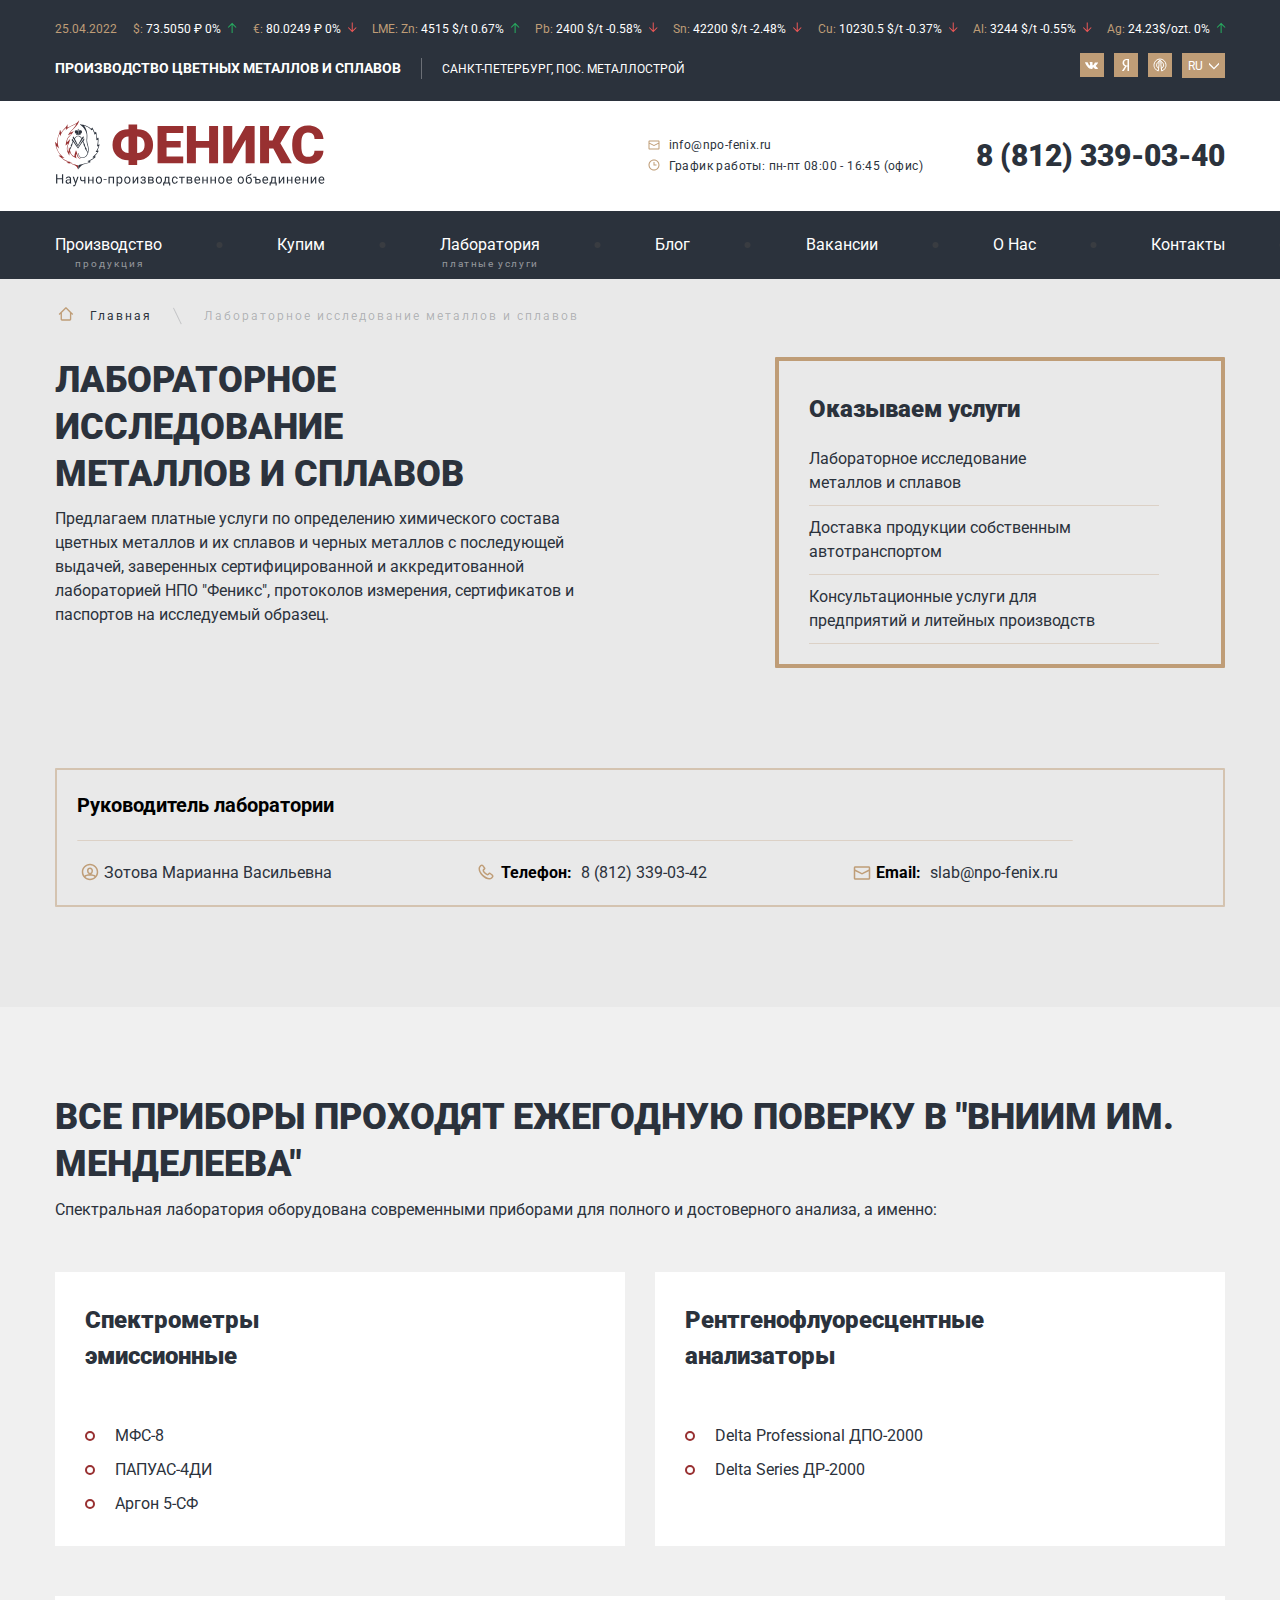
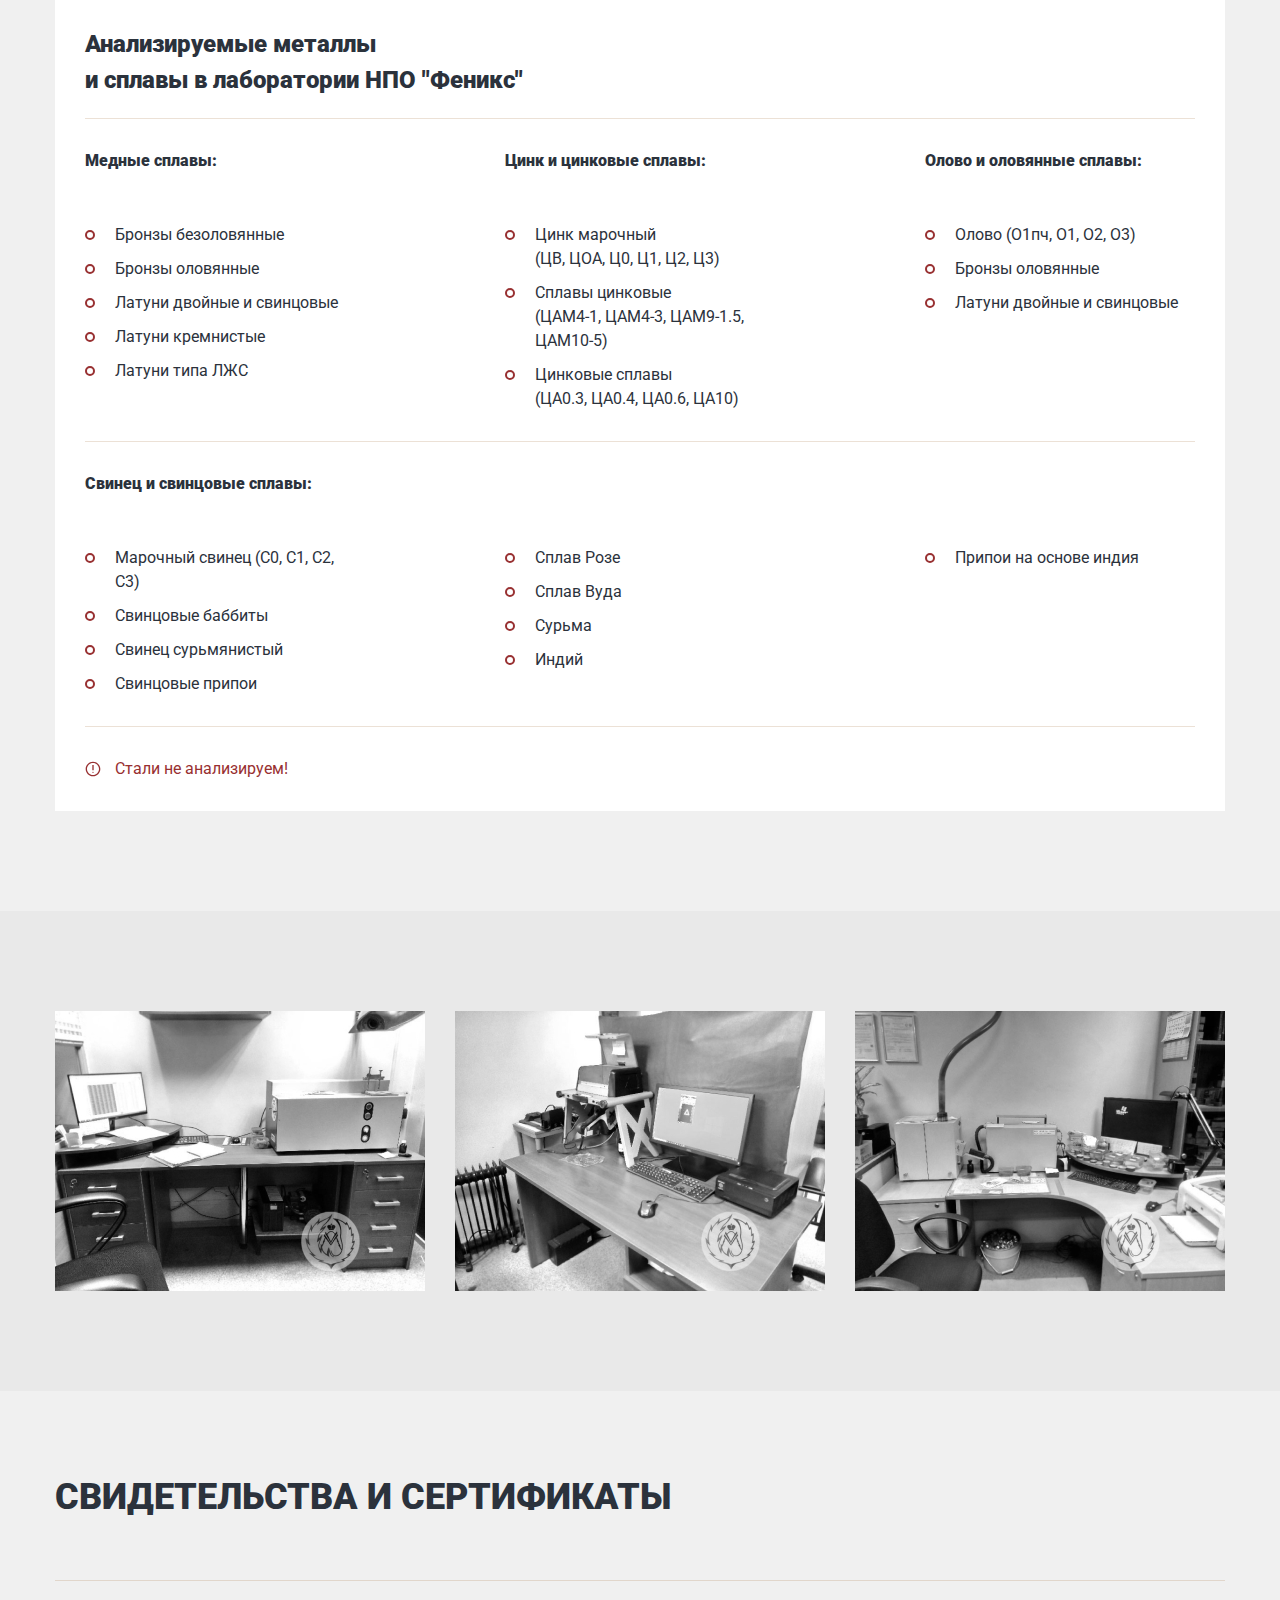
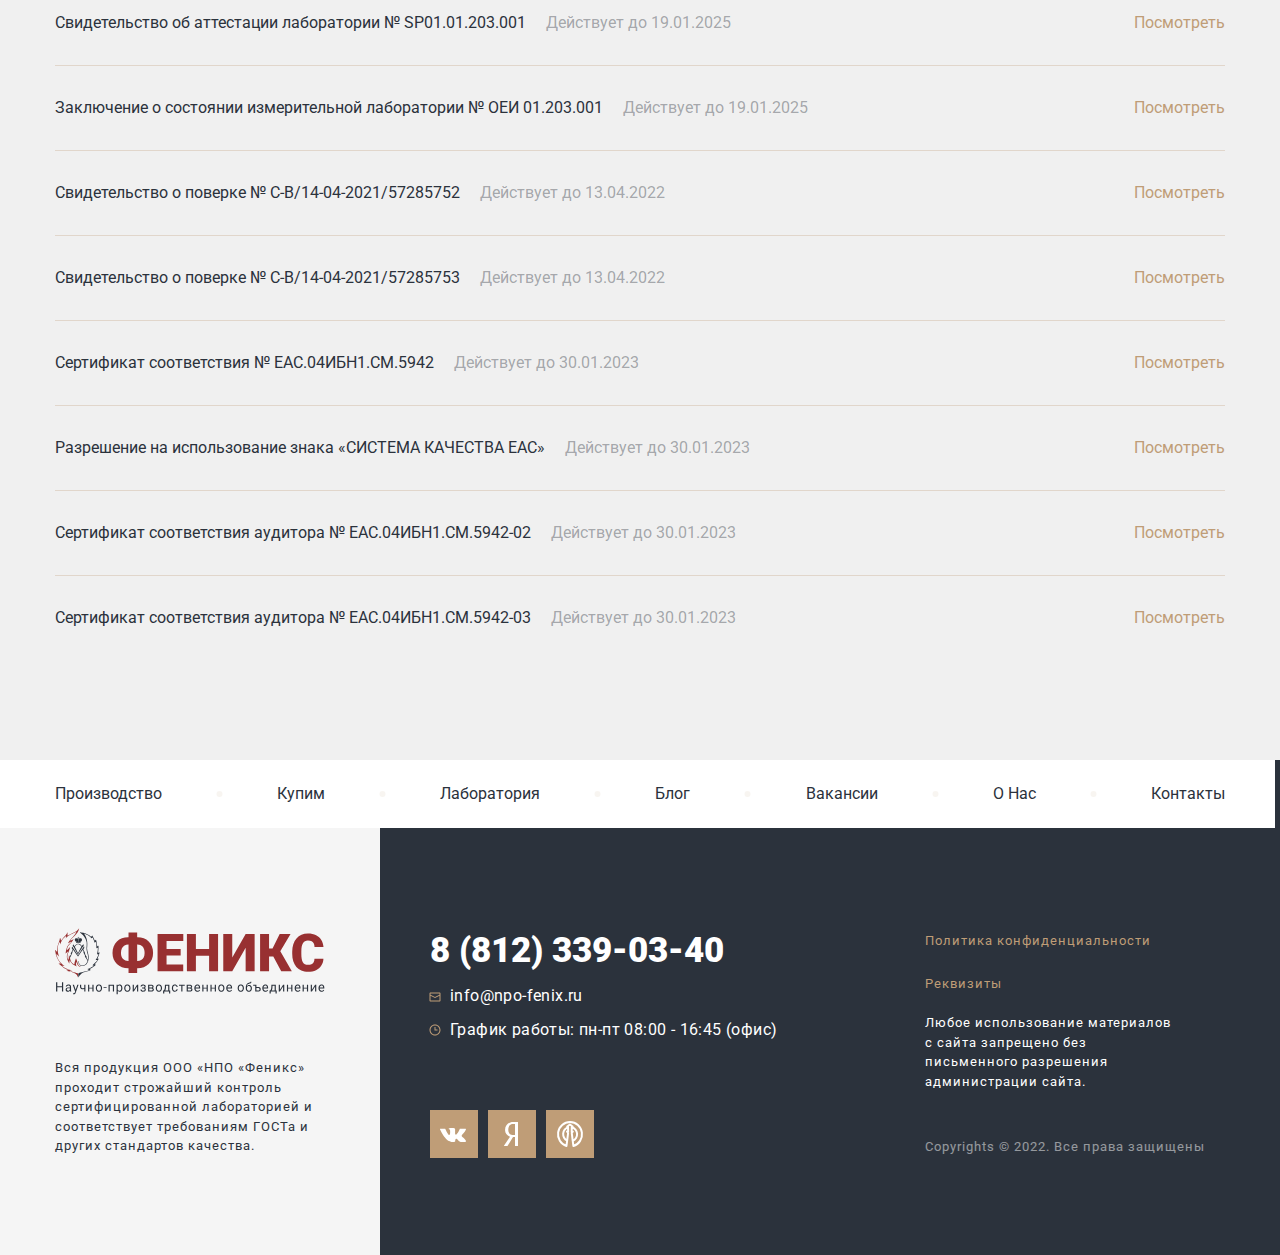
<file: laboratory-page.html>
<!DOCTYPE html>
<html lang="ru">

<head>
   <meta charset="UTF-8">
   <meta http-equiv="X-UA-Compatible" content="IE=edge">
   <meta name="viewport" content="width=device-width, initial-scale=1.0">
   <title>Лаборатория</title>
   <link rel="preconnect" href="https://fonts.googleapis.com">
   <link rel="preconnect" href="https://fonts.gstatic.com" crossorigin>
   <link href="https://fonts.googleapis.com/css2?family=Roboto:wght@400;700;900&display=swap" rel="stylesheet">
   <link rel="stylesheet" href="css/style.min.css">
</head>

<body>


   <div class="wrapper">
      <div class="btn__up">&uarr;</div>
      <header class="header header__production-page">
         <div class="header__inner">
            <div class="header__top">
               <div class="header__top-inner">
                  <div class="container">
                     <ul class="quotations__list">
                        <li class="quotations__item quotations__data">25.04.2022</li>
                        <li class="quotations__item quotations__price price__arrow--up "><span
                              class="quotations__price--color">$:</span>73.5050 ₽ 0%</li>
                        <li class="quotations__item quotations__price price__arrow--down"><span
                              class="quotations__price--color">€:</span>80.0249 ₽ 0%</li>
                        <li class="quotations__item quotations__price price__arrow--up"><span
                              class="quotations__price--color">LME: Zn:</span>4515 $/t 0.67%</li>
                        <li class="quotations__item quotations__price price__arrow--down"><span
                              class="quotations__price--color">Pb:</span>2400 $/t -0.58%</li>
                        <li class="quotations__item quotations__price price__arrow--down"><span
                              class="quotations__price--color">Sn:</span>42200 $/t -2.48%</li>
                        <li class="quotations__item quotations__price price__arrow--down"><span
                              class="quotations__price--color">Cu:</span>10230.5 $/t -0.37%</li>
                        <li class="quotations__item quotations__price price__arrow--down"><span
                              class="quotations__price--color">Al:</span>3244 $/t -0.55%</li>
                        <li class="quotations__item quotations__price price__arrow--up"><span
                              class="quotations__price--color">Ag:</span>24.23$/ozt. 0% </li>
                     </ul>
                     <div class="header__top-info">
                        <div class="top-info__text">
                           <h1 class="top-info__text-description" data-da=".header__body,450,first">производство
                              цветных металлов и сплавов</h1>
                           <p class="top-info__text-address" data-da=".menu__list,760,last">Санкт-Петербург, пос.
                              металлострой</p>
                        </div>
                        <div class="top-info__social">
                           <ul class="top-info__social-list" data-da=".menu__list,465,last">
                              <li class="top-info__social-item">
                                 <a class="top-info__social-link" href="#">
                                    <svg width="24" height="24" viewBox="0 0 24 24" fill="none"
                                       xmlns="http://www.w3.org/2000/svg">
                                       <rect width="24" height="24" fill="#BF9D77" />
                                       <path
                                          d="M17.8792 15.2808C17.8792 15.2329 17.8275 15.2329 17.8275 15.1849C17.6206 14.8014 17.1551 14.3219 16.5344 13.7945C16.2241 13.5548 16.0689 13.363 15.9655 13.2671C15.8103 13.0753 15.8103 12.9315 15.862 12.7397C15.9137 12.5959 16.1206 12.3562 16.4827 11.9247C16.6896 11.6849 16.793 11.5411 16.9482 11.3973C17.7241 10.4384 18.0861 9.81506 17.9827 9.52739L17.931 9.47945C17.8793 9.43151 17.8275 9.38356 17.7241 9.38356C17.6206 9.33562 17.4655 9.33562 17.3103 9.38356H15.3448C15.2931 9.38356 15.293 9.38356 15.1896 9.38356C15.1379 9.38356 15.0862 9.38356 15.0862 9.38356H15.0344H14.9827L14.931 9.4315C14.8793 9.47945 14.8793 9.47945 14.8793 9.52739C14.6724 10.0548 14.4137 10.4863 14.1551 10.9658C14 11.2055 13.8448 11.4452 13.6896 11.637C13.5344 11.8288 13.431 11.9726 13.3275 12.0685C13.2241 12.1644 13.1206 12.2123 13.0689 12.3082C13.0172 12.3562 12.9138 12.4041 12.9138 12.3562C12.862 12.3562 12.8103 12.3562 12.8103 12.3082C12.7586 12.2603 12.7069 12.2123 12.6551 12.1644C12.6034 12.1164 12.6034 12.0205 12.5517 11.9247C12.5517 11.8288 12.5517 11.7329 12.5517 11.6849C12.5517 11.637 12.5517 11.4932 12.5517 11.3973C12.5517 11.2534 12.5517 11.1575 12.5517 11.1096C12.5517 10.9658 12.5517 10.774 12.5517 10.5822C12.5517 10.3904 12.5517 10.2466 12.5517 10.1507C12.5517 10.0548 12.5517 9.91096 12.5517 9.81507C12.5517 9.67123 12.5517 9.57534 12.5517 9.52739C12.5517 9.47945 12.5 9.38356 12.5 9.33562C12.4482 9.28767 12.3965 9.23972 12.3448 9.19178C12.2931 9.14383 12.1896 9.14383 12.1379 9.09589C11.8793 9.04794 11.5689 9 11.2069 9C10.3793 9 9.81033 9.04795 9.60343 9.14384C9.49998 9.19178 9.39653 9.23972 9.34481 9.33562C9.24136 9.43151 9.24136 9.47945 9.29308 9.47945C9.5517 9.5274 9.7586 9.62328 9.86205 9.76712L9.91378 9.86302C9.9655 9.91096 9.96549 10.0068 10.0172 10.1507C10.0689 10.2945 10.0689 10.4384 10.0689 10.6301C10.0689 10.9178 10.0689 11.2055 10.0689 11.3973C10.0689 11.637 10.0172 11.7808 10.0172 11.9247C10.0172 12.0685 9.9655 12.1644 9.91378 12.2123C9.86205 12.3082 9.86205 12.3562 9.81032 12.3562C9.81032 12.3562 9.81032 12.4041 9.75859 12.4041C9.70687 12.4041 9.65515 12.4521 9.5517 12.4521C9.49998 12.4521 9.39653 12.4041 9.34481 12.3562C9.24136 12.3082 9.13791 12.2123 9.08619 12.1164C8.98274 12.0205 8.87929 11.8767 8.77584 11.6849C8.6724 11.4931 8.51722 11.3014 8.41377 11.0137L8.31033 10.8219C8.25861 10.726 8.15516 10.5342 8.05171 10.2945C7.94827 10.0548 7.84481 9.86302 7.74137 9.62329C7.68964 9.5274 7.63793 9.47945 7.5862 9.4315H7.53447C7.53447 9.4315 7.48274 9.38356 7.43102 9.38356C7.3793 9.38356 7.32758 9.33562 7.27586 9.33562H5.41379C5.2069 9.33562 5.10345 9.38356 5.05173 9.4315L5 9.47945C5 9.47945 5 9.5274 5 9.57534C5 9.62329 5 9.67123 5.05173 9.76712C5.31035 10.3425 5.62069 10.9178 5.93103 11.4932C6.24137 12.0205 6.55172 12.5 6.75862 12.8356C7.01724 13.1712 7.22413 13.5069 7.48275 13.7945C7.74137 14.0822 7.89654 14.274 7.94826 14.3699C8.05171 14.4658 8.10343 14.5137 8.15515 14.5616L8.31033 14.7055C8.41378 14.8014 8.56895 14.9452 8.77584 15.089C8.98274 15.2329 9.24136 15.3767 9.49998 15.5205C9.75859 15.6644 10.0689 15.7603 10.3793 15.8562C10.7414 15.9521 11.0517 16 11.362 15.9521H12.1379C12.2931 15.9521 12.3965 15.9041 12.5 15.8082L12.5517 15.7603C12.5517 15.7123 12.6034 15.7123 12.6034 15.6644C12.6034 15.6164 12.6034 15.5685 12.6034 15.4726C12.6034 15.2808 12.6034 15.137 12.6551 14.9932C12.7069 14.8493 12.7069 14.7534 12.7586 14.6575C12.8103 14.5616 12.862 14.5137 12.9138 14.4658C12.9655 14.4178 13.0172 14.3699 13.0172 14.3699H13.0689C13.1724 14.3219 13.3275 14.3699 13.431 14.4658C13.5862 14.5616 13.7413 14.7055 13.8448 14.8493C13.9482 14.9932 14.1034 15.137 14.3103 15.3288C14.5172 15.5206 14.6724 15.6644 14.7758 15.7123L14.931 15.8082C15.0344 15.8562 15.1379 15.9041 15.2931 15.9521C15.4482 16 15.5517 16 15.6551 16L17.4137 15.9521C17.5689 15.9521 17.7241 15.9041 17.8275 15.8562C17.931 15.8082 17.9827 15.7603 17.9827 15.6644C17.9827 15.6164 17.9827 15.5206 17.9827 15.4726C17.8792 15.3767 17.8792 15.3288 17.8792 15.2808Z"
                                          fill="white" />
                                    </svg>
                                 </a>
                              </li>
                              <li class="top-info__social-item">
                                 <a class="top-info__social-link" href="#">
                                    <svg width="24" height="24" viewBox="0 0 24 24" fill="none"
                                       xmlns="http://www.w3.org/2000/svg">
                                       <rect width="24" height="24" fill="#BF9D77" />
                                       <path
                                          d="M13.4987 12.528H12.6797C11.3928 12.528 10.1449 11.7601 10.1449 9.83991C10.1449 7.84006 11.3149 7.02401 12.5042 7.02401H13.4987V12.528ZM14.7855 6H12.5629C10.3786 6 8.52674 7.36023 8.52674 10.0001C8.52674 11.5841 9.4236 12.7521 11.0226 13.3278L8.0391 17.7439C7.94147 17.8879 8.0391 18 8.19489 18H9.57939C9.69623 18 9.77466 17.968 9.8136 17.8879L12.5239 13.552H13.4987V17.8879C13.4987 17.9361 13.5573 18 13.6352 18H14.8442C14.9611 18 15 17.9518 15 17.8722V6.1598C15 6.04816 14.9221 6 14.7855 6Z"
                                          fill="white" />
                                    </svg>
                                 </a>
                              </li>
                              <li class="top-info__social-item">
                                 <a class="top-info__social-link" href="#">
                                    <svg width="24" height="24" viewBox="0 0 24 24" fill="none"
                                       xmlns="http://www.w3.org/2000/svg">
                                       <rect width="24" height="24" fill="#BF9D77" />
                                       <path
                                          d="M12.888 8.61275C13.6073 8.7914 14.2524 9.1987 14.7302 9.77585C15.2079 10.353 15.4936 11.0702 15.5461 11.8238C15.5985 12.5775 15.415 13.3286 15.022 13.9689C14.629 14.6092 14.0468 15.1055 13.3594 15.3861M13.3594 15.3861L12.8676 11.4559L13.4095 10.8137H12.8528L12.8918 8.61279V8.53135H13.3038V8.24534L11.962 7.24903L10.6202 8.24534V8.53324H11.0322L11.0323 8.6696M13.3594 15.3861L13.6879 18C15.07 17.5865 16.2602 16.6794 17.0412 15.4443C17.8222 14.2093 18.1419 12.7287 17.9418 11.273C17.7418 9.81736 17.0353 8.48369 15.9515 7.51561C14.8678 6.54752 13.4789 6.00962 12.0387 6.00013C10.5985 5.99064 9.20301 6.5102 8.10707 7.46393C7.01113 8.41765 6.28789 9.7419 6.06944 11.1948C5.85098 12.6477 6.15188 14.1324 6.91719 15.3776C7.68251 16.6228 8.86115 17.5456 10.2379 17.9773L10.5757 15.3028L11.0582 11.4502L10.5163 10.8081H11.073L11.0323 8.6696M11.0323 8.6696C10.3604 8.88274 9.76716 9.29791 9.33025 9.86081C8.89334 10.4237 8.63309 11.1081 8.58356 11.8244C8.53403 12.5408 8.69752 13.2557 9.05264 13.8756C9.40777 14.4956 9.93798 14.9917 10.5739 15.299"
                                          stroke="white" stroke-linecap="round" stroke-linejoin="round" />
                                    </svg>
                                 </a>
                              </li>
                              <li class="top-info__social-item">
                                 <div class="language-switch__box" data-spollers>
                                    <div class="select__language-body">
                                       <span class="select__language">RU</span>
                                       <button class="language-switch__btn" data-spoller></button>
                                       <ul class="select__language-list">
                                          <li class="select__language-item">
                                             <a class="select__language-link" href="#">EN</a>
                                          </li>
                                          <li class="select__language-item">
                                             <a class="select__language-link" href="#">DEU</a>
                                          </li>
                                          <li class="select__language-item">
                                             <a class="select__language-link" href="#">FR</a>
                                          </li>
                                       </ul>
                                    </div>
                                 </div>
                              </li>
                           </ul>
                        </div>
                     </div>
                  </div>
               </div>
            </div>

            <div class="header__body">
               <div class="container">
                  <div class="header__body-inner">
                     <a class="header__logo" href="#">
                        <img class="header__logo-img" src="images/logo.svg" alt="логотип">
                     </a>
                     <div class="header__body-contacts" data-da=".menu__list,600,last">
                        <div class="contacts__info">
                           <a class="contacts__info-mail" href="mailto:info@npo-fenix.ru">info@npo-fenix.ru</a>
                           <p class="contacts__info-schedule">График работы: пн-пт 08:00 - 16:45 (офис)</p>
                        </div>
                        <div class="contacts__phone">
                           <a class="contacts__phone-number" href="tel:88123390340">8 (812) 339-03-40</a>
                        </div>
                     </div>
                     <a class="mobile-phone" href="tel:88123390340">
                        <img class="mobile-phone__img" src="images/icons/phone-mobile.svg" alt="">
                     </a>
                     <div class="icon-menu__inner">
                        <button type="button" class="icon-menu"><span></span></button>
                     </div>
                  </div>
               </div>
            </div>

            <div class="header__bottom">
               <div class="container">
                  <nav class="menu">
                     <ul class="menu__list">
                        <li class="menu__item">
                           <a class="menu__link " href="production-page.html">
                              Производство
                              <span class="products__sub-text">продукция</span>
                           </a>
                        </li>
                        <li class="menu__item">
                           <a class="menu__link" href="buy-page.html">Купим</a>
                        </li>
                        <li class="menu__item">
                           <a class="menu__link" href="#">
                              Лаборатория
                              <span class="products__sub-text products__sub-text-lab ">платные услуги</span>
                           </a>
                        </li>
                        <li class="menu__item">
                           <a class="menu__link" href="#">Блог</a>
                        </li>
                        <li class="menu__item">
                           <a class="menu__link" href="vacancies-page.html">Вакансии</a>
                        </li>
                        <li class="menu__item">
                           <a class="menu__link" href="#">О Нас</a>
                        </li>
                        <li class="menu__item">
                           <a class="menu__link" href="#">Контакты</a>
                        </li>
                     </ul>
                  </nav>
               </div>
            </div>
         </div>
      </header>

      <div class="breadcrumbs">
         <div class="container">
            <div class="breadcrumbs__body">
               <div class="breadcrumbs__inner">
                  <ul class="breadcrumbs__list mobile-overflow ">
                     <li class="breadcrumbs__list-item">
                        <a class="breadcrumbs__list-item-link breadcrumbs__list-item-link--great "
                           href="index.html">Главная</a>
                     </li>
                     <li class="breadcrumbs__list-item">
                        <span class="breadcrumbs__list-item-link--color">Лабораторное исследование металлов и
                           сплавов</span>
                     </li>
                  </ul>
               </div>
            </div>
         </div>
      </div>

      <main class="main">

         <section class="research">
            <div class="container">
               <div class="research__inner">
                  <div class="research__info">
                     <div class="section-title__block  research-title__block">
                        <h2 class="section-title research-title">Лабораторное исследование металлов и сплавов</h2>
                        <p class="section-title__text research-title__text">
                           Предлагаем платные услуги по определению химического состава цветных металлов и их сплавов и
                           черных металлов с последующей выдачей, заверенных сертифицированной и аккредитованной
                           лабораторией НПО "Феникс", протоколов измерения, сертификатов и паспортов на исследуемый
                           образец.
                        </p>
                     </div>
                  </div>
                  <div class="research__services" data-da=".research__services-bottom-page,830,last">
                     <h5 class="research__services-title">Оказываем услуги</h5>
                     <ul class="research__services-items">
                        <li class="research__services-item">
                           <a class="research__services-link" href="#">
                              Лабораторное исследование металлов и сплавов
                           </a>
                        </li>
                        <li class="research__services-item">
                           <a class="research__services-link" href="#">
                              Доставка продукции собственным автотранспортом
                           </a>
                        </li>
                        <li class="research__services-item">
                           <a class="research__services-link" href="#">
                              Консультационные услуги для предприятий и литейных производств
                           </a>
                        </li>
                     </ul>
                  </div>
               </div>
            </div>
         </section>


         <section class="laboratory-director">
            <div class="container">
               <div class="laboratory-director__inner">
                  <h6 class="laboratory-director__title">
                     Руководитель лаборатории
                  </h6>
                  <ul class="laboratory-director__items">
                     <li class="laboratory-director__item laboratory-director__item-name">
                        <div class="director__contacts">
                           <p class="laboratory-director__name">Зотова Марианна <br> Васильевна</p>
                        </div>
                     </li>
                     <li class="laboratory-director__item laboratory-director__item-phone">
                        <p class="director__contacts director__contacts-phone">
                           <span class="director__phone-text">Телефон:</span> <br>
                           <a class="director__phone-number" href="tel:88123390342"> 8 (812) 339-03-42</a>
                        </p>
                     </li>
                     <li class="laboratory-director__item laboratory-director__item-mail">
                        <p class="director__contacts">
                           <span class="director__phone-text">Email: </span> <br>
                           <a class="director__phone-mail" href="mailto:slab@npo-fenix.ru">slab@npo-fenix.ru</a>
                        </p>
                     </li>
                  </ul>
               </div>
            </div>
         </section>

         <section class="instruments">
            <div class="container">
               <div class="section-title__block  instruments-title__block">
                  <h2 class="section-title instruments-title">Все приборы проходят ежегодную поверку в "ВНИИМ им.
                     Менделеева"</h2>
                  <p class="section-title__text instruments-title__text">
                     Спектральная лаборатория оборудована современными приборами для полного и достоверного анализа, а
                     именно:
                  </p>
               </div>
               <div class="instruments__inner">
                  <div class="instruments__top">
                     <ul class="instruments__top-items">
                        <li class="instruments__top-item block" data-spollers="500,max">
                           <div class="instruments__top-item-inner">
                              <button type="button" class="color__btns instruments__item-title block__title"
                                 data-spoller>
                                 Спектрометры <br> эмиссионные
                              </button>
                              <div class="instruments__top-item-body">
                                 <p class="instruments__top-item-text">
                                    МФС-8
                                 </p>
                                 <p class="instruments__top-item-text">
                                    ПАПУАС-4ДИ
                                 </p>
                                 <p class="instruments__top-item-text">
                                    Аргон 5-СФ
                                 </p>
                              </div>
                           </div>
                        </li>
                        <li class="instruments__top-item block" data-spollers="500,max">
                           <div class="instruments__top-item-inner">
                              <button type="button" class="color__btns instruments__item-title block__title"
                                 data-spoller>
                                 Рентгенофлуоресцентные <br> анализаторы
                              </button>
                              <div class="instruments__top-item-body">
                                 <p class="instruments__top-item-text">
                                    Delta Professional ДПО-2000
                                 </p>
                                 <p class="instruments__top-item-text">
                                    Delta Series ДР-2000
                                 </p>
                              </div>
                           </div>
                        </li>
                     </ul>
                  </div>
                  <div class="instruments__bottom">
                     <h5 class="instruments__bottom-title">Анализируемые металлы <br> и сплавы в лаборатории НПО
                        "Феникс"
                     </h5>
                     <ul class="instruments__top-items instruments__bottom-items">
                        <li class="instruments__top-item instruments__bottom-item  block" data-spollers="500,max">
                           <div class="instruments__bottom-item-inner">
                              <button type="button"
                                 class="color__btns instruments__item-title instruments__item-title-bottom block__title"
                                 data-spoller>
                                 Медные сплавы:
                              </button>
                              <div class="instruments__top-item-body">
                                 <p class="instruments__top-item-text">
                                    Бронзы безоловянные

                                 </p>
                                 <p class="instruments__top-item-text">
                                    Бронзы оловянные
                                 </p>
                                 <p class="instruments__top-item-text">
                                    Латуни двойные и свинцовые
                                 </p>
                                 <p class="instruments__top-item-text">
                                    Латуни кремнистые
                                 </p>
                                 <p class="instruments__top-item-text">
                                    Латуни типа ЛЖС
                                 </p>
                              </div>
                           </div>
                        </li>
                        <li class="instruments__top-item instruments__bottom-item  block" data-spollers="500,max">
                           <div class="instruments__bottom-item-inner">
                              <button type="button"
                                 class="color__btns instruments__item-title instruments__item-title-bottom block__title"
                                 data-spoller>
                                 Цинк и цинковые сплавы:
                              </button>
                              <div class="instruments__top-item-body">
                                 <p class="instruments__top-item-text">
                                    Цинк марочный <br> (ЦВ, ЦОА, Ц0, Ц1, Ц2, Ц3)
                                 </p>
                                 <p class="instruments__top-item-text">
                                    Сплавы цинковые <br> (ЦАМ4-1, ЦАМ4-3, ЦАМ9-1.5, ЦАМ10-5)
                                 </p>
                                 <p class="instruments__top-item-text">
                                    Цинковые сплавы <br>(ЦА0.3, ЦА0.4, ЦА0.6, ЦА10)
                                 </p>
                              </div>
                           </div>
                        </li>
                        <li class="instruments__top-item instruments__bottom-item  block" data-spollers="500,max">
                           <div class="instruments__bottom-item-inner">
                              <button type="button"
                                 class="color__btns  instruments__item-title instruments__item-title-bottom block__title"
                                 data-spoller>
                                 Олово и оловянные сплавы:
                              </button>
                              <div class="instruments__top-item-body">
                                 <p class="instruments__top-item-text">
                                    Олово (О1пч, О1, О2, О3)
                                 </p>
                                 <p class="instruments__top-item-text">
                                    Бронзы оловянные
                                 </p>
                                 <p class="instruments__top-item-text">
                                    Латуни двойные и свинцовые
                                 </p>
                              </div>
                           </div>
                        </li>
                     </ul>
                     <ul class="lead-alloys__items">
                        <li class="lead-alloys__item  block" data-spollers="500,max">
                           <button type="button"
                              class="color__btns   lead-alloys__item-title instruments__item-title instruments__item-title-bottom  block__title"
                              data-spoller>
                              Свинец и свинцовые сплавы:
                           </button>
                           <div class="lead-alloys__box">
                              <div class="lead-alloys__item-inner">
                                 <div class="instruments__top-item-body  lead-alloys__item-body">
                                    <p class="instruments__top-item-text">
                                       Марочный свинец (С0, С1, С2, С3)
                                    </p>
                                    <p class="instruments__top-item-text">
                                       Свинцовые баббиты
                                    </p>
                                    <p class="instruments__top-item-text">
                                       Свинец сурьмянистый
                                    </p>
                                    <p class="instruments__top-item-text">
                                       Свинцовые припои
                                    </p>
                                 </div>

                                 <div class="instruments__top-item-body lead-alloys__item-body">
                                    <p class="instruments__top-item-text">
                                       Сплав Розе
                                    </p>
                                    <p class="instruments__top-item-text">
                                       Сплав Вуда
                                    </p>
                                    <p class="instruments__top-item-text">
                                       Сурьма
                                    </p>
                                    <p class="instruments__top-item-text">
                                       Индий
                                    </p>
                                 </div>
                                 <div class="instruments__top-item-body lead-alloys__item-body">
                                    <p class="instruments__top-item-text">
                                       Припои на основе индия
                                    </p>
                                 </div>
                              </div>
                           </div>
                        </li>
                     </ul>
                     <p class="lead-alloys__description">
                        Стали не анализируем!
                     </p>
                  </div>
               </div>
            </div>
         </section>

         <div class="instruments__pictures">
            <div class="container">
               <div class="instruments__pictures-inner">
                  <ul class="instruments__pictures-items">
                     <li class="instruments__pictures-item">
                        <img class="instruments__pictures-img" src="images/laboratory-1.jpg" alt="фото лаборатории">
                     </li>
                     <li class="instruments__pictures-item">
                        <img class="instruments__pictures-img" src="images/laboratory-2.jpg" alt="фото лаборатории">
                     </li>
                     <li class="instruments__pictures-item">
                        <img class="instruments__pictures-img" src="images/laboratory-3.jpg" alt="фото лаборатории">
                     </li>
                  </ul>
               </div>
            </div>
         </div>




         <section class="certificates">
            <div class="container">
               <div class="section-title__block  certificates-title__block">
                  <h2 class="section-title certificates-title">Свидетельства и сертификаты</h2>
               </div>
               <div class="certificates__inner">
                  <ul class="certificates__items">
                     <li class="certificates__item">
                        <div class="certificates__item-box">
                           <p class="certificates__name">Свидетельство об аттестации лаборатории № SP01.01.203.001</p>
                           <span class="certificates__data">Действует до 19.01.2025</span>
                        </div>
                        <a class="certificates__view" href="#">Посмотреть</a>
                     </li>
                     <li class="certificates__item">
                        <div class="certificates__item-box">
                           <p class="certificates__name">Заключение о состоянии измерительной лаборатории № ОЕИ
                              01.203.001 </p>
                           <span class="certificates__data">Действует до 19.01.2025</span>
                        </div>
                        <a class="certificates__view" href="#">Посмотреть</a>
                     </li>
                     <li class="certificates__item">
                        <div class="certificates__item-box">
                           <p class="certificates__name">Свидетельство о поверке № С-В/14-04-2021/57285752</p>
                           <span class="certificates__data">Действует до 13.04.2022</span>
                        </div>
                        <a class="certificates__view" href="#">Посмотреть</a>
                     </li>
                     <li class="certificates__item">
                        <div class="certificates__item-box">
                           <p class="certificates__name">Свидетельство о поверке № С-В/14-04-2021/57285753</p>
                           <span class="certificates__data">Действует до 13.04.2022</span>
                        </div>
                        <a class="certificates__view" href="#">Посмотреть</a>
                     </li>
                     <li class="certificates__item">
                        <div class="certificates__item-box">
                           <p class="certificates__name">Сертификат соответствия № EAC.04ИБН1.СМ.5942</p>
                           <span class="certificates__data">Действует до 30.01.2023</span>
                        </div>
                        <a class="certificates__view" href="#">Посмотреть</a>
                     </li>
                     <li class="certificates__item">
                        <div class="certificates__item-box">
                           <p class="certificates__name">Разрешение на использование знака «СИСТЕМА КАЧЕСТВА ЕАС»</p>
                           <span class="certificates__data">Действует до 30.01.2023</span>
                        </div>
                        <a class="certificates__view" href="#">Посмотреть</a>
                     </li>
                     <li class="certificates__item">
                        <div class="certificates__item-box">
                           <p class="certificates__name">Сертификат соответствия аудитора № EAC.04ИБН1.СМ.5942-02</p>
                           <span class="certificates__data">Действует до 30.01.2023</span>
                        </div>
                        <a class="certificates__view" href="#">Посмотреть</a>
                     </li>
                     <li class="certificates__item">
                        <div class="certificates__item-box">
                           <p class="certificates__name">Сертификат соответствия аудитора № EAC.04ИБН1.СМ.5942-03</p>
                           <span class="certificates__data">Действует до 30.01.2023</span>
                        </div>
                        <a class="certificates__view" href="#">Посмотреть</a>
                     </li>




                  </ul>
               </div>
            </div>
         </section>



         <div class="research__services-bottom">
            <div class="container">
               <div class="research__services-bottom-page"></div>
            </div>
         </div>


      </main>

      <footer class="footer">
         <div class="footer__inner">
            <div class="footer__top">
               <div class="container">
                  <nav class="menu footer__menu">
                     <ul class="menu__list">
                        <li class="menu__item">
                           <a class="menu__link  footer-menu__link" href="#">
                              Производство
                              <span class="products__sub-text">продукция</span>
                           </a>
                        </li>
                        <li class="menu__item">
                           <a class="menu__link  footer-menu__link" href="#">Купим</a>
                        </li>
                        <li class="menu__item">
                           <a class="menu__link  footer-menu__link" href="#">
                              Лаборатория
                              <span class="products__sub-text products__sub-text-lab ">платные услуги</span>
                           </a>
                        </li>
                        <li class="menu__item">
                           <a class="menu__link  footer-menu__link" href="#">Блог</a>
                        </li>
                        <li class="menu__item">
                           <a class="menu__link  footer-menu__link" href="#">Вакансии</a>
                        </li>
                        <li class="menu__item">
                           <a class="menu__link  footer-menu__link" href="#">О Нас</a>
                        </li>
                        <li class="menu__item">
                           <a class="menu__link  footer-menu__link" href="#">Контакты</a>
                        </li>
                     </ul>
                  </nav>
               </div>
            </div>
            <div class="footer__bottom-inner ">
               <div class="container">
                  <div class="footer__bottom">
                     <div class="footer__info">
                        <a class="footer__logo" href="#">
                           <img class="footer__logo-img" src="images/logo.svg" alt="логотип">
                        </a>
                        <p class="footer__description">
                           Вся продукция ООО «НПО «Феникс» проходит строжайший контроль сертифицированной лабораторией и
                           соответствует требованиям ГОСТа и других стандартов качества.
                        </p>
                        <div class="footer-menu__mobile   mobile-spollers__block">
                           <div class="mobile-spollers__body mobile-spollers__body-actions ">
                              <div class="mobile-spollers__items-inner">
                                 <div class="mobile-spollers__body-inner block" data-spollers="790,max">
                                    <button type="button" data-spoller class="spoller-btn block__title">
                                       Наши услуги
                                    </button>
                                    <div class="footer-spoller__list">
                                       <ul class="footer-spoller__item ">
                                          <li class="footer-spoller__list">
                                             <a class="footer-spoller__link" href="#">Доставка продукции собственным
                                                автотранспортом</a>
                                             <a class="footer-spoller__link" href="#">Консультационные услуги для
                                                предприятий и литейных производств</a>
                                             <a class="footer-spoller__link" href="#">Лабораторное исследование металлов
                                                и сплавов</a>
                                          </li>
                                       </ul>
                                    </div>
                                 </div>
                                 <div class="mobile-spollers__body-inner block" data-spollers="790,max">
                                    <button type="button" data-spoller class="spoller-btn block__title">
                                       Производство
                                    </button>
                                    <div class="footer-spoller__list">
                                       <ul class="footer-spoller__item ">
                                          <li class="footer-spoller__list">
                                             <a class="footer-spoller__link" href="#">Бронза оловянистая в чушках
                                                Бр05Ц6С5, БрО8Ц4, БрО10Ф1 и другие</a>
                                             <a class="footer-spoller__link" href="#">Припои на основе индия ПОИн10,
                                                ПОИн52, ПОИн90 и другие (фольга, пруток, проволока, слиток)</a>
                                             <a class="footer-spoller__link" href="#">Сурьма Су1 (чушка)</a>
                                             <a class="footer-spoller__link" href="#">Показать больше</a>
                                          </li>
                                       </ul>
                                    </div>
                                 </div>
                                 <div class="mobile-spollers__body-inner block" data-spollers="790,max">
                                    <button type="button" data-spoller class="spoller-btn block__title">
                                       Полезные ссылки
                                    </button>
                                    <div class="footer-spoller__list">
                                       <ul class="footer-spoller__item ">
                                          <li class="footer-spoller__list">
                                             <a class="footer-spoller__link" href="#">О Компании</a>
                                             <a class="footer-spoller__link" href="#">Цветные металлы и сплавы</a>
                                             <a class="footer-spoller__link" href="#">Отзывы о НПО Феникс</a>
                                          </li>
                                       </ul>
                                    </div>
                                 </div>
                              </div>
                           </div>
                        </div>
                     </div>
                     <div class="footer__contact">
                        <ul class="footer-contact__items">
                           <li class="footer-contact__item footer-contact__item-number">
                              <div class="footer-contacts__phone">
                                 <a class="  footer-contacts__phone-number " href="tel:88123390340">8
                                    (812) 339-03-40</a>
                              </div>
                              <div class="contacts__info">
                                 <a class="contacts__info-mail footer-contacts__info-mail"
                                    href="mailto:info@npo-fenix.ru">info@npo-fenix.ru</a>
                                 <p class="contacts__info-schedule footer-contacts__info-schedule">График работы: пн-пт
                                    08:00 - 16:45 (офис)</p>
                              </div>
                              <div class="top-info__social footer__social">
                                 <ul class="top-info__social-list">
                                    <li class="footer__social-item">
                                       <a class="top-info__social-link  footer__social-link" href="#">
                                          <svg width="24" height="24" viewBox="0 0 24 24" fill="none"
                                             xmlns="http://www.w3.org/2000/svg">
                                             <rect width="24" height="24" fill="#BF9D77" />
                                             <path
                                                d="M17.8792 15.2808C17.8792 15.2329 17.8275 15.2329 17.8275 15.1849C17.6206 14.8014 17.1551 14.3219 16.5344 13.7945C16.2241 13.5548 16.0689 13.363 15.9655 13.2671C15.8103 13.0753 15.8103 12.9315 15.862 12.7397C15.9137 12.5959 16.1206 12.3562 16.4827 11.9247C16.6896 11.6849 16.793 11.5411 16.9482 11.3973C17.7241 10.4384 18.0861 9.81506 17.9827 9.52739L17.931 9.47945C17.8793 9.43151 17.8275 9.38356 17.7241 9.38356C17.6206 9.33562 17.4655 9.33562 17.3103 9.38356H15.3448C15.2931 9.38356 15.293 9.38356 15.1896 9.38356C15.1379 9.38356 15.0862 9.38356 15.0862 9.38356H15.0344H14.9827L14.931 9.4315C14.8793 9.47945 14.8793 9.47945 14.8793 9.52739C14.6724 10.0548 14.4137 10.4863 14.1551 10.9658C14 11.2055 13.8448 11.4452 13.6896 11.637C13.5344 11.8288 13.431 11.9726 13.3275 12.0685C13.2241 12.1644 13.1206 12.2123 13.0689 12.3082C13.0172 12.3562 12.9138 12.4041 12.9138 12.3562C12.862 12.3562 12.8103 12.3562 12.8103 12.3082C12.7586 12.2603 12.7069 12.2123 12.6551 12.1644C12.6034 12.1164 12.6034 12.0205 12.5517 11.9247C12.5517 11.8288 12.5517 11.7329 12.5517 11.6849C12.5517 11.637 12.5517 11.4932 12.5517 11.3973C12.5517 11.2534 12.5517 11.1575 12.5517 11.1096C12.5517 10.9658 12.5517 10.774 12.5517 10.5822C12.5517 10.3904 12.5517 10.2466 12.5517 10.1507C12.5517 10.0548 12.5517 9.91096 12.5517 9.81507C12.5517 9.67123 12.5517 9.57534 12.5517 9.52739C12.5517 9.47945 12.5 9.38356 12.5 9.33562C12.4482 9.28767 12.3965 9.23972 12.3448 9.19178C12.2931 9.14383 12.1896 9.14383 12.1379 9.09589C11.8793 9.04794 11.5689 9 11.2069 9C10.3793 9 9.81033 9.04795 9.60343 9.14384C9.49998 9.19178 9.39653 9.23972 9.34481 9.33562C9.24136 9.43151 9.24136 9.47945 9.29308 9.47945C9.5517 9.5274 9.7586 9.62328 9.86205 9.76712L9.91378 9.86302C9.9655 9.91096 9.96549 10.0068 10.0172 10.1507C10.0689 10.2945 10.0689 10.4384 10.0689 10.6301C10.0689 10.9178 10.0689 11.2055 10.0689 11.3973C10.0689 11.637 10.0172 11.7808 10.0172 11.9247C10.0172 12.0685 9.9655 12.1644 9.91378 12.2123C9.86205 12.3082 9.86205 12.3562 9.81032 12.3562C9.81032 12.3562 9.81032 12.4041 9.75859 12.4041C9.70687 12.4041 9.65515 12.4521 9.5517 12.4521C9.49998 12.4521 9.39653 12.4041 9.34481 12.3562C9.24136 12.3082 9.13791 12.2123 9.08619 12.1164C8.98274 12.0205 8.87929 11.8767 8.77584 11.6849C8.6724 11.4931 8.51722 11.3014 8.41377 11.0137L8.31033 10.8219C8.25861 10.726 8.15516 10.5342 8.05171 10.2945C7.94827 10.0548 7.84481 9.86302 7.74137 9.62329C7.68964 9.5274 7.63793 9.47945 7.5862 9.4315H7.53447C7.53447 9.4315 7.48274 9.38356 7.43102 9.38356C7.3793 9.38356 7.32758 9.33562 7.27586 9.33562H5.41379C5.2069 9.33562 5.10345 9.38356 5.05173 9.4315L5 9.47945C5 9.47945 5 9.5274 5 9.57534C5 9.62329 5 9.67123 5.05173 9.76712C5.31035 10.3425 5.62069 10.9178 5.93103 11.4932C6.24137 12.0205 6.55172 12.5 6.75862 12.8356C7.01724 13.1712 7.22413 13.5069 7.48275 13.7945C7.74137 14.0822 7.89654 14.274 7.94826 14.3699C8.05171 14.4658 8.10343 14.5137 8.15515 14.5616L8.31033 14.7055C8.41378 14.8014 8.56895 14.9452 8.77584 15.089C8.98274 15.2329 9.24136 15.3767 9.49998 15.5205C9.75859 15.6644 10.0689 15.7603 10.3793 15.8562C10.7414 15.9521 11.0517 16 11.362 15.9521H12.1379C12.2931 15.9521 12.3965 15.9041 12.5 15.8082L12.5517 15.7603C12.5517 15.7123 12.6034 15.7123 12.6034 15.6644C12.6034 15.6164 12.6034 15.5685 12.6034 15.4726C12.6034 15.2808 12.6034 15.137 12.6551 14.9932C12.7069 14.8493 12.7069 14.7534 12.7586 14.6575C12.8103 14.5616 12.862 14.5137 12.9138 14.4658C12.9655 14.4178 13.0172 14.3699 13.0172 14.3699H13.0689C13.1724 14.3219 13.3275 14.3699 13.431 14.4658C13.5862 14.5616 13.7413 14.7055 13.8448 14.8493C13.9482 14.9932 14.1034 15.137 14.3103 15.3288C14.5172 15.5206 14.6724 15.6644 14.7758 15.7123L14.931 15.8082C15.0344 15.8562 15.1379 15.9041 15.2931 15.9521C15.4482 16 15.5517 16 15.6551 16L17.4137 15.9521C17.5689 15.9521 17.7241 15.9041 17.8275 15.8562C17.931 15.8082 17.9827 15.7603 17.9827 15.6644C17.9827 15.6164 17.9827 15.5206 17.9827 15.4726C17.8792 15.3767 17.8792 15.3288 17.8792 15.2808Z"
                                                fill="white" />
                                          </svg>
                                       </a>
                                    </li>
                                    <li class="footer__social-item">
                                       <a class="top-info__social-link  footer__social-link" href="#">
                                          <svg width="24" height="24" viewBox="0 0 24 24" fill="none"
                                             xmlns="http://www.w3.org/2000/svg">
                                             <rect width="24" height="24" fill="#BF9D77" />
                                             <path
                                                d="M13.4987 12.528H12.6797C11.3928 12.528 10.1449 11.7601 10.1449 9.83991C10.1449 7.84006 11.3149 7.02401 12.5042 7.02401H13.4987V12.528ZM14.7855 6H12.5629C10.3786 6 8.52674 7.36023 8.52674 10.0001C8.52674 11.5841 9.4236 12.7521 11.0226 13.3278L8.0391 17.7439C7.94147 17.8879 8.0391 18 8.19489 18H9.57939C9.69623 18 9.77466 17.968 9.8136 17.8879L12.5239 13.552H13.4987V17.8879C13.4987 17.9361 13.5573 18 13.6352 18H14.8442C14.9611 18 15 17.9518 15 17.8722V6.1598C15 6.04816 14.9221 6 14.7855 6Z"
                                                fill="white" />
                                          </svg>
                                       </a>
                                    </li>
                                    <li class="footer__social-item">
                                       <a class="top-info__social-link  footer__social-link" href="#">
                                          <svg width="24" height="24" viewBox="0 0 24 24" fill="none"
                                             xmlns="http://www.w3.org/2000/svg">
                                             <rect width="24" height="24" fill="#BF9D77" />
                                             <path
                                                d="M12.888 8.61275C13.6073 8.7914 14.2524 9.1987 14.7302 9.77585C15.2079 10.353 15.4936 11.0702 15.5461 11.8238C15.5985 12.5775 15.415 13.3286 15.022 13.9689C14.629 14.6092 14.0468 15.1055 13.3594 15.3861M13.3594 15.3861L12.8676 11.4559L13.4095 10.8137H12.8528L12.8918 8.61279V8.53135H13.3038V8.24534L11.962 7.24903L10.6202 8.24534V8.53324H11.0322L11.0323 8.6696M13.3594 15.3861L13.6879 18C15.07 17.5865 16.2602 16.6794 17.0412 15.4443C17.8222 14.2093 18.1419 12.7287 17.9418 11.273C17.7418 9.81736 17.0353 8.48369 15.9515 7.51561C14.8678 6.54752 13.4789 6.00962 12.0387 6.00013C10.5985 5.99064 9.20301 6.5102 8.10707 7.46393C7.01113 8.41765 6.28789 9.7419 6.06944 11.1948C5.85098 12.6477 6.15188 14.1324 6.91719 15.3776C7.68251 16.6228 8.86115 17.5456 10.2379 17.9773L10.5757 15.3028L11.0582 11.4502L10.5163 10.8081H11.073L11.0323 8.6696M11.0323 8.6696C10.3604 8.88274 9.76716 9.29791 9.33025 9.86081C8.89334 10.4237 8.63309 11.1081 8.58356 11.8244C8.53403 12.5408 8.69752 13.2557 9.05264 13.8756C9.40777 14.4956 9.93798 14.9917 10.5739 15.299"
                                                stroke="white" stroke-linecap="round" stroke-linejoin="round" />
                                          </svg>
                                       </a>
                                    </li>
                                 </ul>
                              </div>
                           </li>
                           <li class="footer-contact__item footer-contact__item-text">
                              <a class="privacy-policy" href="#">Политика конфиденциальности</a>
                              <a class="footer__details" href="#">Реквизиты </a>
                              <p class="banned-info">
                                 Любое использование материалов с сайта запрещено без письменного разрешения
                                 администрации
                                 сайта.
                              </p>
                              <p class="copy">Copyrights © 2022. Все права защищены</p>
                           </li>
                        </ul>
                     </div>
                  </div>
               </div>
            </div>
         </div>
      </footer>

   </div>



   <script src="https://ajax.googleapis.com/ajax/libs/jquery/3.4.1/jquery.min.js"></script>
   <!-- <script src="js/more.js"></script> -->
   <script src="js/toggle-color-btn-lab.js"></script>
   <script src="js/main.min.js"></script>
</body>

</html>
</file>
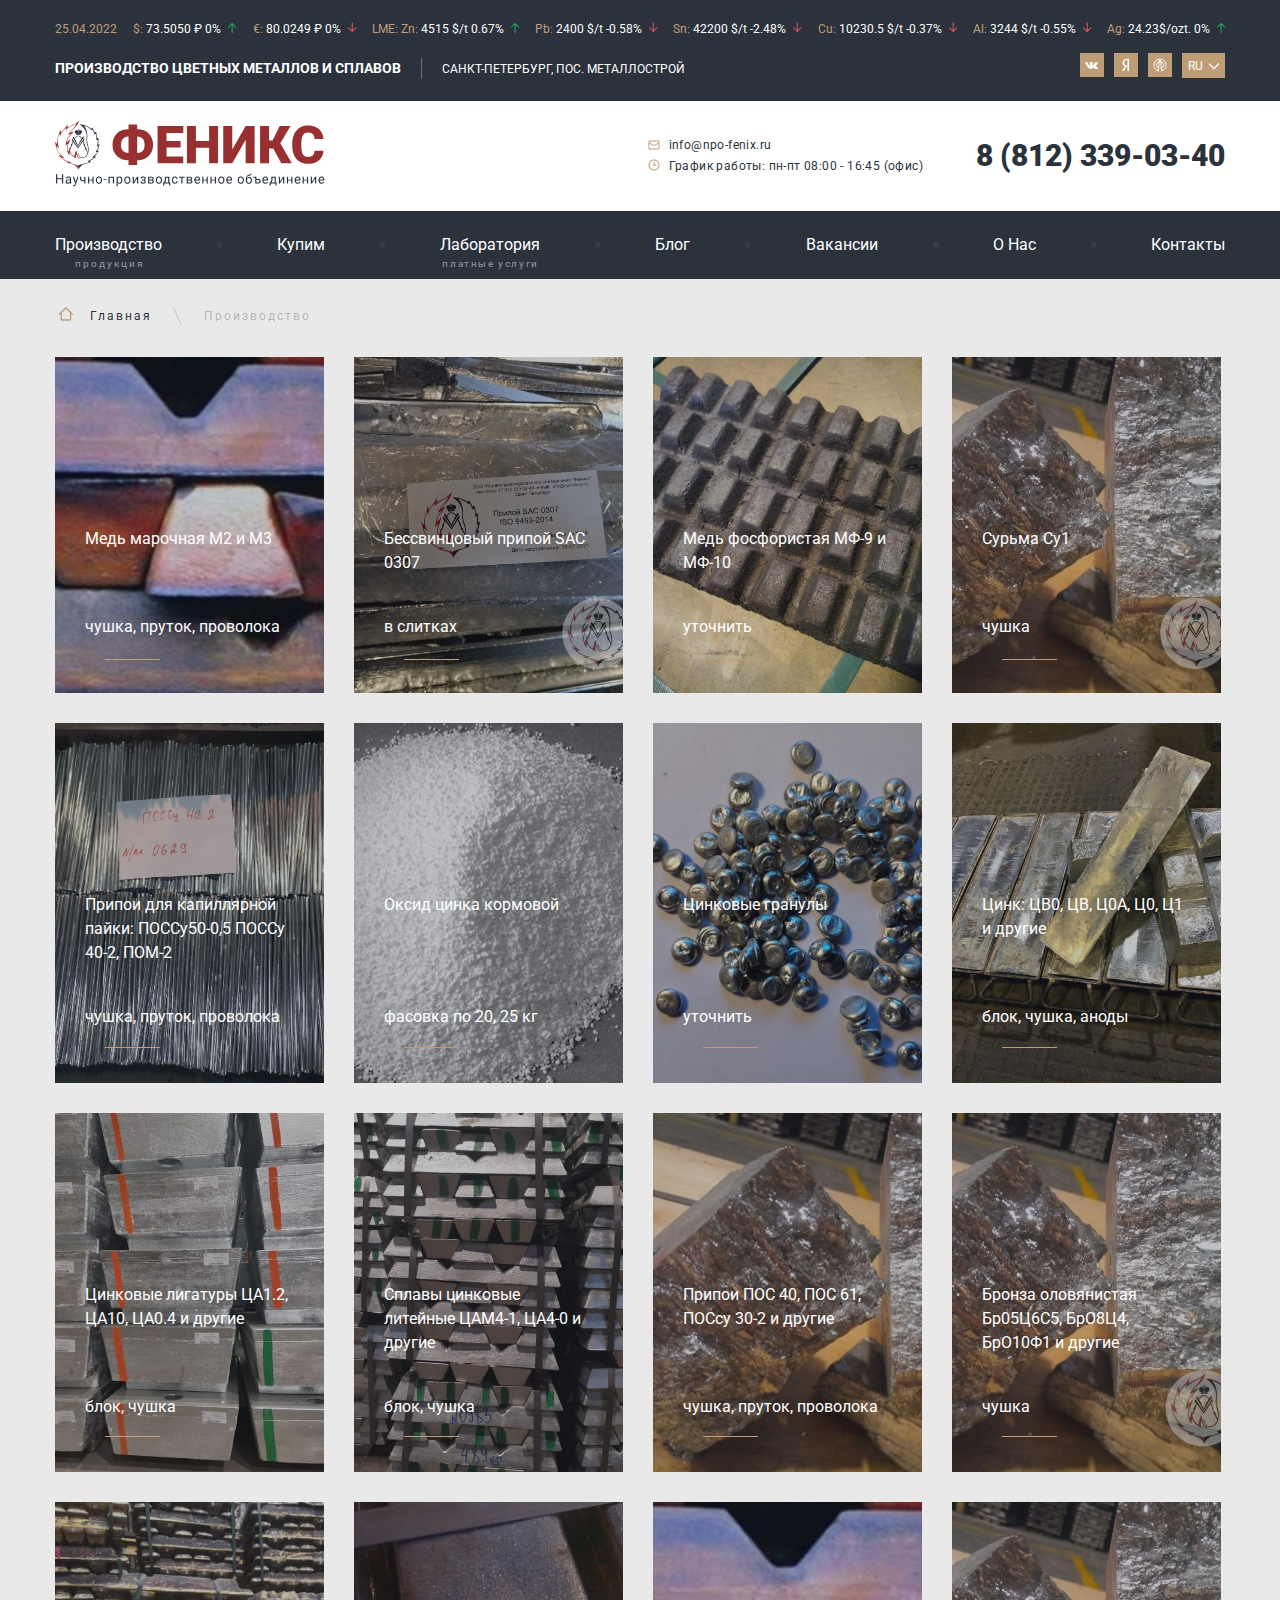
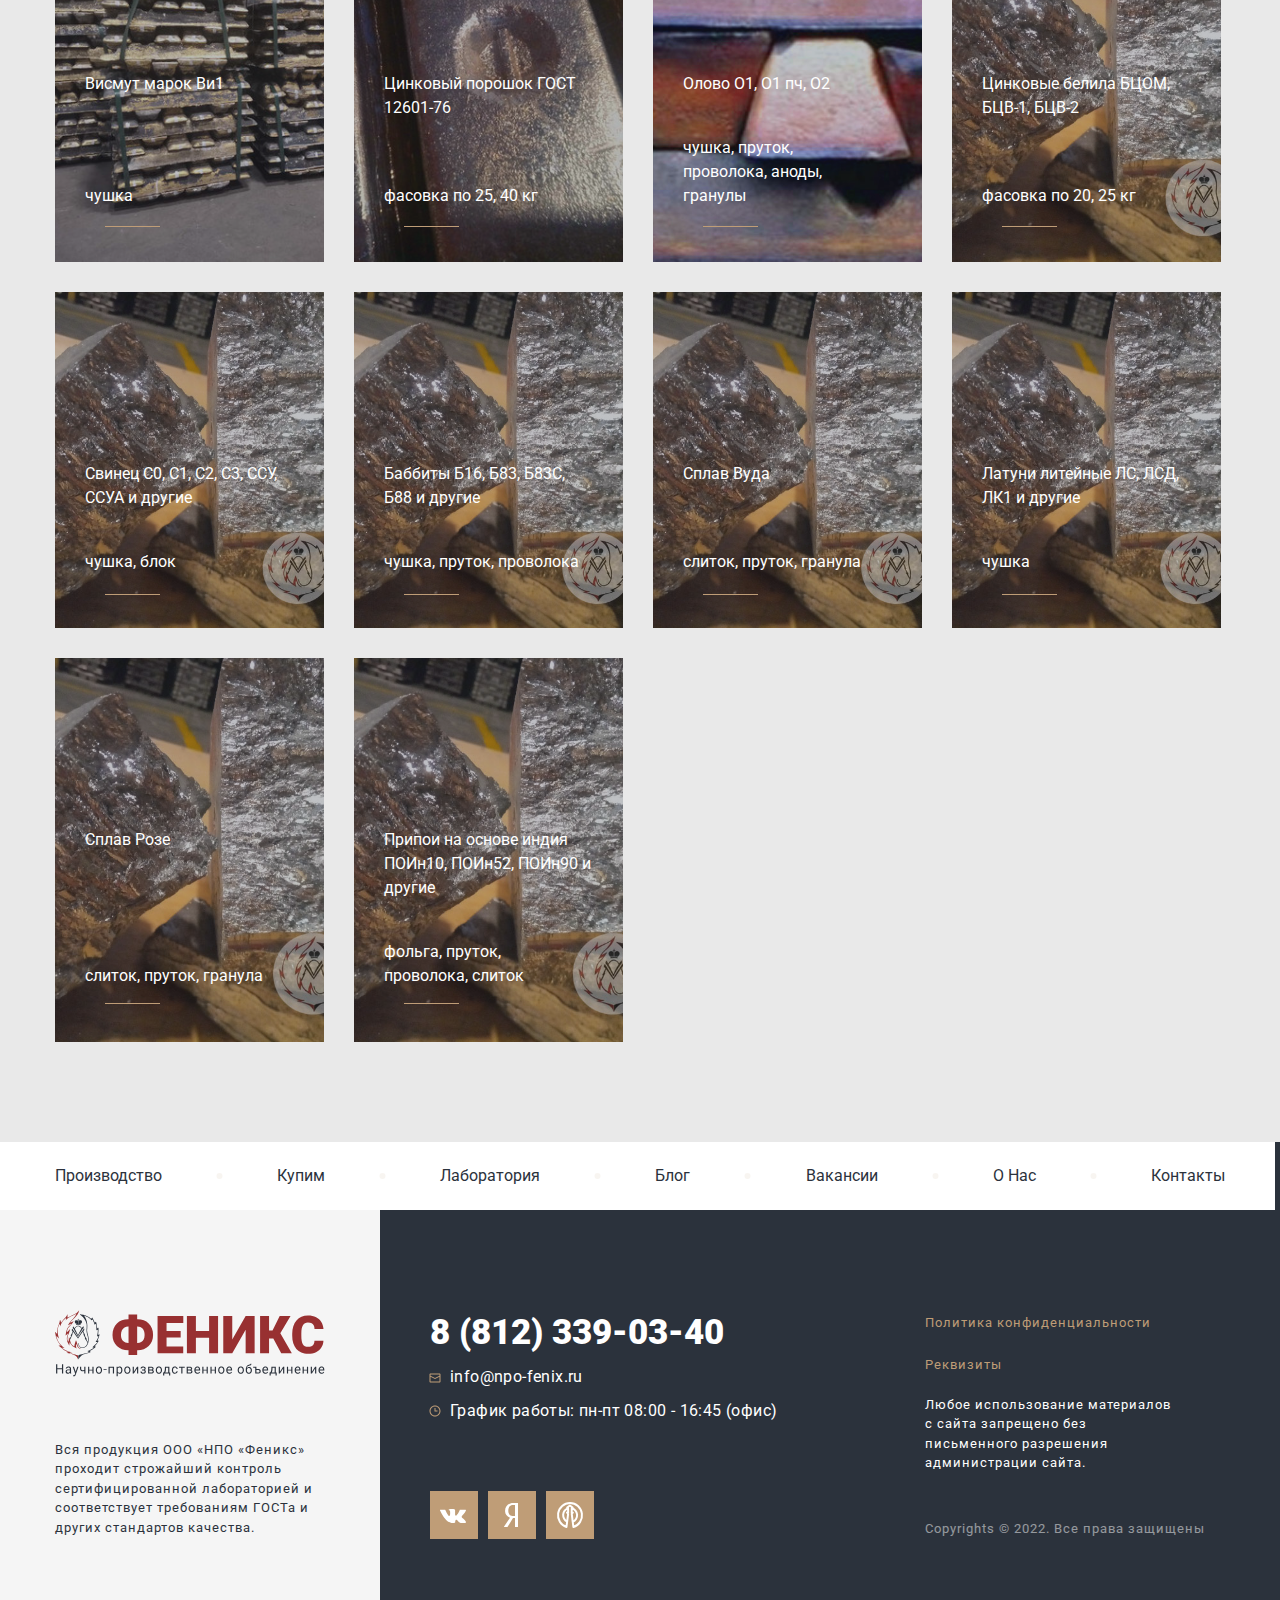
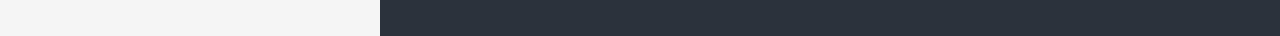
<file: production-page.html>
<!DOCTYPE html>
<html lang="ru">

<head>
   <meta charset="UTF-8">
   <meta http-equiv="X-UA-Compatible" content="IE=edge">
   <meta name="viewport" content="width=device-width, initial-scale=1.0">
   <title>Производство</title>
   <link rel="preconnect" href="https://fonts.googleapis.com">
   <link rel="preconnect" href="https://fonts.gstatic.com" crossorigin>
   <link href="https://fonts.googleapis.com/css2?family=Roboto:wght@400;700;900&display=swap" rel="stylesheet">
   <link rel="stylesheet" href="css/style.min.css">
</head>

<body>


   <div class="wrapper">
      <div class="btn__up">&uarr;</div>
      <header class="header header__production-page">
         <div class="header__inner">
            <div class="header__top">
               <div class="header__top-inner">
                  <div class="container">
                     <ul class="quotations__list">
                        <li class="quotations__item quotations__data">25.04.2022</li>
                        <li class="quotations__item quotations__price price__arrow--up "><span
                              class="quotations__price--color">$:</span>73.5050 ₽ 0%</li>
                        <li class="quotations__item quotations__price price__arrow--down"><span
                              class="quotations__price--color">€:</span>80.0249 ₽ 0%</li>
                        <li class="quotations__item quotations__price price__arrow--up"><span
                              class="quotations__price--color">LME: Zn:</span>4515 $/t 0.67%</li>
                        <li class="quotations__item quotations__price price__arrow--down"><span
                              class="quotations__price--color">Pb:</span>2400 $/t -0.58%</li>
                        <li class="quotations__item quotations__price price__arrow--down"><span
                              class="quotations__price--color">Sn:</span>42200 $/t -2.48%</li>
                        <li class="quotations__item quotations__price price__arrow--down"><span
                              class="quotations__price--color">Cu:</span>10230.5 $/t -0.37%</li>
                        <li class="quotations__item quotations__price price__arrow--down"><span
                              class="quotations__price--color">Al:</span>3244 $/t -0.55%</li>
                        <li class="quotations__item quotations__price price__arrow--up"><span
                              class="quotations__price--color">Ag:</span>24.23$/ozt. 0% </li>
                     </ul>
                     <div class="header__top-info">
                        <div class="top-info__text">
                           <h1 class="top-info__text-description" data-da=".header__body,450,first">производство
                              цветных металлов и сплавов</h1>
                           <p class="top-info__text-address" data-da=".menu__list,760,last">Санкт-Петербург, пос.
                              металлострой</p>
                        </div>
                        <div class="top-info__social">
                           <ul class="top-info__social-list" data-da=".menu__list,465,last">
                              <li class="top-info__social-item">
                                 <a class="top-info__social-link" href="#">
                                    <svg width="24" height="24" viewBox="0 0 24 24" fill="none"
                                       xmlns="http://www.w3.org/2000/svg">
                                       <rect width="24" height="24" fill="#BF9D77" />
                                       <path
                                          d="M17.8792 15.2808C17.8792 15.2329 17.8275 15.2329 17.8275 15.1849C17.6206 14.8014 17.1551 14.3219 16.5344 13.7945C16.2241 13.5548 16.0689 13.363 15.9655 13.2671C15.8103 13.0753 15.8103 12.9315 15.862 12.7397C15.9137 12.5959 16.1206 12.3562 16.4827 11.9247C16.6896 11.6849 16.793 11.5411 16.9482 11.3973C17.7241 10.4384 18.0861 9.81506 17.9827 9.52739L17.931 9.47945C17.8793 9.43151 17.8275 9.38356 17.7241 9.38356C17.6206 9.33562 17.4655 9.33562 17.3103 9.38356H15.3448C15.2931 9.38356 15.293 9.38356 15.1896 9.38356C15.1379 9.38356 15.0862 9.38356 15.0862 9.38356H15.0344H14.9827L14.931 9.4315C14.8793 9.47945 14.8793 9.47945 14.8793 9.52739C14.6724 10.0548 14.4137 10.4863 14.1551 10.9658C14 11.2055 13.8448 11.4452 13.6896 11.637C13.5344 11.8288 13.431 11.9726 13.3275 12.0685C13.2241 12.1644 13.1206 12.2123 13.0689 12.3082C13.0172 12.3562 12.9138 12.4041 12.9138 12.3562C12.862 12.3562 12.8103 12.3562 12.8103 12.3082C12.7586 12.2603 12.7069 12.2123 12.6551 12.1644C12.6034 12.1164 12.6034 12.0205 12.5517 11.9247C12.5517 11.8288 12.5517 11.7329 12.5517 11.6849C12.5517 11.637 12.5517 11.4932 12.5517 11.3973C12.5517 11.2534 12.5517 11.1575 12.5517 11.1096C12.5517 10.9658 12.5517 10.774 12.5517 10.5822C12.5517 10.3904 12.5517 10.2466 12.5517 10.1507C12.5517 10.0548 12.5517 9.91096 12.5517 9.81507C12.5517 9.67123 12.5517 9.57534 12.5517 9.52739C12.5517 9.47945 12.5 9.38356 12.5 9.33562C12.4482 9.28767 12.3965 9.23972 12.3448 9.19178C12.2931 9.14383 12.1896 9.14383 12.1379 9.09589C11.8793 9.04794 11.5689 9 11.2069 9C10.3793 9 9.81033 9.04795 9.60343 9.14384C9.49998 9.19178 9.39653 9.23972 9.34481 9.33562C9.24136 9.43151 9.24136 9.47945 9.29308 9.47945C9.5517 9.5274 9.7586 9.62328 9.86205 9.76712L9.91378 9.86302C9.9655 9.91096 9.96549 10.0068 10.0172 10.1507C10.0689 10.2945 10.0689 10.4384 10.0689 10.6301C10.0689 10.9178 10.0689 11.2055 10.0689 11.3973C10.0689 11.637 10.0172 11.7808 10.0172 11.9247C10.0172 12.0685 9.9655 12.1644 9.91378 12.2123C9.86205 12.3082 9.86205 12.3562 9.81032 12.3562C9.81032 12.3562 9.81032 12.4041 9.75859 12.4041C9.70687 12.4041 9.65515 12.4521 9.5517 12.4521C9.49998 12.4521 9.39653 12.4041 9.34481 12.3562C9.24136 12.3082 9.13791 12.2123 9.08619 12.1164C8.98274 12.0205 8.87929 11.8767 8.77584 11.6849C8.6724 11.4931 8.51722 11.3014 8.41377 11.0137L8.31033 10.8219C8.25861 10.726 8.15516 10.5342 8.05171 10.2945C7.94827 10.0548 7.84481 9.86302 7.74137 9.62329C7.68964 9.5274 7.63793 9.47945 7.5862 9.4315H7.53447C7.53447 9.4315 7.48274 9.38356 7.43102 9.38356C7.3793 9.38356 7.32758 9.33562 7.27586 9.33562H5.41379C5.2069 9.33562 5.10345 9.38356 5.05173 9.4315L5 9.47945C5 9.47945 5 9.5274 5 9.57534C5 9.62329 5 9.67123 5.05173 9.76712C5.31035 10.3425 5.62069 10.9178 5.93103 11.4932C6.24137 12.0205 6.55172 12.5 6.75862 12.8356C7.01724 13.1712 7.22413 13.5069 7.48275 13.7945C7.74137 14.0822 7.89654 14.274 7.94826 14.3699C8.05171 14.4658 8.10343 14.5137 8.15515 14.5616L8.31033 14.7055C8.41378 14.8014 8.56895 14.9452 8.77584 15.089C8.98274 15.2329 9.24136 15.3767 9.49998 15.5205C9.75859 15.6644 10.0689 15.7603 10.3793 15.8562C10.7414 15.9521 11.0517 16 11.362 15.9521H12.1379C12.2931 15.9521 12.3965 15.9041 12.5 15.8082L12.5517 15.7603C12.5517 15.7123 12.6034 15.7123 12.6034 15.6644C12.6034 15.6164 12.6034 15.5685 12.6034 15.4726C12.6034 15.2808 12.6034 15.137 12.6551 14.9932C12.7069 14.8493 12.7069 14.7534 12.7586 14.6575C12.8103 14.5616 12.862 14.5137 12.9138 14.4658C12.9655 14.4178 13.0172 14.3699 13.0172 14.3699H13.0689C13.1724 14.3219 13.3275 14.3699 13.431 14.4658C13.5862 14.5616 13.7413 14.7055 13.8448 14.8493C13.9482 14.9932 14.1034 15.137 14.3103 15.3288C14.5172 15.5206 14.6724 15.6644 14.7758 15.7123L14.931 15.8082C15.0344 15.8562 15.1379 15.9041 15.2931 15.9521C15.4482 16 15.5517 16 15.6551 16L17.4137 15.9521C17.5689 15.9521 17.7241 15.9041 17.8275 15.8562C17.931 15.8082 17.9827 15.7603 17.9827 15.6644C17.9827 15.6164 17.9827 15.5206 17.9827 15.4726C17.8792 15.3767 17.8792 15.3288 17.8792 15.2808Z"
                                          fill="white" />
                                    </svg>
                                 </a>
                              </li>
                              <li class="top-info__social-item">
                                 <a class="top-info__social-link" href="#">
                                    <svg width="24" height="24" viewBox="0 0 24 24" fill="none"
                                       xmlns="http://www.w3.org/2000/svg">
                                       <rect width="24" height="24" fill="#BF9D77" />
                                       <path
                                          d="M13.4987 12.528H12.6797C11.3928 12.528 10.1449 11.7601 10.1449 9.83991C10.1449 7.84006 11.3149 7.02401 12.5042 7.02401H13.4987V12.528ZM14.7855 6H12.5629C10.3786 6 8.52674 7.36023 8.52674 10.0001C8.52674 11.5841 9.4236 12.7521 11.0226 13.3278L8.0391 17.7439C7.94147 17.8879 8.0391 18 8.19489 18H9.57939C9.69623 18 9.77466 17.968 9.8136 17.8879L12.5239 13.552H13.4987V17.8879C13.4987 17.9361 13.5573 18 13.6352 18H14.8442C14.9611 18 15 17.9518 15 17.8722V6.1598C15 6.04816 14.9221 6 14.7855 6Z"
                                          fill="white" />
                                    </svg>
                                 </a>
                              </li>
                              <li class="top-info__social-item">
                                 <a class="top-info__social-link" href="#">
                                    <svg width="24" height="24" viewBox="0 0 24 24" fill="none"
                                       xmlns="http://www.w3.org/2000/svg">
                                       <rect width="24" height="24" fill="#BF9D77" />
                                       <path
                                          d="M12.888 8.61275C13.6073 8.7914 14.2524 9.1987 14.7302 9.77585C15.2079 10.353 15.4936 11.0702 15.5461 11.8238C15.5985 12.5775 15.415 13.3286 15.022 13.9689C14.629 14.6092 14.0468 15.1055 13.3594 15.3861M13.3594 15.3861L12.8676 11.4559L13.4095 10.8137H12.8528L12.8918 8.61279V8.53135H13.3038V8.24534L11.962 7.24903L10.6202 8.24534V8.53324H11.0322L11.0323 8.6696M13.3594 15.3861L13.6879 18C15.07 17.5865 16.2602 16.6794 17.0412 15.4443C17.8222 14.2093 18.1419 12.7287 17.9418 11.273C17.7418 9.81736 17.0353 8.48369 15.9515 7.51561C14.8678 6.54752 13.4789 6.00962 12.0387 6.00013C10.5985 5.99064 9.20301 6.5102 8.10707 7.46393C7.01113 8.41765 6.28789 9.7419 6.06944 11.1948C5.85098 12.6477 6.15188 14.1324 6.91719 15.3776C7.68251 16.6228 8.86115 17.5456 10.2379 17.9773L10.5757 15.3028L11.0582 11.4502L10.5163 10.8081H11.073L11.0323 8.6696M11.0323 8.6696C10.3604 8.88274 9.76716 9.29791 9.33025 9.86081C8.89334 10.4237 8.63309 11.1081 8.58356 11.8244C8.53403 12.5408 8.69752 13.2557 9.05264 13.8756C9.40777 14.4956 9.93798 14.9917 10.5739 15.299"
                                          stroke="white" stroke-linecap="round" stroke-linejoin="round" />
                                    </svg>
                                 </a>
                              </li>
                              <li class="top-info__social-item">
                                 <div class="language-switch__box" data-spollers>
                                    <div class="select__language-body">
                                       <span class="select__language">RU</span>
                                       <button class="language-switch__btn" data-spoller></button>
                                       <ul class="select__language-list">
                                          <li class="select__language-item">
                                             <a class="select__language-link" href="#">EN</a>
                                          </li>
                                          <li class="select__language-item">
                                             <a class="select__language-link" href="#">DEU</a>
                                          </li>
                                          <li class="select__language-item">
                                             <a class="select__language-link" href="#">FR</a>
                                          </li>
                                       </ul>
                                    </div>
                                 </div>
                              </li>
                           </ul>
                        </div>
                     </div>
                  </div>
               </div>
            </div>

            <div class="header__body">
               <div class="container">
                  <div class="header__body-inner">
                     <a class="header__logo" href="#">
                        <img class="header__logo-img" src="images/logo.svg" alt="логотип">
                     </a>
                     <div class="header__body-contacts" data-da=".menu__list,600,last">
                        <div class="contacts__info">
                           <a class="contacts__info-mail" href="mailto:info@npo-fenix.ru">info@npo-fenix.ru</a>
                           <p class="contacts__info-schedule">График работы: пн-пт 08:00 - 16:45 (офис)</p>
                        </div>
                        <div class="contacts__phone">
                           <a class="contacts__phone-number" href="tel:88123390340">8 (812) 339-03-40</a>
                        </div>
                     </div>
                     <a class="mobile-phone" href="tel:88123390340">
                        <img class="mobile-phone__img" src="images/icons/phone-mobile.svg" alt="">
                     </a>
                     <div class="icon-menu__inner">
                        <button type="button" class="icon-menu"><span></span></button>
                     </div>
                  </div>
               </div>
            </div>

            <div class="header__bottom">
               <div class="container">
                  <nav class="menu">
                     <ul class="menu__list">
                        <li class="menu__item">
                           <a class="menu__link " href="production-page.html">
                              Производство
                              <span class="products__sub-text">продукция</span>
                           </a>
                        </li>
                        <li class="menu__item">
                           <a class="menu__link" href="buy-page.html">Купим</a>
                        </li>
                        <li class="menu__item">
                           <a class="menu__link" href="laboratory-page.html">
                              Лаборатория
                              <span class="products__sub-text products__sub-text-lab ">платные услуги</span>
                           </a>
                        </li>
                        <li class="menu__item">
                           <a class="menu__link" href="blog-page.html">Блог</a>
                        </li>
                        <li class="menu__item">
                           <a class="menu__link" href="vacancies-page.html">Вакансии</a>
                        </li>
                        <li class="menu__item">
                           <a class="menu__link" href="about-page.html">О Нас</a>
                        </li>
                        <li class="menu__item">
                           <a class="menu__link" href="contacts-page.html">Контакты</a>
                        </li>
                     </ul>
                  </nav>
               </div>
            </div>
         </div>
      </header>

      <div class="breadcrumbs">
         <div class="container">
            <div class="breadcrumbs__body">
               <div class="breadcrumbs__inner">
                  <ul class="breadcrumbs__list mobile-overflow ">
                     <li class="breadcrumbs__list-item">
                        <a class="breadcrumbs__list-item-link breadcrumbs__list-item-link--great "
                           href="index.html">Главная</a>
                     </li>
                     <li class="breadcrumbs__list-item">
                        <span class="breadcrumbs__list-item-link--color">Производство</span>
                     </li>
                  </ul>
               </div>
            </div>
         </div>
      </div>

      <main class="main">

         <div class="production__page">
            <div class="container">
               <div class="production-page__items">
                  <div class="production-page__item-card">
                     <div class="production-page__item">
                        <a class="production-page__inner" href="#">
                           <div class="production__page-pictures">
                              <div class="production-page__title-body">
                                 <p class="production-page__title  ">
                                    Медь марочная М2 и М3
                                 </p>
                                 <p class="production-page__text">
                                    чушка, пруток, проволока
                                 </p>
                              </div>
                              <img class="production__page-img " src="images/slider-production/1.jpg" alt="">
                           </div>
                        </a>
                     </div>
                  </div>
                  <div class="production-page__item-card">
                     <div class="production-page__item">
                        <a class="production-page__inner" href="#">
                           <div class="production__page-pictures">
                              <div class="production-page__title-body">
                                 <p class="production-page__title  ">
                                    Бессвинцовый припой SAC 0307
                                 </p>
                                 <p class="production-page__text">
                                    в слитках
                                 </p>
                              </div>
                              <img class="production__page-img " src="images/slider-production/2.jpg" alt="">
                           </div>
                        </a>
                     </div>
                  </div>
                  <div class="production-page__item-card">
                     <div class="production-page__item">
                        <a class="production-page__inner" href="#">
                           <div class="production__page-pictures">
                              <div class="production-page__title-body">
                                 <p class="production-page__title  ">
                                    Медь фосфористая МФ-9 и МФ-10
                                 </p>
                                 <p class="production-page__text">
                                    уточнить
                                 </p>
                              </div>
                              <img class="production__page-img " src="images/slider-production/3.jpg" alt="">
                           </div>
                        </a>
                     </div>
                  </div>
                  <div class="production-page__item-card">
                     <div class="production-page__item">
                        <a class="production-page__inner" href="#">
                           <div class="production__page-pictures">
                              <div class="production-page__title-body">
                                 <p class="production-page__title  ">
                                    Сурьма Су1
                                 </p>
                                 <p class="production-page__text">
                                    чушка
                                 </p>
                              </div>
                              <img class="production__page-img " src="images/slider-production/4.jpg" alt="">
                           </div>
                        </a>
                     </div>
                  </div>
                  <div class="production-page__item-card">
                     <div class="production-page__item">
                        <a class="production-page__inner" href="#">
                           <div class="production__page-pictures">
                              <div class="production-page__title-body">
                                 <p class="production-page__title  ">
                                    Припои для капиллярной пайки: ПОССу50-0,5 ПОССу 40-2, ПОМ-2
                                 </p>
                                 <p class="production-page__text">
                                    чушка, пруток, проволока
                                 </p>
                              </div>
                              <img class="production__page-img " src="images/slider-production/5.jpg" alt="">
                           </div>
                        </a>
                     </div>
                  </div>
                  <div class="production-page__item-card">
                     <div class="production-page__item">
                        <a class="production-page__inner" href="#">
                           <div class="production__page-pictures">
                              <div class="production-page__title-body">
                                 <p class="production-page__title  ">
                                    Оксид цинка кормовой
                                 </p>
                                 <p class="production-page__text">
                                    фасовка по 20, 25 кг
                                 </p>
                              </div>
                              <img class="production__page-img " src="images/slider-production/6.jpg" alt="">
                           </div>
                        </a>
                     </div>
                  </div>
                  <div class="production-page__item-card">
                     <div class="production-page__item">
                        <a class="production-page__inner" href="#">
                           <div class="production__page-pictures">
                              <div class="production-page__title-body">
                                 <p class="production-page__title  ">
                                    Цинковые гранулы
                                 </p>
                                 <p class="production-page__text">
                                    уточнить
                                 </p>
                              </div>
                              <img class="production__page-img " src="images/slider-production/7.jpg" alt="">
                           </div>
                        </a>
                     </div>
                  </div>
                  <div class="production-page__item-card">
                     <div class="production-page__item">
                        <a class="production-page__inner" href="#">
                           <div class="production__page-pictures">
                              <div class="production-page__title-body">
                                 <p class="production-page__title  ">
                                    Цинк: ЦВ0, ЦВ, Ц0А, Ц0, Ц1 и другие
                                 </p>
                                 <p class="production-page__text">
                                    блок, чушка, аноды
                                 </p>
                              </div>
                              <img class="production__page-img " src="images/slider-production/8.jpg" alt="">
                           </div>
                        </a>
                     </div>
                  </div>
                  <div class="production-page__item-card">
                     <div class="production-page__item">
                        <a class="production-page__inner" href="#">
                           <div class="production__page-pictures">
                              <div class="production-page__title-body">
                                 <p class="production-page__title  ">
                                    Цинковые лигатуры ЦА1.2, ЦА10, ЦА0.4 и другие
                                 </p>
                                 <p class="production-page__text">
                                    блок, чушка
                                 </p>
                              </div>
                              <img class="production__page-img " src="images/slider-production/9.jpg" alt="">
                           </div>
                        </a>
                     </div>
                  </div>
                  <div class="production-page__item-card">
                     <div class="production-page__item">
                        <a class="production-page__inner" href="#">
                           <div class="production__page-pictures">
                              <div class="production-page__title-body">
                                 <p class="production-page__title  ">
                                    Сплавы цинковые литейные ЦАМ4-1, ЦА4-0 и другие
                                 </p>
                                 <p class="production-page__text">
                                    блок, чушка
                                 </p>
                              </div>
                              <img class="production__page-img " src="images/slider-production/10.jpg" alt="">
                           </div>
                        </a>
                     </div>
                  </div>
                  <div class="production-page__item-card">
                     <div class="production-page__item">
                        <a class="production-page__inner" href="#">
                           <div class="production__page-pictures">
                              <div class="production-page__title-body">
                                 <p class="production-page__title  ">
                                    Припои ПОС 40, ПОС 61, ПОСсу 30-2 и другие
                                 </p>
                                 <p class="production-page__text">
                                    чушка, пруток, проволока
                                 </p>
                              </div>
                              <img class="production__page-img " src="images/slider-production/11.jpg" alt="">
                           </div>
                        </a>
                     </div>
                  </div>
                  <div class="production-page__item-card">
                     <div class="production-page__item">
                        <a class="production-page__inner" href="#">
                           <div class="production__page-pictures">
                              <div class="production-page__title-body">
                                 <p class="production-page__title  ">
                                    Бронза оловянистая Бр05Ц6С5, БрО8Ц4, БрО10Ф1 и другие
                                 </p>
                                 <p class="production-page__text">
                                    чушка
                                 </p>
                              </div>
                              <img class="production__page-img " src="images/slider-production/4.jpg" alt="">
                           </div>
                        </a>
                     </div>
                  </div>
                  <div class="production-page__item-card">
                     <div class="production-page__item">
                        <a class="production-page__inner" href="#">
                           <div class="production__page-pictures">
                              <div class="production-page__title-body">
                                 <p class="production-page__title  ">
                                    Висмут марок Ви1
                                 </p>
                                 <p class="production-page__text">
                                    чушка
                                 </p>
                              </div>
                              <img class="production__page-img " src="images/slider-production/12.jpg" alt="">
                           </div>
                        </a>
                     </div>
                  </div>
                  <div class="production-page__item-card">
                     <div class="production-page__item">
                        <a class="production-page__inner" href="#">
                           <div class="production__page-pictures">
                              <div class="production-page__title-body">
                                 <p class="production-page__title  ">
                                    Цинковый порошок ГОСТ 12601-76
                                 </p>
                                 <p class="production-page__text">
                                    фасовка по 25, 40 кг
                                 </p>
                              </div>
                              <img class="production__page-img " src="images/slider-production/13.jpg" alt="">
                           </div>
                        </a>
                     </div>
                  </div>
                  <div class="production-page__item-card">
                     <div class="production-page__item">
                        <a class="production-page__inner" href="#">
                           <div class="production__page-pictures">
                              <div class="production-page__title-body">
                                 <p class="production-page__title  ">
                                    Олово О1, О1 пч, О2
                                 </p>
                                 <p class="production-page__text">
                                    чушка, пруток, проволока, аноды, гранулы
                                 </p>
                              </div>
                              <img class="production__page-img " src="images/slider-production/1.jpg" alt="">
                           </div>
                        </a>
                     </div>
                  </div>
                  <div class="production-page__item-card">
                     <div class="production-page__item">
                        <a class="production-page__inner" href="#">
                           <div class="production__page-pictures">
                              <div class="production-page__title-body">
                                 <p class="production-page__title  ">
                                    Цинковые белила БЦОМ, БЦВ-1, БЦВ-2
                                 </p>
                                 <p class="production-page__text">
                                    фасовка по 20, 25 кг
                                 </p>
                              </div>
                              <img class="production__page-img " src="images/slider-production/4.jpg" alt="">
                           </div>
                        </a>
                     </div>
                  </div>
                  <div class="production-page__item-card">
                     <div class="production-page__item">
                        <a class="production-page__inner" href="#">
                           <div class="production__page-pictures">
                              <div class="production-page__title-body">
                                 <p class="production-page__title  ">
                                    Свинец С0, С1, С2, С3, ССУ, ССУА и другие
                                 </p>
                                 <p class="production-page__text">
                                    чушка, блок
                                 </p>
                              </div>
                              <img class="production__page-img " src="images/slider-production/4.jpg" alt="">
                           </div>
                        </a>
                     </div>
                  </div>
                  <div class="production-page__item-card">
                     <div class="production-page__item">
                        <a class="production-page__inner" href="#">
                           <div class="production__page-pictures">
                              <div class="production-page__title-body">
                                 <p class="production-page__title  ">
                                    Баббиты Б16, Б83, Б83С, Б88 и другие
                                 </p>
                                 <p class="production-page__text">
                                    чушка, пруток, проволока
                                 </p>
                              </div>
                              <img class="production__page-img " src="images/slider-production/4.jpg" alt="">
                           </div>
                        </a>
                     </div>
                  </div>
                  <div class="production-page__item-card">
                     <div class="production-page__item">
                        <a class="production-page__inner" href="#">
                           <div class="production__page-pictures">
                              <div class="production-page__title-body">
                                 <p class="production-page__title  ">
                                    Сплав Вуда
                                 </p>
                                 <p class="production-page__text">
                                    слиток, пруток, гранула
                                 </p>
                              </div>
                              <img class="production__page-img " src="images/slider-production/4.jpg" alt="">
                           </div>
                        </a>
                     </div>
                  </div>
                  <div class="production-page__item-card">
                     <div class="production-page__item">
                        <a class="production-page__inner" href="#">
                           <div class="production__page-pictures">
                              <div class="production-page__title-body">
                                 <p class="production-page__title  ">
                                    Латуни литейные ЛС, ЛСД, ЛК1 и другие
                                 </p>
                                 <p class="production-page__text">
                                    чушка
                                 </p>
                              </div>
                              <img class="production__page-img " src="images/slider-production/4.jpg" alt="">
                           </div>
                        </a>
                     </div>
                  </div>
                  <div class="production-page__item-card">
                     <div class="production-page__item">
                        <a class="production-page__inner" href="#">
                           <div class="production__page-pictures">
                              <div class="production-page__title-body">
                                 <p class="production-page__title  ">
                                    Сплав Розе
                                 </p>
                                 <p class="production-page__text">
                                    слиток, пруток, гранула
                                 </p>
                              </div>
                              <img class="production__page-img " src="images/slider-production/4.jpg" alt="">
                           </div>
                        </a>
                     </div>
                  </div>
                  <div class="production-page__item-card">
                     <div class="production-page__item">
                        <a class="production-page__inner" href="#">
                           <div class="production__page-pictures">
                              <div class="production-page__title-body">
                                 <p class="production-page__title  ">
                                    Припои на основе индия ПОИн10, ПОИн52, ПОИн90 и другие
                                 </p>
                                 <p class="production-page__text">
                                    фольга, пруток, проволока, слиток
                                 </p>
                              </div>
                              <img class="production__page-img " src="images/slider-production/4.jpg" alt="">
                           </div>
                        </a>
                     </div>
                  </div>



                  <div class=" production-page-more__panel-mobile">
                     <div class=" panel-wrapper">
                        <div class="production-page__item-card production-page__item-card-mobile">
                           <div class="production-page__item">
                              <a class="production-page__inner" href="#">
                                 <div class="production__page-pictures">
                                    <div class="production-page__title-body">
                                       <p class="production-page__title  ">
                                          Оксид цинка кормовой
                                       </p>
                                       <p class="production-page__text">
                                          фасовка по 20, 25 кг
                                       </p>
                                    </div>
                                    <img class="production__page-img " src="images/slider-production/6.jpg" alt="">
                                 </div>
                              </a>
                           </div>
                        </div>
                        <div class="production-page__item-card production-page__item-card-mobile">
                           <div class="production-page__item">
                              <a class="production-page__inner" href="#">
                                 <div class="production__page-pictures">
                                    <div class="production-page__title-body">
                                       <p class="production-page__title  ">
                                          Цинковые гранулы
                                       </p>
                                       <p class="production-page__text">
                                          уточнить
                                       </p>
                                    </div>
                                    <img class="production__page-img " src="images/slider-production/7.jpg" alt="">
                                 </div>
                              </a>
                           </div>
                        </div>
                        <div class="production-page__item-card production-page__item-card-mobile">
                           <div class="production-page__item">
                              <a class="production-page__inner" href="#">
                                 <div class="production__page-pictures">
                                    <div class="production-page__title-body">
                                       <p class="production-page__title  ">
                                          Цинк: ЦВ0, ЦВ, Ц0А, Ц0, Ц1 и другие
                                       </p>
                                       <p class="production-page__text">
                                          блок, чушка, аноды
                                       </p>
                                    </div>
                                    <img class="production__page-img " src="images/slider-production/8.jpg" alt="">
                                 </div>
                              </a>
                           </div>
                        </div>
                        <div class="production-page__item-card production-page__item-card-mobile">
                           <div class="production-page__item">
                              <a class="production-page__inner" href="#">
                                 <div class="production__page-pictures">
                                    <div class="production-page__title-body">
                                       <p class="production-page__title  ">
                                          Цинковые лигатуры ЦА1.2, ЦА10, ЦА0.4 и другие
                                       </p>
                                       <p class="production-page__text">
                                          блок, чушка
                                       </p>
                                    </div>
                                    <img class="production__page-img " src="images/slider-production/9.jpg" alt="">
                                 </div>
                              </a>
                           </div>
                        </div>
                        <div class="production-page__item-card production-page__item-card-mobile">
                           <div class="production-page__item">
                              <a class="production-page__inner" href="#">
                                 <div class="production__page-pictures">
                                    <div class="production-page__title-body">
                                       <p class="production-page__title  ">
                                          Сплавы цинковые литейные ЦАМ4-1, ЦА4-0 и другие
                                       </p>
                                       <p class="production-page__text">
                                          блок, чушка
                                       </p>
                                    </div>
                                    <img class="production__page-img " src="images/slider-production/10.jpg" alt="">
                                 </div>
                              </a>
                           </div>
                        </div>
                        <div class="production-page__item-card production-page__item-card-mobile">
                           <div class="production-page__item">
                              <a class="production-page__inner" href="#">
                                 <div class="production__page-pictures">
                                    <div class="production-page__title-body">
                                       <p class="production-page__title  ">
                                          Припои ПОС 40, ПОС 61, ПОСсу 30-2 и другие
                                       </p>
                                       <p class="production-page__text">
                                          чушка, пруток, проволока
                                       </p>
                                    </div>
                                    <img class="production__page-img " src="images/slider-production/11.jpg" alt="">
                                 </div>
                              </a>
                           </div>
                        </div>
                        <div class="production-page__item-card production-page__item-card-mobile">
                           <div class="production-page__item">
                              <a class="production-page__inner" href="#">
                                 <div class="production__page-pictures">
                                    <div class="production-page__title-body">
                                       <p class="production-page__title  ">
                                          Бронза оловянистая Бр05Ц6С5, БрО8Ц4, БрО10Ф1 и другие
                                       </p>
                                       <p class="production-page__text">
                                          чушка
                                       </p>
                                    </div>
                                    <img class="production__page-img " src="images/slider-production/12.jpg" alt="">
                                 </div>
                              </a>
                           </div>
                        </div>
                        <div class="production-page__item-card production-page__item-card-mobile">
                           <div class="production-page__item">
                              <a class="production-page__inner" href="#">
                                 <div class="production__page-pictures">
                                    <div class="production-page__title-body">
                                       <p class="production-page__title  ">
                                          Висмут марок Ви1
                                       </p>
                                       <p class="production-page__text">
                                          чушка
                                       </p>
                                    </div>
                                    <img class="production__page-img " src="images/slider-production/13.jpg" alt="">
                                 </div>
                              </a>
                           </div>
                        </div>
                        <div class="production-page__item-card production-page__item-card-mobile">
                           <div class="production-page__item">
                              <a class="production-page__inner" href="#">
                                 <div class="production__page-pictures">
                                    <div class="production-page__title-body">
                                       <p class="production-page__title  ">
                                          Цинковый порошок ГОСТ 12601-76
                                       </p>
                                       <p class="production-page__text">
                                          фасовка по 25, 40 кг
                                       </p>
                                    </div>
                                    <img class="production__page-img " src="images/slider-production/1.jpg" alt="">
                                 </div>
                              </a>
                           </div>
                        </div>
                        <div class="production-page__item-card production-page__item-card-mobile">
                           <div class="production-page__item">
                              <a class="production-page__inner" href="#">
                                 <div class="production__page-pictures">
                                    <div class="production-page__title-body">
                                       <p class="production-page__title  ">
                                          Олово О1, О1 пч, О2
                                       </p>
                                       <p class="production-page__text">
                                          чушка, пруток, проволока, аноды, гранулы
                                       </p>
                                    </div>
                                    <img class="production__page-img " src="images/slider-production/1.jpg" alt="">
                                 </div>
                              </a>
                           </div>
                        </div>
                        <div class="production-page__item-card production-page__item-card-mobile">
                           <div class="production-page__item">
                              <a class="production-page__inner" href="#">
                                 <div class="production__page-pictures">
                                    <div class="production-page__title-body">
                                       <p class="production-page__title  ">
                                          Цинковые белила БЦОМ, БЦВ-1, БЦВ-2
                                       </p>
                                       <p class="production-page__text">
                                          фасовка по 20, 25 кг
                                       </p>
                                    </div>
                                    <img class="production__page-img " src="images/slider-production/4.jpg" alt="">
                                 </div>
                              </a>
                           </div>
                        </div>
                        <div class="production-page__item-card production-page__item-card-mobile">
                           <div class="production-page__item">
                              <a class="production-page__inner" href="#">
                                 <div class="production__page-pictures">
                                    <div class="production-page__title-body">
                                       <p class="production-page__title  ">
                                          Свинец С0, С1, С2, С3, ССУ, ССУА и другие
                                       </p>
                                       <p class="production-page__text">
                                          чушка, блок
                                       </p>
                                    </div>
                                    <img class="production__page-img " src="images/slider-production/4.jpg" alt="">
                                 </div>
                              </a>
                           </div>
                        </div>
                        <div class="production-page__item-card production-page__item-card-mobile">
                           <div class="production-page__item">
                              <a class="production-page__inner" href="#">
                                 <div class="production__page-pictures">
                                    <div class="production-page__title-body">
                                       <p class="production-page__title  ">
                                          Баббиты Б16, Б83, Б83С, Б88 и другие
                                       </p>
                                       <p class="production-page__text">
                                          чушка, пруток, проволока
                                       </p>
                                    </div>
                                    <img class="production__page-img " src="images/slider-production/4.jpg" alt="">
                                 </div>
                              </a>
                           </div>
                        </div>
                        <div class="production-page__item-card production-page__item-card-mobile">
                           <div class="production-page__item">
                              <a class="production-page__inner" href="#">
                                 <div class="production__page-pictures">
                                    <div class="production-page__title-body">
                                       <p class="production-page__title  ">
                                          Сплав Вуда
                                       </p>
                                       <p class="production-page__text">
                                          слиток, пруток, гранула
                                       </p>
                                    </div>
                                    <img class="production__page-img " src="images/slider-production/4.jpg" alt="">
                                 </div>
                              </a>
                           </div>
                        </div>
                        <div class="production-page__item-card production-page__item-card-mobile">
                           <div class="production-page__item">
                              <a class="production-page__inner" href="#">
                                 <div class="production__page-pictures">
                                    <div class="production-page__title-body">
                                       <p class="production-page__title  ">
                                          Латуни литейные ЛС, ЛСД, ЛК1 и другие
                                       </p>
                                       <p class="production-page__text">
                                          чушка
                                       </p>
                                    </div>
                                    <img class="production__page-img " src="images/slider-production/4.jpg" alt="">
                                 </div>
                              </a>
                           </div>
                        </div>
                        <div class="production-page__item-card production-page__item-card-mobile">
                           <div class="production-page__item">
                              <a class="production-page__inner" href="#">
                                 <div class="production__page-pictures">
                                    <div class="production-page__title-body">
                                       <p class="production-page__title  ">
                                          Сплав Розе
                                       </p>
                                       <p class="production-page__text">
                                          слиток, пруток, гранула
                                       </p>
                                    </div>
                                    <img class="production__page-img " src="images/slider-production/4.jpg" alt="">
                                 </div>
                              </a>
                           </div>
                        </div>
                        <div class="production-page__item-card production-page__item-card-mobile">
                           <div class="production-page__item">
                              <a class="production-page__inner" href="#">
                                 <div class="production__page-pictures">
                                    <div class="production-page__title-body">
                                       <p class="production-page__title  ">
                                          Припои на основе индия ПОИн10, ПОИн52, ПОИн90 и другие
                                       </p>
                                       <p class="production-page__text">
                                          фольга, пруток, проволока, слиток
                                       </p>
                                    </div>
                                    <img class="production__page-img " src="images/slider-production/4.jpg" alt="">
                                 </div>
                              </a>
                           </div>
                        </div>
                     </div>
                     <div class=" production-mobile-button__block">
                        <button class=" production-mobile__all-btn">
                           Смотреть все позиции
                        </button>
                     </div>
                  </div>
               </div>
            </div>
         </div>

      </main>

      <footer class="footer">
         <div class="footer__inner">
            <div class="footer__top">
               <div class="container">
                  <nav class="menu footer__menu">
                     <ul class="menu__list">
                        <li class="menu__item">
                           <a class="menu__link  footer-menu__link" href="production-page.html">
                              Производство
                              <span class="products__sub-text">продукция</span>
                           </a>
                        </li>
                        <li class="menu__item">
                           <a class="menu__link  footer-menu__link" href="buy-page.html">Купим</a>
                        </li>
                        <li class="menu__item">
                           <a class="menu__link  footer-menu__link" href="laboratory-page.html">
                              Лаборатория
                              <span class="products__sub-text products__sub-text-lab ">платные услуги</span>
                           </a>
                        </li>
                        <li class="menu__item">
                           <a class="menu__link  footer-menu__link" href="blog-page.html">Блог</a>
                        </li>
                        <li class="menu__item">
                           <a class="menu__link  footer-menu__link" href="vacancies-page.html">Вакансии</a>
                        </li>
                        <li class="menu__item">
                           <a class="menu__link  footer-menu__link" href="about-page.html">О Нас</a>
                        </li>
                        <li class="menu__item">
                           <a class="menu__link  footer-menu__link" href="contacts-page.html">Контакты</a>
                        </li>
                     </ul>
                  </nav>
               </div>
            </div>
            <div class="footer__bottom-inner ">
               <div class="container">
                  <div class="footer__bottom">
                     <div class="footer__info">
                        <a class="footer__logo" href="#">
                           <img class="footer__logo-img" src="images/logo.svg" alt="логотип">
                        </a>
                        <p class="footer__description">
                           Вся продукция ООО «НПО «Феникс» проходит строжайший контроль сертифицированной лабораторией и
                           соответствует требованиям ГОСТа и других стандартов качества.
                        </p>
                        <div class="footer-menu__mobile   mobile-spollers__block">
                           <div class="mobile-spollers__body mobile-spollers__body-actions ">
                              <div class="mobile-spollers__items-inner">
                                 <div class="mobile-spollers__body-inner block" data-spollers="790,max">
                                    <button type="button" data-spoller class="spoller-btn block__title">
                                       Наши услуги
                                    </button>
                                    <div class="footer-spoller__list">
                                       <ul class="footer-spoller__item ">
                                          <li class="footer-spoller__list">
                                             <a class="footer-spoller__link" href="#">Доставка продукции собственным
                                                автотранспортом</a>
                                             <a class="footer-spoller__link" href="#">Консультационные услуги для
                                                предприятий и литейных производств</a>
                                             <a class="footer-spoller__link" href="#">Лабораторное исследование металлов
                                                и сплавов</a>
                                          </li>
                                       </ul>
                                    </div>
                                 </div>
                                 <div class="mobile-spollers__body-inner block" data-spollers="790,max">
                                    <button type="button" data-spoller class="spoller-btn block__title">
                                       Производство
                                    </button>
                                    <div class="footer-spoller__list">
                                       <ul class="footer-spoller__item ">
                                          <li class="footer-spoller__list">
                                             <a class="footer-spoller__link" href="#">Бронза оловянистая в чушках
                                                Бр05Ц6С5, БрО8Ц4, БрО10Ф1 и другие</a>
                                             <a class="footer-spoller__link" href="#">Припои на основе индия ПОИн10,
                                                ПОИн52, ПОИн90 и другие (фольга, пруток, проволока, слиток)</a>
                                             <a class="footer-spoller__link" href="#">Сурьма Су1 (чушка)</a>
                                             <a class="footer-spoller__link" href="#">Показать больше</a>
                                          </li>
                                       </ul>
                                    </div>
                                 </div>
                                 <div class="mobile-spollers__body-inner block" data-spollers="790,max">
                                    <button type="button" data-spoller class="spoller-btn block__title">
                                       Полезные ссылки
                                    </button>
                                    <div class="footer-spoller__list">
                                       <ul class="footer-spoller__item ">
                                          <li class="footer-spoller__list">
                                             <a class="footer-spoller__link" href="#">О Компании</a>
                                             <a class="footer-spoller__link" href="#">Цветные металлы и сплавы</a>
                                             <a class="footer-spoller__link" href="#">Отзывы о НПО Феникс</a>
                                          </li>
                                       </ul>
                                    </div>
                                 </div>
                              </div>
                           </div>
                        </div>
                     </div>
                     <div class="footer__contact">
                        <ul class="footer-contact__items">
                           <li class="footer-contact__item footer-contact__item-number">
                              <div class="footer-contacts__phone">
                                 <a class="  footer-contacts__phone-number " href="tel:88123390340">8
                                    (812) 339-03-40</a>
                              </div>
                              <div class="contacts__info">
                                 <a class="contacts__info-mail footer-contacts__info-mail"
                                    href="mailto:info@npo-fenix.ru">info@npo-fenix.ru</a>
                                 <p class="contacts__info-schedule footer-contacts__info-schedule">График работы: пн-пт
                                    08:00 - 16:45 (офис)</p>
                              </div>
                              <div class="top-info__social footer__social">
                                 <ul class="top-info__social-list">
                                    <li class="footer__social-item">
                                       <a class="top-info__social-link  footer__social-link" href="#">
                                          <svg width="24" height="24" viewBox="0 0 24 24" fill="none"
                                             xmlns="http://www.w3.org/2000/svg">
                                             <rect width="24" height="24" fill="#BF9D77" />
                                             <path
                                                d="M17.8792 15.2808C17.8792 15.2329 17.8275 15.2329 17.8275 15.1849C17.6206 14.8014 17.1551 14.3219 16.5344 13.7945C16.2241 13.5548 16.0689 13.363 15.9655 13.2671C15.8103 13.0753 15.8103 12.9315 15.862 12.7397C15.9137 12.5959 16.1206 12.3562 16.4827 11.9247C16.6896 11.6849 16.793 11.5411 16.9482 11.3973C17.7241 10.4384 18.0861 9.81506 17.9827 9.52739L17.931 9.47945C17.8793 9.43151 17.8275 9.38356 17.7241 9.38356C17.6206 9.33562 17.4655 9.33562 17.3103 9.38356H15.3448C15.2931 9.38356 15.293 9.38356 15.1896 9.38356C15.1379 9.38356 15.0862 9.38356 15.0862 9.38356H15.0344H14.9827L14.931 9.4315C14.8793 9.47945 14.8793 9.47945 14.8793 9.52739C14.6724 10.0548 14.4137 10.4863 14.1551 10.9658C14 11.2055 13.8448 11.4452 13.6896 11.637C13.5344 11.8288 13.431 11.9726 13.3275 12.0685C13.2241 12.1644 13.1206 12.2123 13.0689 12.3082C13.0172 12.3562 12.9138 12.4041 12.9138 12.3562C12.862 12.3562 12.8103 12.3562 12.8103 12.3082C12.7586 12.2603 12.7069 12.2123 12.6551 12.1644C12.6034 12.1164 12.6034 12.0205 12.5517 11.9247C12.5517 11.8288 12.5517 11.7329 12.5517 11.6849C12.5517 11.637 12.5517 11.4932 12.5517 11.3973C12.5517 11.2534 12.5517 11.1575 12.5517 11.1096C12.5517 10.9658 12.5517 10.774 12.5517 10.5822C12.5517 10.3904 12.5517 10.2466 12.5517 10.1507C12.5517 10.0548 12.5517 9.91096 12.5517 9.81507C12.5517 9.67123 12.5517 9.57534 12.5517 9.52739C12.5517 9.47945 12.5 9.38356 12.5 9.33562C12.4482 9.28767 12.3965 9.23972 12.3448 9.19178C12.2931 9.14383 12.1896 9.14383 12.1379 9.09589C11.8793 9.04794 11.5689 9 11.2069 9C10.3793 9 9.81033 9.04795 9.60343 9.14384C9.49998 9.19178 9.39653 9.23972 9.34481 9.33562C9.24136 9.43151 9.24136 9.47945 9.29308 9.47945C9.5517 9.5274 9.7586 9.62328 9.86205 9.76712L9.91378 9.86302C9.9655 9.91096 9.96549 10.0068 10.0172 10.1507C10.0689 10.2945 10.0689 10.4384 10.0689 10.6301C10.0689 10.9178 10.0689 11.2055 10.0689 11.3973C10.0689 11.637 10.0172 11.7808 10.0172 11.9247C10.0172 12.0685 9.9655 12.1644 9.91378 12.2123C9.86205 12.3082 9.86205 12.3562 9.81032 12.3562C9.81032 12.3562 9.81032 12.4041 9.75859 12.4041C9.70687 12.4041 9.65515 12.4521 9.5517 12.4521C9.49998 12.4521 9.39653 12.4041 9.34481 12.3562C9.24136 12.3082 9.13791 12.2123 9.08619 12.1164C8.98274 12.0205 8.87929 11.8767 8.77584 11.6849C8.6724 11.4931 8.51722 11.3014 8.41377 11.0137L8.31033 10.8219C8.25861 10.726 8.15516 10.5342 8.05171 10.2945C7.94827 10.0548 7.84481 9.86302 7.74137 9.62329C7.68964 9.5274 7.63793 9.47945 7.5862 9.4315H7.53447C7.53447 9.4315 7.48274 9.38356 7.43102 9.38356C7.3793 9.38356 7.32758 9.33562 7.27586 9.33562H5.41379C5.2069 9.33562 5.10345 9.38356 5.05173 9.4315L5 9.47945C5 9.47945 5 9.5274 5 9.57534C5 9.62329 5 9.67123 5.05173 9.76712C5.31035 10.3425 5.62069 10.9178 5.93103 11.4932C6.24137 12.0205 6.55172 12.5 6.75862 12.8356C7.01724 13.1712 7.22413 13.5069 7.48275 13.7945C7.74137 14.0822 7.89654 14.274 7.94826 14.3699C8.05171 14.4658 8.10343 14.5137 8.15515 14.5616L8.31033 14.7055C8.41378 14.8014 8.56895 14.9452 8.77584 15.089C8.98274 15.2329 9.24136 15.3767 9.49998 15.5205C9.75859 15.6644 10.0689 15.7603 10.3793 15.8562C10.7414 15.9521 11.0517 16 11.362 15.9521H12.1379C12.2931 15.9521 12.3965 15.9041 12.5 15.8082L12.5517 15.7603C12.5517 15.7123 12.6034 15.7123 12.6034 15.6644C12.6034 15.6164 12.6034 15.5685 12.6034 15.4726C12.6034 15.2808 12.6034 15.137 12.6551 14.9932C12.7069 14.8493 12.7069 14.7534 12.7586 14.6575C12.8103 14.5616 12.862 14.5137 12.9138 14.4658C12.9655 14.4178 13.0172 14.3699 13.0172 14.3699H13.0689C13.1724 14.3219 13.3275 14.3699 13.431 14.4658C13.5862 14.5616 13.7413 14.7055 13.8448 14.8493C13.9482 14.9932 14.1034 15.137 14.3103 15.3288C14.5172 15.5206 14.6724 15.6644 14.7758 15.7123L14.931 15.8082C15.0344 15.8562 15.1379 15.9041 15.2931 15.9521C15.4482 16 15.5517 16 15.6551 16L17.4137 15.9521C17.5689 15.9521 17.7241 15.9041 17.8275 15.8562C17.931 15.8082 17.9827 15.7603 17.9827 15.6644C17.9827 15.6164 17.9827 15.5206 17.9827 15.4726C17.8792 15.3767 17.8792 15.3288 17.8792 15.2808Z"
                                                fill="white" />
                                          </svg>
                                       </a>
                                    </li>
                                    <li class="footer__social-item">
                                       <a class="top-info__social-link  footer__social-link" href="#">
                                          <svg width="24" height="24" viewBox="0 0 24 24" fill="none"
                                             xmlns="http://www.w3.org/2000/svg">
                                             <rect width="24" height="24" fill="#BF9D77" />
                                             <path
                                                d="M13.4987 12.528H12.6797C11.3928 12.528 10.1449 11.7601 10.1449 9.83991C10.1449 7.84006 11.3149 7.02401 12.5042 7.02401H13.4987V12.528ZM14.7855 6H12.5629C10.3786 6 8.52674 7.36023 8.52674 10.0001C8.52674 11.5841 9.4236 12.7521 11.0226 13.3278L8.0391 17.7439C7.94147 17.8879 8.0391 18 8.19489 18H9.57939C9.69623 18 9.77466 17.968 9.8136 17.8879L12.5239 13.552H13.4987V17.8879C13.4987 17.9361 13.5573 18 13.6352 18H14.8442C14.9611 18 15 17.9518 15 17.8722V6.1598C15 6.04816 14.9221 6 14.7855 6Z"
                                                fill="white" />
                                          </svg>
                                       </a>
                                    </li>
                                    <li class="footer__social-item">
                                       <a class="top-info__social-link  footer__social-link" href="#">
                                          <svg width="24" height="24" viewBox="0 0 24 24" fill="none"
                                             xmlns="http://www.w3.org/2000/svg">
                                             <rect width="24" height="24" fill="#BF9D77" />
                                             <path
                                                d="M12.888 8.61275C13.6073 8.7914 14.2524 9.1987 14.7302 9.77585C15.2079 10.353 15.4936 11.0702 15.5461 11.8238C15.5985 12.5775 15.415 13.3286 15.022 13.9689C14.629 14.6092 14.0468 15.1055 13.3594 15.3861M13.3594 15.3861L12.8676 11.4559L13.4095 10.8137H12.8528L12.8918 8.61279V8.53135H13.3038V8.24534L11.962 7.24903L10.6202 8.24534V8.53324H11.0322L11.0323 8.6696M13.3594 15.3861L13.6879 18C15.07 17.5865 16.2602 16.6794 17.0412 15.4443C17.8222 14.2093 18.1419 12.7287 17.9418 11.273C17.7418 9.81736 17.0353 8.48369 15.9515 7.51561C14.8678 6.54752 13.4789 6.00962 12.0387 6.00013C10.5985 5.99064 9.20301 6.5102 8.10707 7.46393C7.01113 8.41765 6.28789 9.7419 6.06944 11.1948C5.85098 12.6477 6.15188 14.1324 6.91719 15.3776C7.68251 16.6228 8.86115 17.5456 10.2379 17.9773L10.5757 15.3028L11.0582 11.4502L10.5163 10.8081H11.073L11.0323 8.6696M11.0323 8.6696C10.3604 8.88274 9.76716 9.29791 9.33025 9.86081C8.89334 10.4237 8.63309 11.1081 8.58356 11.8244C8.53403 12.5408 8.69752 13.2557 9.05264 13.8756C9.40777 14.4956 9.93798 14.9917 10.5739 15.299"
                                                stroke="white" stroke-linecap="round" stroke-linejoin="round" />
                                          </svg>
                                       </a>
                                    </li>
                                 </ul>
                              </div>
                           </li>
                           <li class="footer-contact__item footer-contact__item-text">
                              <a class="privacy-policy" href="#">Политика конфиденциальности</a>
                              <a class="footer__details" href="#">Реквизиты </a>
                              <p class="banned-info">
                                 Любое использование материалов с сайта запрещено без письменного разрешения
                                 администрации
                                 сайта.
                              </p>
                              <p class="copy">Copyrights © 2022. Все права защищены</p>
                           </li>
                        </ul>
                     </div>
                  </div>
               </div>
            </div>
         </div>
      </footer>

   </div>



   <script src="https://ajax.googleapis.com/ajax/libs/jquery/3.4.1/jquery.min.js"></script>
   <script src="js/more.js"></script>
   <script src="js/main.min.js"></script>
</body>

</html>
</file>
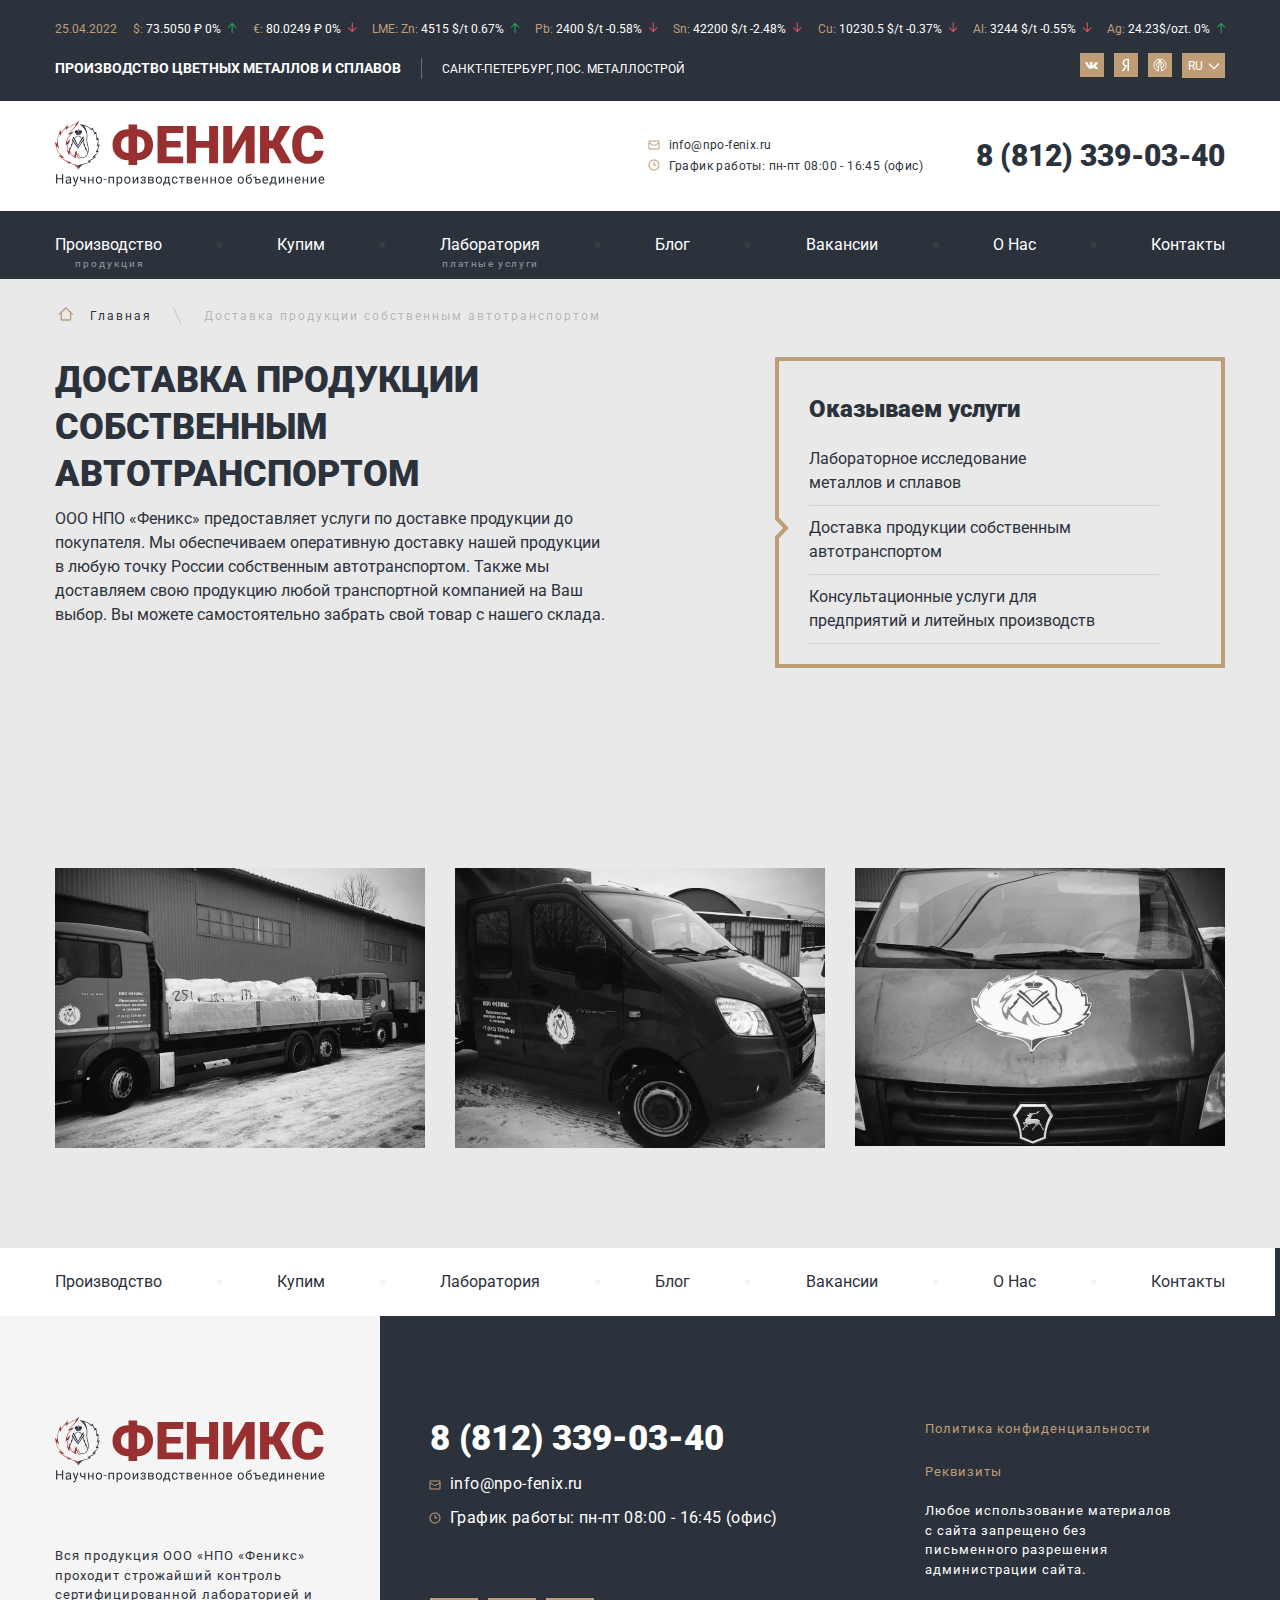
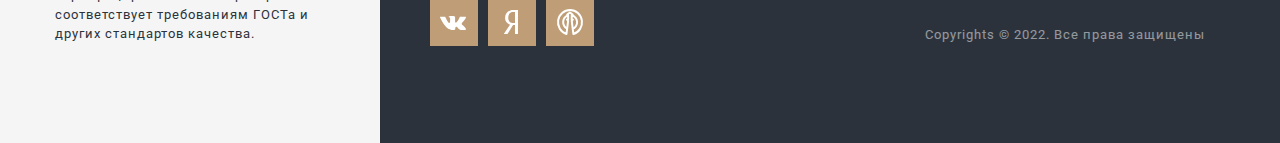
<file: shipping-page.html>
<!DOCTYPE html>
<html lang="ru">

<head>
   <meta charset="UTF-8">
   <meta http-equiv="X-UA-Compatible" content="IE=edge">
   <meta name="viewport" content="width=device-width, initial-scale=1.0">
   <title>Доставка</title>
   <link rel="preconnect" href="https://fonts.googleapis.com">
   <link rel="preconnect" href="https://fonts.gstatic.com" crossorigin>
   <link href="https://fonts.googleapis.com/css2?family=Roboto:wght@400;700;900&display=swap" rel="stylesheet">
   <link rel="stylesheet" href="css/style.min.css">
</head>

<body>


   <div class="wrapper">
      <div class="btn__up">&uarr;</div>
      <header class="header header__production-page">
         <div class="header__inner">
            <div class="header__top">
               <div class="header__top-inner">
                  <div class="container">
                     <ul class="quotations__list">
                        <li class="quotations__item quotations__data">25.04.2022</li>
                        <li class="quotations__item quotations__price price__arrow--up "><span
                              class="quotations__price--color">$:</span>73.5050 ₽ 0%</li>
                        <li class="quotations__item quotations__price price__arrow--down"><span
                              class="quotations__price--color">€:</span>80.0249 ₽ 0%</li>
                        <li class="quotations__item quotations__price price__arrow--up"><span
                              class="quotations__price--color">LME: Zn:</span>4515 $/t 0.67%</li>
                        <li class="quotations__item quotations__price price__arrow--down"><span
                              class="quotations__price--color">Pb:</span>2400 $/t -0.58%</li>
                        <li class="quotations__item quotations__price price__arrow--down"><span
                              class="quotations__price--color">Sn:</span>42200 $/t -2.48%</li>
                        <li class="quotations__item quotations__price price__arrow--down"><span
                              class="quotations__price--color">Cu:</span>10230.5 $/t -0.37%</li>
                        <li class="quotations__item quotations__price price__arrow--down"><span
                              class="quotations__price--color">Al:</span>3244 $/t -0.55%</li>
                        <li class="quotations__item quotations__price price__arrow--up"><span
                              class="quotations__price--color">Ag:</span>24.23$/ozt. 0% </li>
                     </ul>
                     <div class="header__top-info">
                        <div class="top-info__text">
                           <h1 class="top-info__text-description" data-da=".header__body,450,first">производство
                              цветных металлов и сплавов</h1>
                           <p class="top-info__text-address" data-da=".menu__list,760,last">Санкт-Петербург, пос.
                              металлострой</p>
                        </div>
                        <div class="top-info__social">
                           <ul class="top-info__social-list" data-da=".menu__list,465,last">
                              <li class="top-info__social-item">
                                 <a class="top-info__social-link" href="#">
                                    <svg width="24" height="24" viewBox="0 0 24 24" fill="none"
                                       xmlns="http://www.w3.org/2000/svg">
                                       <rect width="24" height="24" fill="#BF9D77" />
                                       <path
                                          d="M17.8792 15.2808C17.8792 15.2329 17.8275 15.2329 17.8275 15.1849C17.6206 14.8014 17.1551 14.3219 16.5344 13.7945C16.2241 13.5548 16.0689 13.363 15.9655 13.2671C15.8103 13.0753 15.8103 12.9315 15.862 12.7397C15.9137 12.5959 16.1206 12.3562 16.4827 11.9247C16.6896 11.6849 16.793 11.5411 16.9482 11.3973C17.7241 10.4384 18.0861 9.81506 17.9827 9.52739L17.931 9.47945C17.8793 9.43151 17.8275 9.38356 17.7241 9.38356C17.6206 9.33562 17.4655 9.33562 17.3103 9.38356H15.3448C15.2931 9.38356 15.293 9.38356 15.1896 9.38356C15.1379 9.38356 15.0862 9.38356 15.0862 9.38356H15.0344H14.9827L14.931 9.4315C14.8793 9.47945 14.8793 9.47945 14.8793 9.52739C14.6724 10.0548 14.4137 10.4863 14.1551 10.9658C14 11.2055 13.8448 11.4452 13.6896 11.637C13.5344 11.8288 13.431 11.9726 13.3275 12.0685C13.2241 12.1644 13.1206 12.2123 13.0689 12.3082C13.0172 12.3562 12.9138 12.4041 12.9138 12.3562C12.862 12.3562 12.8103 12.3562 12.8103 12.3082C12.7586 12.2603 12.7069 12.2123 12.6551 12.1644C12.6034 12.1164 12.6034 12.0205 12.5517 11.9247C12.5517 11.8288 12.5517 11.7329 12.5517 11.6849C12.5517 11.637 12.5517 11.4932 12.5517 11.3973C12.5517 11.2534 12.5517 11.1575 12.5517 11.1096C12.5517 10.9658 12.5517 10.774 12.5517 10.5822C12.5517 10.3904 12.5517 10.2466 12.5517 10.1507C12.5517 10.0548 12.5517 9.91096 12.5517 9.81507C12.5517 9.67123 12.5517 9.57534 12.5517 9.52739C12.5517 9.47945 12.5 9.38356 12.5 9.33562C12.4482 9.28767 12.3965 9.23972 12.3448 9.19178C12.2931 9.14383 12.1896 9.14383 12.1379 9.09589C11.8793 9.04794 11.5689 9 11.2069 9C10.3793 9 9.81033 9.04795 9.60343 9.14384C9.49998 9.19178 9.39653 9.23972 9.34481 9.33562C9.24136 9.43151 9.24136 9.47945 9.29308 9.47945C9.5517 9.5274 9.7586 9.62328 9.86205 9.76712L9.91378 9.86302C9.9655 9.91096 9.96549 10.0068 10.0172 10.1507C10.0689 10.2945 10.0689 10.4384 10.0689 10.6301C10.0689 10.9178 10.0689 11.2055 10.0689 11.3973C10.0689 11.637 10.0172 11.7808 10.0172 11.9247C10.0172 12.0685 9.9655 12.1644 9.91378 12.2123C9.86205 12.3082 9.86205 12.3562 9.81032 12.3562C9.81032 12.3562 9.81032 12.4041 9.75859 12.4041C9.70687 12.4041 9.65515 12.4521 9.5517 12.4521C9.49998 12.4521 9.39653 12.4041 9.34481 12.3562C9.24136 12.3082 9.13791 12.2123 9.08619 12.1164C8.98274 12.0205 8.87929 11.8767 8.77584 11.6849C8.6724 11.4931 8.51722 11.3014 8.41377 11.0137L8.31033 10.8219C8.25861 10.726 8.15516 10.5342 8.05171 10.2945C7.94827 10.0548 7.84481 9.86302 7.74137 9.62329C7.68964 9.5274 7.63793 9.47945 7.5862 9.4315H7.53447C7.53447 9.4315 7.48274 9.38356 7.43102 9.38356C7.3793 9.38356 7.32758 9.33562 7.27586 9.33562H5.41379C5.2069 9.33562 5.10345 9.38356 5.05173 9.4315L5 9.47945C5 9.47945 5 9.5274 5 9.57534C5 9.62329 5 9.67123 5.05173 9.76712C5.31035 10.3425 5.62069 10.9178 5.93103 11.4932C6.24137 12.0205 6.55172 12.5 6.75862 12.8356C7.01724 13.1712 7.22413 13.5069 7.48275 13.7945C7.74137 14.0822 7.89654 14.274 7.94826 14.3699C8.05171 14.4658 8.10343 14.5137 8.15515 14.5616L8.31033 14.7055C8.41378 14.8014 8.56895 14.9452 8.77584 15.089C8.98274 15.2329 9.24136 15.3767 9.49998 15.5205C9.75859 15.6644 10.0689 15.7603 10.3793 15.8562C10.7414 15.9521 11.0517 16 11.362 15.9521H12.1379C12.2931 15.9521 12.3965 15.9041 12.5 15.8082L12.5517 15.7603C12.5517 15.7123 12.6034 15.7123 12.6034 15.6644C12.6034 15.6164 12.6034 15.5685 12.6034 15.4726C12.6034 15.2808 12.6034 15.137 12.6551 14.9932C12.7069 14.8493 12.7069 14.7534 12.7586 14.6575C12.8103 14.5616 12.862 14.5137 12.9138 14.4658C12.9655 14.4178 13.0172 14.3699 13.0172 14.3699H13.0689C13.1724 14.3219 13.3275 14.3699 13.431 14.4658C13.5862 14.5616 13.7413 14.7055 13.8448 14.8493C13.9482 14.9932 14.1034 15.137 14.3103 15.3288C14.5172 15.5206 14.6724 15.6644 14.7758 15.7123L14.931 15.8082C15.0344 15.8562 15.1379 15.9041 15.2931 15.9521C15.4482 16 15.5517 16 15.6551 16L17.4137 15.9521C17.5689 15.9521 17.7241 15.9041 17.8275 15.8562C17.931 15.8082 17.9827 15.7603 17.9827 15.6644C17.9827 15.6164 17.9827 15.5206 17.9827 15.4726C17.8792 15.3767 17.8792 15.3288 17.8792 15.2808Z"
                                          fill="white" />
                                    </svg>
                                 </a>
                              </li>
                              <li class="top-info__social-item">
                                 <a class="top-info__social-link" href="#">
                                    <svg width="24" height="24" viewBox="0 0 24 24" fill="none"
                                       xmlns="http://www.w3.org/2000/svg">
                                       <rect width="24" height="24" fill="#BF9D77" />
                                       <path
                                          d="M13.4987 12.528H12.6797C11.3928 12.528 10.1449 11.7601 10.1449 9.83991C10.1449 7.84006 11.3149 7.02401 12.5042 7.02401H13.4987V12.528ZM14.7855 6H12.5629C10.3786 6 8.52674 7.36023 8.52674 10.0001C8.52674 11.5841 9.4236 12.7521 11.0226 13.3278L8.0391 17.7439C7.94147 17.8879 8.0391 18 8.19489 18H9.57939C9.69623 18 9.77466 17.968 9.8136 17.8879L12.5239 13.552H13.4987V17.8879C13.4987 17.9361 13.5573 18 13.6352 18H14.8442C14.9611 18 15 17.9518 15 17.8722V6.1598C15 6.04816 14.9221 6 14.7855 6Z"
                                          fill="white" />
                                    </svg>
                                 </a>
                              </li>
                              <li class="top-info__social-item">
                                 <a class="top-info__social-link" href="#">
                                    <svg width="24" height="24" viewBox="0 0 24 24" fill="none"
                                       xmlns="http://www.w3.org/2000/svg">
                                       <rect width="24" height="24" fill="#BF9D77" />
                                       <path
                                          d="M12.888 8.61275C13.6073 8.7914 14.2524 9.1987 14.7302 9.77585C15.2079 10.353 15.4936 11.0702 15.5461 11.8238C15.5985 12.5775 15.415 13.3286 15.022 13.9689C14.629 14.6092 14.0468 15.1055 13.3594 15.3861M13.3594 15.3861L12.8676 11.4559L13.4095 10.8137H12.8528L12.8918 8.61279V8.53135H13.3038V8.24534L11.962 7.24903L10.6202 8.24534V8.53324H11.0322L11.0323 8.6696M13.3594 15.3861L13.6879 18C15.07 17.5865 16.2602 16.6794 17.0412 15.4443C17.8222 14.2093 18.1419 12.7287 17.9418 11.273C17.7418 9.81736 17.0353 8.48369 15.9515 7.51561C14.8678 6.54752 13.4789 6.00962 12.0387 6.00013C10.5985 5.99064 9.20301 6.5102 8.10707 7.46393C7.01113 8.41765 6.28789 9.7419 6.06944 11.1948C5.85098 12.6477 6.15188 14.1324 6.91719 15.3776C7.68251 16.6228 8.86115 17.5456 10.2379 17.9773L10.5757 15.3028L11.0582 11.4502L10.5163 10.8081H11.073L11.0323 8.6696M11.0323 8.6696C10.3604 8.88274 9.76716 9.29791 9.33025 9.86081C8.89334 10.4237 8.63309 11.1081 8.58356 11.8244C8.53403 12.5408 8.69752 13.2557 9.05264 13.8756C9.40777 14.4956 9.93798 14.9917 10.5739 15.299"
                                          stroke="white" stroke-linecap="round" stroke-linejoin="round" />
                                    </svg>
                                 </a>
                              </li>
                              <li class="top-info__social-item">
                                 <div class="language-switch__box" data-spollers>
                                    <div class="select__language-body">
                                       <span class="select__language">RU</span>
                                       <button class="language-switch__btn" data-spoller></button>
                                       <ul class="select__language-list">
                                          <li class="select__language-item">
                                             <a class="select__language-link" href="#">EN</a>
                                          </li>
                                          <li class="select__language-item">
                                             <a class="select__language-link" href="#">DEU</a>
                                          </li>
                                          <li class="select__language-item">
                                             <a class="select__language-link" href="#">FR</a>
                                          </li>
                                       </ul>
                                    </div>
                                 </div>
                              </li>
                           </ul>
                        </div>
                     </div>
                  </div>
               </div>
            </div>

            <div class="header__body">
               <div class="container">
                  <div class="header__body-inner">
                     <a class="header__logo" href="#">
                        <img class="header__logo-img" src="images/logo.svg" alt="логотип">
                     </a>
                     <div class="header__body-contacts" data-da=".menu__list,600,last">
                        <div class="contacts__info">
                           <a class="contacts__info-mail" href="mailto:info@npo-fenix.ru">info@npo-fenix.ru</a>
                           <p class="contacts__info-schedule">График работы: пн-пт 08:00 - 16:45 (офис)</p>
                        </div>
                        <div class="contacts__phone">
                           <a class="contacts__phone-number" href="tel:88123390340">8 (812) 339-03-40</a>
                        </div>
                     </div>
                     <a class="mobile-phone" href="tel:88123390340">
                        <img class="mobile-phone__img" src="images/icons/phone-mobile.svg" alt="">
                     </a>
                     <div class="icon-menu__inner">
                        <button type="button" class="icon-menu"><span></span></button>
                     </div>
                  </div>
               </div>
            </div>

            <div class="header__bottom">
               <div class="container">
                  <nav class="menu">
                     <ul class="menu__list">
                        <li class="menu__item">
                           <a class="menu__link " href="production-page.html">
                              Производство
                              <span class="products__sub-text">продукция</span>
                           </a>
                        </li>
                        <li class="menu__item">
                           <a class="menu__link" href="buy-page.html">Купим</a>
                        </li>
                        <li class="menu__item">
                           <a class="menu__link" href="laboratory-page.html">
                              Лаборатория
                              <span class="products__sub-text products__sub-text-lab ">платные услуги</span>
                           </a>
                        </li>
                        <li class="menu__item">
                           <a class="menu__link" href="blog-page.html">Блог</a>
                        </li>
                        <li class="menu__item">
                           <a class="menu__link" href="vacancies-page.html">Вакансии</a>
                        </li>
                        <li class="menu__item">
                           <a class="menu__link" href="about-page.html">О Нас</a>
                        </li>
                        <li class="menu__item">
                           <a class="menu__link" href="contacts-page.html">Контакты</a>
                        </li>
                     </ul>
                  </nav>
               </div>
            </div>
         </div>
      </header>

      <div class="breadcrumbs">
         <div class="container">
            <div class="breadcrumbs__body">
               <div class="breadcrumbs__inner">
                  <ul class="breadcrumbs__list mobile-overflow ">
                     <li class="breadcrumbs__list-item">
                        <a class="breadcrumbs__list-item-link breadcrumbs__list-item-link--great "
                           href="index.html">Главная</a>
                     </li>
                     <li class="breadcrumbs__list-item">
                        <span class="breadcrumbs__list-item-link--color">Доставка продукции собственным
                           автотранспортом</span>
                     </li>
                  </ul>
               </div>
            </div>
         </div>
      </div>

      <main class="main">

         <section class="research">
            <div class="container">
               <div class="research__inner">
                  <div class="research__info">
                     <div class="section-title__block  shipping-title__block">
                        <h2 class="section-title shipping-title">Доставка продукции собственным автотранспортом</h2>
                        <p class="section-title__text shipping-title__text">
                           ООО НПО «Феникс» предоставляет услуги по доставке продукции до покупателя. Мы обеспечиваем
                           оперативную доставку нашей продукции в любую точку России собственным автотранспортом. Также
                           мы доставляем свою продукцию любой транспортной компанией на Ваш выбор. Вы можете
                           самостоятельно забрать свой товар с нашего склада.
                        </p>
                     </div>
                  </div>
                  <div class="research__services" data-da=".research__services-bottom-page,830,last">
                     <h5 class="research__services-title">Оказываем услуги</h5>
                     <ul class="research__services-items">
                        <li class="research__services-item ">
                           <a class="research__services-link" href="laboratory-page.html">
                              Лабораторное исследование металлов и сплавов
                           </a>
                        </li>
                        <li class="research__services-item research__services-item-laboratory">
                           <a class="research__services-link" href="shipping-page.html">
                              Доставка продукции собственным автотранспортом
                           </a>
                        </li>
                        <li class="research__services-item">
                           <a class="research__services-link" href="consultations-page.html">
                              Консультационные услуги для предприятий и литейных производств
                           </a>
                        </li>
                     </ul>
                  </div>
               </div>
            </div>
         </section>

         <div class="instruments__pictures">
            <div class="container">
               <div class="instruments__pictures-inner">
                  <ul class="instruments__pictures-items">
                     <li class="instruments__pictures-item">
                        <img class="instruments__pictures-img" src="images/shipping-1.jpg" alt="фото лаборатории">
                     </li>
                     <li class="instruments__pictures-item">
                        <img class="instruments__pictures-img" src="images/shipping-2.jpg" alt="фото лаборатории">
                     </li>
                     <li class="instruments__pictures-item">
                        <img class="instruments__pictures-img" src="images/shipping-3.jpg" alt="фото лаборатории">
                     </li>
                  </ul>
               </div>
            </div>
         </div>



         <div class="research__services-bottom">
            <div class="container">
               <div class="research__services-bottom-page"></div>
            </div>
         </div>

      </main>

      <footer class="footer">
         <div class="footer__inner">
            <div class="footer__top">
               <div class="container">
                  <nav class="menu footer__menu">
                     <ul class="menu__list">
                        <li class="menu__item">
                           <a class="menu__link  footer-menu__link" href="production-page.html">
                              Производство
                              <span class="products__sub-text">продукция</span>
                           </a>
                        </li>
                        <li class="menu__item">
                           <a class="menu__link  footer-menu__link" href="buy-page.html">Купим</a>
                        </li>
                        <li class="menu__item">
                           <a class="menu__link  footer-menu__link" href="laboratory-page.html">
                              Лаборатория
                              <span class="products__sub-text products__sub-text-lab ">платные услуги</span>
                           </a>
                        </li>
                        <li class="menu__item">
                           <a class="menu__link  footer-menu__link" href="blog-page.html">Блог</a>
                        </li>
                        <li class="menu__item">
                           <a class="menu__link  footer-menu__link" href="vacancies-page.html">Вакансии</a>
                        </li>
                        <li class="menu__item">
                           <a class="menu__link  footer-menu__link" href="about-page.html">О Нас</a>
                        </li>
                        <li class="menu__item">
                           <a class="menu__link  footer-menu__link" href="contacts-page.html">Контакты</a>
                        </li>
                     </ul>
                  </nav>
               </div>
            </div>
            <div class="footer__bottom-inner ">
               <div class="container">
                  <div class="footer__bottom">
                     <div class="footer__info">
                        <a class="footer__logo" href="#">
                           <img class="footer__logo-img" src="images/logo.svg" alt="логотип">
                        </a>
                        <p class="footer__description">
                           Вся продукция ООО «НПО «Феникс» проходит строжайший контроль сертифицированной лабораторией и
                           соответствует требованиям ГОСТа и других стандартов качества.
                        </p>
                        <div class="footer-menu__mobile   mobile-spollers__block">
                           <div class="mobile-spollers__body mobile-spollers__body-actions ">
                              <div class="mobile-spollers__items-inner">
                                 <div class="mobile-spollers__body-inner block" data-spollers="790,max">
                                    <button type="button" data-spoller class="spoller-btn block__title">
                                       Наши услуги
                                    </button>
                                    <div class="footer-spoller__list">
                                       <ul class="footer-spoller__item ">
                                          <li class="footer-spoller__list">
                                             <a class="footer-spoller__link" href="#">Доставка продукции собственным
                                                автотранспортом</a>
                                             <a class="footer-spoller__link" href="#">Консультационные услуги для
                                                предприятий и литейных производств</a>
                                             <a class="footer-spoller__link" href="#">Лабораторное исследование металлов
                                                и сплавов</a>
                                          </li>
                                       </ul>
                                    </div>
                                 </div>
                                 <div class="mobile-spollers__body-inner block" data-spollers="790,max">
                                    <button type="button" data-spoller class="spoller-btn block__title">
                                       Производство
                                    </button>
                                    <div class="footer-spoller__list">
                                       <ul class="footer-spoller__item ">
                                          <li class="footer-spoller__list">
                                             <a class="footer-spoller__link" href="#">Бронза оловянистая в чушках
                                                Бр05Ц6С5, БрО8Ц4, БрО10Ф1 и другие</a>
                                             <a class="footer-spoller__link" href="#">Припои на основе индия ПОИн10,
                                                ПОИн52, ПОИн90 и другие (фольга, пруток, проволока, слиток)</a>
                                             <a class="footer-spoller__link" href="#">Сурьма Су1 (чушка)</a>
                                             <a class="footer-spoller__link" href="#">Показать больше</a>
                                          </li>
                                       </ul>
                                    </div>
                                 </div>
                                 <div class="mobile-spollers__body-inner block" data-spollers="790,max">
                                    <button type="button" data-spoller class="spoller-btn block__title">
                                       Полезные ссылки
                                    </button>
                                    <div class="footer-spoller__list">
                                       <ul class="footer-spoller__item ">
                                          <li class="footer-spoller__list">
                                             <a class="footer-spoller__link" href="#">О Компании</a>
                                             <a class="footer-spoller__link" href="#">Цветные металлы и сплавы</a>
                                             <a class="footer-spoller__link" href="#">Отзывы о НПО Феникс</a>
                                          </li>
                                       </ul>
                                    </div>
                                 </div>
                              </div>
                           </div>
                        </div>
                     </div>
                     <div class="footer__contact">
                        <ul class="footer-contact__items">
                           <li class="footer-contact__item footer-contact__item-number">
                              <div class="footer-contacts__phone">
                                 <a class="  footer-contacts__phone-number " href="tel:88123390340">8
                                    (812) 339-03-40</a>
                              </div>
                              <div class="contacts__info">
                                 <a class="contacts__info-mail footer-contacts__info-mail"
                                    href="mailto:info@npo-fenix.ru">info@npo-fenix.ru</a>
                                 <p class="contacts__info-schedule footer-contacts__info-schedule">График работы: пн-пт
                                    08:00 - 16:45 (офис)</p>
                              </div>
                              <div class="top-info__social footer__social">
                                 <ul class="top-info__social-list">
                                    <li class="footer__social-item">
                                       <a class="top-info__social-link  footer__social-link" href="#">
                                          <svg width="24" height="24" viewBox="0 0 24 24" fill="none"
                                             xmlns="http://www.w3.org/2000/svg">
                                             <rect width="24" height="24" fill="#BF9D77" />
                                             <path
                                                d="M17.8792 15.2808C17.8792 15.2329 17.8275 15.2329 17.8275 15.1849C17.6206 14.8014 17.1551 14.3219 16.5344 13.7945C16.2241 13.5548 16.0689 13.363 15.9655 13.2671C15.8103 13.0753 15.8103 12.9315 15.862 12.7397C15.9137 12.5959 16.1206 12.3562 16.4827 11.9247C16.6896 11.6849 16.793 11.5411 16.9482 11.3973C17.7241 10.4384 18.0861 9.81506 17.9827 9.52739L17.931 9.47945C17.8793 9.43151 17.8275 9.38356 17.7241 9.38356C17.6206 9.33562 17.4655 9.33562 17.3103 9.38356H15.3448C15.2931 9.38356 15.293 9.38356 15.1896 9.38356C15.1379 9.38356 15.0862 9.38356 15.0862 9.38356H15.0344H14.9827L14.931 9.4315C14.8793 9.47945 14.8793 9.47945 14.8793 9.52739C14.6724 10.0548 14.4137 10.4863 14.1551 10.9658C14 11.2055 13.8448 11.4452 13.6896 11.637C13.5344 11.8288 13.431 11.9726 13.3275 12.0685C13.2241 12.1644 13.1206 12.2123 13.0689 12.3082C13.0172 12.3562 12.9138 12.4041 12.9138 12.3562C12.862 12.3562 12.8103 12.3562 12.8103 12.3082C12.7586 12.2603 12.7069 12.2123 12.6551 12.1644C12.6034 12.1164 12.6034 12.0205 12.5517 11.9247C12.5517 11.8288 12.5517 11.7329 12.5517 11.6849C12.5517 11.637 12.5517 11.4932 12.5517 11.3973C12.5517 11.2534 12.5517 11.1575 12.5517 11.1096C12.5517 10.9658 12.5517 10.774 12.5517 10.5822C12.5517 10.3904 12.5517 10.2466 12.5517 10.1507C12.5517 10.0548 12.5517 9.91096 12.5517 9.81507C12.5517 9.67123 12.5517 9.57534 12.5517 9.52739C12.5517 9.47945 12.5 9.38356 12.5 9.33562C12.4482 9.28767 12.3965 9.23972 12.3448 9.19178C12.2931 9.14383 12.1896 9.14383 12.1379 9.09589C11.8793 9.04794 11.5689 9 11.2069 9C10.3793 9 9.81033 9.04795 9.60343 9.14384C9.49998 9.19178 9.39653 9.23972 9.34481 9.33562C9.24136 9.43151 9.24136 9.47945 9.29308 9.47945C9.5517 9.5274 9.7586 9.62328 9.86205 9.76712L9.91378 9.86302C9.9655 9.91096 9.96549 10.0068 10.0172 10.1507C10.0689 10.2945 10.0689 10.4384 10.0689 10.6301C10.0689 10.9178 10.0689 11.2055 10.0689 11.3973C10.0689 11.637 10.0172 11.7808 10.0172 11.9247C10.0172 12.0685 9.9655 12.1644 9.91378 12.2123C9.86205 12.3082 9.86205 12.3562 9.81032 12.3562C9.81032 12.3562 9.81032 12.4041 9.75859 12.4041C9.70687 12.4041 9.65515 12.4521 9.5517 12.4521C9.49998 12.4521 9.39653 12.4041 9.34481 12.3562C9.24136 12.3082 9.13791 12.2123 9.08619 12.1164C8.98274 12.0205 8.87929 11.8767 8.77584 11.6849C8.6724 11.4931 8.51722 11.3014 8.41377 11.0137L8.31033 10.8219C8.25861 10.726 8.15516 10.5342 8.05171 10.2945C7.94827 10.0548 7.84481 9.86302 7.74137 9.62329C7.68964 9.5274 7.63793 9.47945 7.5862 9.4315H7.53447C7.53447 9.4315 7.48274 9.38356 7.43102 9.38356C7.3793 9.38356 7.32758 9.33562 7.27586 9.33562H5.41379C5.2069 9.33562 5.10345 9.38356 5.05173 9.4315L5 9.47945C5 9.47945 5 9.5274 5 9.57534C5 9.62329 5 9.67123 5.05173 9.76712C5.31035 10.3425 5.62069 10.9178 5.93103 11.4932C6.24137 12.0205 6.55172 12.5 6.75862 12.8356C7.01724 13.1712 7.22413 13.5069 7.48275 13.7945C7.74137 14.0822 7.89654 14.274 7.94826 14.3699C8.05171 14.4658 8.10343 14.5137 8.15515 14.5616L8.31033 14.7055C8.41378 14.8014 8.56895 14.9452 8.77584 15.089C8.98274 15.2329 9.24136 15.3767 9.49998 15.5205C9.75859 15.6644 10.0689 15.7603 10.3793 15.8562C10.7414 15.9521 11.0517 16 11.362 15.9521H12.1379C12.2931 15.9521 12.3965 15.9041 12.5 15.8082L12.5517 15.7603C12.5517 15.7123 12.6034 15.7123 12.6034 15.6644C12.6034 15.6164 12.6034 15.5685 12.6034 15.4726C12.6034 15.2808 12.6034 15.137 12.6551 14.9932C12.7069 14.8493 12.7069 14.7534 12.7586 14.6575C12.8103 14.5616 12.862 14.5137 12.9138 14.4658C12.9655 14.4178 13.0172 14.3699 13.0172 14.3699H13.0689C13.1724 14.3219 13.3275 14.3699 13.431 14.4658C13.5862 14.5616 13.7413 14.7055 13.8448 14.8493C13.9482 14.9932 14.1034 15.137 14.3103 15.3288C14.5172 15.5206 14.6724 15.6644 14.7758 15.7123L14.931 15.8082C15.0344 15.8562 15.1379 15.9041 15.2931 15.9521C15.4482 16 15.5517 16 15.6551 16L17.4137 15.9521C17.5689 15.9521 17.7241 15.9041 17.8275 15.8562C17.931 15.8082 17.9827 15.7603 17.9827 15.6644C17.9827 15.6164 17.9827 15.5206 17.9827 15.4726C17.8792 15.3767 17.8792 15.3288 17.8792 15.2808Z"
                                                fill="white" />
                                          </svg>
                                       </a>
                                    </li>
                                    <li class="footer__social-item">
                                       <a class="top-info__social-link  footer__social-link" href="#">
                                          <svg width="24" height="24" viewBox="0 0 24 24" fill="none"
                                             xmlns="http://www.w3.org/2000/svg">
                                             <rect width="24" height="24" fill="#BF9D77" />
                                             <path
                                                d="M13.4987 12.528H12.6797C11.3928 12.528 10.1449 11.7601 10.1449 9.83991C10.1449 7.84006 11.3149 7.02401 12.5042 7.02401H13.4987V12.528ZM14.7855 6H12.5629C10.3786 6 8.52674 7.36023 8.52674 10.0001C8.52674 11.5841 9.4236 12.7521 11.0226 13.3278L8.0391 17.7439C7.94147 17.8879 8.0391 18 8.19489 18H9.57939C9.69623 18 9.77466 17.968 9.8136 17.8879L12.5239 13.552H13.4987V17.8879C13.4987 17.9361 13.5573 18 13.6352 18H14.8442C14.9611 18 15 17.9518 15 17.8722V6.1598C15 6.04816 14.9221 6 14.7855 6Z"
                                                fill="white" />
                                          </svg>
                                       </a>
                                    </li>
                                    <li class="footer__social-item">
                                       <a class="top-info__social-link  footer__social-link" href="#">
                                          <svg width="24" height="24" viewBox="0 0 24 24" fill="none"
                                             xmlns="http://www.w3.org/2000/svg">
                                             <rect width="24" height="24" fill="#BF9D77" />
                                             <path
                                                d="M12.888 8.61275C13.6073 8.7914 14.2524 9.1987 14.7302 9.77585C15.2079 10.353 15.4936 11.0702 15.5461 11.8238C15.5985 12.5775 15.415 13.3286 15.022 13.9689C14.629 14.6092 14.0468 15.1055 13.3594 15.3861M13.3594 15.3861L12.8676 11.4559L13.4095 10.8137H12.8528L12.8918 8.61279V8.53135H13.3038V8.24534L11.962 7.24903L10.6202 8.24534V8.53324H11.0322L11.0323 8.6696M13.3594 15.3861L13.6879 18C15.07 17.5865 16.2602 16.6794 17.0412 15.4443C17.8222 14.2093 18.1419 12.7287 17.9418 11.273C17.7418 9.81736 17.0353 8.48369 15.9515 7.51561C14.8678 6.54752 13.4789 6.00962 12.0387 6.00013C10.5985 5.99064 9.20301 6.5102 8.10707 7.46393C7.01113 8.41765 6.28789 9.7419 6.06944 11.1948C5.85098 12.6477 6.15188 14.1324 6.91719 15.3776C7.68251 16.6228 8.86115 17.5456 10.2379 17.9773L10.5757 15.3028L11.0582 11.4502L10.5163 10.8081H11.073L11.0323 8.6696M11.0323 8.6696C10.3604 8.88274 9.76716 9.29791 9.33025 9.86081C8.89334 10.4237 8.63309 11.1081 8.58356 11.8244C8.53403 12.5408 8.69752 13.2557 9.05264 13.8756C9.40777 14.4956 9.93798 14.9917 10.5739 15.299"
                                                stroke="white" stroke-linecap="round" stroke-linejoin="round" />
                                          </svg>
                                       </a>
                                    </li>
                                 </ul>
                              </div>
                           </li>
                           <li class="footer-contact__item footer-contact__item-text">
                              <a class="privacy-policy" href="#">Политика конфиденциальности</a>
                              <a class="footer__details" href="#">Реквизиты </a>
                              <p class="banned-info">
                                 Любое использование материалов с сайта запрещено без письменного разрешения
                                 администрации
                                 сайта.
                              </p>
                              <p class="copy">Copyrights © 2022. Все права защищены</p>
                           </li>
                        </ul>
                     </div>
                  </div>
               </div>
            </div>
         </div>
      </footer>

   </div>



   <script src="https://ajax.googleapis.com/ajax/libs/jquery/3.4.1/jquery.min.js"></script>
   <!-- <script src="js/more.js"></script> -->
   <script src="js/toggle-color-btn-lab.js"></script>
   <script src="js/main.min.js"></script>
</body>

</html>
</file>
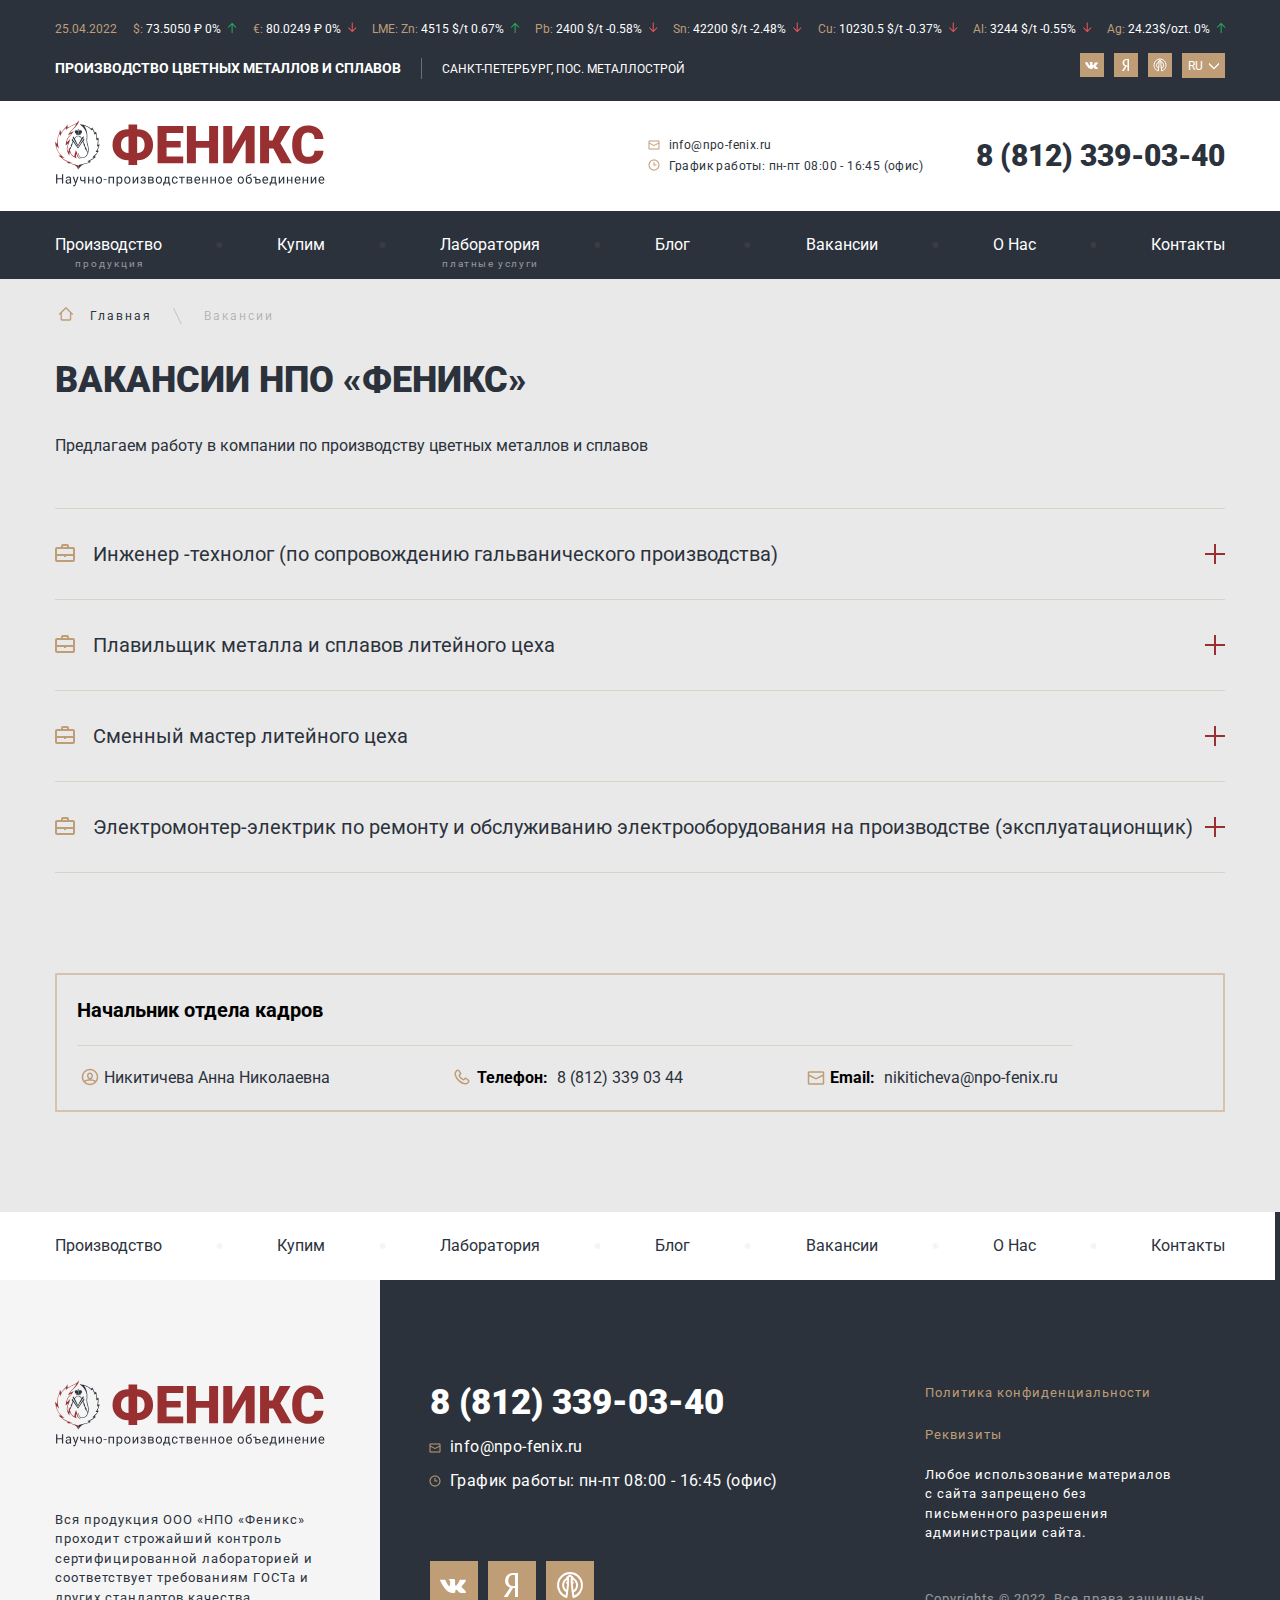
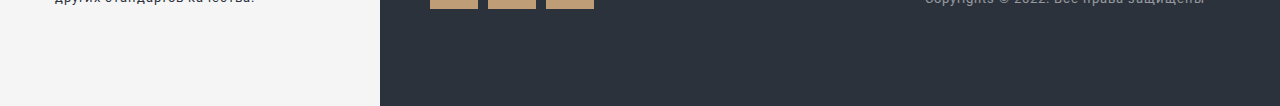
<file: vacancies-page.html>
<!DOCTYPE html>
<html lang="ru">

<head>
   <meta charset="UTF-8">
   <meta http-equiv="X-UA-Compatible" content="IE=edge">
   <meta name="viewport" content="width=device-width, initial-scale=1.0">
   <title>Вакансии</title>
   <link rel="preconnect" href="https://fonts.googleapis.com">
   <link rel="preconnect" href="https://fonts.gstatic.com" crossorigin>
   <link href="https://fonts.googleapis.com/css2?family=Roboto:wght@400;700;900&display=swap" rel="stylesheet">
   <link rel="stylesheet" href="css/style.min.css">
</head>

<body>


   <div class="wrapper">
      <div class="btn__up">&uarr;</div>
      <header class="header header__production-page">
         <div class="header__inner">
            <div class="header__top">
               <div class="header__top-inner">
                  <div class="container">
                     <ul class="quotations__list">
                        <li class="quotations__item quotations__data">25.04.2022</li>
                        <li class="quotations__item quotations__price price__arrow--up "><span
                              class="quotations__price--color">$:</span>73.5050 ₽ 0%</li>
                        <li class="quotations__item quotations__price price__arrow--down"><span
                              class="quotations__price--color">€:</span>80.0249 ₽ 0%</li>
                        <li class="quotations__item quotations__price price__arrow--up"><span
                              class="quotations__price--color">LME: Zn:</span>4515 $/t 0.67%</li>
                        <li class="quotations__item quotations__price price__arrow--down"><span
                              class="quotations__price--color">Pb:</span>2400 $/t -0.58%</li>
                        <li class="quotations__item quotations__price price__arrow--down"><span
                              class="quotations__price--color">Sn:</span>42200 $/t -2.48%</li>
                        <li class="quotations__item quotations__price price__arrow--down"><span
                              class="quotations__price--color">Cu:</span>10230.5 $/t -0.37%</li>
                        <li class="quotations__item quotations__price price__arrow--down"><span
                              class="quotations__price--color">Al:</span>3244 $/t -0.55%</li>
                        <li class="quotations__item quotations__price price__arrow--up"><span
                              class="quotations__price--color">Ag:</span>24.23$/ozt. 0% </li>
                     </ul>
                     <div class="header__top-info">
                        <div class="top-info__text">
                           <h1 class="top-info__text-description" data-da=".header__body,450,first">производство
                              цветных металлов и сплавов</h1>
                           <p class="top-info__text-address" data-da=".menu__list,760,last">Санкт-Петербург, пос.
                              металлострой</p>
                        </div>
                        <div class="top-info__social">
                           <ul class="top-info__social-list" data-da=".menu__list,465,last">
                              <li class="top-info__social-item">
                                 <a class="top-info__social-link" href="#">
                                    <svg width="24" height="24" viewBox="0 0 24 24" fill="none"
                                       xmlns="http://www.w3.org/2000/svg">
                                       <rect width="24" height="24" fill="#BF9D77" />
                                       <path
                                          d="M17.8792 15.2808C17.8792 15.2329 17.8275 15.2329 17.8275 15.1849C17.6206 14.8014 17.1551 14.3219 16.5344 13.7945C16.2241 13.5548 16.0689 13.363 15.9655 13.2671C15.8103 13.0753 15.8103 12.9315 15.862 12.7397C15.9137 12.5959 16.1206 12.3562 16.4827 11.9247C16.6896 11.6849 16.793 11.5411 16.9482 11.3973C17.7241 10.4384 18.0861 9.81506 17.9827 9.52739L17.931 9.47945C17.8793 9.43151 17.8275 9.38356 17.7241 9.38356C17.6206 9.33562 17.4655 9.33562 17.3103 9.38356H15.3448C15.2931 9.38356 15.293 9.38356 15.1896 9.38356C15.1379 9.38356 15.0862 9.38356 15.0862 9.38356H15.0344H14.9827L14.931 9.4315C14.8793 9.47945 14.8793 9.47945 14.8793 9.52739C14.6724 10.0548 14.4137 10.4863 14.1551 10.9658C14 11.2055 13.8448 11.4452 13.6896 11.637C13.5344 11.8288 13.431 11.9726 13.3275 12.0685C13.2241 12.1644 13.1206 12.2123 13.0689 12.3082C13.0172 12.3562 12.9138 12.4041 12.9138 12.3562C12.862 12.3562 12.8103 12.3562 12.8103 12.3082C12.7586 12.2603 12.7069 12.2123 12.6551 12.1644C12.6034 12.1164 12.6034 12.0205 12.5517 11.9247C12.5517 11.8288 12.5517 11.7329 12.5517 11.6849C12.5517 11.637 12.5517 11.4932 12.5517 11.3973C12.5517 11.2534 12.5517 11.1575 12.5517 11.1096C12.5517 10.9658 12.5517 10.774 12.5517 10.5822C12.5517 10.3904 12.5517 10.2466 12.5517 10.1507C12.5517 10.0548 12.5517 9.91096 12.5517 9.81507C12.5517 9.67123 12.5517 9.57534 12.5517 9.52739C12.5517 9.47945 12.5 9.38356 12.5 9.33562C12.4482 9.28767 12.3965 9.23972 12.3448 9.19178C12.2931 9.14383 12.1896 9.14383 12.1379 9.09589C11.8793 9.04794 11.5689 9 11.2069 9C10.3793 9 9.81033 9.04795 9.60343 9.14384C9.49998 9.19178 9.39653 9.23972 9.34481 9.33562C9.24136 9.43151 9.24136 9.47945 9.29308 9.47945C9.5517 9.5274 9.7586 9.62328 9.86205 9.76712L9.91378 9.86302C9.9655 9.91096 9.96549 10.0068 10.0172 10.1507C10.0689 10.2945 10.0689 10.4384 10.0689 10.6301C10.0689 10.9178 10.0689 11.2055 10.0689 11.3973C10.0689 11.637 10.0172 11.7808 10.0172 11.9247C10.0172 12.0685 9.9655 12.1644 9.91378 12.2123C9.86205 12.3082 9.86205 12.3562 9.81032 12.3562C9.81032 12.3562 9.81032 12.4041 9.75859 12.4041C9.70687 12.4041 9.65515 12.4521 9.5517 12.4521C9.49998 12.4521 9.39653 12.4041 9.34481 12.3562C9.24136 12.3082 9.13791 12.2123 9.08619 12.1164C8.98274 12.0205 8.87929 11.8767 8.77584 11.6849C8.6724 11.4931 8.51722 11.3014 8.41377 11.0137L8.31033 10.8219C8.25861 10.726 8.15516 10.5342 8.05171 10.2945C7.94827 10.0548 7.84481 9.86302 7.74137 9.62329C7.68964 9.5274 7.63793 9.47945 7.5862 9.4315H7.53447C7.53447 9.4315 7.48274 9.38356 7.43102 9.38356C7.3793 9.38356 7.32758 9.33562 7.27586 9.33562H5.41379C5.2069 9.33562 5.10345 9.38356 5.05173 9.4315L5 9.47945C5 9.47945 5 9.5274 5 9.57534C5 9.62329 5 9.67123 5.05173 9.76712C5.31035 10.3425 5.62069 10.9178 5.93103 11.4932C6.24137 12.0205 6.55172 12.5 6.75862 12.8356C7.01724 13.1712 7.22413 13.5069 7.48275 13.7945C7.74137 14.0822 7.89654 14.274 7.94826 14.3699C8.05171 14.4658 8.10343 14.5137 8.15515 14.5616L8.31033 14.7055C8.41378 14.8014 8.56895 14.9452 8.77584 15.089C8.98274 15.2329 9.24136 15.3767 9.49998 15.5205C9.75859 15.6644 10.0689 15.7603 10.3793 15.8562C10.7414 15.9521 11.0517 16 11.362 15.9521H12.1379C12.2931 15.9521 12.3965 15.9041 12.5 15.8082L12.5517 15.7603C12.5517 15.7123 12.6034 15.7123 12.6034 15.6644C12.6034 15.6164 12.6034 15.5685 12.6034 15.4726C12.6034 15.2808 12.6034 15.137 12.6551 14.9932C12.7069 14.8493 12.7069 14.7534 12.7586 14.6575C12.8103 14.5616 12.862 14.5137 12.9138 14.4658C12.9655 14.4178 13.0172 14.3699 13.0172 14.3699H13.0689C13.1724 14.3219 13.3275 14.3699 13.431 14.4658C13.5862 14.5616 13.7413 14.7055 13.8448 14.8493C13.9482 14.9932 14.1034 15.137 14.3103 15.3288C14.5172 15.5206 14.6724 15.6644 14.7758 15.7123L14.931 15.8082C15.0344 15.8562 15.1379 15.9041 15.2931 15.9521C15.4482 16 15.5517 16 15.6551 16L17.4137 15.9521C17.5689 15.9521 17.7241 15.9041 17.8275 15.8562C17.931 15.8082 17.9827 15.7603 17.9827 15.6644C17.9827 15.6164 17.9827 15.5206 17.9827 15.4726C17.8792 15.3767 17.8792 15.3288 17.8792 15.2808Z"
                                          fill="white" />
                                    </svg>
                                 </a>
                              </li>
                              <li class="top-info__social-item">
                                 <a class="top-info__social-link" href="#">
                                    <svg width="24" height="24" viewBox="0 0 24 24" fill="none"
                                       xmlns="http://www.w3.org/2000/svg">
                                       <rect width="24" height="24" fill="#BF9D77" />
                                       <path
                                          d="M13.4987 12.528H12.6797C11.3928 12.528 10.1449 11.7601 10.1449 9.83991C10.1449 7.84006 11.3149 7.02401 12.5042 7.02401H13.4987V12.528ZM14.7855 6H12.5629C10.3786 6 8.52674 7.36023 8.52674 10.0001C8.52674 11.5841 9.4236 12.7521 11.0226 13.3278L8.0391 17.7439C7.94147 17.8879 8.0391 18 8.19489 18H9.57939C9.69623 18 9.77466 17.968 9.8136 17.8879L12.5239 13.552H13.4987V17.8879C13.4987 17.9361 13.5573 18 13.6352 18H14.8442C14.9611 18 15 17.9518 15 17.8722V6.1598C15 6.04816 14.9221 6 14.7855 6Z"
                                          fill="white" />
                                    </svg>
                                 </a>
                              </li>
                              <li class="top-info__social-item">
                                 <a class="top-info__social-link" href="#">
                                    <svg width="24" height="24" viewBox="0 0 24 24" fill="none"
                                       xmlns="http://www.w3.org/2000/svg">
                                       <rect width="24" height="24" fill="#BF9D77" />
                                       <path
                                          d="M12.888 8.61275C13.6073 8.7914 14.2524 9.1987 14.7302 9.77585C15.2079 10.353 15.4936 11.0702 15.5461 11.8238C15.5985 12.5775 15.415 13.3286 15.022 13.9689C14.629 14.6092 14.0468 15.1055 13.3594 15.3861M13.3594 15.3861L12.8676 11.4559L13.4095 10.8137H12.8528L12.8918 8.61279V8.53135H13.3038V8.24534L11.962 7.24903L10.6202 8.24534V8.53324H11.0322L11.0323 8.6696M13.3594 15.3861L13.6879 18C15.07 17.5865 16.2602 16.6794 17.0412 15.4443C17.8222 14.2093 18.1419 12.7287 17.9418 11.273C17.7418 9.81736 17.0353 8.48369 15.9515 7.51561C14.8678 6.54752 13.4789 6.00962 12.0387 6.00013C10.5985 5.99064 9.20301 6.5102 8.10707 7.46393C7.01113 8.41765 6.28789 9.7419 6.06944 11.1948C5.85098 12.6477 6.15188 14.1324 6.91719 15.3776C7.68251 16.6228 8.86115 17.5456 10.2379 17.9773L10.5757 15.3028L11.0582 11.4502L10.5163 10.8081H11.073L11.0323 8.6696M11.0323 8.6696C10.3604 8.88274 9.76716 9.29791 9.33025 9.86081C8.89334 10.4237 8.63309 11.1081 8.58356 11.8244C8.53403 12.5408 8.69752 13.2557 9.05264 13.8756C9.40777 14.4956 9.93798 14.9917 10.5739 15.299"
                                          stroke="white" stroke-linecap="round" stroke-linejoin="round" />
                                    </svg>
                                 </a>
                              </li>
                              <li class="top-info__social-item">
                                 <div class="language-switch__box" data-spollers>
                                    <div class="select__language-body">
                                       <span class="select__language">RU</span>
                                       <button class="language-switch__btn" data-spoller></button>
                                       <ul class="select__language-list">
                                          <li class="select__language-item">
                                             <a class="select__language-link" href="#">EN</a>
                                          </li>
                                          <li class="select__language-item">
                                             <a class="select__language-link" href="#">DEU</a>
                                          </li>
                                          <li class="select__language-item">
                                             <a class="select__language-link" href="#">FR</a>
                                          </li>
                                       </ul>
                                    </div>
                                 </div>
                              </li>
                           </ul>
                        </div>
                     </div>
                  </div>
               </div>
            </div>

            <div class="header__body">
               <div class="container">
                  <div class="header__body-inner">
                     <a class="header__logo" href="#">
                        <img class="header__logo-img" src="images/logo.svg" alt="логотип">
                     </a>
                     <div class="header__body-contacts" data-da=".menu__list,600,last">
                        <div class="contacts__info">
                           <a class="contacts__info-mail" href="mailto:info@npo-fenix.ru">info@npo-fenix.ru</a>
                           <p class="contacts__info-schedule">График работы: пн-пт 08:00 - 16:45 (офис)</p>
                        </div>
                        <div class="contacts__phone">
                           <a class="contacts__phone-number" href="tel:88123390340">8 (812) 339-03-40</a>
                        </div>
                     </div>
                     <a class="mobile-phone" href="tel:88123390340">
                        <img class="mobile-phone__img" src="images/icons/phone-mobile.svg" alt="">
                     </a>
                     <div class="icon-menu__inner">
                        <button type="button" class="icon-menu"><span></span></button>
                     </div>
                  </div>
               </div>
            </div>

            <div class="header__bottom">
               <div class="container">
                  <nav class="menu">
                     <ul class="menu__list">
                        <li class="menu__item">
                           <a class="menu__link " href="production-page.html">
                              Производство
                              <span class="products__sub-text">продукция</span>
                           </a>
                        </li>
                        <li class="menu__item">
                           <a class="menu__link" href="buy-page.html">Купим</a>
                        </li>
                        <li class="menu__item">
                           <a class="menu__link" href="laboratory-page.html">
                              Лаборатория
                              <span class="products__sub-text products__sub-text-lab ">платные услуги</span>
                           </a>
                        </li>
                        <li class="menu__item">
                           <a class="menu__link" href="blog-page.html">Блог</a>
                        </li>
                        <li class="menu__item">
                           <a class="menu__link" href="vacancies-page.html">Вакансии</a>
                        </li>
                        <li class="menu__item">
                           <a class="menu__link" href="about-page.html">О Нас</a>
                        </li>
                        <li class="menu__item">
                           <a class="menu__link" href="contacts-page.html">Контакты</a>
                        </li>
                     </ul>
                  </nav>
               </div>
            </div>
         </div>
      </header>

      <div class="breadcrumbs">
         <div class="container">
            <div class="breadcrumbs__body">
               <div class="breadcrumbs__inner">
                  <ul class="breadcrumbs__list mobile-overflow ">
                     <li class="breadcrumbs__list-item">
                        <a class="breadcrumbs__list-item-link breadcrumbs__list-item-link--great "
                           href="index.html">Главная</a>
                     </li>
                     <li class="breadcrumbs__list-item">
                        <span class="breadcrumbs__list-item-link--color">Вакансии</span>
                     </li>
                  </ul>
               </div>
            </div>
         </div>
      </div>

      <main class="main">

         <section class="vacancies">
            <div class="container">
               <div class="section-title__block  vacancies-title__block">
                  <h2 class="section-title vacancies-title">Вакансии НПО «Феникс»</h2>
                  <p class="section-title__text vacancies-title__text">
                     Предлагаем работу в компании по производству цветных металлов и сплавов
                  </p>
               </div>
               <div class="vacancies__inner">
                  <div class="vacancies__body">
                     <div data-spollers=",max" class="vacancies__body-inner block">
                        <button type="button" data-spoller class="color__btns vacancies__title block__title">
                           Инженер -технолог (по сопровождению гальванического производства)
                           <svg width="20" height="18" viewBox="0 0 20 18" fill="none"
                              xmlns="http://www.w3.org/2000/svg">
                              <path fill-rule="evenodd" clip-rule="evenodd"
                                 d="M8 0H12C13.1046 0 14 0.89543 14 2V3H18C19.1046 3 20 3.89543 20 5V16C20 17.1046 19.1046 18 18 18H2C0.89543 18 0 17.1046 0 16V5C0 3.89543 0.89543 3 2 3H6V2C6 0.89543 6.89543 0 8 0ZM2 5H6H14H18V10H11H9H2V5ZM2 16V12H9V13H11V12H18V16H2ZM12 2V3H8V2H12Z"
                                 fill="#BF9D77" />
                           </svg>
                        </button>
                        <ul class="vacancies__items">
                           <li class="vacancies__item">
                              <h5 class="vacancies-item__title">
                                 Должностные обязанности:
                              </h5>
                              <ul class="vacancies-item__info">
                                 <li class="vacancies-item__text">
                                    плавка цветных металлов и сплавов.
                                 </li>
                              </ul>
                           </li>

                           <li class="vacancies__item">
                              <h5 class="vacancies-item__title">
                                 Требования:
                              </h5>
                              <ul class="vacancies-item__info">
                                 <li class="vacancies-item__text vacancies-item__text--requirements">
                                    Опыт работы на данной позиции не менее 3-х лет.
                                 </li>
                                 <li class="vacancies-item__text vacancies-item__text--requirements">
                                    Навыки работы с плавильными печами.
                                 </li>
                                 <li class="vacancies-item__text vacancies-item__text--requirements">
                                    Знание температур и режимов плавки металла.
                                 </li>
                              </ul>
                           </li>

                           <li class="vacancies__item">
                              <h5 class="vacancies-item__title">
                                 Условия работы:
                              </h5>
                              <ul class="vacancies-item__info">
                                 <li class="vacancies-item__text vacancies-item__text--conditions">
                                    график работы сменный;
                                 </li>
                                 <li class="vacancies-item__text vacancies-item__text--conditions">
                                    официальное трудоустройство;
                                 </li>
                                 <li class="vacancies-item__text vacancies-item__text--conditions">
                                    оплата отпуска и больничного по законодательству;
                                 </li>
                                 <li class="vacancies-item__text vacancies-item__text--conditions">
                                    зарплата два раза в месяц без задержек, оговаривается при собеседовании;
                                 </li>
                                 <li class="vacancies-item__text vacancies-item__text--conditions">
                                    работа на производственном предприятии в промзоне Металлострой.
                                 </li>
                              </ul>
                           </li>
                        </ul>
                     </div>
                  </div>
                  <div class="vacancies__body">
                     <div data-spollers=",max" class="vacancies__body-inner block">
                        <button type="button" data-spoller class="color__btns vacancies__title block__title">
                           Плавильщик металла и сплавов литейного цеха
                           <svg width="20" height="18" viewBox="0 0 20 18" fill="none"
                              xmlns="http://www.w3.org/2000/svg">
                              <path fill-rule="evenodd" clip-rule="evenodd"
                                 d="M8 0H12C13.1046 0 14 0.89543 14 2V3H18C19.1046 3 20 3.89543 20 5V16C20 17.1046 19.1046 18 18 18H2C0.89543 18 0 17.1046 0 16V5C0 3.89543 0.89543 3 2 3H6V2C6 0.89543 6.89543 0 8 0ZM2 5H6H14H18V10H11H9H2V5ZM2 16V12H9V13H11V12H18V16H2ZM12 2V3H8V2H12Z"
                                 fill="#BF9D77" />
                           </svg>
                        </button>
                        <ul class="vacancies__items">
                           <li class="vacancies__item">
                              <h5 class="vacancies-item__title">
                                 Должностные обязанности:
                              </h5>
                              <ul class="vacancies-item__info">
                                 <li class="vacancies-item__text">
                                    плавка цветных металлов и сплавов.
                                 </li>
                              </ul>
                           </li>

                           <li class="vacancies__item">
                              <h5 class="vacancies-item__title">
                                 Требования:
                              </h5>
                              <ul class="vacancies-item__info">
                                 <li class="vacancies-item__text vacancies-item__text--requirements">
                                    Опыт работы на данной позиции не менее 3-х лет.
                                 </li>
                                 <li class="vacancies-item__text vacancies-item__text--requirements">
                                    Навыки работы с плавильными печами.
                                 </li>
                                 <li class="vacancies-item__text vacancies-item__text--requirements">
                                    Знание температур и режимов плавки металла.
                                 </li>
                              </ul>
                           </li>

                           <li class="vacancies__item">
                              <h5 class="vacancies-item__title">
                                 Условия работы:
                              </h5>
                              <ul class="vacancies-item__info">
                                 <li class="vacancies-item__text vacancies-item__text--conditions">
                                    график работы сменный;
                                 </li>
                                 <li class="vacancies-item__text vacancies-item__text--conditions">
                                    официальное трудоустройство;
                                 </li>
                                 <li class="vacancies-item__text vacancies-item__text--conditions">
                                    оплата отпуска и больничного по законодательству;
                                 </li>
                                 <li class="vacancies-item__text vacancies-item__text--conditions">
                                    зарплата два раза в месяц без задержек, оговаривается при собеседовании;
                                 </li>
                                 <li class="vacancies-item__text vacancies-item__text--conditions">
                                    работа на производственном предприятии в промзоне Металлострой.
                                 </li>
                              </ul>
                           </li>
                        </ul>
                     </div>
                  </div>
                  <div class="vacancies__body">
                     <div data-spollers=",max" class="vacancies__body-inner block">
                        <button type="button" data-spoller class="color__btns vacancies__title block__title">
                           Сменный мастер литейного цеха
                           <svg width="20" height="18" viewBox="0 0 20 18" fill="none"
                              xmlns="http://www.w3.org/2000/svg">
                              <path fill-rule="evenodd" clip-rule="evenodd"
                                 d="M8 0H12C13.1046 0 14 0.89543 14 2V3H18C19.1046 3 20 3.89543 20 5V16C20 17.1046 19.1046 18 18 18H2C0.89543 18 0 17.1046 0 16V5C0 3.89543 0.89543 3 2 3H6V2C6 0.89543 6.89543 0 8 0ZM2 5H6H14H18V10H11H9H2V5ZM2 16V12H9V13H11V12H18V16H2ZM12 2V3H8V2H12Z"
                                 fill="#BF9D77" />
                           </svg>
                        </button>
                        <ul class="vacancies__items">
                           <li class="vacancies__item">
                              <h5 class="vacancies-item__title">
                                 Должностные обязанности:
                              </h5>
                              <ul class="vacancies-item__info">
                                 <li class="vacancies-item__text">
                                    плавка цветных металлов и сплавов.
                                 </li>
                              </ul>
                           </li>

                           <li class="vacancies__item">
                              <h5 class="vacancies-item__title">
                                 Требования:
                              </h5>
                              <ul class="vacancies-item__info">
                                 <li class="vacancies-item__text vacancies-item__text--requirements">
                                    Опыт работы на данной позиции не менее 3-х лет.
                                 </li>
                                 <li class="vacancies-item__text vacancies-item__text--requirements">
                                    Навыки работы с плавильными печами.
                                 </li>
                                 <li class="vacancies-item__text vacancies-item__text--requirements">
                                    Знание температур и режимов плавки металла.
                                 </li>
                              </ul>
                           </li>

                           <li class="vacancies__item">
                              <h5 class="vacancies-item__title">
                                 Условия работы:
                              </h5>
                              <ul class="vacancies-item__info">
                                 <li class="vacancies-item__text vacancies-item__text--conditions">
                                    график работы сменный;
                                 </li>
                                 <li class="vacancies-item__text vacancies-item__text--conditions">
                                    официальное трудоустройство;
                                 </li>
                                 <li class="vacancies-item__text vacancies-item__text--conditions">
                                    оплата отпуска и больничного по законодательству;
                                 </li>
                                 <li class="vacancies-item__text vacancies-item__text--conditions">
                                    зарплата два раза в месяц без задержек, оговаривается при собеседовании;
                                 </li>
                                 <li class="vacancies-item__text vacancies-item__text--conditions">
                                    работа на производственном предприятии в промзоне Металлострой.
                                 </li>
                              </ul>
                           </li>
                        </ul>
                     </div>
                  </div>
                  <div class="vacancies__body">
                     <div data-spollers=",max" class="vacancies__body-inner block">
                        <button type="button" data-spoller class="color__btns vacancies__title block__title">
                           Электромонтер-электрик по ремонту и обслуживанию электрооборудования на производстве
                           (эксплуатационщик)
                           <svg width="20" height="18" viewBox="0 0 20 18" fill="none"
                              xmlns="http://www.w3.org/2000/svg">
                              <path fill-rule="evenodd" clip-rule="evenodd"
                                 d="M8 0H12C13.1046 0 14 0.89543 14 2V3H18C19.1046 3 20 3.89543 20 5V16C20 17.1046 19.1046 18 18 18H2C0.89543 18 0 17.1046 0 16V5C0 3.89543 0.89543 3 2 3H6V2C6 0.89543 6.89543 0 8 0ZM2 5H6H14H18V10H11H9H2V5ZM2 16V12H9V13H11V12H18V16H2ZM12 2V3H8V2H12Z"
                                 fill="#BF9D77" />
                           </svg>
                        </button>
                        <ul class="vacancies__items">
                           <li class="vacancies__item">
                              <h5 class="vacancies-item__title">
                                 Должностные обязанности:
                              </h5>
                              <ul class="vacancies-item__info">
                                 <li class="vacancies-item__text">
                                    плавка цветных металлов и сплавов.
                                 </li>
                              </ul>
                           </li>

                           <li class="vacancies__item">
                              <h5 class="vacancies-item__title">
                                 Требования:
                              </h5>
                              <ul class="vacancies-item__info">
                                 <li class="vacancies-item__text vacancies-item__text--requirements">
                                    Опыт работы на данной позиции не менее 3-х лет.
                                 </li>
                                 <li class="vacancies-item__text vacancies-item__text--requirements">
                                    Навыки работы с плавильными печами.
                                 </li>
                                 <li class="vacancies-item__text vacancies-item__text--requirements">
                                    Знание температур и режимов плавки металла.
                                 </li>
                              </ul>
                           </li>

                           <li class="vacancies__item">
                              <h5 class="vacancies-item__title">
                                 Условия работы:
                              </h5>
                              <ul class="vacancies-item__info">
                                 <li class="vacancies-item__text vacancies-item__text--conditions">
                                    график работы сменный;
                                 </li>
                                 <li class="vacancies-item__text vacancies-item__text--conditions">
                                    официальное трудоустройство;
                                 </li>
                                 <li class="vacancies-item__text vacancies-item__text--conditions">
                                    оплата отпуска и больничного по законодательству;
                                 </li>
                                 <li class="vacancies-item__text vacancies-item__text--conditions">
                                    зарплата два раза в месяц без задержек, оговаривается при собеседовании;
                                 </li>
                                 <li class="vacancies-item__text vacancies-item__text--conditions">
                                    работа на производственном предприятии в промзоне Металлострой.
                                 </li>
                              </ul>
                           </li>
                        </ul>
                     </div>
                  </div>
               </div>
            </div>
         </section>

         <section class="laboratory-director vacancies-director  ">
            <div class="container">
               <div class="laboratory-director__inner">
                  <h6 class="laboratory-director__title">
                     Начальник отдела кадров
                  </h6>
                  <ul class="laboratory-director__items">
                     <li class="laboratory-director__item laboratory-director__item-name">
                        <div class="director__contacts">
                           <p class="laboratory-director__name">Никитичева Анна <br> Николаевна</p>
                        </div>
                     </li>
                     <li class="laboratory-director__item laboratory-director__item-phone">
                        <p class="director__contacts director__contacts-phone">
                           <span class="director__phone-text">Телефон:</span> <br>
                           <a class="director__phone-number" href="tel:88123390344"> 8 (812) 339 03 44</a>
                        </p>
                     </li>
                     <li class="laboratory-director__item laboratory-director__item-mail">
                        <p class="director__contacts">
                           <span class="director__phone-text">Email: </span> <br>
                           <a class="director__phone-mail"
                              href="mailto:nikiticheva@npo-fenix.ru">nikiticheva@npo-fenix.ru</a>
                        </p>
                     </li>
                  </ul>
               </div>
            </div>
         </section>

      </main>

      <footer class="footer">
         <div class="footer__inner">
            <div class="footer__top">
               <div class="container">
                  <nav class="menu footer__menu">
                     <ul class="menu__list">
                        <li class="menu__item">
                           <a class="menu__link  footer-menu__link" href="production-page.html">
                              Производство
                              <span class="products__sub-text">продукция</span>
                           </a>
                        </li>
                        <li class="menu__item">
                           <a class="menu__link  footer-menu__link" href="buy-page.html">Купим</a>
                        </li>
                        <li class="menu__item">
                           <a class="menu__link  footer-menu__link" href="laboratory-page.html">
                              Лаборатория
                              <span class="products__sub-text products__sub-text-lab ">платные услуги</span>
                           </a>
                        </li>
                        <li class="menu__item">
                           <a class="menu__link  footer-menu__link" href="blog-page.html">Блог</a>
                        </li>
                        <li class="menu__item">
                           <a class="menu__link  footer-menu__link" href="vacancies-page.html">Вакансии</a>
                        </li>
                        <li class="menu__item">
                           <a class="menu__link  footer-menu__link" href="about-page.html">О Нас</a>
                        </li>
                        <li class="menu__item">
                           <a class="menu__link  footer-menu__link" href="contacts-page.html">Контакты</a>
                        </li>
                     </ul>
                  </nav>
               </div>
            </div>
            <div class="footer__bottom-inner ">
               <div class="container">
                  <div class="footer__bottom">
                     <div class="footer__info">
                        <a class="footer__logo" href="#">
                           <img class="footer__logo-img" src="images/logo.svg" alt="логотип">
                        </a>
                        <p class="footer__description">
                           Вся продукция ООО «НПО «Феникс» проходит строжайший контроль сертифицированной лабораторией и
                           соответствует требованиям ГОСТа и других стандартов качества.
                        </p>
                        <div class="footer-menu__mobile   mobile-spollers__block">
                           <div class="mobile-spollers__body mobile-spollers__body-actions ">
                              <div class="mobile-spollers__items-inner">
                                 <div class="mobile-spollers__body-inner block" data-spollers="790,max">
                                    <button type="button" data-spoller class="spoller-btn block__title">
                                       Наши услуги
                                    </button>
                                    <div class="footer-spoller__list">
                                       <ul class="footer-spoller__item ">
                                          <li class="footer-spoller__list">
                                             <a class="footer-spoller__link" href="#">Доставка продукции собственным
                                                автотранспортом</a>
                                             <a class="footer-spoller__link" href="#">Консультационные услуги для
                                                предприятий и литейных производств</a>
                                             <a class="footer-spoller__link" href="#">Лабораторное исследование металлов
                                                и сплавов</a>
                                          </li>
                                       </ul>
                                    </div>
                                 </div>
                                 <div class="mobile-spollers__body-inner block" data-spollers="790,max">
                                    <button type="button" data-spoller class="spoller-btn block__title">
                                       Производство
                                    </button>
                                    <div class="footer-spoller__list">
                                       <ul class="footer-spoller__item ">
                                          <li class="footer-spoller__list">
                                             <a class="footer-spoller__link" href="#">Бронза оловянистая в чушках
                                                Бр05Ц6С5, БрО8Ц4, БрО10Ф1 и другие</a>
                                             <a class="footer-spoller__link" href="#">Припои на основе индия ПОИн10,
                                                ПОИн52, ПОИн90 и другие (фольга, пруток, проволока, слиток)</a>
                                             <a class="footer-spoller__link" href="#">Сурьма Су1 (чушка)</a>
                                             <a class="footer-spoller__link" href="#">Показать больше</a>
                                          </li>
                                       </ul>
                                    </div>
                                 </div>
                                 <div class="mobile-spollers__body-inner block" data-spollers="790,max">
                                    <button type="button" data-spoller class="spoller-btn block__title">
                                       Полезные ссылки
                                    </button>
                                    <div class="footer-spoller__list">
                                       <ul class="footer-spoller__item ">
                                          <li class="footer-spoller__list">
                                             <a class="footer-spoller__link" href="#">О Компании</a>
                                             <a class="footer-spoller__link" href="#">Цветные металлы и сплавы</a>
                                             <a class="footer-spoller__link" href="#">Отзывы о НПО Феникс</a>
                                          </li>
                                       </ul>
                                    </div>
                                 </div>
                              </div>
                           </div>
                        </div>
                     </div>
                     <div class="footer__contact">
                        <ul class="footer-contact__items">
                           <li class="footer-contact__item footer-contact__item-number">
                              <div class="footer-contacts__phone">
                                 <a class="  footer-contacts__phone-number " href="tel:88123390340">8
                                    (812) 339-03-40</a>
                              </div>
                              <div class="contacts__info">
                                 <a class="contacts__info-mail footer-contacts__info-mail"
                                    href="mailto:info@npo-fenix.ru">info@npo-fenix.ru</a>
                                 <p class="contacts__info-schedule footer-contacts__info-schedule">График работы: пн-пт
                                    08:00 - 16:45 (офис)</p>
                              </div>
                              <div class="top-info__social footer__social">
                                 <ul class="top-info__social-list">
                                    <li class="footer__social-item">
                                       <a class="top-info__social-link  footer__social-link" href="#">
                                          <svg width="24" height="24" viewBox="0 0 24 24" fill="none"
                                             xmlns="http://www.w3.org/2000/svg">
                                             <rect width="24" height="24" fill="#BF9D77" />
                                             <path
                                                d="M17.8792 15.2808C17.8792 15.2329 17.8275 15.2329 17.8275 15.1849C17.6206 14.8014 17.1551 14.3219 16.5344 13.7945C16.2241 13.5548 16.0689 13.363 15.9655 13.2671C15.8103 13.0753 15.8103 12.9315 15.862 12.7397C15.9137 12.5959 16.1206 12.3562 16.4827 11.9247C16.6896 11.6849 16.793 11.5411 16.9482 11.3973C17.7241 10.4384 18.0861 9.81506 17.9827 9.52739L17.931 9.47945C17.8793 9.43151 17.8275 9.38356 17.7241 9.38356C17.6206 9.33562 17.4655 9.33562 17.3103 9.38356H15.3448C15.2931 9.38356 15.293 9.38356 15.1896 9.38356C15.1379 9.38356 15.0862 9.38356 15.0862 9.38356H15.0344H14.9827L14.931 9.4315C14.8793 9.47945 14.8793 9.47945 14.8793 9.52739C14.6724 10.0548 14.4137 10.4863 14.1551 10.9658C14 11.2055 13.8448 11.4452 13.6896 11.637C13.5344 11.8288 13.431 11.9726 13.3275 12.0685C13.2241 12.1644 13.1206 12.2123 13.0689 12.3082C13.0172 12.3562 12.9138 12.4041 12.9138 12.3562C12.862 12.3562 12.8103 12.3562 12.8103 12.3082C12.7586 12.2603 12.7069 12.2123 12.6551 12.1644C12.6034 12.1164 12.6034 12.0205 12.5517 11.9247C12.5517 11.8288 12.5517 11.7329 12.5517 11.6849C12.5517 11.637 12.5517 11.4932 12.5517 11.3973C12.5517 11.2534 12.5517 11.1575 12.5517 11.1096C12.5517 10.9658 12.5517 10.774 12.5517 10.5822C12.5517 10.3904 12.5517 10.2466 12.5517 10.1507C12.5517 10.0548 12.5517 9.91096 12.5517 9.81507C12.5517 9.67123 12.5517 9.57534 12.5517 9.52739C12.5517 9.47945 12.5 9.38356 12.5 9.33562C12.4482 9.28767 12.3965 9.23972 12.3448 9.19178C12.2931 9.14383 12.1896 9.14383 12.1379 9.09589C11.8793 9.04794 11.5689 9 11.2069 9C10.3793 9 9.81033 9.04795 9.60343 9.14384C9.49998 9.19178 9.39653 9.23972 9.34481 9.33562C9.24136 9.43151 9.24136 9.47945 9.29308 9.47945C9.5517 9.5274 9.7586 9.62328 9.86205 9.76712L9.91378 9.86302C9.9655 9.91096 9.96549 10.0068 10.0172 10.1507C10.0689 10.2945 10.0689 10.4384 10.0689 10.6301C10.0689 10.9178 10.0689 11.2055 10.0689 11.3973C10.0689 11.637 10.0172 11.7808 10.0172 11.9247C10.0172 12.0685 9.9655 12.1644 9.91378 12.2123C9.86205 12.3082 9.86205 12.3562 9.81032 12.3562C9.81032 12.3562 9.81032 12.4041 9.75859 12.4041C9.70687 12.4041 9.65515 12.4521 9.5517 12.4521C9.49998 12.4521 9.39653 12.4041 9.34481 12.3562C9.24136 12.3082 9.13791 12.2123 9.08619 12.1164C8.98274 12.0205 8.87929 11.8767 8.77584 11.6849C8.6724 11.4931 8.51722 11.3014 8.41377 11.0137L8.31033 10.8219C8.25861 10.726 8.15516 10.5342 8.05171 10.2945C7.94827 10.0548 7.84481 9.86302 7.74137 9.62329C7.68964 9.5274 7.63793 9.47945 7.5862 9.4315H7.53447C7.53447 9.4315 7.48274 9.38356 7.43102 9.38356C7.3793 9.38356 7.32758 9.33562 7.27586 9.33562H5.41379C5.2069 9.33562 5.10345 9.38356 5.05173 9.4315L5 9.47945C5 9.47945 5 9.5274 5 9.57534C5 9.62329 5 9.67123 5.05173 9.76712C5.31035 10.3425 5.62069 10.9178 5.93103 11.4932C6.24137 12.0205 6.55172 12.5 6.75862 12.8356C7.01724 13.1712 7.22413 13.5069 7.48275 13.7945C7.74137 14.0822 7.89654 14.274 7.94826 14.3699C8.05171 14.4658 8.10343 14.5137 8.15515 14.5616L8.31033 14.7055C8.41378 14.8014 8.56895 14.9452 8.77584 15.089C8.98274 15.2329 9.24136 15.3767 9.49998 15.5205C9.75859 15.6644 10.0689 15.7603 10.3793 15.8562C10.7414 15.9521 11.0517 16 11.362 15.9521H12.1379C12.2931 15.9521 12.3965 15.9041 12.5 15.8082L12.5517 15.7603C12.5517 15.7123 12.6034 15.7123 12.6034 15.6644C12.6034 15.6164 12.6034 15.5685 12.6034 15.4726C12.6034 15.2808 12.6034 15.137 12.6551 14.9932C12.7069 14.8493 12.7069 14.7534 12.7586 14.6575C12.8103 14.5616 12.862 14.5137 12.9138 14.4658C12.9655 14.4178 13.0172 14.3699 13.0172 14.3699H13.0689C13.1724 14.3219 13.3275 14.3699 13.431 14.4658C13.5862 14.5616 13.7413 14.7055 13.8448 14.8493C13.9482 14.9932 14.1034 15.137 14.3103 15.3288C14.5172 15.5206 14.6724 15.6644 14.7758 15.7123L14.931 15.8082C15.0344 15.8562 15.1379 15.9041 15.2931 15.9521C15.4482 16 15.5517 16 15.6551 16L17.4137 15.9521C17.5689 15.9521 17.7241 15.9041 17.8275 15.8562C17.931 15.8082 17.9827 15.7603 17.9827 15.6644C17.9827 15.6164 17.9827 15.5206 17.9827 15.4726C17.8792 15.3767 17.8792 15.3288 17.8792 15.2808Z"
                                                fill="white" />
                                          </svg>
                                       </a>
                                    </li>
                                    <li class="footer__social-item">
                                       <a class="top-info__social-link  footer__social-link" href="#">
                                          <svg width="24" height="24" viewBox="0 0 24 24" fill="none"
                                             xmlns="http://www.w3.org/2000/svg">
                                             <rect width="24" height="24" fill="#BF9D77" />
                                             <path
                                                d="M13.4987 12.528H12.6797C11.3928 12.528 10.1449 11.7601 10.1449 9.83991C10.1449 7.84006 11.3149 7.02401 12.5042 7.02401H13.4987V12.528ZM14.7855 6H12.5629C10.3786 6 8.52674 7.36023 8.52674 10.0001C8.52674 11.5841 9.4236 12.7521 11.0226 13.3278L8.0391 17.7439C7.94147 17.8879 8.0391 18 8.19489 18H9.57939C9.69623 18 9.77466 17.968 9.8136 17.8879L12.5239 13.552H13.4987V17.8879C13.4987 17.9361 13.5573 18 13.6352 18H14.8442C14.9611 18 15 17.9518 15 17.8722V6.1598C15 6.04816 14.9221 6 14.7855 6Z"
                                                fill="white" />
                                          </svg>
                                       </a>
                                    </li>
                                    <li class="footer__social-item">
                                       <a class="top-info__social-link  footer__social-link" href="#">
                                          <svg width="24" height="24" viewBox="0 0 24 24" fill="none"
                                             xmlns="http://www.w3.org/2000/svg">
                                             <rect width="24" height="24" fill="#BF9D77" />
                                             <path
                                                d="M12.888 8.61275C13.6073 8.7914 14.2524 9.1987 14.7302 9.77585C15.2079 10.353 15.4936 11.0702 15.5461 11.8238C15.5985 12.5775 15.415 13.3286 15.022 13.9689C14.629 14.6092 14.0468 15.1055 13.3594 15.3861M13.3594 15.3861L12.8676 11.4559L13.4095 10.8137H12.8528L12.8918 8.61279V8.53135H13.3038V8.24534L11.962 7.24903L10.6202 8.24534V8.53324H11.0322L11.0323 8.6696M13.3594 15.3861L13.6879 18C15.07 17.5865 16.2602 16.6794 17.0412 15.4443C17.8222 14.2093 18.1419 12.7287 17.9418 11.273C17.7418 9.81736 17.0353 8.48369 15.9515 7.51561C14.8678 6.54752 13.4789 6.00962 12.0387 6.00013C10.5985 5.99064 9.20301 6.5102 8.10707 7.46393C7.01113 8.41765 6.28789 9.7419 6.06944 11.1948C5.85098 12.6477 6.15188 14.1324 6.91719 15.3776C7.68251 16.6228 8.86115 17.5456 10.2379 17.9773L10.5757 15.3028L11.0582 11.4502L10.5163 10.8081H11.073L11.0323 8.6696M11.0323 8.6696C10.3604 8.88274 9.76716 9.29791 9.33025 9.86081C8.89334 10.4237 8.63309 11.1081 8.58356 11.8244C8.53403 12.5408 8.69752 13.2557 9.05264 13.8756C9.40777 14.4956 9.93798 14.9917 10.5739 15.299"
                                                stroke="white" stroke-linecap="round" stroke-linejoin="round" />
                                          </svg>
                                       </a>
                                    </li>
                                 </ul>
                              </div>
                           </li>
                           <li class="footer-contact__item footer-contact__item-text">
                              <a class="privacy-policy" href="#">Политика конфиденциальности</a>
                              <a class="footer__details" href="#">Реквизиты </a>
                              <p class="banned-info">
                                 Любое использование материалов с сайта запрещено без письменного разрешения
                                 администрации
                                 сайта.
                              </p>
                              <p class="copy">Copyrights © 2022. Все права защищены</p>
                           </li>
                        </ul>
                     </div>
                  </div>
               </div>
            </div>
         </div>
      </footer>

   </div>



   <script src="https://ajax.googleapis.com/ajax/libs/jquery/3.4.1/jquery.min.js"></script>
   <!-- <script src="js/more.js"></script> -->
   <script src="js/toggle-color-btn-lab.js"></script>
   <script src="js/main.min.js"></script>
</body>

</html>
</file>
<file: css/style.min.css>
html{-webkit-box-sizing:border-box;box-sizing:border-box;height:100%}*,*::after,*::before{-webkit-box-sizing:inherit;box-sizing:inherit}ul[class],ol[class]{padding:0}body,h1,h2,h3,h4,h5,h6,p,ul[class],ol[class],li,figure,figcaption,blockquote,dl,dd{margin:0}ul[class]{list-style:none}img{max-width:100%;display:block}input,button,textarea,select{font:inherit}a{text-decoration:none}.slick-slider{position:relative;display:block;-webkit-box-sizing:border-box;box-sizing:border-box;-webkit-touch-callout:none;-webkit-user-select:none;-moz-user-select:none;-ms-user-select:none;user-select:none;-ms-touch-action:pan-y;touch-action:pan-y;-webkit-tap-highlight-color:transparent}.slick-list{position:relative;overflow:hidden;display:block;margin:0;padding:0}.slick-list:focus{outline:none}.slick-list.dragging{cursor:pointer;cursor:hand}.slick-slider .slick-track,.slick-slider .slick-list{-webkit-transform:translate3d(0, 0, 0);-ms-transform:translate3d(0, 0, 0);transform:translate3d(0, 0, 0)}.slick-track{position:relative;left:0;top:0;display:block;margin-left:auto;margin-right:auto}.slick-track:before,.slick-track:after{content:"";display:table}.slick-track:after{clear:both}.slick-loading .slick-track{visibility:hidden}.slick-slide{float:left;height:100%;min-height:1px;display:none}[dir="rtl"] .slick-slide{float:right}.slick-slide img{display:block}.slick-slide.slick-loading img{display:none}.slick-slide.dragging img{pointer-events:none}.slick-initialized .slick-slide{display:block}.slick-loading .slick-slide{visibility:hidden}.slick-vertical .slick-slide{display:block;height:auto;border:1px solid transparent}.slick-arrow.slick-hidden{display:none}.btn__up{background:rgba(191,157,119,0.9);border:0px solid #bf0000;color:#fff;line-height:50px;height:50px;width:50px;border-radius:1px;text-align:center;position:fixed;right:20px;bottom:10px;cursor:pointer;opacity:0;-webkit-transition:opacity 0.5s;-o-transition:opacity 0.5s;transition:opacity 0.5s;pointer-events:none;z-index:3000;font-size:30px}.btn__up-open{opacity:1;pointer-events:all}.icon-menu{display:none;margin:0px;padding:0px;border:none;background-color:transparent;position:relative;-webkit-box-flex:0;-ms-flex:0 0 30px;flex:0 0 30px;height:20px;cursor:pointer;z-index:5;width:30px;margin-right:10px}.icon-menu span,.icon-menu::before,.icon-menu::after{-webkit-transition:all 0.3s ease 0s;-o-transition:all 0.3s ease 0s;transition:all 0.3s ease 0s;left:0px;position:absolute;width:100%;height:3px;border-radius:1px;background-color:#fff}.icon-menu::before,.icon-menu::after{content:""}.icon-menu::before{top:0px}.icon-menu::after{bottom:0px}.icon-menu span{top:50%;-webkit-transform:scale(1) translate(0px, -50%);-ms-transform:scale(1) translate(0px, -50%);transform:scale(1) translate(0px, -50%)}.icon-menu.menu-open span{-webkit-transform:scale(0) translate(0px, -50%);-ms-transform:scale(0) translate(0px, -50%);transform:scale(0) translate(0px, -50%)}.menu-open.icon-menu::before{top:50%;-webkit-transform:rotate(-45deg) translate(0px, -50%);-ms-transform:rotate(-45deg) translate(0px, -50%);transform:rotate(-45deg) translate(0px, -50%)}.menu-open.icon-menu::after{bottom:45%;-webkit-transform:rotate(45deg) translate(0px, 50%);-ms-transform:rotate(45deg) translate(0px, 50%);transform:rotate(45deg) translate(0px, 50%)}.header{margin-bottom:87px}@media (max-width: 1200px){.header{margin-bottom:calc(37px + 50 * ((100vw - 320px) / 880))}}@media (max-width: 450px){.header__top{display:none}}.header__top-inner{background-color:#2b323c;padding:20px 0px 17px}@media (max-width: 600px){.header__top-inner{padding:10px 0px 10px}}ul.quotations__list{display:-webkit-box;display:-ms-flexbox;display:flex;-webkit-box-pack:justify;-ms-flex-pack:justify;justify-content:space-between;margin-bottom:15px}@media (max-width: 600px){ul.quotations__list{display:none}}.quotations__item{font-size:12px;line-height:1.5;color:#fff}@media (max-width: 1150px){.quotations__item:nth-child(9){display:none}}@media (max-width: 1100px){.quotations__item:nth-child(8){display:none}}@media (max-width: 950px){.quotations__item:nth-child(7){display:none}}@media (max-width: 800px){.quotations__item:nth-child(6){display:none}}@media (max-width: 750px){.quotations__item:nth-child(5){display:none}}.quotations__item+.quotations__item{margin-right:15px}.quotations__data{color:#bf9d77}.price__arrow--up,.price__arrow--down{position:relative}.price__arrow--up::after,.price__arrow--down::after{position:absolute;top:0;right:-16px}.price__arrow--up::after{content:url("../images/icons/arrow-up.svg")}.price__arrow--down::after{content:url("../images/icons/arrow-down.svg")}.quotations__price--color{color:#bf9d77;padding-right:3px}.header__top-info{display:-webkit-box;display:-ms-flexbox;display:flex;-webkit-box-pack:justify;-ms-flex-pack:justify;justify-content:space-between}@media (max-width: 465px){.header__top-info{display:block}}.top-info__text{display:-webkit-box;display:-ms-flexbox;display:flex;-webkit-box-align:center;-ms-flex-align:center;align-items:center}@media (max-width: 465px){.top-info__text{display:block}}.top-info__text-description{font-size:14px;line-height:1.5;font-weight:700;text-transform:uppercase;color:#fff;padding-right:20px;border-right:1px solid rgba(255,255,255,0.3)}@media (max-width: 1200px){.top-info__text-description{font-size:calc(10px + 4 * ((100vw - 320px) / 880))}}@media (max-width: 760px){.top-info__text-description{border-right:none}}@media (max-width: 600px){.top-info__text-description{padding-right:0;font-size:calc(10px + 6 * ((100vw - 320px) / 880))}}@media (max-width: 465px){.top-info__text-description{font-size:calc(11px + 9 * ((100vw - 320px) / 880));text-align:center}}@media (max-width: 450px){.top-info__text-description{background-color:#2b323c;color:#fff;padding-top:10px;padding-bottom:10px}}.top-info__text-address{font-size:12px;line-height:1.5;font-weight:400;color:#fff;padding-left:20px;text-transform:uppercase}@media (max-width: 1200px){.top-info__text-address{font-size:calc(11px + 1 * ((100vw - 320px) / 880))}}@media (max-width: 760px){.top-info__text-address{position:relative;color:#2b323c;font-size:16px;margin-top:10px;width:210px;padding-left:35px;padding-bottom:10px}.top-info__text-address::before{position:absolute;content:url("../images/icons/location.svg");top:0;left:15px}}.top-info__social{display:-webkit-box;display:-ms-flexbox;display:flex;-webkit-box-align:center;-ms-flex-align:center;align-items:center}.top-info__social-list{display:-webkit-box;display:-ms-flexbox;display:flex}@media (max-width: 465px){.top-info__social-list{display:-webkit-box;display:-ms-flexbox;display:flex;-ms-flex-pack:distribute;justify-content:space-around}}.top-info__social-item+.top-info__social-item{padding-left:10px}@media (max-width: 465px){.top-info__social-item+.top-info__social-item{padding-left:0}}@media (max-width: 465px){.top-info__social-item svg{width:40px;height:40px}.top-info__social-item{margin-bottom:50px}}.top-info__social-link{-webkit-transition:all 0.3s;-o-transition:all 0.3s;transition:all 0.3s}.top-info__social-link:hover svg path{fill:#bf9d77;-webkit-transition:all 0.3s;-o-transition:all 0.3s;transition:all 0.3s}.top-info__social-link:hover svg rect{fill:#fff;-webkit-transition:all 0.3s;-o-transition:all 0.3s;transition:all 0.3s}.top-info__social-link:hover svg path{stroke:#bf9d77;fill:#fff;-webkit-transition:all 0.3s;-o-transition:all 0.3s;transition:all 0.3s}.language-switch__btn{padding:0;border:none;background-color:transparent;width:10px;height:8px;padding-left:3px;cursor:pointer;-webkit-transition:-webkit-transform 0.3s ease 0s;transition:-webkit-transform 0.3s ease 0s;-o-transition:transform 0.3s ease 0s;transition:transform 0.3s ease 0s;transition:transform 0.3s ease 0s, -webkit-transform 0.3s ease 0s;background:url("../images/icons/arrow-down-lang-btn.svg");background-repeat:no-repeat;background-size:cover;background-position:center}.language-switch__btn._spoller-active{-webkit-transform:rotate(-180deg);-ms-transform:rotate(-180deg);transform:rotate(-180deg);-webkit-transition:-webkit-transform 0.3s ease 0s;transition:-webkit-transform 0.3s ease 0s;-o-transition:transform 0.3s ease 0s;transition:transform 0.3s ease 0s;transition:transform 0.3s ease 0s, -webkit-transform 0.3s ease 0s}.language-switch__box{position:relative}.select__language-body{background-color:#bf9d77;padding:0px 6px 1px 6px}@media (max-width: 465px){.select__language-body{height:40px}}.select__language{font-size:12px;color:#fff;padding-right:2px}ul.select__language-list{position:absolute;top:100%;width:100%;left:0;margin-top:0px;border-radius:1px;background-color:#bf9d77;padding:10px;z-index:9}.select__language-link{display:inline-block;color:#fff;font-size:12px}@media (max-width: 450px){.header__inner{position:fixed;top:0;left:0;width:100%;z-index:1001;background:#fff}.wrapper{margin-top:100px}}.header__color-circle{position:relative;overflow:hidden}.header__dark-bg{position:absolute;z-index:0;top:-100%;right:25%;width:1000px;height:1000px;background:-o-radial-gradient(50% 50%, 50% 50%, #3c332a 0, rgba(43,50,60,0) 100%);background:radial-gradient(50% 50% at 50% 50%, #3c332a 0, rgba(43,50,60,0) 100%)}.header__body{background-color:#fff}.header__body-inner{display:-webkit-box;display:-ms-flexbox;display:flex;-webkit-box-pack:justify;-ms-flex-pack:justify;justify-content:space-between;padding:19px 0 21px}@media (max-width: 790px){.header__body-inner{padding:15px 0 5px}}@media (max-width: 790px){.header__logo{display:-webkit-box;display:-ms-flexbox;display:flex;-webkit-box-align:center;-ms-flex-align:center;align-items:center;-webkit-box-pack:center;-ms-flex-pack:center;justify-content:center}}@media (max-width: 600px){.header__logo{width:calc(158px + 112 * ((100vw - 320px) / 880));height:calc(40px + 29 * ((100vw - 320px) / 880))}}.header__body-contacts{display:-webkit-box;display:-ms-flexbox;display:flex;-webkit-box-pack:justify;-ms-flex-pack:justify;justify-content:space-between;padding-top:16px;padding-left:70px}@media (max-width: 790px){.header__body-contacts{-ms-flex-wrap:wrap;flex-wrap:wrap;padding-top:0px;padding-left:35px}}.contacts__info{font-size:12px;line-height:1.5;letter-spacing:0.4px;color:#2b323c}@media (max-width: 790px){.contacts__info{width:100%;-webkit-box-ordinal-group:3;-ms-flex-order:2;order:2;font-size:14px}}.contacts__info-mail{position:relative;display:inline-block;color:#2b323c;margin-bottom:3px;-webkit-transition:all 0.3s;-o-transition:all 0.3s;transition:all 0.3s}@media (max-width: 600px){.contacts__info-mail{margin-bottom:10px;font-size:16px}}.contacts__info-mail::before,.contacts__info-schedule::before{position:absolute;content:"";top:1px;left:-21px}.contacts__info-mail::before{content:url("../images/icons/mail.svg")}.contacts__info-schedule::before{content:url("../images/icons/schedule.svg")}.contacts__info-mail:hover,.contacts__phone-number:hover{color:#bf9d77;-webkit-transition:all 0.3s;-o-transition:all 0.3s;transition:all 0.3s}.contacts__info-schedule{position:relative}@media (max-width: 600px){.contacts__info-schedule{width:190px;margin-bottom:10px;font-size:16px}}@media (max-width: 790px){.contacts__phone{position:relative;min-width:100%;-webkit-box-ordinal-group:2;-ms-flex-order:1;order:1}.contacts__phone::before{position:absolute;content:url("../images/icons/phone.svg");top:2px;left:-20px}}.contacts__phone-number{display:inline-block;font-size:30px;line-height:1.3;font-weight:900;color:#2b323c;margin-left:53px;-webkit-transition:all 0.3s;-o-transition:all 0.3s;transition:all 0.3s}@media (max-width: 1200px){.contacts__phone-number{font-size:calc(0px + 30 * ((100vw - 320px) / 880));margin-left:calc(0px + 53 * ((100vw - 320px) / 880))}}@media (max-width: 790px){.contacts__phone-number{font-size:14px;font-weight:400;margin-left:0}}@media (max-width: 600px){.contacts__phone-number{margin-bottom:10px;font-size:16px}}.header__bottom{background-color:#2b323c;overflow:hidden}.mobile-phone{display:none}@media (max-width: 600px){.mobile-phone{display:block}}.mobile-phone__img{display:none}@media (max-width: 600px){.mobile-phone__img{display:block}}.icon-menu__inner{position:relative;display:none}.icon-menu__inner::before{position:absolute;content:"";top:15px;left:-5px;width:40px;height:40px;background-color:#983031}@media (max-width: 790px){.icon-menu__inner{display:block}}@media (max-width: 600px){.icon-menu__inner::before{top:0px}}@media (max-width: 465px){.icon-menu__inner::before{top:0px}}@media (max-width: 790px){.icon-menu{display:block;margin-top:25px}}@media (max-width: 600px){.icon-menu{margin-top:10px}}@media (max-width: 465px){.icon-menu{margin-top:11px}}.menu__list{display:-webkit-box;display:-ms-flexbox;display:flex;-webkit-box-pack:justify;-ms-flex-pack:justify;justify-content:space-between}@media (max-width: 790px){.menu__list{position:absolute;left:0;right:0;-webkit-transform:translateX(-150%);-ms-transform:translateX(-150%);transform:translateX(-150%);background:#fff;-webkit-transition:all 0.3s;-o-transition:all 0.3s;transition:all 0.3s;width:100%;z-index:15;overflow:auto;height:100%;display:block}.menu__list.menu__list--active{-webkit-transform:translateX(0%);-ms-transform:translateX(0%);transform:translateX(0%);-webkit-transition:all 0.3s;-o-transition:all 0.3s;transition:all 0.3s}}@media (max-width: 450px){.menu__list{min-height:465px}}.menu__item{position:relative}@media (max-width: 790px){.menu__item{max-width:100%;margin-left:40px;margin-right:40px;border-bottom:1px solid #bf9d77}}@media (max-width: 790px){.menu__item:nth-child(7){border-bottom:1px solid transparent}}.products__sub-text{position:absolute;bottom:8px;left:20px;letter-spacing:2px;font-size:10px;color:rgba(255,255,255,0.5)}.products__sub-text-lab{bottom:8px;left:2px;letter-spacing:1.6px}.menu__link{display:inline-block;color:#fff;font-size:16px;padding:22px 0 22px;-webkit-transition:all 0.3s;-o-transition:all 0.3s;transition:all 0.3s;font-weight:400;position:relative}@media (max-width: 790px){.menu__link{color:#2b323c;padding:10px 0px 10px 0px;font-size:18px;font-weight:700;min-width:100%;overflow:hidden}}.menu__link::after{position:absolute;content:url("../images/icons/circle.svg");top:20px;right:-60px;width:6px;height:6px}.menu__link::before{content:"";position:absolute;width:0;left:auto;right:0;bottom:0px;background-color:#bf9d77;height:4px;-webkit-transition:all 0.3s;-o-transition:all 0.3s;transition:all 0.3s}@media (max-width: 790px){.menu__link::before{display:none}}.menu__link:hover,.products__sub-text:hover{color:#bf9d77}.menu__link:hover::before{width:100%;right:auto;left:0}.header__content{position:relative;background-image:url("../images/header-bgs.jpg");background-repeat:no-repeat;background-position:center;background-size:cover}.header__content::before{position:absolute;content:"";top:0px;left:0px;width:100%;height:100%;z-index:0;background:rgba(43,50,60,0.7)}.header-slider__item{margin-bottom:34px}.header-slider__title{padding-top:79px;font-size:60px;line-height:1.3;font-weight:900;color:#fff;margin-bottom:30px;text-transform:uppercase}@media (max-width: 1200px){.header-slider__title{font-size:calc(36px + 24 * ((100vw - 320px) / 880))}}.header-slider__info{max-width:543px;font-size:16px;line-height:1.5;color:#fff;margin-bottom:50px}@media (max-width: 1200px){.header-slider__info{max-width:calc(288px + 255 * ((100vw - 320px) / 880))}}@media (max-width: 500px){.header-slider__info{min-width:100%}}.header-slider__info-two{max-width:900px}.header-slider__btn{display:-webkit-inline-box;display:-ms-inline-flexbox;display:inline-flex;-webkit-transition:all 0.3s;-o-transition:all 0.3s;transition:all 0.3s;margin-bottom:50px}@media (max-width: 1200px){.header-slider__btn{margin-bottom:calc(80px + -30 * ((100vw - 320px) / 880))}}.header-slider__btn:hover,.slider__btn-text:hover,.slider__btn-img:hover svg path{background-color:#983031;color:#bf9d77;fill:#bf9d77;-webkit-transition:all 0.3s;-o-transition:all 0.3s;transition:all 0.3s}.slider__btn-text{font-size:16px;line-height:1.5;color:#fff;padding:18px 34px 18px 34px;background-color:rgba(152,48,49,0.9);-webkit-transition:all 0.3s;-o-transition:all 0.3s;transition:all 0.3s}.slider__btn-img{display:block;padding:18px 24px 18px 24px;background-color:rgba(152,48,49,0.8);-webkit-transition:all 0.3s;-o-transition:all 0.3s;transition:all 0.3s}.header-slider-btn{border:none;padding:0px;background-color:transparent;position:absolute;bottom:-8px;right:0;z-index:1;cursor:pointer;-webkit-transition:all 0.3s;-o-transition:all 0.3s;transition:all 0.3s}.header-slider-btn__left{right:135px;-webkit-transition:all 0.3s;-o-transition:all 0.3s;transition:all 0.3s}@media (max-width: 1200px){.header-slider-btn__left{right:calc(88px + 47 * ((100vw - 320px) / 880))}}@media (max-width: 1200px){.header-slider-btn__left svg{height:calc(60px + 25 * ((100vw - 320px) / 880))}}.header-slider-btn__right{-webkit-transition:all 0.3s;-o-transition:all 0.3s;transition:all 0.3s}@media (max-width: 1200px){.header-slider-btn__right{right:calc(-15px + 15 * ((100vw - 320px) / 880))}}@media (max-width: 1200px){.header-slider-btn__right svg{height:calc(60px + 25 * ((100vw - 320px) / 880))}}.header-slider-btn__left:hover svg path{fill:#fff;-webkit-transition:all 0.3s;-o-transition:all 0.3s;transition:all 0.3s}.header-slider-btn__left:hover svg rect{fill:#bf9d77;-webkit-transition:all 0.3s;-o-transition:all 0.3s;transition:all 0.3s}.header-slider-btn__right:hover svg rect{fill:#fff;-webkit-transition:all 0.3s;-o-transition:all 0.3s;transition:all 0.3s;stroke:#fff}.header-slider-btn__right:hover svg path{-webkit-transition:all 0.3s;-o-transition:all 0.3s;transition:all 0.3s;fill:#fff}.header-slider-btn__right:hover svg{-webkit-transition:all 0.3s;-o-transition:all 0.3s;transition:all 0.3s;stroke:#bf9d77;fill:#bbbccc}.header-slider .slick-dots{position:absolute;bottom:33px;right:0;display:-webkit-box;display:-ms-flexbox;display:flex;-webkit-box-align:center;-ms-flex-align:center;align-items:center;-webkit-box-pack:end;-ms-flex-pack:end;justify-content:flex-end;padding-right:250px}@media (max-width: 1200px){.header-slider .slick-dots{padding-right:calc(170px + 80 * ((100vw - 320px) / 880))}}.header-slider .slick-dots li{list-style:none}.header-slider .slick-dots button{border:none;padding:0;font-size:0;width:55px;height:2px;background-color:#fff;margin:0 10px 0}@media (max-width: 1200px){.header-slider .slick-dots button{width:calc(25px + 30 * ((100vw - 320px) / 880))}}.header-slider .slick-dots li.slick-active button{background-color:#bf9d77;height:2px}.production{margin-bottom:100px}@media (max-width: 1200px){.production{margin-bottom:calc(50px + 50 * ((100vw - 320px) / 880))}}.production__inner{display:-webkit-box;display:-ms-flexbox;display:flex;-webkit-box-pack:justify;-ms-flex-pack:justify;justify-content:space-between}@media (max-width: 767px){.production__inner{-ms-flex-wrap:wrap;flex-wrap:wrap}}.production__content{width:469px;margin-right:30px}@media (max-width: 767px){.production__content{margin-right:0px;width:100%}}.production-title__block{margin-bottom:80px}@media (max-width: 767px){.production-title__block{margin-bottom:30px}}.production-title{max-width:350px;font-size:36px}@media (max-width: 767px){.production-title{font-size:calc(28px + 8 * ((100vw - 320px) / 880));text-align:left}}@media (max-width: 767px){.production__sub-title{font-size:calc(16px + 8 * ((100vw - 320px) / 880));padding-bottom:calc(20px + 10 * ((100vw - 320px) / 880));text-align:left}}.production-title__text{max-width:460px}@media (max-width: 767px){.production-title__text{text-align:left}}.production-slider__btn{margin-bottom:0}@media (max-width: 767px){.production-slider__btn{display:-webkit-box;display:-ms-flexbox;display:flex;-webkit-box-pack:end;-ms-flex-pack:end;justify-content:flex-end;margin-top:33px}}.production-slider__btn:hover,.production__btn-text:hover,.production__btn-img:hover{background-color:#fff;color:#bf9d77;fill:#bf9d77;-webkit-transition:all 0.3s;-o-transition:all 0.3s;transition:all 0.3s}.production__btn-text{background-color:#bf9d77}@media (max-width: 350px){.production__btn-text{padding-left:18px;padding-right:18px}}.production__btn-img{background-color:rgba(191,157,119,0.9)}@media (max-width: 420px){.production__btn-img{display:none}}.production-slider__inner{width:670px}@media (max-width: 1200px){.production-slider__inner{width:calc(-50px + 720 * ((100vw - 320px) / 880))}}@media (max-width: 767px){.production-slider__inner{width:100%}}.production-slider__item-inner{display:inline-block;position:relative}.production-slider__item-inner::before{position:absolute;content:"";top:70%;left:50px;width:55px;height:1px;background-color:#bf9d77}.production-slider__item{position:relative;max-width:310px}.production-title__body{display:-webkit-box;display:-ms-flexbox;display:flex;-webkit-box-orient:vertical;-webkit-box-direction:normal;-ms-flex-direction:column;flex-direction:column;height:100%;position:absolute;top:0px;left:0;padding:170px 50px 50px;background-color:rgba(43,50,60,0.5);-webkit-transition:all 0.3s;-o-transition:all 0.3s;transition:all 0.3s}.production-title__body:hover{background-color:rgba(152,48,49,0.9);-webkit-transition:all 0.3s;-o-transition:all 0.3s;transition:all 0.3s}.production-slider__title{-webkit-box-flex:1;-ms-flex:1 1 auto;flex:1 1 auto;font-weight:700;color:#fff;width:190px;margin-bottom:41px}.production-slider__text{color:#fff;width:210px}.production__img{max-width:310px}.production-slider-btn{border:none;padding:0px;background-color:transparent;position:absolute;bottom:-2px;left:0px;z-index:1;cursor:pointer;-webkit-transition:all 0.3s;-o-transition:all 0.3s;transition:all 0.3s}@media (max-width: 767px){.production-slider-btn{bottom:-100px}}.production-slider-btn__left{left:-180px}@media (max-width: 1200px){.production-slider-btn__left{left:calc(-89px + -91 * ((100vw - 320px) / 880))}}@media (max-width: 767px){.production-slider-btn__left{left:0px}}.production-slider-btn__right{left:-120px}@media (max-width: 1200px){.production-slider-btn__right{left:calc(-30px + -90 * ((100vw - 320px) / 880))}}@media (max-width: 767px){.production-slider-btn__right{left:60px}}.partners-slider-btn__left:hover svg path,.production-slider-btn__left:hover svg path{fill:#2b323c;-webkit-transition:all 0.3s;-o-transition:all 0.3s;transition:all 0.3s}.partners-slider-btn__left:hover svg rect,.production-slider-btn__left:hover svg rect{fill:#fff;-webkit-transition:all 0.3s;-o-transition:all 0.3s;transition:all 0.3s}.partners-slider-btn__right:hover svg rect,.production-slider-btn__right:hover svg rect{fill:#bf9d77;-webkit-transition:all 0.3s;-o-transition:all 0.3s;transition:all 0.3s}.partners-slider-btn__right:hover svg path,.production-slider-btn__right:hover svg path{fill:#fff;-webkit-transition:all 0.3s;-o-transition:all 0.3s;transition:all 0.3s}.services{padding-top:87px;padding-bottom:100px;background-color:#f5f5f5}@media (max-width: 1200px){.services{padding-top:calc(37px + 50 * ((100vw - 320px) / 880));padding-bottom:calc(50px + 50 * ((100vw - 320px) / 880))}}.services-title__block{margin-bottom:50px}@media (max-width: 767px){.services-title__block{margin-bottom:calc(30px + 20 * ((100vw - 320px) / 880))}}@media (max-width: 768px){.services-title__text{ width:calc(280px + 37 * ((100vw - 320px) / 880))}}@media (max-width: 1120px){.services__inner{overflow-x:scroll}}.services__items{display:-webkit-box;display:-ms-flexbox;display:flex;gap:30px}@media (max-width: 1200px){.services__items{gap:calc(15px + 15 * ((100vw - 320px) / 880))}}@media (max-width: 1120px){.services__items{max-width:1120px}}.services__item{max-width:370px;-webkit-box-flex:0;-ms-flex:0 1 33.333333333333333%;flex:0 1 33.333333333333333%;-webkit-transition:all 0.3s;-o-transition:all 0.3s;transition:all 0.3s;background-color:#fff}@media (max-width: 1200px){.services__item{max-width:calc(280px + 90 * ((100vw - 320px) / 880))}}.services__item:hover{-webkit-box-shadow:0px 6px 30px rgba(33,33,33,0.55);box-shadow:0px 6px 30px rgba(33,33,33,0.55);-webkit-transition:all 0.3s;-o-transition:all 0.3s;transition:all 0.3s}.services__item:hover .services__hover-logo::before{opacity:1;-webkit-transition:all 0.3s;-o-transition:all 0.3s;transition:all 0.3s}.services__item:hover .services__hover-logo::after{opacity:1;-webkit-transition:all 0.3s;-o-transition:all 0.3s;transition:all 0.3s}.services__body{color:#2b323c}.services__picture{position:relative;padding:0px 0px 48.64864864864865% 0px}.services__hover-logo{position:relative;-webkit-transition:all 0.3s;-o-transition:all 0.3s;transition:all 0.3s}.services__hover-logo::before{position:absolute;content:url("../images/services/services-logo.svg");top:33px;left:137px;width:30%;z-index:3;opacity:0;-webkit-transition:all 0.3s;-o-transition:all 0.3s;transition:all 0.3s}@media (max-width: 1200px){.services__hover-logo::before{top:calc(15px + 18 * ((100vw - 320px) / 880));left:calc(96px + 41 * ((100vw - 320px) / 880))}}.services__hover-logo::after{position:absolute;content:"";top:0px;left:0px;width:100%;height:100%;z-index:1;opacity:0;background:rgba(224,224,224,0.85);-webkit-transition:all 0.3s;-o-transition:all 0.3s;transition:all 0.3s}.services__images{-o-object-fit:cover;object-fit:cover;position:absolute;width:100%;height:100%;top:0;left:0}.services__info{padding:40px 50px 50px}@media (max-width: 1200px){.services__info{padding-top:calc(20px + 20 * ((100vw - 320px) / 880));padding-bottom:calc(20px + 30 * ((100vw - 320px) / 880));padding-left:calc(20px + 30 * ((100vw - 320px) / 880));padding-right:calc(20px + 30 * ((100vw - 320px) / 880))}}.services__title{position:relative;font-size:16px;font-weight:700;margin-bottom:41px;width:200px}.services__title::before{position:absolute;content:"";bottom:-21px;left:0;width:55px;height:1px;background-color:#bf9d77}.services__text{font-size:12px;margin-bottom:20px;width:250px}.services__btn{font-size:12px;color:#bf9d77;-webkit-transition:all 0.3s;-o-transition:all 0.3s;transition:all 0.3s}.services__btn svg{padding-top:2px;margin-left:11px;-webkit-transition:all 0.3s;-o-transition:all 0.3s;transition:all 0.3s}.services__btn:hover{color:#2b323c;-webkit-transition:all 0.3s;-o-transition:all 0.3s;transition:all 0.3s}.services__btn:hover svg path{fill:#2b323c;-webkit-transition:all 0.3s;-o-transition:all 0.3s;transition:all 0.3s}.partners{padding-top:87px;margin-bottom:100px}@media (max-width: 1200px){.partners{padding-top:calc(37px + 50 * ((100vw - 320px) / 880)); margin-bottom:calc(137px + -37 * ((100vw - 320px) / 880))}}.partners__inner{display:-webkit-box;display:-ms-flexbox;display:flex;-webkit-box-pack:justify;-ms-flex-pack:justify;justify-content:space-between}@media (max-width: 767px){.partners__inner{-ms-flex-wrap:wrap;flex-wrap:wrap}}.partners__content{width:370px;margin-right:30px}@media (max-width: 1200px){.partners__content{margin-right:calc(0px + 30 * ((100vw - 320px) / 880))}}@media (max-width: 767px){.partners__content{width:100%;margin-bottom:30px}}@media (max-width: 767px){.partners-title{text-align:left}}@media (max-width: 767px){.partners__sub-title{text-align:left}}@media (max-width: 767px){.partners-title__text{max-width:500px;text-align:left}}.partners-slider__inner{width:769px}@media (max-width: 1200px){.partners-slider__inner{width:calc(-20px + 789 * ((100vw - 320px) / 880))}}@media (max-width: 767px){.partners-slider__inner{width:100%}}.list__items{display:-webkit-box;display:-ms-flexbox;display:flex;-ms-flex-wrap:wrap;flex-wrap:wrap;gap:30px}@media (max-width: 1200px){.list__items{gap:calc(-10px + 40 * ((100vw - 320px) / 880))}}@media (max-width: 767px){.list__items{gap:10px}}.list__item{display:-webkit-box;display:-ms-flexbox;display:flex;-webkit-box-flex:0;-ms-flex:0 1 33.333333%;flex:0 1 33.333333%;-webkit-box-pack:center;-ms-flex-pack:center;justify-content:center;-webkit-box-align:center;-ms-flex-align:center;align-items:center;max-width:236px;height:100px;border:1px solid rgba(43,50,60,0.2);padding:20px 55px}@media (max-width: 1200px){.list__item{max-width:calc(0px + 236 * ((100vw - 320px) / 880));padding-top:calc(-20px + 40 * ((100vw - 320px) / 880));padding-bottom:calc(-20px + 40 * ((100vw - 320px) / 880));padding-left:calc(-55px + 110 * ((100vw - 320px) / 880));padding-right:calc(-55px + 110 * ((100vw - 320px) / 880))}}@media (max-width: 767px){.list__item{max-width:calc(236px + 0 * ((100vw - 320px) / 880));-webkit-box-flex:1;-ms-flex:1 1 25%;flex:1 1 25%}}.partners-slider__img{width:130px;-o-object-fit:cover;object-fit:cover}@media (max-width: 1200px){.partners-slider__img{width:calc(65px + 65 * ((100vw - 320px) / 880))}}@media (max-width: 767px){.partners-slider__img{width:calc(80px + 50 * ((100vw - 320px) / 880))}}.partners-slider-btn{border:none;padding:0px;background-color:transparent;position:absolute;bottom:-6px;left:0px;z-index:1;cursor:pointer;-webkit-transition:all 0.3s;-o-transition:all 0.3s;transition:all 0.3s}@media (max-width: 767px){.partners-slider-btn{margin-bottom:-90px}}.partners-slider-btn__left{left:-400px}@media (max-width: 1200px){.partners-slider-btn__left{left:calc(-289px + -111 * ((100vw - 320px) / 880))}}@media (max-width: 767px){.partners-slider-btn__left{left:0px}}.partners-slider-btn__right{left:-340px}@media (max-width: 1200px){.partners-slider-btn__right{left:calc(-229px + -111 * ((100vw - 320px) / 880))}}@media (max-width: 767px){.partners-slider-btn__right{left:60px}}.blog{padding-top:87px;background-color:#f5f5f5;padding-bottom:100px}@media (max-width: 1200px){.blog{padding-top:calc(37px + 50 * ((100vw - 320px) / 880));padding-bottom:calc(50px + 50 * ((100vw - 320px) / 880))}}.blog-title__block{margin-bottom:20px}.blog__inner{display:-webkit-box;display:-ms-flexbox;display:flex;-webkit-box-pack:justify;-ms-flex-pack:justify;justify-content:space-between}@media (max-width: 767px){.blog__inner{-ms-flex-wrap:wrap;flex-wrap:wrap}}.blog__items{display:-webkit-box;display:-ms-flexbox;display:flex;gap:30px}@media (max-width: 1200px){.blog__items{gap:calc(-10px + 40 * ((100vw - 320px) / 880))}}@media (max-width: 767px){.blog__items{gap:calc(0px + 30 * ((100vw - 320px) / 880))}}@media (max-width: 580px){.blog__items{-ms-flex-wrap:wrap;flex-wrap:wrap}}.blog__item{width:370px;background-color:#fff;-webkit-transition:all 0.3s;-o-transition:all 0.3s;transition:all 0.3s}@media (max-width: 1200px){.blog__item{width:calc(165px + 205 * ((100vw - 320px) / 880))}}@media (max-width: 767px){.blog__item{width:100%;margin-bottom:calc(10px + 30 * ((100vw - 320px) / 880))}}.blog__item:hover{-webkit-box-shadow:0px 6px 30px rgba(33,33,33,0.55);box-shadow:0px 6px 30px rgba(33,33,33,0.55);-webkit-transition:all 0.3s;-o-transition:all 0.3s;transition:all 0.3s}.blog__body-inner{display:-webkit-box;display:-ms-flexbox;display:flex;-webkit-box-orient:vertical;-webkit-box-direction:normal;-ms-flex-direction:column;flex-direction:column;height:100%}.blog__picture{position:relative;padding:0px 0px 48.64864864864865% 0px}.blog__images{-o-object-fit:cover;object-fit:cover;position:absolute;width:100%;height:100%;top:0;left:0}.blog__info{-webkit-box-flex:1;-ms-flex:1 1 auto;flex:1 1 auto;padding:40px 50px 50px}@media (max-width: 1200px){.blog__info{padding-top:calc(-20px + 60 * ((100vw - 320px) / 880));padding-bottom:calc(20px + 30 * ((100vw - 320px) / 880));padding-left:calc(-20px + 70 * ((100vw - 320px) / 880));padding-right:calc(-20px + 70 * ((100vw - 320px) / 880))}}@media (max-width: 767px){.blog__info{padding-top:calc(20px + 0 * ((100vw - 320px) / 880));padding-bottom:calc(30px + 20 * ((100vw - 320px) / 880));padding-left:calc(20px + 0 * ((100vw - 320px) / 880));padding-right:calc(20px + 0 * ((100vw - 320px) / 880))}}.blog__info-wrapper{display:-webkit-box;display:-ms-flexbox;display:flex;-webkit-box-orient:vertical;-webkit-box-direction:normal;-ms-flex-direction:column;flex-direction:column;height:100%}.blog__title{-webkit-box-flex:1;-ms-flex:1 1 auto;flex:1 1 auto;position:relative;font-size:16px;font-weight:700;margin-bottom:10px;width:270px}@media (max-width: 1200px){.blog__title{ width:calc(130px + 140 * ((100vw - 320px) / 880))}}@media (max-width: 767px){.blog__title{width:100%;margin-bottom:0px;height:35px}}.blog__title::before{position:absolute;content:"";bottom:-49px;left:0;width:55px;height:1px;background-color:#bf9d77}@media (max-width: 767px){.blog__title::before{bottom:-40px}}.blog__data{position:relative;font-size:12px;padding-left:20px;margin-bottom:41px;letter-spacing:1px;opacity:0.4}.blog__data::before{position:absolute;content:url("../images/icons/calendar-icon.svg");top:0;left:0}.blog__data-number{position:relative;padding-left:40px}.blog__data-number::before{position:absolute;content:url("../images/icons/calendar-number-icon.svg");top:-2px;right:22px}.blog__text{font-size:12px;margin-bottom:20px;width:270px}@media (max-width: 1200px){.blog__text{width:calc(130px + 140 * ((100vw - 320px) / 880));margin-bottom:calc(0px + 20 * ((100vw - 320px) / 880))}}@media (max-width: 767px){.blog__text{width:100%}}.blog__btn{display:inline-block;font-size:12px;color:#bf9d77;-webkit-transition:all 0.3s;-o-transition:all 0.3s;transition:all 0.3s}.blog__btn svg{padding-top:2px;margin-left:11px;-webkit-transition:all 0.3s;-o-transition:all 0.3s;transition:all 0.3s}.blog__btn:hover{color:#2b323c;-webkit-transition:all 0.3s;-o-transition:all 0.3s;transition:all 0.3s}.blog__btn:hover svg path{fill:#2b323c;-webkit-transition:all 0.3s;-o-transition:all 0.3s;transition:all 0.3s}.blog__aside{width:350px;margin-left:50px;height:100%}@media (max-width: 1200px){.blog__aside{margin-left:calc(0px + 50 * ((100vw - 320px) / 880));width:calc(0px + 350 * ((100vw - 320px) / 880))}}@media (max-width: 767px){.blog__aside{width:100%}}.aside-blog__item{border-bottom:1px solid rgba(191,157,119,0.3);margin-top:32px}@media (max-width: 767px){.aside-blog__item{margin-top:calc(15px + 17 * ((100vw - 320px) / 880))}}.aside-blog__item:first-child{margin-top:0}.aside-item__box{color:#2b323c}.aside__info-wrapper{display:-webkit-box;display:-ms-flexbox;display:flex;-webkit-box-orient:vertical;-webkit-box-direction:normal;-ms-flex-direction:column;flex-direction:column;height:100%}@media (max-width: 767px){.aside__info-wrapper{-webkit-box-orient:horizontal;-webkit-box-direction:normal;-ms-flex-direction:row;flex-direction:row;-webkit-box-pack:justify;-ms-flex-pack:justify;justify-content:space-between}}@media (max-width: 450px){.aside__info-wrapper{-ms-flex-wrap:wrap;flex-wrap:wrap}}.aside-item__title{font-size:16px;font-weight:700;width:250px;margin-bottom:10px;-webkit-transition:all 0.3s;-o-transition:all 0.3s;transition:all 0.3s}@media (max-width: 1200px){.aside-item__title{width:calc(100px + 150 * ((100vw - 320px) / 880))}}@media (max-width: 767px){.aside-item__title{width:-webkit-max-content;width:-moz-max-content;width:max-content;padding-right:10px}}@media (max-width: 450px){.aside-item__title{width:100%}}.aside-item__title:hover{color:#bf9d77;-webkit-transition:all 0.3s;-o-transition:all 0.3s;transition:all 0.3s}.aside__data{position:relative;font-size:12px;padding-left:20px;margin-bottom:32px;letter-spacing:1px;opacity:0.4}@media (max-width: 767px){.aside__data{min-width:180px;margin-bottom:calc(15px + 17 * ((100vw - 320px) / 880))}}.aside__data::before{position:absolute;content:url("../images/icons/calendar-icon.svg");top:0;left:0}.aside__data-number{position:relative;padding-left:40px}@media (max-width: 1200px){.aside__data-number{padding-left:calc(0px + 40 * ((100vw - 320px) / 880))}}@media (max-width: 767px){.aside__data-number{padding-left:calc(20px + 20 * ((100vw - 320px) / 880))}}.aside__data-number::before{position:absolute;content:url("../images/icons/calendar-number-icon.svg");top:-2px;right:22px}.catalog-btn,.mobile-spollers__block{display:none}@media (max-width: 790px){.mobile-spollers__body-inner{display:-webkit-box;display:-ms-flexbox;display:flex;-webkit-box-orient:vertical;-webkit-box-direction:normal;-ms-flex-direction:column;flex-direction:column;width:100%}.block__title{width:100%;position:relative}.block._spoller-init .block__title{cursor:pointer}.spoller-btn.block__title::after{content:url("../images/icons/arrow-down-btn-mobile.svg");position:absolute;right:5px;top:3px;width:24px;height:24px;-webkit-transition:-webkit-transform 0.3s ease 0s;transition:-webkit-transform 0.3s ease 0s;-o-transition:transform 0.3s ease 0s;transition:transform 0.3s ease 0s;transition:transform 0.3s ease 0s, -webkit-transform 0.3s ease 0s}.block._spoller-init .block__title::after{-webkit-transform:rotate(0deg);-ms-transform:rotate(0deg);transform:rotate(0deg)}.block._spoller-init .block__title._spoller-active::after{-webkit-transform:rotate(180deg);-ms-transform:rotate(180deg);transform:rotate(180deg)}.mobile-spollers__block{display:block;margin:0 auto;padding-bottom:15px}.spoller-btn{display:-webkit-box;display:-ms-flexbox;display:flex;-webkit-box-align:center;-ms-flex-align:center;align-items:center;-webkit-box-pack:start;-ms-flex-pack:start;justify-content:flex-start;padding:0;margin:0;border:none;background-color:transparent;cursor:pointer;padding-bottom:15px;margin-top:0px;font-weight:400;text-transform:uppercase;font-size:13px;background:#2b323c;color:#fff;padding-top:calc(5px + 5 * ((100vw - 320px) / 880));padding-bottom:calc(5px + 5 * ((100vw - 320px) / 880));padding-left:calc(0px + 10 * ((100vw - 320px) / 880));padding-right:calc(18px + -8 * ((100vw - 320px) / 880));border-radius:0px;text-align:center}}@media (max-width: 790px) and (max-width: 500px){.spoller-btn{padding-left:0}}@media (max-width: 790px){.footer-menu__mobile{position:relative;background-color:#2b323c;height:100%}.footer-menu__mobile::before{position:absolute;content:"";top:0;left:-100%;width:100%;height:100%;background-color:#2b323c;margin-left:1px}.footer-menu__mobile::after{position:absolute;content:"";top:0;left:100%;width:100%;height:100%;background-color:#2b323c;margin-left:-1px}.mobile-spollers__items-inner{margin-top:20px;padding-top:30px}.footer-spoller__list{background:#2b323c}.footer-spoller__link{display:block;font-size:13px;color:rgba(255,255,255,0.5);padding-left:15px;padding-bottom:10px}}.footer{background-color:#f5f5f5;overflow:hidden}@media (max-width: 500px){.footer{background-color:#fff}}.footer__inner{display:-webkit-box;display:-ms-flexbox;display:flex;-webkit-box-orient:vertical;-webkit-box-direction:normal;-ms-flex-direction:column;flex-direction:column}.footer__top{background-color:#fff}.footer__menu{position:relative;background-color:#fff}.footer__menu::after{position:absolute;content:"";top:0px;left:100%;width:100%;height:100%;background-color:#2b323c;margin-left:50px}.footer-menu__link{color:#2b323c}.footer__bottom{display:-webkit-box;display:-ms-flexbox;display:flex}@media (max-width: 500px){.footer__bottom{display:-webkit-box;display:-ms-flexbox;display:flex;-ms-flex-wrap:wrap;flex-wrap:wrap}}.footer__info{width:275px;padding-top:100px}@media (max-width: 1200px){.footer__info{padding-top:calc(50px + 50 * ((100vw - 320px) / 880))}}@media (max-width: 767px){.footer__info{width:calc(150px + 125 * ((100vw - 320px) / 880))}}@media (max-width: 500px){.footer__info{width:100%}}.footer__logo{display:inline-block;margin-bottom:53px}@media (max-width: 500px){.footer__logo{margin-bottom:20px}}.footer__description{font-size:13px;color:#2b323c;letter-spacing:1px;width:275px}@media (max-width: 767px){.footer__description{width:calc(150px + 125 * ((100vw - 320px) / 880))}}@media (max-width: 500px){.footer__description{width:275px;margin-bottom:50px}}.footer__contact{position:relative;padding-top:100px;background-color:#2b323c;margin-left:50px;width:100%}@media (max-width: 1200px){.footer__contact{margin-left:calc(0px + 50 * ((100vw - 320px) / 880));padding-top:calc(30px + 70 * ((100vw - 320px) / 880))}}@media (max-width: 500px){.footer__contact{margin-left:0}}.footer__contact::after{position:absolute;content:"";top:0;left:100%;width:100%;height:100%;background-color:#2b323c;margin-left:-1px}@media (max-width: 500px){.footer__contact::after{position:absolute;content:"";top:0;right:-100%;width:100%;height:100%;background-color:#2b323c;margin-left:-1px}.footer__contact::before{position:absolute;content:"";top:0;left:-100%;right:-100%;width:100%;height:100%;background-color:#2b323c;margin-left:1px}}.footer-contact__items{display:-webkit-box;display:-ms-flexbox;display:flex;-webkit-box-pack:justify;-ms-flex-pack:justify;justify-content:space-between}@media (max-width: 900px){.footer-contact__items{-ms-flex-wrap:wrap;flex-wrap:wrap}}.footer-contact__item-number{margin-left:50px}@media (max-width: 1200px){.footer-contact__item-number{margin-left:calc(0px + 50 * ((100vw - 320px) / 880))}}@media (max-width: 900px){.footer-contact__item-number{margin-left:calc(0px + 50 * ((100vw - 320px) / 880));width:100%}}@media (max-width: 500px){.footer-contact__item-number{width:100%;margin-left:0}}.footer-contacts__phone-number{display:inline-block;font-size:30px;line-height:1.3;font-weight:900;margin-left:53px;-webkit-transition:all 0.3s;-o-transition:all 0.3s;transition:all 0.3s}.footer-contacts__phone-number:hover{color:#bf9d77;-webkit-transition:all 0.3s;-o-transition:all 0.3s;transition:all 0.3s}.footer-contacts__phone-number,.footer-contacts__info-mail,.footer-contacts__info-schedule{color:#fff;margin-bottom:10px}.footer-contacts__info-mail,.footer-contacts__info-schedule{font-size:16px}.footer-contacts__phone-number{margin-left:0px;font-size:35px}@media (max-width: 1200px){.footer-contacts__phone-number{font-size:calc(-10px + 45 * ((100vw - 320px) / 880))}}@media (max-width: 900px){.footer-contacts__phone-number{font-size:35px}}@media (max-width: 767px){.footer-contacts__phone-number{font-size:calc(20px + 15 * ((100vw - 320px) / 880))}}@media (max-width: 500px){.footer-contacts__phone-number{font-size:33px}}.footer-contacts__info-mail,.footer-contacts__info-schedule{margin-left:20px}.footer__social{margin-top:68px;margin-bottom:90px}@media (max-width: 900px){.footer__social{margin-top:38px;margin-bottom:47px}}@media (max-width: 500px){.footer__social{margin-top:38px;margin-bottom:30px;padding-bottom:30px;border-bottom:1px solid rgba(255,255,255,0.3)}}.footer__social-item+.footer__social-item{padding-left:10px}.footer__social-link svg{width:48px;height:48px}.footer-contact__item-text{margin-right:15px;margin-left:10px;width:285px}@media (max-width: 900px){.footer-contact__item-text{margin-bottom:70px;margin-left:calc(0px + 50 * ((100vw - 320px) / 880))}}@media (max-width: 900px){.footer-contact__item-text{width:100%}}.privacy-policy,.footer__details{display:inline-block;font-size:13px;letter-spacing:1px;color:#bf9d77;margin-bottom:20px}.privacy-policy:hover,.footer__details:hover{color:rgba(191,157,119,0.8);-webkit-text-decoration-line:underline;text-decoration-line:underline}.banned-info,.copy{font-size:13px;letter-spacing:1px;color:#fff}.banned-info{width:257px;margin-bottom:46px}@media (max-width: 900px){.banned-info{margin-bottom:30px}}.copy{opacity:0.5;width:285px}.section-title__block{position:relative}.section-title__block::before{position:absolute;content:"";top:10px;left:-79px;width:1px;height:50%;background-color:#bf9d77}.section-title{font-size:36px;line-height:1.3;font-weight:900;text-transform:uppercase;color:#2b323c;padding-bottom:10px}@media (max-width: 767px){.section-title{font-size:calc(28px + 8 * ((100vw - 320px) / 880))}}.section__sub-title{font-size:24px;line-height:1.5;font-weight:900;color:#bf9d77;padding-bottom:30px}@media (max-width: 767px){.section__sub-title{font-size:calc(16px + 8 * ((100vw - 320px) / 880));padding-bottom:calc(20px + 10 * ((100vw - 320px) / 880))}}.section-title__text{font-size:16px;font-weight:400;color:#2b323c}.breadcrumbs{padding-top:24px;padding-bottom:30px;background-color:#e9e9e9}.breadcrumbs__body{position:relative}.breadcrumbs__body{margin-left:35px}@media (max-width: 1200px){.breadcrumbs__body{margin-left:calc(30px + 5 * ((100vw - 320px) / 880))}}.breadcrumbs__body::before{position:absolute;content:url("../images/icons/breadcrumbs-home.svg");top:1px;left:-32px;width:10px;height:10px}@media (max-width: 1200px){.breadcrumbs__body::before{left:calc(-30px + -2 * ((100vw - 320px) / 880))}}.breadcrumbs__list-item{display:inline-block;margin-right:48px;position:relative;font-weight:400;font-size:12px;line-height:1;color:#2b323c;letter-spacing:2px}.breadcrumbs__list-item:first-letter{text-transform:uppercase}.breadcrumbs__list-item::after{content:url("../images/icons/breadcrumbs-line.svg");position:absolute;right:-27px;bottom:5px;width:6px;height:10px}.breadcrumbs__list-item:last-child::after{display:none}.breadcrumbs__list-item-link--color{color:rgba(43,50,60,0.3)}.breadcrumbs__list-item-link--great{color:#2b323c;opacity:1;-webkit-transition:all 0.3s;-o-transition:all 0.3s;transition:all 0.3s}.breadcrumbs__list-item-link--great:hover{color:#bf9d77;opacity:1;-webkit-transition:all 0.3s;-o-transition:all 0.3s;transition:all 0.3s}@media (max-width: 500px){.mobile-overflow{width:550px}.breadcrumbs__inner{overflow-x:scroll}}.production-page-more__panel{margin-bottom:10px}.panel-wrapper{display:-webkit-box;display:-ms-flexbox;display:flex;-ms-flex-wrap:wrap;flex-wrap:wrap;gap:10px;overflow:hidden;max-height:0;-webkit-transition:max-height 0.5s ease-out;-o-transition:max-height 0.5s ease-out;transition:max-height 0.5s ease-out;border-right:none}.header__production-page{margin-bottom:0}.production__page{padding-bottom:100px;background-color:#e9e9e9}@media (max-width: 1200px){.production__page{padding-bottom:calc(10px + 90 * ((100vw - 320px) / 880))}}.production-page__items{display:-webkit-box;display:-ms-flexbox;display:flex;-ms-flex-wrap:wrap;flex-wrap:wrap;gap:30px}@media (max-width: 1200px){.production-page__items{gap:calc(-30px + 60 * ((100vw - 320px) / 880))}}@media (max-width: 1000px){.production-page__items{gap:calc(10px + 0 * ((100vw - 320px) / 880))}}@media (max-width: 767px){.production-page__items{-ms-flex-wrap:wrap;flex-wrap:wrap;-webkit-box-pack:start;-ms-flex-pack:start;justify-content:flex-start}}.production-page__item-card{position:relative;max-width:100%;-webkit-box-flex:0;-ms-flex:0 1 23%;flex:0 1 23%}@media (max-width: 1000px){.production-page__item-card{-webkit-box-flex:0;-ms-flex:0 1 23.9%;flex:0 1 23.9%}}@media (max-width: 767px){.production-page__item-card{-webkit-box-flex:0;-ms-flex:0 1 32%;flex:0 1 32%}}@media (max-width: 530px){.production-page__item-card{-webkit-box-flex:0;-ms-flex:0 1 48.6%;flex:0 1 48.6%}}@media (max-width: 390px){.production-page__item-card{-webkit-box-flex:0;-ms-flex:0 1 100%;flex:0 1 100%}}.production-page__item{display:-webkit-box;display:-ms-flexbox;display:flex;-webkit-box-orient:vertical;-webkit-box-direction:normal;-ms-flex-direction:column;flex-direction:column;height:100%}.production-page__inner{position:relative;display:-webkit-box;display:-ms-flexbox;display:flex;-webkit-box-orient:vertical;-webkit-box-direction:normal;-ms-flex-direction:column;flex-direction:column;height:100%}.production-page__inner::before{position:absolute;content:"";top:90%;left:50px;width:55px;height:1px;background-color:#bf9d77;z-index:3}.production-page__title-body{display:-webkit-box;display:-ms-flexbox;display:flex;-webkit-box-orient:vertical;-webkit-box-direction:normal;-ms-flex-direction:column;flex-direction:column;height:100%;z-index:1}.production-page__title{-webkit-box-flex:1;-ms-flex:1 1 auto;flex:1 1 auto;position:relative;color:#fff;font-size:16px;margin-bottom:40px;padding:170px 30px 0px}@media (max-width: 1200px){.production-page__title{padding-top:calc(10px + 160 * ((100vw - 320px) / 880));padding-left:calc(10px + 20 * ((100vw - 320px) / 880));padding-right:calc(10px + 20 * ((100vw - 320px) / 880));margin-bottom:calc(10px + 30 * ((100vw - 320px) / 880))}}@media (max-width: 900px){.production-page__title{max-width:210px}}@media (max-width: 390px){.production-page__title{padding-top:110px;margin-bottom:0}}.production-page__text{position:relative;color:#fff;font-size:16px;padding:0 30px;max-width:255px}@media (max-width: 1200px){.production-page__text{padding-left:calc(10px + 20 * ((100vw - 320px) / 880));padding-right:calc(10px + 20 * ((100vw - 320px) / 880))}}@media (max-width: 768px){.production-page__text{display:none}}.production__page-pictures{display:-webkit-box;display:-ms-flexbox;display:flex;-webkit-box-orient:vertical;-webkit-box-direction:normal;-ms-flex-direction:column;flex-direction:column;height:100%;padding:0px 0px 20% 0px}.production__page-pictures::before{position:absolute;content:"";top:0px;left:0;width:100%;height:100%;background-color:rgba(43,50,60,0.3);z-index:1}.production__page-pictures:hover::before{background-color:rgba(152,48,49,0.8);-webkit-transition:all 0.3s;-o-transition:all 0.3s;transition:all 0.3s;z-index:1}.production__page-img{-o-object-fit:cover;object-fit:cover;position:absolute;width:100%;height:100%;top:0;left:0;z-index:0}.production-page-more__panel-mobile,.production-page__item-card-mobile{display:none}@media (max-width: 530px){.production-page-more__panel-mobile{display:block}.production-page__item-card:nth-child(n+6){display:none}.production-page__item-card-mobile:nth-child(-n+17){display:block}}.production-mobile-button__block{margin-top:10px;margin-bottom:10px}.production-mobile__all-btn{padding:0;border:none;background-color:#bf9d77;color:#fff;padding:10px 15px;text-transform:uppercase;font-size:16px;width:100%}.supplies{padding-bottom:100px;background-color:#e9e9e9}@media (max-width: 1200px){.supplies{padding-bottom:calc(50px + 50 * ((100vw - 320px) / 880))}}.supplies-title__block{margin-bottom:0px}@media (max-width: 1200px){.supplies-title__block{margin-bottom:0px}}.supplies__top{display:-webkit-box;display:-ms-flexbox;display:flex;-webkit-box-pack:justify;-ms-flex-pack:justify;justify-content:space-between;margin-bottom:30px}@media (max-width: 950px){.supplies__top{display:-webkit-box;display:-ms-flexbox;display:flex;-ms-flex-wrap:wrap;flex-wrap:wrap}}.supplies__content{display:-webkit-box;display:-ms-flexbox;display:flex;-webkit-box-orient:vertical;-webkit-box-direction:normal;-ms-flex-direction:column;flex-direction:column;max-width:465px}@media (max-width: 950px){.supplies__content{min-width:100%}}.supplies__content-title-top{color:#2b323c;padding-bottom:20px}ul.supplies__content-items{display:-webkit-box;display:-ms-flexbox;display:flex;-webkit-box-pack:start;-ms-flex-pack:start;justify-content:flex-start;padding-left:30px;padding-right:10px;margin-bottom:20px}@media (max-width: 500px){ul.supplies__content-items{-webkit-box-pack:justify;-ms-flex-pack:justify;justify-content:space-between}}@media (max-width: 400px){ul.supplies__content-items{-webkit-box-pack:first baseline;-ms-flex-pack:first baseline;justify-content:first baseline;-ms-flex-wrap:wrap;flex-wrap:wrap;padding-right:0}}.supplies__content-item{color:#2b323c}@media (max-width: 950px){.supplies__content-item{margin-right:50px}}@media (max-width: 500px){.supplies__content-item{margin-right:0px}}@media (max-width: 400px){.supplies__content-item:last-child{display:-webkit-box;display:-ms-flexbox;display:flex;-webkit-box-pack:justify;-ms-flex-pack:justify;justify-content:space-between;width:100%;padding-right:13px}}.supplies__content-item+.supplies__content-item{margin-left:60px}@media (max-width: 500px){.supplies__content-item+.supplies__content-item{margin-left:10px}}@media (max-width: 400px){.supplies__content-item+.supplies__content-item{margin-left:0px}}.supplies__alloy-name{position:relative;text-transform:uppercase;padding-bottom:10px}.supplies__alloy-name::before{position:absolute;content:"";top:7px;left:-25px;width:10px;height:10px;background:transparent;border:2px solid #983031;border-radius:50%}.supplies__content-title-bottom{color:#2b323c;margin-bottom:20px}@media (max-width: 950px){.supplies__content-title-bottom br{display:none}}.supplies__content-description{position:relative;max-width:383px;color:#983031;padding-left:27px;padding-right:10px}@media (max-width: 950px){.supplies__content-description{max-width:-webkit-max-content;max-width:-moz-max-content;max-width:max-content;margin-bottom:30px}.supplies__content-description br{display:none}}.supplies__content-description:before{position:absolute;content:url("../images/icons/attention.svg");top:3px;left:0}@media (max-width: 700px){.supplies__license{overflow-x:scroll}}@media (max-width: 700px){.supplies__license-items-overflow{width:700px}}.supplies__license-items{display:-webkit-box;display:-ms-flexbox;display:flex;-webkit-box-pack:justify;-ms-flex-pack:justify;justify-content:space-between}@media (max-width: 700px){.supplies__license-items{width:-webkit-max-content;width:-moz-max-content;width:max-content}}.supplies__license-item+.supplies__license-item{margin-left:20px}@media (max-width: 1200px){.supplies__license-item+.supplies__license-item{margin-left:calc(-70px + 90 * ((100vw - 320px) / 880))}}@media (max-width: 950px){.supplies__license-item+.supplies__license-item{margin-left:calc(10px + 10 * ((100vw - 320px) / 880))}}.supplies__license-images{-webkit-transition:-webkit-transform 0.3s;transition:-webkit-transform 0.3s;-o-transition:transform 0.3s;transition:transform 0.3s;transition:transform 0.3s, -webkit-transform 0.3s}.supplies__license-images:hover{-webkit-transform:scale(1.1);-ms-transform:scale(1.1);transform:scale(1.1);-webkit-transition:-webkit-transform 0.3s;transition:-webkit-transform 0.3s;-o-transition:transform 0.3s;transition:transform 0.3s;transition:transform 0.3s, -webkit-transform 0.3s}.supplies__bottom-cards{display:-webkit-box;display:-ms-flexbox;display:flex;-webkit-box-pack:justify;-ms-flex-pack:justify;justify-content:space-between;color:#2b323c;gap:30px}@media (max-width: 1200px){.supplies__bottom-cards{ gap:calc(-80px + 110 * ((100vw - 320px) / 880))}}@media (max-width: 1000px){.supplies__bottom-cards{gap:calc(0px + 10 * ((100vw - 320px) / 880));-ms-flex-wrap:wrap;flex-wrap:wrap}}.supplies__bottom-card{max-width:370px;padding:30px;border:4px solid rgba(191,157,119,0.3)}@media (max-width: 1200px){.supplies__bottom-card{padding-top:calc(-50px + 80 * ((100vw - 320px) / 880));padding-bottom:calc(-50px + 80 * ((100vw - 320px) / 880));padding-left:calc(-50px + 80 * ((100vw - 320px) / 880));padding-right:calc(-50px + 80 * ((100vw - 320px) / 880))}}@media (max-width: 1000px){.supplies__bottom-card{padding-top:calc(10px + 20 * ((100vw - 320px) / 880));padding-bottom:calc(10px + 20 * ((100vw - 320px) / 880));padding-left:calc(10px + 20 * ((100vw - 320px) / 880));padding-right:calc(10px + 20 * ((100vw - 320px) / 880));min-width:100%}.supplies__bottom-card+.supplies__bottom-card{margin-top:20px}}.supplies__card-title{font-size:20px;font-weight:700;padding-bottom:20px;margin-bottom:20px;border-bottom:1px solid rgba(191,157,119,0.3)}.supplies__card-contacts{padding-left:30px}.supplies__card-user,.supplies__card-phone{padding-bottom:10px}.supplies__card-user,.supplies__card-phone,.supplies__card-mail{position:relative}.supplies__card-user::before,.supplies__card-phone::before,.supplies__card-mail::before{position:absolute;content:"";top:2px;left:-30px}.supplies__card-user::before{content:url("../images/icons/supplies-user.svg")}.supplies__card-phone::before{content:url("../images/icons/supplies-phone.svg")}.supplies__card-mail::before{content:url("../images/icons/supplies-mail.svg")}.supplies__card-phone-link,.supplies__card-mail-link{color:#2b323c;-webkit-transition:all 0.3s;-o-transition:all 0.3s;transition:all 0.3s}.supplies__card-phone-link:hover,.supplies__card-mail-link:hover{color:#bf9d77;-webkit-transition:all 0.3s;-o-transition:all 0.3s;transition:all 0.3s}.buy-page{padding-top:50px;padding-bottom:100px;background-color:#f0f0f0}@media (max-width: 1200px){.buy-page{padding-top:calc(37px + 13 * ((100vw - 320px) / 880));padding-bottom:calc(50px + 50 * ((100vw - 320px) / 880))}}.buy-page-title__block{margin-bottom:50px}@media (max-width: 1200px){.buy-page-title__block{margin-bottom:calc(0px + 50 * ((100vw - 320px) / 880))}}.sub-title--color{color:#983031;padding-right:5px}.buy-page__list{-webkit-column-count:2;-moz-column-count:2;column-count:2;-webkit-column-gap:30px;-moz-column-gap:30px;column-gap:30px}@media (max-width: 1200px){.buy-page__list{-webkit-column-gap:calc(30px + 0 * ((100vw - 320px) / 880));-moz-column-gap:calc(30px + 0 * ((100vw - 320px) / 880));column-gap:calc(30px + 0 * ((100vw - 320px) / 880))}}@media (max-width: 1000px){.buy-page__list{-webkit-column-count:1;-moz-column-count:1;column-count:1}}.buy-page__item{max-width:570px;background:#fff;padding:30px 30px 60px;margin-bottom:30px}@media (max-width: 1200px){.buy-page__item{padding-top:calc(0px + 30 * ((100vw - 320px) / 880));padding-bottom:calc(210px + -150 * ((100vw - 320px) / 880));padding-left:calc(0px + 30 * ((100vw - 320px) / 880));padding-right:calc(0px + 30 * ((100vw - 320px) / 880));margin-bottom:calc(30px + 0 * ((100vw - 320px) / 880))}}@media (max-width: 1000px){.buy-page__item{padding-top:calc(10px + 20 * ((100vw - 320px) / 880));padding-bottom:calc(10px + 50 * ((100vw - 320px) / 880));padding-left:calc(10px + 20 * ((100vw - 320px) / 880));padding-right:calc(10px + 20 * ((100vw - 320px) / 880));margin-bottom:calc(10px + 20 * ((100vw - 320px) / 880))}}@media (max-width: 500px){.buy-page__item{padding:0;margin:0}}@media (max-width: 1000px){.buy-page__item{min-width:100%}}.buy-page__price-inner{display:-webkit-box;display:-ms-flexbox;display:flex;-webkit-box-pack:justify;-ms-flex-pack:justify;justify-content:space-between;-webkit-box-align:center;-ms-flex-align:center;align-items:center;padding-bottom:20px;margin-bottom:30px;border-bottom:1px solid rgba(191,157,119,0.5)}.buy-page__name{font-size:24px;font-weight:900;color:#2b323c}.buy-page__price{font-size:16px;font-weight:400;color:rgba(43,50,60,0.6)}.buy-page__item-title{display:none}@media (max-width: 500px){.buy-page__price-box{display:none}.buy-page__item{display:-webkit-box;display:-ms-flexbox;display:flex;-webkit-box-orient:vertical;-webkit-box-direction:normal;-ms-flex-direction:column;flex-direction:column;width:100%;border-bottom:1px solid rgba(191,157,119,0.3)}.block__title{width:100%;position:relative}.block._spoller-init .block__title{cursor:pointer}.buy-page__item-title.block__title::after{content:url("../images/icons/arrow-down-btn-mobile.svg");position:absolute;right:15px;top:8px;width:30px;height:30px;-webkit-transition:-webkit-transform 0.3s ease 0s;transition:-webkit-transform 0.3s ease 0s;-o-transition:transform 0.3s ease 0s;transition:transform 0.3s ease 0s;transition:transform 0.3s ease 0s, -webkit-transform 0.3s ease 0s}.block._spoller-init .block__title::after{-webkit-transform:rotate(0deg);-ms-transform:rotate(0deg);transform:rotate(0deg)}.block._spoller-init .block__title._spoller-active::after{-webkit-transform:rotate(180deg);-ms-transform:rotate(180deg);transform:rotate(180deg)}.buy-page__item-title{display:-webkit-box;display:-ms-flexbox;display:flex;-webkit-box-align:center;-ms-flex-align:center;align-items:center;-webkit-box-pack:center;-ms-flex-pack:center;justify-content:center;margin:0;border:none;background-color:transparent;width:100%;padding:15px;margin-top:0px;font-weight:700;font-size:16px;background-color:#fff;border-radius:0px;color:#2b323c;-webkit-box-pack:start;-ms-flex-pack:start;justify-content:flex-start;cursor:pointer;font-size:calc(16px + 0 * ((100vw - 320px) / 880));padding-top:calc(10px + 5 * ((100vw - 320px) / 880));padding-bottom:calc(10px + 5 * ((100vw - 320px) / 880));padding-left:calc(10px + 5 * ((100vw - 320px) / 880));padding-right:calc(10px + 5 * ((100vw - 320px) / 880))}.buy-page__item-title--active{color:#983031}}.item__price-box{position:relative;margin-bottom:10px}@media (max-width: 500px){.item__price-box{margin-top:10px}}.item__price-box::before{position:absolute;content:"";top:7px;left:0;width:10px;height:10px;background:transparent;border:2px solid #983031;border-radius:50%}@media (max-width: 500px){.item__price-box::before{left:10px}}.item__price-box:last-child{margin-bottom:0px}@media (max-width: 500px){.item__price-box:last-child{margin-bottom:10px}}.item__price-box-inner{display:-webkit-box;display:-ms-flexbox;display:flex;-webkit-box-pack:justify;-ms-flex-pack:justify;justify-content:space-between;-webkit-box-align:center;-ms-flex-align:center;align-items:center}@media (max-width: 500px){.item__price-box-inner{-ms-flex-wrap:wrap;flex-wrap:wrap;padding-left:20px;width:270px}}@media (max-width: 500px){.item__price-box:nth-child(even){background-color:rgba(191,157,119,0.0333)}}.item__price-name{font-size:16px;color:#2b323c;padding-left:30px}@media (max-width: 500px){.item__price-name{font-size:calc(16px + 0 * ((100vw - 320px) / 880));width:100%;padding-left:10px;padding-right:10px}}.price-hidden__box{display:-webkit-box;display:-ms-flexbox;display:flex;-webkit-box-pack:justify;-ms-flex-pack:justify;justify-content:space-between}@media (max-width: 500px){.price-hidden__box{padding-left:10px}}.item__price{font-size:16px;color:rgba(43,50,60,0.6);margin-left:10px}@media (max-width: 500px){.item__price{margin-right:15px}}.item__price-hidden{display:none;font-size:16px;color:rgba(43,50,60,0.6)}@media (max-width: 500px){.item__price-hidden{display:block;font-size:calc(13px + 3 * ((100vw - 320px) / 880))}}.item__price-hidden::first-letter{text-transform:uppercase}@media (max-width: 500px){.item__price{font-size:calc(13px + 3 * ((100vw - 320px) / 880))}}.research{padding-bottom:100px;background-color:#e9e9e9}@media (max-width: 1200px){.research{padding-bottom:calc(50px + 50 * ((100vw - 320px) / 880))}}.research__inner{display:-webkit-box;display:-ms-flexbox;display:flex;-webkit-box-pack:justify;-ms-flex-pack:justify;justify-content:space-between}.research__info{width:550px}@media (max-width: 830px){.research__info{width:100%}}.research-title{max-width:415px}@media (max-width: 830px){.research-title{min-width:100%}}@media (max-width: 830px){.research-title__text{min-width:100%}}.research__services{width:450px;padding:30px 30px 10px;margin-left:30px;border:4px solid #bf9d77;border-radius:1px}@media (max-width: 830px){.research__services{margin-top:50px;margin-bottom:50px}}@media (max-width: 500px){.research__services{margin:50px auto 0px;width:100%}}.research__services-title{font-size:24px;font-weight:900;color:#2b323c;margin-bottom:20px}.research__services-item{max-width:350px;margin-bottom:10px;padding-bottom:10px;border-bottom:1px solid rgba(191,157,119,0.3)}.research__services-item-laboratory{position:relative}.research__services-item-laboratory::before{position:absolute;content:url("../images/icons/arrow-hidden.svg");top:0;left:-34px}@media (max-width: 830px){.research__services-item-laboratory::before{content:url("../images/icons/arrow-hidden-fff.svg")}}.research__services-link{display:inline-block;width:290px;font-size:16px;color:#2b323c}@media (max-width: 390px){.research__services-link{width:100%}}.research__services-link:hover{color:#983031}.laboratory-director{background-color:#e9e9e9;padding-bottom:100px}@media (max-width: 1200px){.laboratory-director{padding-bottom:calc(50px + 50 * ((100vw - 320px) / 880))}}.laboratory-director__inner{border:2px solid rgba(191,157,119,0.5);border-radius:1px;padding:20px 150px 20px 20px}@media (max-width: 1200px){.laboratory-director__inner{padding-right:calc(-170px + 320 * ((100vw - 320px) / 880))}}@media (max-width: 600px){.laboratory-director__inner{padding:20px}}.laboratory-director__title{font-size:20px;font-weight:700;padding-bottom:20px;padding-right:5px;margin-bottom:20px;border-bottom:1px solid rgba(191,157,119,0.3);border-radius:1px}ul.laboratory-director__items{display:-webkit-box;display:-ms-flexbox;display:flex;-webkit-box-pack:justify;-ms-flex-pack:justify;justify-content:space-between;padding-left:27px}ul.laboratory-director__items br{display:none}@media (max-width: 830px){ul.laboratory-director__items br{display:block}}@media (max-width: 600px){.laboratory-director__items{display:-webkit-box;display:-ms-flexbox;display:flex;-ms-flex-wrap:wrap;flex-wrap:wrap}}.laboratory-director__item-name,.laboratory-director__item-phone,.laboratory-director__item-mail{position:relative}.laboratory-director__item-name::before,.laboratory-director__item-phone::before,.laboratory-director__item-mail::before{position:absolute;content:"";top:2px;left:-23px}.laboratory-director__item-name::before{content:url("../images/icons/supplies-user.svg")}.laboratory-director__item-phone::before{content:url("../images/icons/supplies-phone.svg")}.laboratory-director__item-mail::before{content:url("../images/icons/supplies-mail.svg")}.laboratory-director__item{padding-right:15px}@media (max-width: 600px){.laboratory-director__item{width:100%;padding-left:15px}.laboratory-director__item+.laboratory-director__item{margin-top:10px}}.laboratory-director__name{font-size:16px;color:#2b323c}.director__phone-text{font-weight:700}.director__phone-number,.director__phone-mail{color:#2b323c;padding-left:5px;-webkit-transition:all 0.3s;-o-transition:all 0.3s;transition:all 0.3s}.director__phone-number:hover,.director__phone-mail:hover{color:#bf9d77;-webkit-transition:all 0.3s;-o-transition:all 0.3s;transition:all 0.3s}.instruments{padding-top:87px;padding-bottom:100px;background-color:#f0f0f0}@media (max-width: 1200px){.instruments{padding-top:calc(37px + 50 * ((100vw - 320px) / 880));padding-bottom:calc(50px + 50 * ((100vw - 320px) / 880))}}.instruments__inner{display:-webkit-box;display:-ms-flexbox;display:flex;-webkit-box-orient:vertical;-webkit-box-direction:normal;-ms-flex-direction:column;flex-direction:column}.instruments__top{padding-top:50px}.instruments__top-items{display:-webkit-box;display:-ms-flexbox;display:flex;-webkit-box-pack:justify;-ms-flex-pack:justify;justify-content:space-between;gap:30px;color:#2b323c}@media (max-width: 1200px){.instruments__top-items{ gap:calc(0px + 30 * ((100vw - 320px) / 880))}}@media (max-width: 650px){.instruments__top-items{-ms-flex-wrap:wrap;flex-wrap:wrap}}.instruments__top-item{background:#fff;width:570px;padding:30px}@media (max-width: 1200px){.instruments__top-item{padding-top:calc(15px + 15 * ((100vw - 320px) / 880));padding-bottom:calc(5px + 25 * ((100vw - 320px) / 880));padding-left:calc(15px + 15 * ((100vw - 320px) / 880));padding-right:calc(15px + 15 * ((100vw - 320px) / 880))}}@media (max-width: 500px){.instruments__top-item{border-bottom:1px solid rgba(191,157,119,0.3)}}.instruments__item-title{padding:0;border:none;background-color:transparent;max-width:300px;font-size:24px;font-weight:900;color:#2b323c;padding-bottom:20px;text-align:left}.instruments__top-item-body{padding-top:30px}.instruments__top-item-text{position:relative;padding-left:30px}.instruments__top-item-text+.instruments__top-item-text{margin-top:10px}.instruments__top-item-text::before{position:absolute;content:"";top:7px;left:0;width:10px;height:10px;background:transparent;border:2px solid #983031;border-radius:50%}@media (max-width: 500px){.instruments__top-item{display:-webkit-box;display:-ms-flexbox;display:flex;-webkit-box-orient:vertical;-webkit-box-direction:normal;-ms-flex-direction:column;flex-direction:column;width:100%}.block__title{width:100%;position:relative}.block._spoller-init .block__title{cursor:pointer}.instruments__item-title.block__title::after{content:url("../images/icons/arrow-down-btn-mobile.svg");position:absolute;right:0px;top:10px;-webkit-transition:-webkit-transform 0.3s ease 0s;transition:-webkit-transform 0.3s ease 0s;-o-transition:transform 0.3s ease 0s;transition:transform 0.3s ease 0s;transition:transform 0.3s ease 0s, -webkit-transform 0.3s ease 0s}.block._spoller-init .block__title::after{-webkit-transform:rotate(0deg);-ms-transform:rotate(0deg);transform:rotate(0deg)}.block._spoller-init .block__title._spoller-active::after{-webkit-transform:rotate(180deg);-ms-transform:rotate(180deg);transform:rotate(180deg)}.instruments__item-title{display:-webkit-box;display:-ms-flexbox;display:flex;-webkit-box-align:center;-ms-flex-align:center;align-items:center;-webkit-box-pack:center;-ms-flex-pack:center;justify-content:center;margin:0;border:none;background-color:transparent;max-width:100%;padding:0px;margin-top:0px;font-weight:700;font-size:16px;background-color:#fff;border-radius:0px;color:#2b323c;-webkit-box-pack:start;-ms-flex-pack:start;justify-content:flex-start;cursor:pointer;font-size:calc(16px + 8 * ((100vw - 320px) / 880));padding-top:calc(0px + 15 * ((100vw - 320px) / 880));padding-bottom:calc(10px + 5 * ((100vw - 320px) / 880));padding-left:calc(0px + 15 * ((100vw - 320px) / 880));padding-right:calc(0px + 15 * ((100vw - 320px) / 880))}.instruments__item-title--active{color:#983031}}.instruments__bottom{margin-top:50px;padding:30px;background-color:#fff;color:#2b323c}@media (max-width: 1200px){.instruments__bottom{padding-top:calc(15px + 15 * ((100vw - 320px) / 880));padding-bottom:calc(30px + 0 * ((100vw - 320px) / 880));padding-left:calc(15px + 15 * ((100vw - 320px) / 880));padding-right:calc(15px + 15 * ((100vw - 320px) / 880))}}.instruments__bottom-title{max-width:550px;font-size:24px;font-weight:900;padding-bottom:20px}@media (max-width: 1200px){.instruments__bottom-title{font-size:calc(20px + 4 * ((100vw - 320px) / 880))}}.instruments__bottom-items{display:-webkit-box;display:-ms-flexbox;display:flex;-ms-flex-wrap:wrap;flex-wrap:wrap;gap:10px;border-top:1px solid rgba(191,157,119,0.3);border-bottom:1px solid rgba(191,157,119,0.3)}@media (max-width: 500px){.instruments__bottom-items{gap:0px;border-bottom:none}}.instruments__bottom-item{-webkit-box-flex:0;-ms-flex:0 1 33.33333333%;flex:0 1 33.33333333%;max-width:270px;padding:0px 0px 30px}@media (max-width: 767px){.instruments__bottom-item{-webkit-box-flex:0;-ms-flex:0 1 100%;flex:0 1 100%}}@media (max-width: 500px){.instruments__bottom-item{-webkit-box-flex:0;-ms-flex:0 1 100%;flex:0 1 100%;max-width:100%;padding-bottom:0}}.instruments__bottom-item-inner{width:100%}.instruments__item-title-bottom{font-size:16px;padding-top:30px}@media (max-width: 500px){.instruments__item-title-bottom{min-width:100%;padding-top:10px}}.lead-alloys__box{border-bottom:1px solid rgba(191,157,119,0.3);padding-bottom:30px}.lead-alloys__item-inner{display:-webkit-box;display:-ms-flexbox;display:flex;-webkit-box-pack:justify;-ms-flex-pack:justify;justify-content:space-between;grid-template:30px;-ms-flex-wrap:wrap;flex-wrap:wrap}.lead-alloys__item-body{width:270px}.lead-alloys__description{position:relative;margin-top:30px;padding-left:30px;color:#983031}.lead-alloys__description::before{position:absolute;content:url("../images/icons/attention.svg");top:3px;left:0}@media (max-width: 500px){.lead-alloys__item{display:-webkit-box;display:-ms-flexbox;display:flex;-webkit-box-orient:vertical;-webkit-box-direction:normal;-ms-flex-direction:column;flex-direction:column;width:100%}.block__title{width:100%;position:relative}.block._spoller-init .block__title{cursor:pointer}.lead-alloys__item-title.block__title::after{content:url("../images/icons/arrow-down-btn-mobile.svg");position:absolute;right:0px;top:10px;-webkit-transition:-webkit-transform 0.3s ease 0s;transition:-webkit-transform 0.3s ease 0s;-o-transition:transform 0.3s ease 0s;transition:transform 0.3s ease 0s;transition:transform 0.3s ease 0s, -webkit-transform 0.3s ease 0s}.block._spoller-init .block__title::after{-webkit-transform:rotate(0deg);-ms-transform:rotate(0deg);transform:rotate(0deg)}.block._spoller-init .block__title._spoller-active::after{-webkit-transform:rotate(180deg);-ms-transform:rotate(180deg);transform:rotate(180deg)}.lead-alloys__item-title{display:-webkit-box;display:-ms-flexbox;display:flex;-webkit-box-align:center;-ms-flex-align:center;align-items:center;-webkit-box-pack:center;-ms-flex-pack:center;justify-content:center;margin:0;border:none;background-color:transparent;max-width:100%;padding:0px;margin-top:0px;font-weight:700;font-size:16px;background-color:#fff;border-radius:0px;border-bottom:1px solid rgba(191,157,119,0.5);color:#2b323c;-webkit-box-pack:start;-ms-flex-pack:start;justify-content:flex-start;cursor:pointer;font-size:calc(16px + 0 * ((100vw - 320px) / 880));padding-top:calc(10px + 5 * ((100vw - 320px) / 880));padding-bottom:calc(10px + 5 * ((100vw - 320px) / 880));padding-left:calc(0px + 15 * ((100vw - 320px) / 880));padding-right:calc(0px + 15 * ((100vw - 320px) / 880))}.color__btns--active{color:#983031}}.instruments__pictures{background-color:#e9e9e9;padding:100px 0}@media (max-width: 1200px){.instruments__pictures{padding-top:calc(50px + 50 * ((100vw - 320px) / 880));padding-bottom:calc(50px + 50 * ((100vw - 320px) / 880))}}.instruments__pictures-inner{overflow-x:scroll}.instruments__pictures-items{display:-webkit-box;display:-ms-flexbox;display:flex;-webkit-box-pack:justify;-ms-flex-pack:justify;justify-content:space-between;gap:30px}@media (max-width: 1000px){.instruments__pictures-items{min-width:890px;gap:10px}}.certificates{background-color:#f0f0f0;padding-top:83px;padding-bottom:100px}@media (max-width: 1200px){.certificates{padding-top:calc(33px + 50 * ((100vw - 320px) / 880));padding-bottom:calc(30px + 70 * ((100vw - 320px) / 880))}}.certificates-title__block{margin-bottom:50px}@media (max-width: 1200px){.certificates-title__block{margin-bottom:calc(30px + 20 * ((100vw - 320px) / 880))}}.certificates__inner{color:#2b323c}.certificates__items{display:-webkit-box;display:-ms-flexbox;display:flex;-webkit-box-orient:vertical;-webkit-box-direction:normal;-ms-flex-direction:column;flex-direction:column}.certificates__item{display:-webkit-box;display:-ms-flexbox;display:flex;-webkit-box-pack:justify;-ms-flex-pack:justify;justify-content:space-between;padding:30px 0;border-top:1px solid rgba(191,157,119,0.3);-webkit-transition:all 0.3s;-o-transition:all 0.3s;transition:all 0.3s}@media (max-width: 1200px){.certificates__item{padding-top:calc(20px + 10 * ((100vw - 320px) / 880));padding-bottom:calc(20px + 10 * ((100vw - 320px) / 880))}}@media (max-width: 690px){.certificates__item{display:-webkit-box;display:-ms-flexbox;display:flex;-ms-flex-wrap:wrap;flex-wrap:wrap}}.certificates__item:hover .certificates__name,.certificates__item:hover .certificates__data,.certificates__item:hover .certificates__view{color:#983031;-webkit-transition:all 0.3s;-o-transition:all 0.3s;transition:all 0.3s}.certificates__item-box{display:-webkit-box;display:-ms-flexbox;display:flex;-webkit-box-pack:start;-ms-flex-pack:start;justify-content:flex-start}@media (max-width: 900px){.certificates__item-box{-ms-flex-wrap:wrap;flex-wrap:wrap}}.certificates__name{-webkit-transition:all 0.3s;-o-transition:all 0.3s;transition:all 0.3s;max-width:560px}@media (max-width: 900px){.certificates__name{min-width:100%;padding-bottom:10px}}.certificates__data{padding-left:20px;color:rgba(43,50,60,0.4);-webkit-transition:all 0.3s;-o-transition:all 0.3s;transition:all 0.3s}@media (max-width: 900px){.certificates__data{padding-left:0px}}.certificates__view{display:inline-block;color:#bf9d77;-webkit-transition:all 0.3s;-o-transition:all 0.3s;transition:all 0.3s;padding-left:15px}@media (max-width: 690px){.certificates__view{padding-left:0px;padding-top:10px}}.vacancies{background-color:#e9e9e9;padding-bottom:100px}@media (max-width: 1200px){.vacancies{padding-bottom:calc(50px + 50 * ((100vw - 320px) / 880))}}.vacancies-title__block{padding-bottom:50px;border-bottom:1px solid rgba(191,157,119,0.3)}.vacancies-title{padding-bottom:30px}.vacancies__body{display:-webkit-box;display:-ms-flexbox;display:flex;-webkit-box-pack:start;-ms-flex-pack:start;justify-content:flex-start;border-bottom:1px solid rgba(191,157,119,0.3);color:#2b323c;padding-bottom:30px}@media (max-width: 768px){.vacancies__body{padding-bottom:calc(20px + 10 * ((100vw - 320px) / 880))}}.vacancies__body-inner{display:-webkit-box;display:-ms-flexbox;display:flex;-webkit-box-orient:vertical;-webkit-box-direction:normal;-ms-flex-direction:column;flex-direction:column}.block__title{width:100%;position:relative}.block._spoller-init .vacancies__title.block__title{cursor:pointer}.block._spoller-init .vacancies__title.block__title::before,.block._spoller-init .vacancies__title.block__title::after{content:"";width:20px;height:2px;background-color:#983031;position:absolute;right:0px;top:14px;-webkit-transition:-webkit-transform 0.3s ease 0s;transition:-webkit-transform 0.3s ease 0s;-o-transition:transform 0.3s ease 0s;transition:transform 0.3s ease 0s;transition:transform 0.3s ease 0s, -webkit-transform 0.3s ease 0s}.block._spoller-init .vacancies__title.block__title::after{-webkit-transform:rotate(-90deg);-ms-transform:rotate(-90deg);transform:rotate(-90deg)}.block._spoller-init .vacancies__title.block__title._spoller-active::after{-webkit-transform:rotate(0deg);-ms-transform:rotate(0deg);transform:rotate(0deg)}.vacancies__title{display:block;text-align:left;padding:0;margin:0;border:none;background-color:transparent;cursor:pointer;width:1170px;margin-top:30px;font-weight:400;font-size:20px;color:#2b323c;padding-left:38px;padding-right:30px}.color__btns--active{color:#983031}@media (max-width: 768px){.vacancies__title{margin-top:calc(20px + 10 * ((100vw - 320px) / 880))}}@media (max-width: 340px){.vacancies__title{padding-left:0px}}.vacancies__title svg{position:relative}.vacancies__title svg{position:absolute;content:"";top:5px;left:0;width:20px;height:18px}@media (max-width: 340px){.vacancies__title svg{display:none}}@media (max-width: 1200px){.vacancies__title{width:calc(290px + 880 * ((100vw - 320px) / 880))}}ul.vacancies__items{padding-left:43px}@media (max-width: 340px){ul.vacancies__items{padding-left:calc(0px + 43 * ((100vw - 320px) / 880))}}.vacancies-item__title{font-size:16px;color:#2b323c;margin-top:30px;margin-bottom:10px}.vacancies-item__text{position:relative;margin-bottom:10px}.vacancies-item__text::before{position:absolute}.vacancies-item__text--requirements,.vacancies-item__text--conditions{position:relative;padding-left:25px}.vacancies-item__text--requirements::before{position:absolute;content:"";top:7px;left:0;width:10px;height:10px;background:transparent;border:2px solid #983031;border-radius:50%}.vacancies-item__text--conditions::before{position:absolute;content:url("../images/icons/v-icon.svg");top:0;left:0}.about__section{padding-bottom:100px;background-color:#e9e9e9}@media (max-width: 1200px){.about__section{padding-bottom:calc(50px + 50 * ((100vw - 320px) / 880))}}.about-section__inner{display:-webkit-box;display:-ms-flexbox;display:flex;-webkit-box-pack:justify;-ms-flex-pack:justify;justify-content:space-between}@media (max-width: 1150px){.about-section__inner{-ms-flex-wrap:wrap;flex-wrap:wrap}}.about-section__info{max-width:550px;margin-right:50px}@media (max-width: 1200px){.about-section__info{margin-right:calc(-250px + 300 * ((100vw - 320px) / 880))}}@media (max-width: 1150px){.about-section__info{margin-right:0;margin-bottom:30px;min-width:100%}}.about-section__sub-title{max-width:330px}.about-section-title__text:last-child{padding-top:20px}@media (max-width: 1150px){.about-section__slider{min-width:100%}}.about-slider__body{max-width:570px}@media (max-width: 1200px){.about-slider__body{max-width:calc(200px + 370 * ((100vw - 320px) / 880))}}@media (max-width: 1150px){.about-slider__body{min-width:100%}}.about-slider-btn{border:none;padding:0px;background-color:transparent;position:absolute;bottom:-1px;right:-1px;z-index:1;cursor:pointer;-webkit-transition:all 0.3s;-o-transition:all 0.3s;transition:all 0.3s}.about-slider-btn__left{right:135px;-webkit-transition:all 0.3s;-o-transition:all 0.3s;transition:all 0.3s}@media (max-width: 1200px){.about-slider-btn__left{right:calc(100px + 35 * ((100vw - 320px) / 880))}}@media (max-width: 1200px){.about-slider-btn__left svg{height:calc(60px + 25 * ((100vw - 320px) / 880))}}.about-slider-btn__right{-webkit-transition:all 0.3s;-o-transition:all 0.3s;transition:all 0.3s}@media (max-width: 1200px){.about-slider-btn__right svg{height:calc(60px + 25 * ((100vw - 320px) / 880))}}.about-slider-btn__left:hover svg path{fill:#fff;-webkit-transition:all 0.3s;-o-transition:all 0.3s;transition:all 0.3s}.about-slider-btn__left:hover svg rect{fill:#bf9d77;-webkit-transition:all 0.3s;-o-transition:all 0.3s;transition:all 0.3s}.about-slider-btn__right:hover svg rect{fill:#fff;-webkit-transition:all 0.3s;-o-transition:all 0.3s;transition:all 0.3s;stroke:#fff}.about-slider-btn__right:hover svg path{-webkit-transition:all 0.3s;-o-transition:all 0.3s;transition:all 0.3s;fill:#fff}.about-slider-btn__right:hover svg{-webkit-transition:all 0.3s;-o-transition:all 0.3s;transition:all 0.3s;stroke:#bf9d77;fill:#bbbccc}.about-slider .slick-dots{position:absolute;bottom:40px;right:40px;display:-webkit-box;display:-ms-flexbox;display:flex;-webkit-box-align:center;-ms-flex-align:center;align-items:center;-webkit-box-pack:end;-ms-flex-pack:end;justify-content:flex-end;padding-right:250px}@media (max-width: 1200px){.about-slider .slick-dots{padding-right:calc(133px + 117 * ((100vw - 320px) / 880));bottom:calc(30px + 10 * ((100vw - 320px) / 880))}}.about-slider .slick-dots li{list-style:none}.about-slider .slick-dots button{border:none;padding:0;font-size:0;width:55px;height:2px;background-color:#fff;margin:0 10px 0}@media (max-width: 1200px){.about-slider .slick-dots button{width:calc(20px + 35 * ((100vw - 320px) / 880))}}.about-slider .slick-dots li.slick-active button{background-color:#bf9d77;height:2px}.about-slider{height:100%}.about-slider__img{width:100%;height:323px;-o-object-fit:cover;object-fit:cover}.blog-page{padding-bottom:100px;background-color:#e9e9e9}@media (max-width: 1200px){.blog-page{padding-bottom:calc(50px + 50 * ((100vw - 320px) / 880))}}.blog-page-title__block{margin-bottom:50px}@media (max-width: 1200px){.blog-page-title__block{margin-bottom:calc(30px + 20 * ((100vw - 320px) / 880))}}.blog-page__items{display:-webkit-box;display:-ms-flexbox;display:flex;-ms-flex-wrap:wrap;flex-wrap:wrap;-webkit-box-pack:justify;-ms-flex-pack:justify;justify-content:space-between}.blog-page__item{width:370px;-webkit-box-flex:0;-ms-flex:0 1 31%;flex:0 1 31%}@media (max-width: 768px){.blog-page__item{-webkit-box-flex:0;-ms-flex:0 1 48.9%;flex:0 1 48.9%}}@media (max-width: 600px){.blog-page__item{-webkit-box-flex:0;-ms-flex:0 1 100%;flex:0 1 100%}}.employee-contacts{padding-bottom:100px;background-color:#e9e9e9}@media (max-width: 1200px){.employee-contacts{padding-bottom:calc(50px + 50 * ((100vw - 320px) / 880))}}.employee-contacts__inner{display:-webkit-box;display:-ms-flexbox;display:flex;-webkit-box-pack:justify;-ms-flex-pack:justify;justify-content:space-between;gap:30px}@media (max-width: 767px){.employee-contacts__inner{-ms-flex-wrap:wrap;flex-wrap:wrap;gap:0px}}.contacts__left-block,.contacts__right-block{display:-webkit-box;display:-ms-flexbox;display:flex;-webkit-box-orient:vertical;-webkit-box-direction:normal;-ms-flex-direction:column;flex-direction:column;color:#2b323c}@media (max-width: 767px){.contacts__left-block,.contacts__right-block{min-width:100%}}.contacts-block__items{width:570px}@media (max-width: 1200px){.contacts-block__items{width:calc(130px + 440 * ((100vw - 320px) / 880))}}@media (max-width: 767px){.contacts-block__items{width:100%}}.contacts-block__item{padding:30px;background-color:#e5e5e5;margin-bottom:30px}@media (max-width: 767px){.contacts-block__item{min-width:100%;padding-top:calc(15px + 15 * ((100vw - 320px) / 880));padding-bottom:calc(15px + 15 * ((100vw - 320px) / 880));padding-left:calc(15px + 15 * ((100vw - 320px) / 880));padding-right:calc(15px + 15 * ((100vw - 320px) / 880));margin-bottom:calc(15px + 15 * ((100vw - 320px) / 880))}}.contacts-block__title{font-size:20px;font-weight:700;padding-bottom:20px;margin-bottom:20px;border-bottom:1px solid rgba(191,157,119,0.3)}.contacts-block__content-right{padding-bottom:20px;margin-bottom:20px;border-bottom:1px solid rgba(191,157,119,0.3)}.contacts-block__content-right:last-child{margin-bottom:0;padding-bottom:0;border-bottom:none}.contacts-block__box{margin-bottom:20px;border-bottom:1px solid rgba(191,157,119,0.3)}.contacts-block__phone,.contacts-block__mail{display:inline-block;color:#2b323c;-webkit-transition:all 0.3s;-o-transition:all 0.3s;transition:all 0.3s;position:relative}.contacts-block__bold{display:inline-block;padding-left:35px}@media (max-width: 340px){.contacts-block__mail-sales{padding-left:35px}}.contacts-block__mail{padding-bottom:20px}.contacts-block__phone:hover,.contacts-block__mail:hover{color:#bf9d77;-webkit-transition:all 0.3s;-o-transition:all 0.3s;transition:all 0.3s}.contacts-block__phone:first-child{padding-left:35px}.contacts-block__phone:first-child::before{position:absolute;content:url("../images/icons/supplies-phone.svg");top:0;left:0}@media (max-width: 800px){.contacts-block__phone:last-child{padding-left:35px}.slash{display:none}}.user-contacts__box{display:-webkit-box;display:-ms-flexbox;display:flex;-webkit-box-orient:vertical;-webkit-box-direction:normal;-ms-flex-direction:column;flex-direction:column}.user-contacts__title{font-size:16px;font-weight:700;color:#2b323c}.contacts-block__bold,.user-contacts__title,.user-contacts__name,.user-contacts__mail,.user-contacts__phone{position:relative;padding-left:35px}.contacts-block__bold::before,.user-contacts__title::before,.user-contacts__mail::before,.user-contacts__phone::before{position:absolute;top:3px;left:0}.user-contacts__title::before{content:url("../images/icons/supplies-user.svg")}.user-contacts__phone::before{content:url("../images/icons/supplies-phone.svg")}.user-contacts__mail::before,.contacts-block__bold::before{content:url("../images/icons/supplies-mail.svg")}.user-contacts__name,.user-contacts__phone{margin-bottom:10px}.user-contacts__phone-sales{margin-bottom:0px}.user-contacts__mail,.user-contacts__phone{display:inline-block;font-size:16px;color:#2b323c;-webkit-transition:all 0.3s;-o-transition:all 0.3s;transition:all 0.3s}.user-contacts__mail:hover,.user-contacts__phone:hover{color:#bf9d77;-webkit-transition:all 0.3s;-o-transition:all 0.3s;transition:all 0.3s}.map__contacts{padding-bottom:100px;background-color:#e9e9e9}@media (max-width: 768px){.map__contacts{padding-bottom:50px}}#map{position:relative;height:650px}@media (max-width: 767px){#map{height:450px}}.map__info{position:relative;margin-top:100px;color:#2b323c;z-index:500;-webkit-box-shadow:0px 20px 50px 0px rgba(55,32,14,0.9);box-shadow:0px 20px 50px 0px rgba(55,32,14,0.9);width:270px;background-color:#fff;padding:15px}@media (max-width: 767px){.map__info{width:100%;margin-bottom:50px;margin-top:0;-webkit-box-shadow:none;box-shadow:none}}.map__item{padding-bottom:15px;margin-bottom:15px;border-bottom:1px solid rgba(191,157,119,0.3)}.map__title{font-size:14px;font-weight:700}.leaflet-container .social__btn{position:relative;display:inline-block;font-size:12px;color:#fff;padding:11px 24px;background-color:#7294c7;border:1px solid transparent;-webkit-transition:all 0.3s;-o-transition:all 0.3s;transition:all 0.3s}@media (max-width: 767px){.social__btn{position:relative;display:inline-block;font-size:12px;color:#fff;padding:11px 24px;background-color:#7294c7;border:1px solid transparent;-webkit-transition:all 0.3s;-o-transition:all 0.3s;transition:all 0.3s}}.social__btn::before{position:absolute;content:url("../images/icons/vk-btn.svg");top:-1px;right:-43px}.leaflet-container .social__btn:hover{color:#7294c7;background-color:#fff;border:1px solid #7294c7;-webkit-transition:all 0.3s;-o-transition:all 0.3s;transition:all 0.3s}.wrapper{display:-webkit-box;display:-ms-flexbox;display:flex;-webkit-box-orient:vertical;-webkit-box-direction:normal;-ms-flex-direction:column;flex-direction:column;min-height:100%}.main{-webkit-box-flex:1;-ms-flex:1 1 auto;flex:1 1 auto}.footer{-webkit-box-flex:0;-ms-flex:0 0 auto;flex:0 0 auto}.container{max-width:1200px;padding:0 15px;margin:0 auto}body{height:100%;font-family:"Roboto", sans-serif;font-weight:400;font-size:16px;line-height:1.5;background-color:#fff}body._lock{overflow:hidden}
</file>
